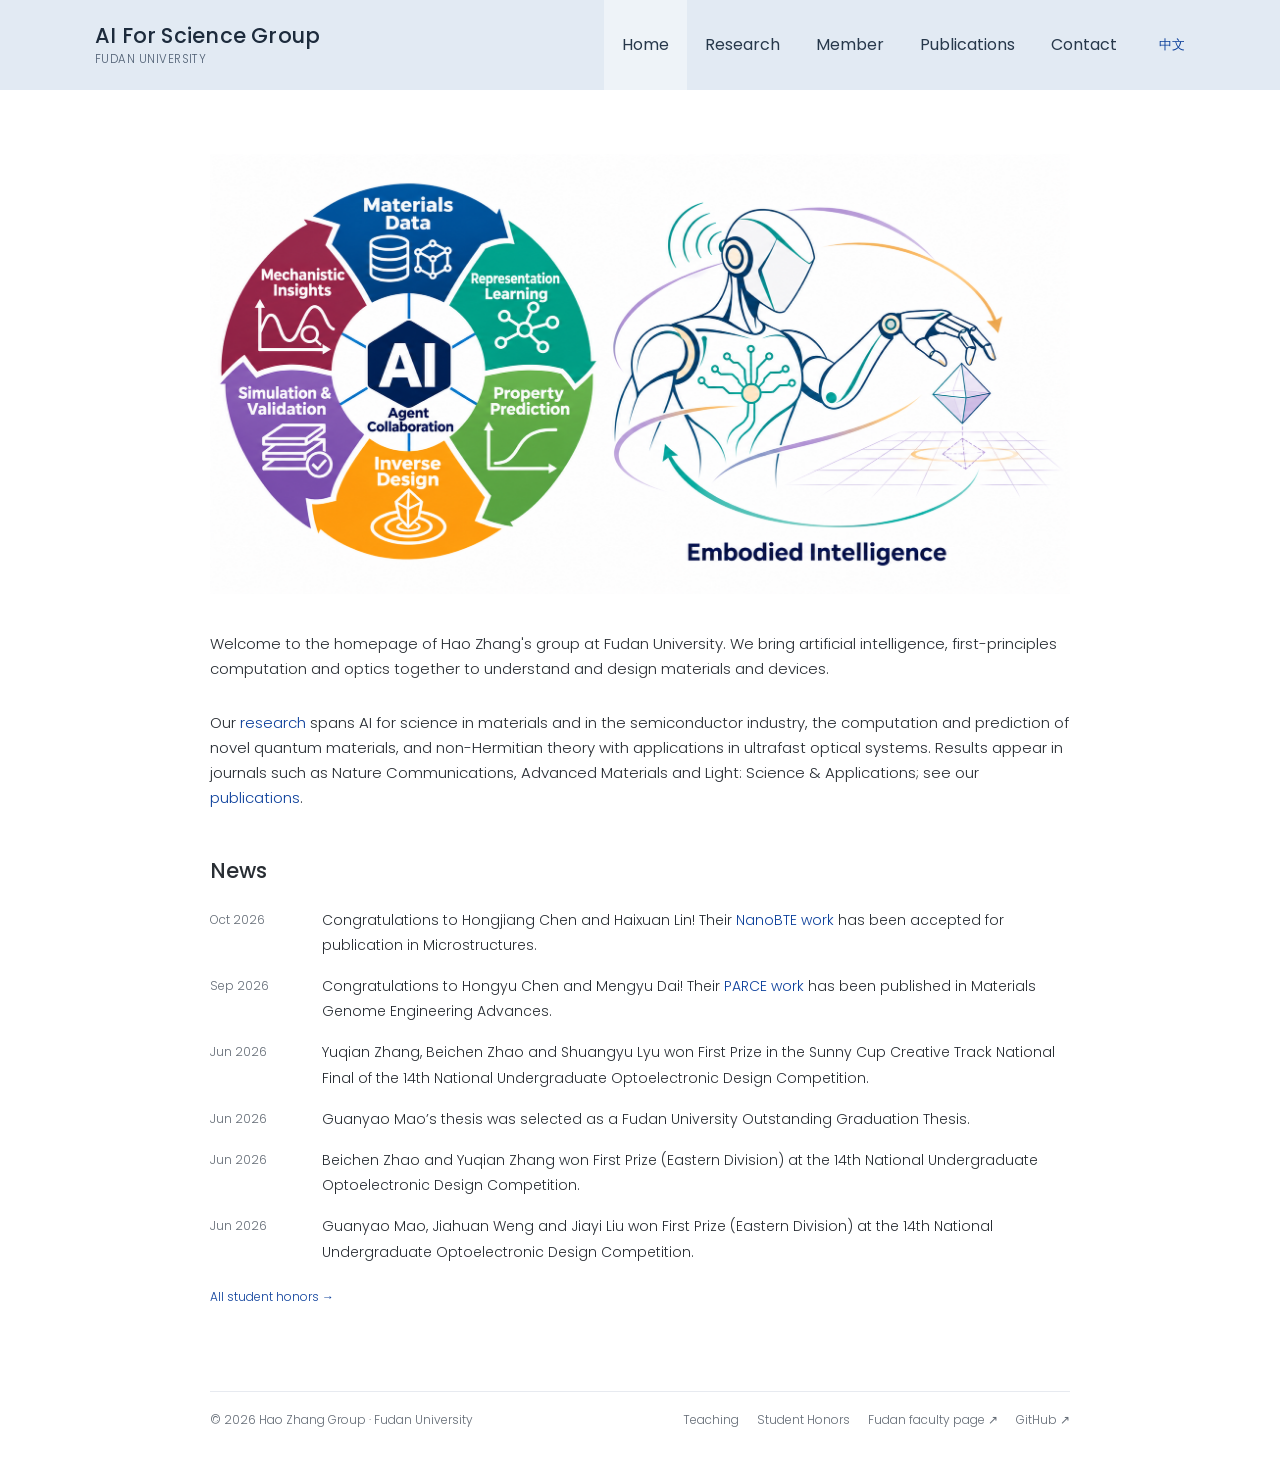
<file: index.html>
<!doctype html>
<html lang="en">
<head>
  <meta charset="utf-8">
  <meta name="viewport" content="width=device-width, initial-scale=1">
  <title>Hao Zhang · Fudan University</title>
  <meta name="description" content="Hao Zhang&#x27;s research group at Fudan University: AI for science in materials and semiconductors, quantum materials, and non-Hermitian photonics.">
  <meta name="theme-color" content="#e2eaf3">
  <meta property="og:type" content="website">
  <meta property="og:title" content="Hao Zhang · Fudan University">
  <meta property="og:description" content="Hao Zhang&#x27;s research group at Fudan University: AI for science in materials and semiconductors, quantum materials, and non-Hermitian photonics.">
  <link rel="alternate" hreflang="en" href="https://fduai4s.github.io/">
  <link rel="alternate" hreflang="zh-CN" href="https://fduai4s.github.io/zh/">
  <link rel="canonical" href="https://fduai4s.github.io/">
  <meta property="og:url" content="https://fduai4s.github.io/">
  <meta property="og:image" content="https://fduai4s.github.io/images/hero2.png">
  <link rel="icon" href="/favicon.svg" type="image/svg+xml">
  <link rel="stylesheet" href="/assets/css/site.css">
</head>
<body class="page-home">
  <a class="skip-link" href="#main-content">Skip to content</a>
  <header class="site-header">
    <div class="header-inner">
      <a class="site-identity" href="/">
        <span class="identity-name">AI For Science Group</span>
        <span class="identity-sub">Fudan University</span>
      </a>
      <nav class="primary-navigation" aria-label="Main navigation">
        <a href="/" aria-current="page">Home</a>
        <a href="/research/">Research</a>
        <a href="/member/">Member</a>
        <a href="/publications/">Publications</a>
        <a href="/contact/">Contact</a>
      </nav>
      <a class="language-switch" href="/zh/" lang="zh-CN" hreflang="zh-CN" aria-label="切换到中文">中文</a>
    </div>
  </header>

<main id="main-content" class="site-container site-main">
  <h1 class="visually-hidden">Hao Zhang · Fudan University</h1>
  <figure class="home-hero">
    <img src="/images/hero2.png" width="1800" height="1012" fetchpriority="high" alt="Illustration of forward analysis and reverse engineering of perovskite solar-cell materials with machine learning.">
  </figure>
  <div class="home-introduction">
<p>Welcome to the homepage of Hao Zhang's group at Fudan University. We bring artificial intelligence, first-principles computation and optics together to understand and design materials and devices.</p>
<p>Our <a href="/research/">research</a> spans AI for science in materials and in the semiconductor industry, the computation and prediction of novel quantum materials, and non-Hermitian theory with applications in ultrafast optical systems. Results appear in journals such as Nature Communications, Advanced Materials and Light: Science &amp; Applications; see our <a href="/publications/">publications</a>.</p>
  </div>

  <section class="home-news" aria-labelledby="news-heading">
    <h2 id="news-heading">News</h2>
    <ul class="news-list">
    <li class="news-item">
      <time class="news-date" datetime="2026-10">Oct 2026</time>
      <div class="news-text">Congratulations to Hongjiang Chen and Haixuan Lin! Their <a href="/publications/#J146">NanoBTE work</a> has been accepted for publication in Microstructures.</div>
    </li>
    <li class="news-item">
      <time class="news-date" datetime="2026-09">Sep 2026</time>
      <div class="news-text">Congratulations to Hongyu Chen and Mengyu Dai! Their <a href="/publications/#J147">PARCE work</a> has been published in Materials Genome Engineering Advances.</div>
    </li>
    <li class="news-item">
      <time class="news-date" datetime="2026-06">Jun 2026</time>
      <div class="news-text">Yuqian Zhang, Beichen Zhao and Shuangyu Lyu won First Prize in the Sunny Cup Creative Track National Final of the 14th National Undergraduate Optoelectronic Design Competition.</div>
    </li>
    <li class="news-item">
      <time class="news-date" datetime="2026-06">Jun 2026</time>
      <div class="news-text">Guanyao Mao’s thesis was selected as a Fudan University Outstanding Graduation Thesis.</div>
    </li>
    <li class="news-item">
      <time class="news-date" datetime="2026-06">Jun 2026</time>
      <div class="news-text">Beichen Zhao and Yuqian Zhang won First Prize (Eastern Division) at the 14th National Undergraduate Optoelectronic Design Competition.</div>
    </li>
    <li class="news-item">
      <time class="news-date" datetime="2026-06">Jun 2026</time>
      <div class="news-text">Guanyao Mao, Jiahuan Weng and Jiayi Liu won First Prize (Eastern Division) at the 14th National Undergraduate Optoelectronic Design Competition.</div>
    </li>
    </ul>
    <a class="more-link" href="/member/#honors">All student honors →</a>
  </section>
</main>

  <footer class="site-footer">
    <div class="footer-meta">
      <span>© 2026 Hao Zhang Group · Fudan University</span>
      <div class="visit-counter" aria-label="Page view statistics">
        <span id="vercount_container_site_pv" style="display: none">Total views <span id="vercount_value_site_pv"></span></span>
        <span id="vercount_container_page_pv" style="display: none">This page <span id="vercount_value_page_pv"></span></span>
      </div>
    </div>
    <nav aria-label="More information">
      <a href="/teaching/">Teaching</a>
      <a href="/member/#honors">Student Honors</a>
      <a href="https://optics.fudan.edu.cn/2a/11/c39771a469521/page.htm">Fudan faculty page ↗</a>
      <a href="https://github.com/fduai4s">GitHub ↗</a>
    </nav>
  </footer>
  <script defer src="https://events.vercount.one/js"></script>
</body>
</html>
</file>
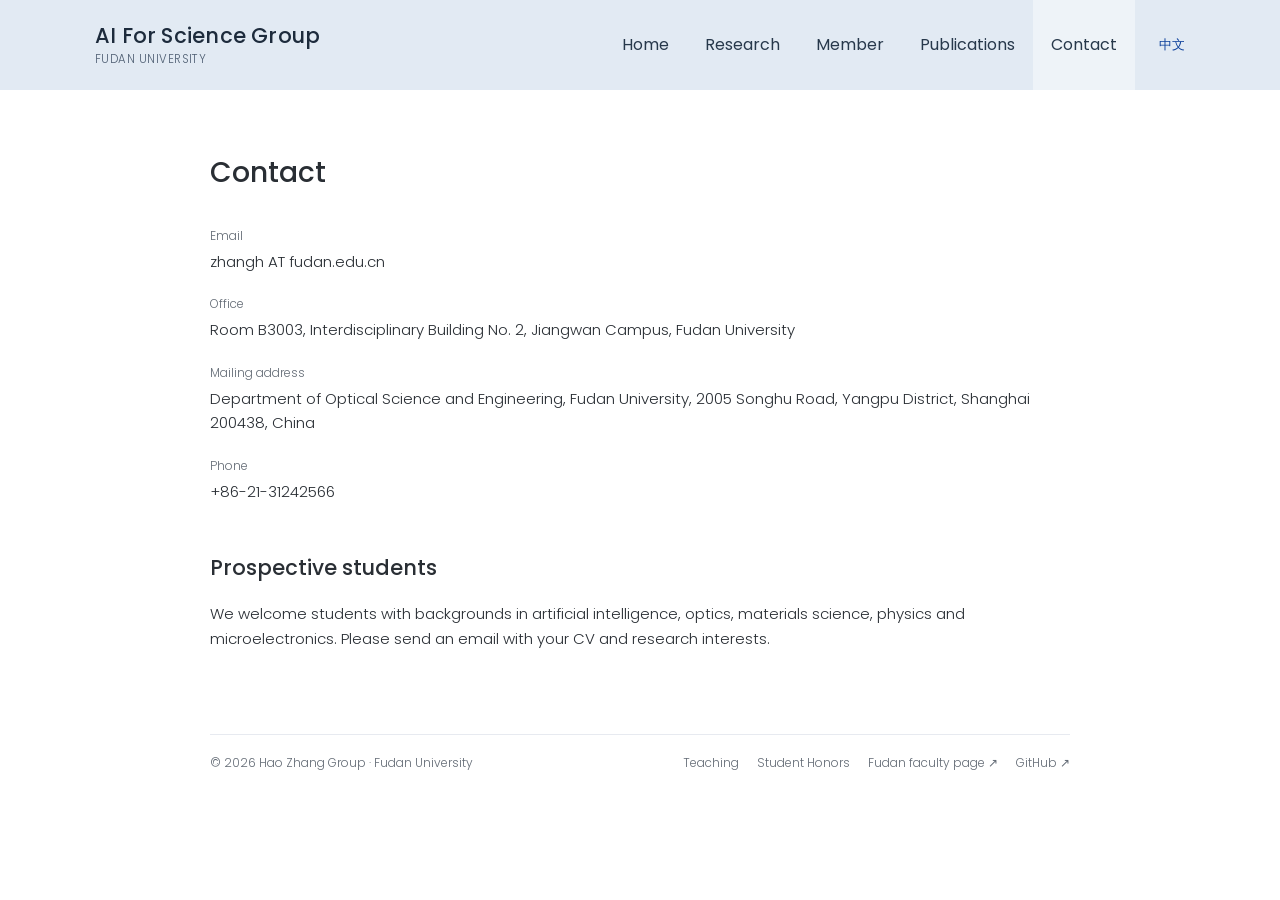
<file: contact/index.html>
<!doctype html>
<html lang="en">
<head>
  <meta charset="utf-8">
  <meta name="viewport" content="width=device-width, initial-scale=1">
  <title>Contact · Hao Zhang · Fudan University</title>
  <meta name="description" content="Hao Zhang&#x27;s research group at Fudan University: AI for science in materials and semiconductors, quantum materials, and non-Hermitian photonics.">
  <meta name="theme-color" content="#e2eaf3">
  <meta property="og:type" content="website">
  <meta property="og:title" content="Contact · Hao Zhang · Fudan University">
  <meta property="og:description" content="Hao Zhang&#x27;s research group at Fudan University: AI for science in materials and semiconductors, quantum materials, and non-Hermitian photonics.">
  <link rel="alternate" hreflang="en" href="https://fduai4s.github.io/contact/">
  <link rel="alternate" hreflang="zh-CN" href="https://fduai4s.github.io/zh/contact/">
  <link rel="canonical" href="https://fduai4s.github.io/contact/">
  <meta property="og:url" content="https://fduai4s.github.io/contact/">
  <meta property="og:image" content="https://fduai4s.github.io/images/hero2.png">
  <link rel="icon" href="/favicon.svg" type="image/svg+xml">
  <link rel="stylesheet" href="/assets/css/site.css">
</head>
<body class="page-contact">
  <a class="skip-link" href="#main-content">Skip to content</a>
  <header class="site-header">
    <div class="header-inner">
      <a class="site-identity" href="/">
        <span class="identity-name">AI For Science Group</span>
        <span class="identity-sub">Fudan University</span>
      </a>
      <nav class="primary-navigation" aria-label="Main navigation">
        <a href="/">Home</a>
        <a href="/research/">Research</a>
        <a href="/member/">Member</a>
        <a href="/publications/">Publications</a>
        <a href="/contact/" aria-current="page">Contact</a>
      </nav>
      <a class="language-switch" href="/zh/contact/" lang="zh-CN" hreflang="zh-CN" aria-label="切换到中文">中文</a>
    </div>
  </header>

<main id="main-content" class="site-container site-main">
  <h1>Contact</h1>
  <dl class="contact-list">
    <dt>Email</dt><dd>zhangh AT fudan.edu.cn</dd>
    <dt>Office</dt><dd>Room B3003, Interdisciplinary Building No. 2, Jiangwan Campus, Fudan University</dd>
    <dt>Mailing address</dt><dd>Department of Optical Science and Engineering, Fudan University, 2005 Songhu Road, Yangpu District, Shanghai 200438, China</dd>
    <dt>Phone</dt><dd>+86-21-31242566</dd>
  </dl>
  <h2>Prospective students</h2>
  <p>We welcome students with backgrounds in artificial intelligence, optics, materials science, physics and microelectronics. Please send an email with your CV and research interests.</p>
</main>

  <footer class="site-footer">
    <div class="footer-meta">
      <span>© 2026 Hao Zhang Group · Fudan University</span>
      <div class="visit-counter" aria-label="Page view statistics">
        <span id="vercount_container_site_pv" style="display: none">Total views <span id="vercount_value_site_pv"></span></span>
        <span id="vercount_container_page_pv" style="display: none">This page <span id="vercount_value_page_pv"></span></span>
      </div>
    </div>
    <nav aria-label="More information">
      <a href="/teaching/">Teaching</a>
      <a href="/member/#honors">Student Honors</a>
      <a href="https://optics.fudan.edu.cn/2a/11/c39771a469521/page.htm">Fudan faculty page ↗</a>
      <a href="https://github.com/fduai4s">GitHub ↗</a>
    </nav>
  </footer>
  <script defer src="https://events.vercount.one/js"></script>
</body>
</html>
</file>
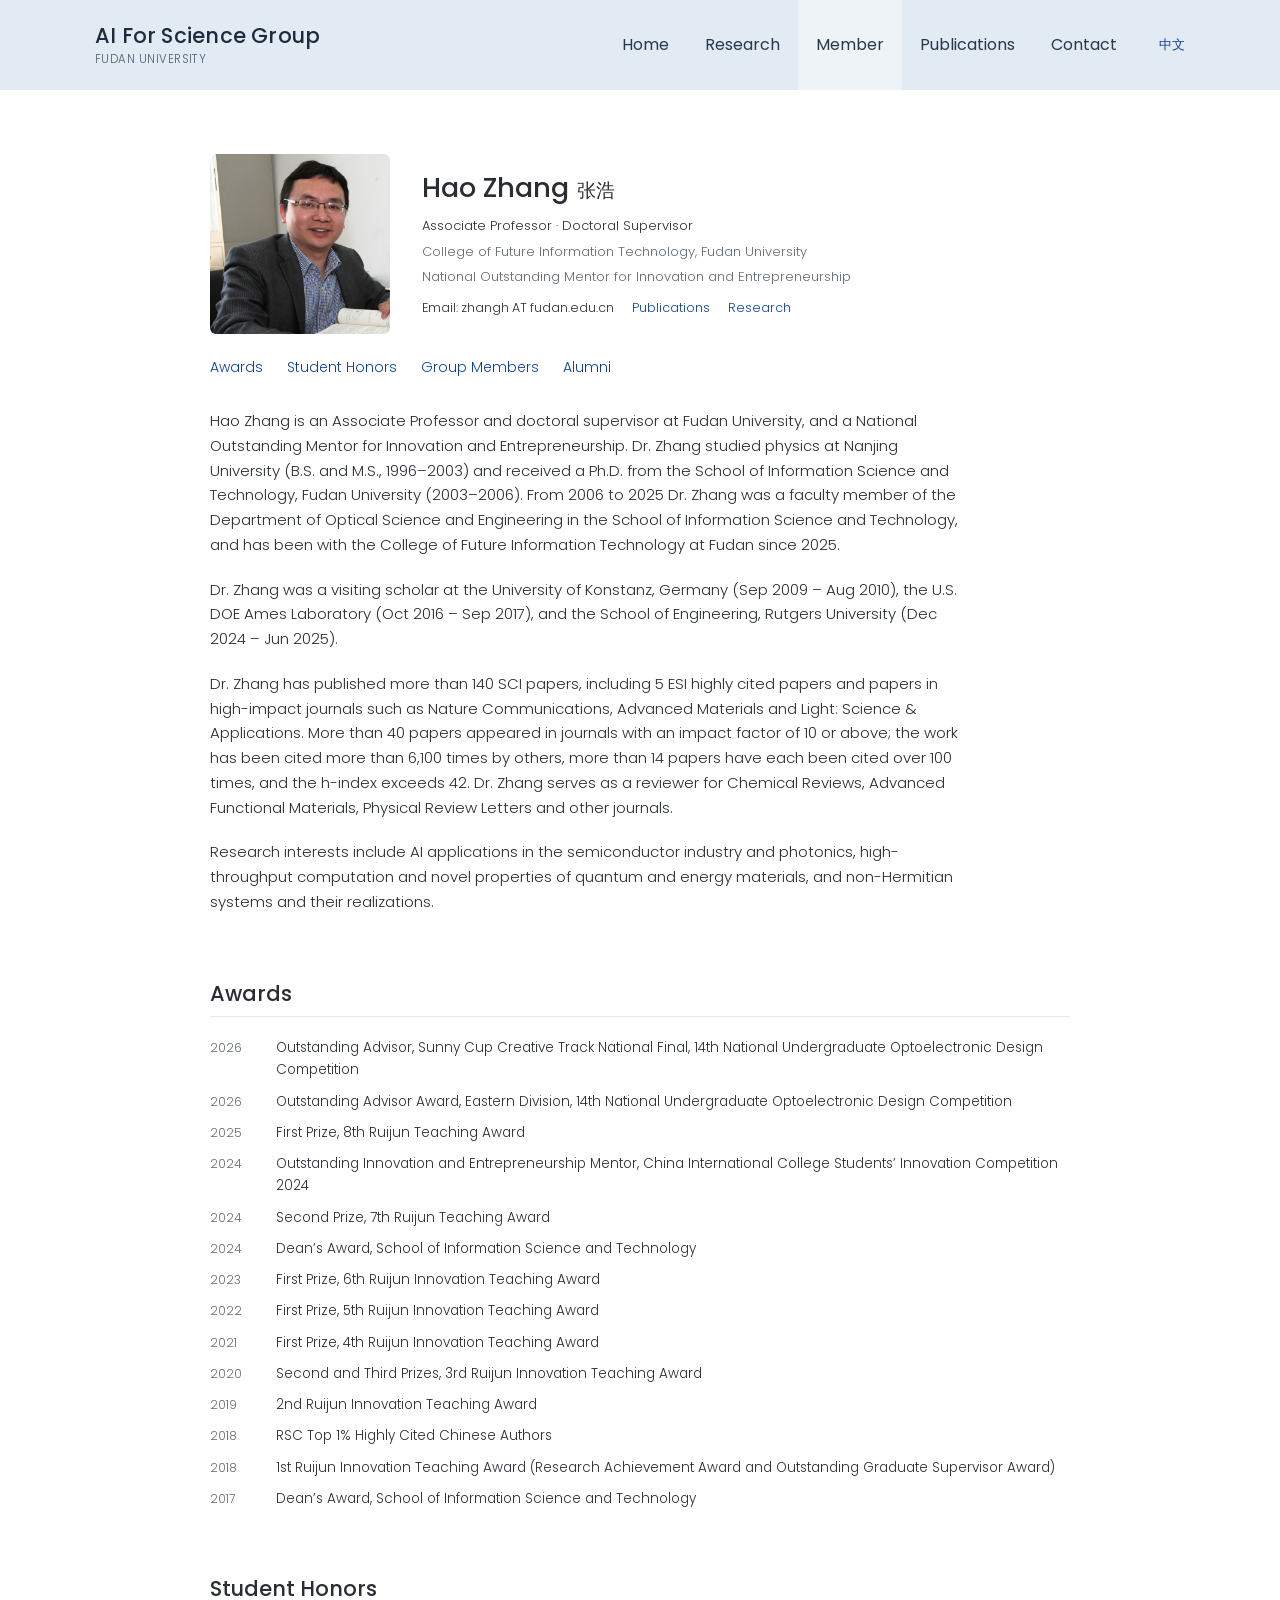
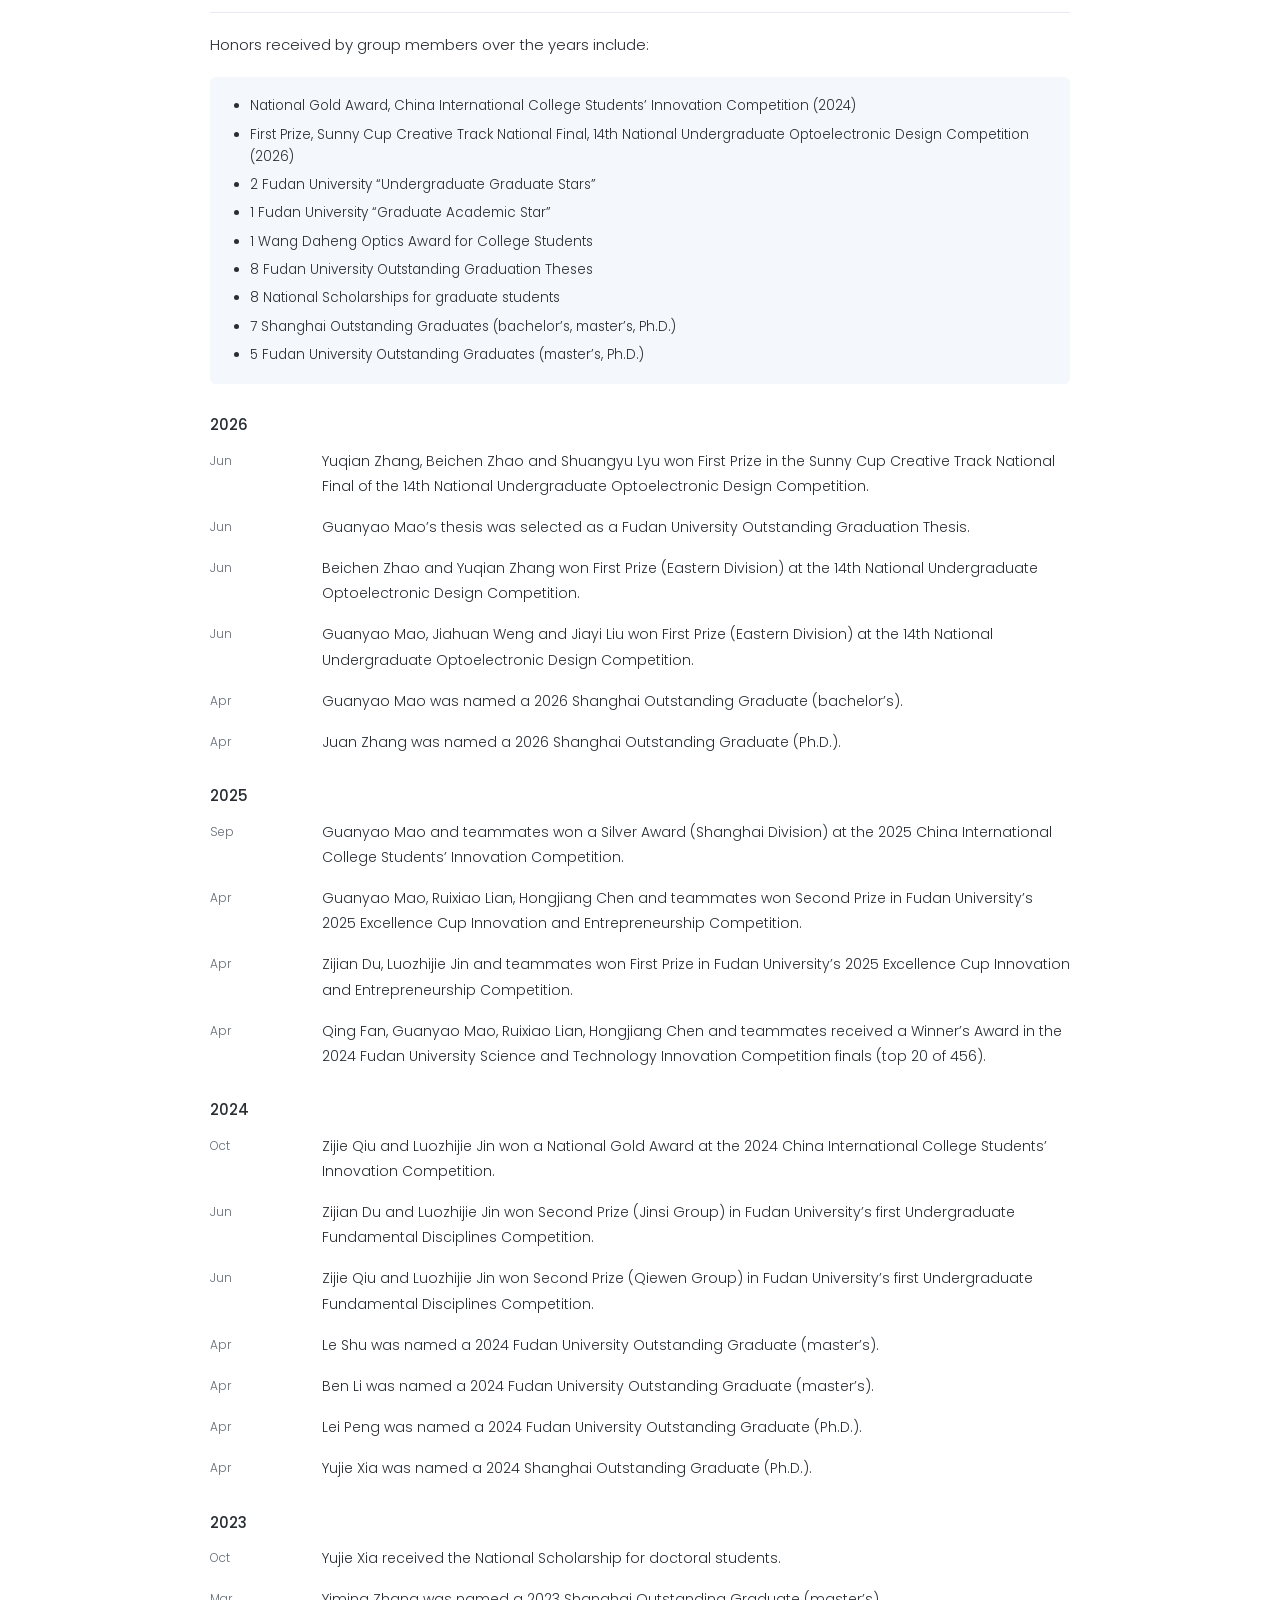
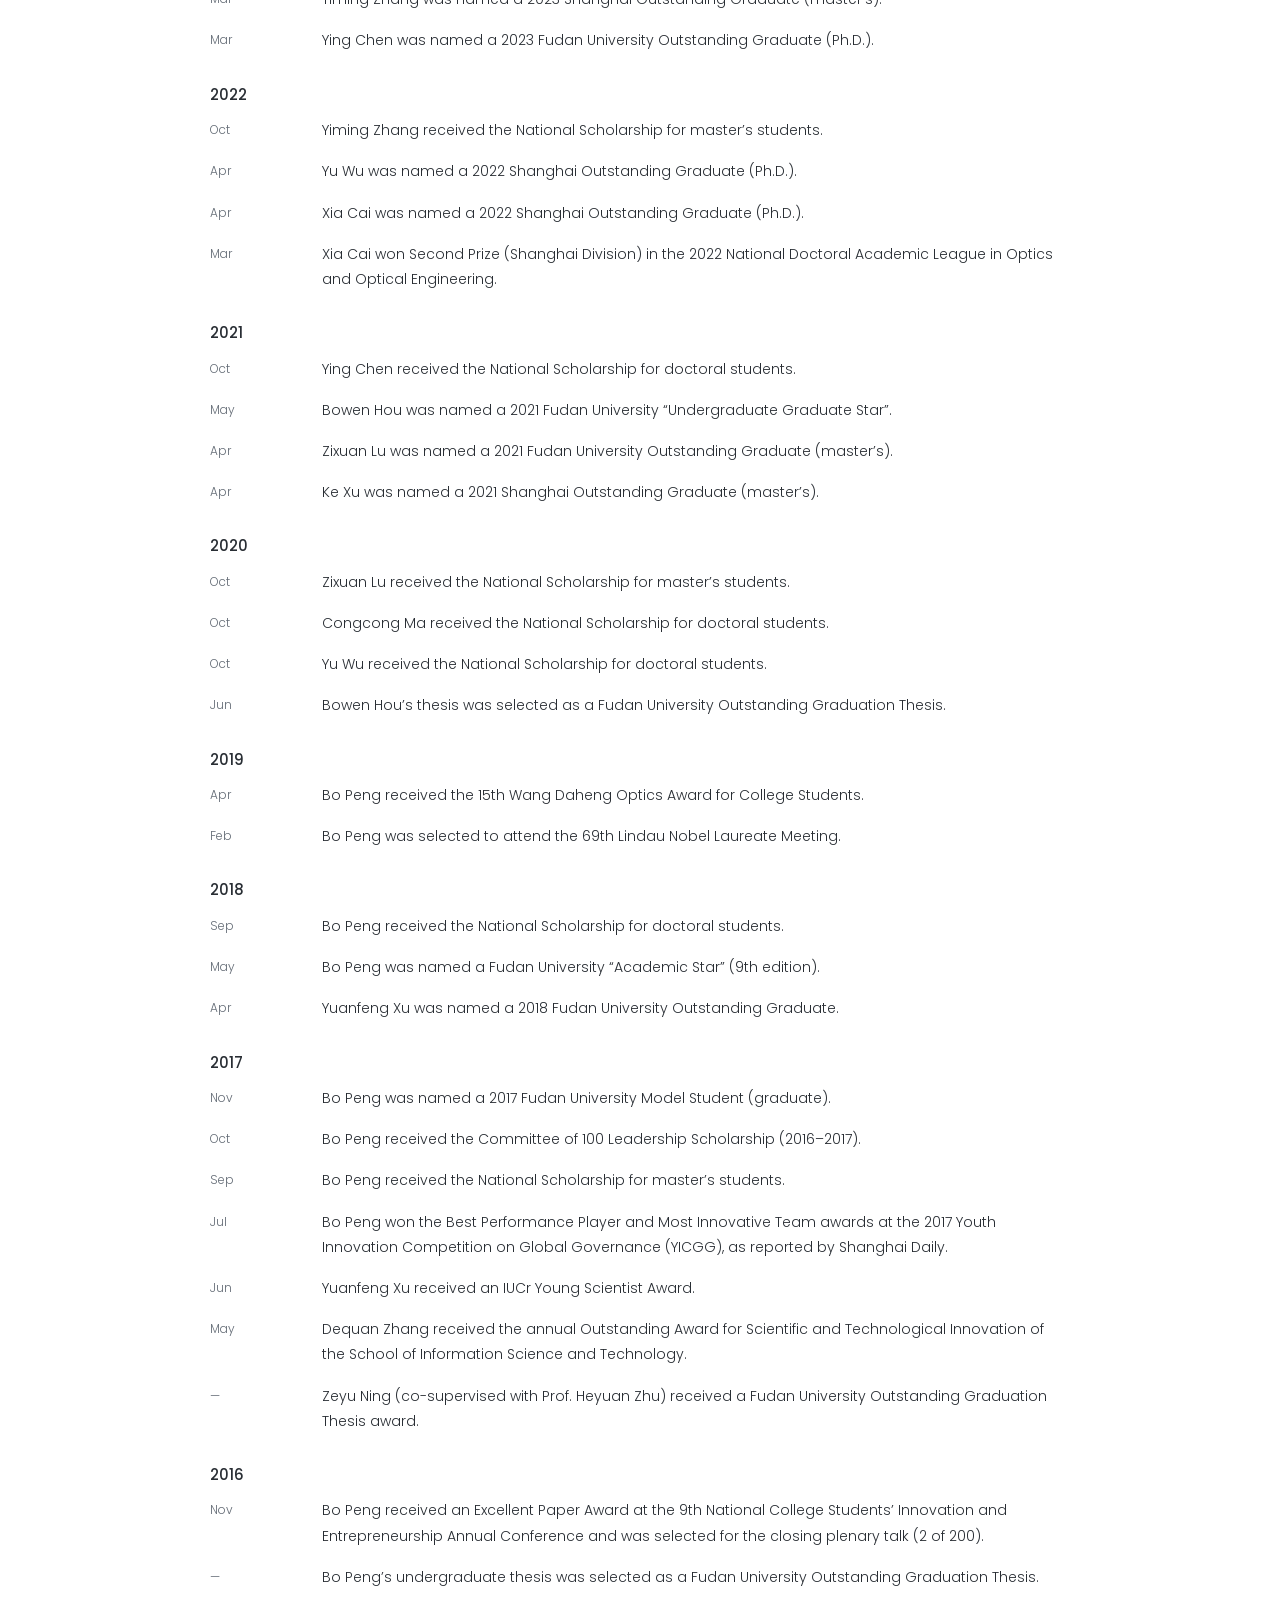
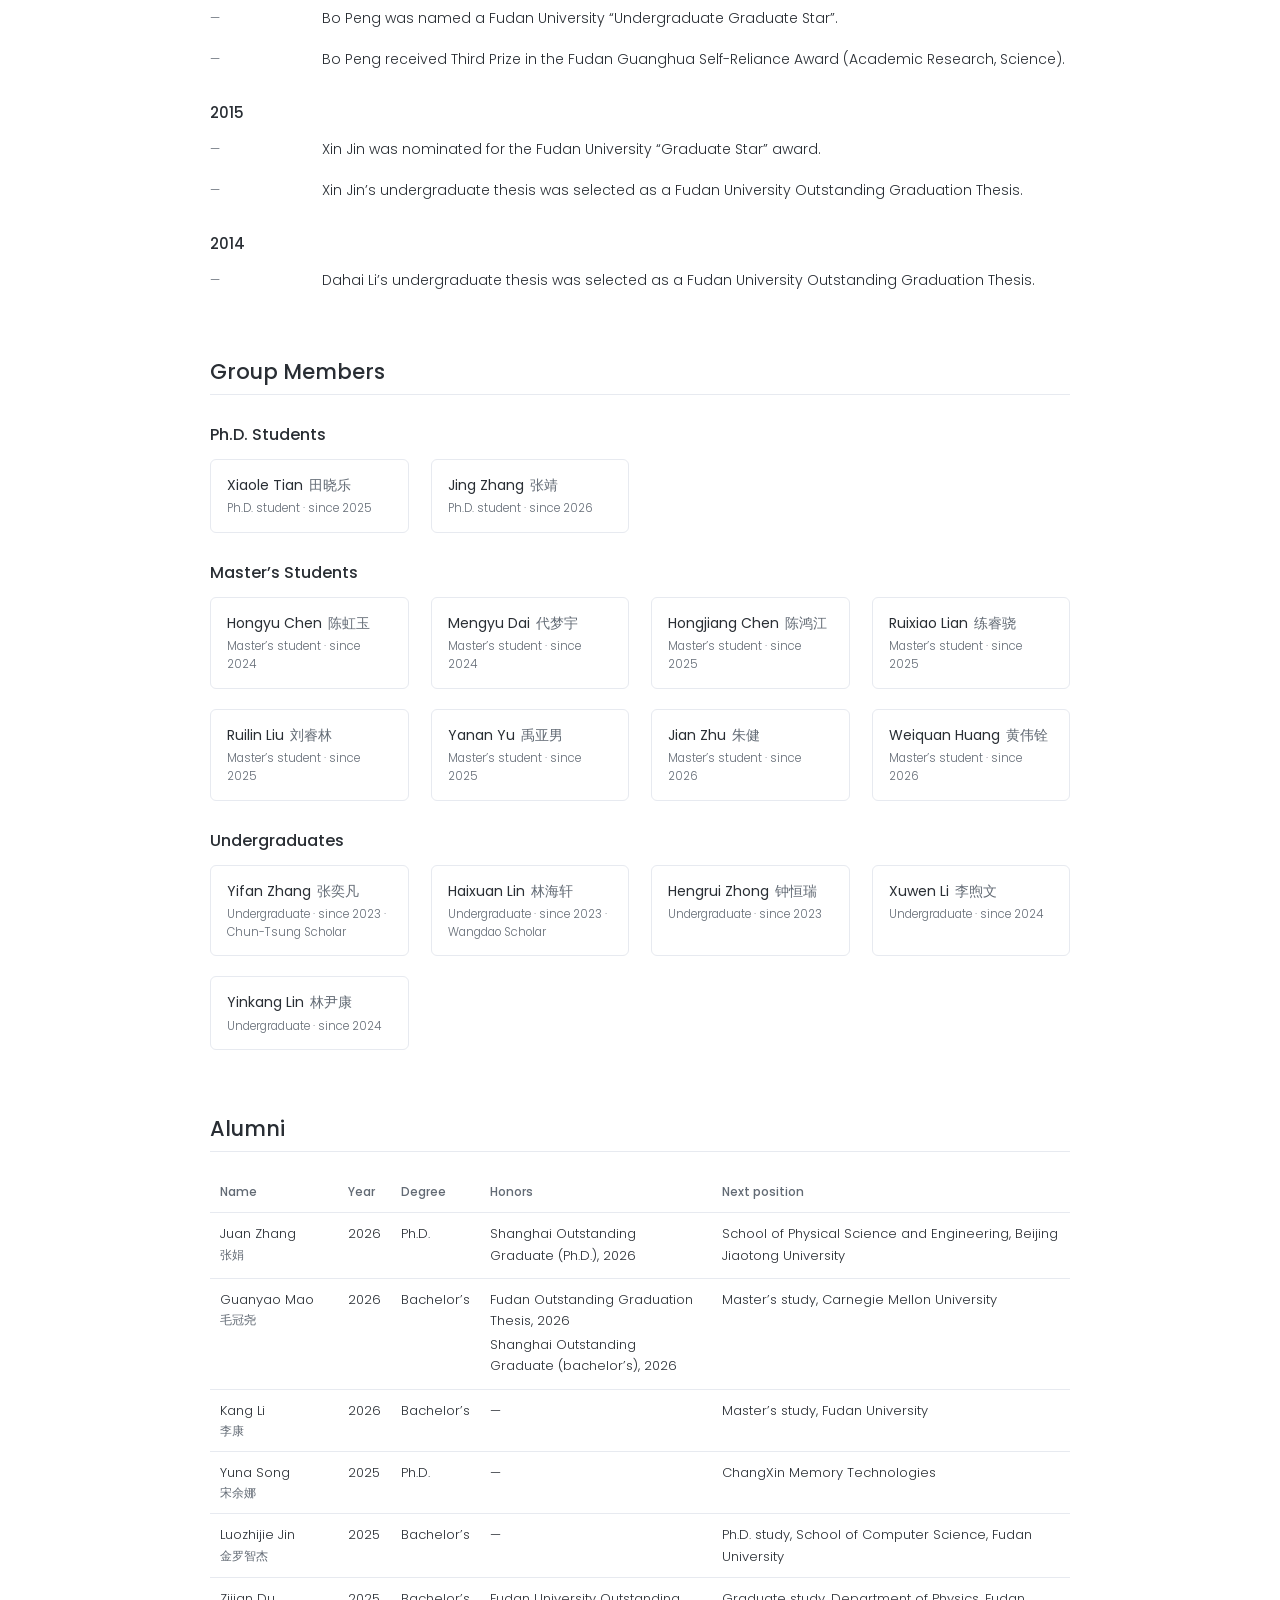
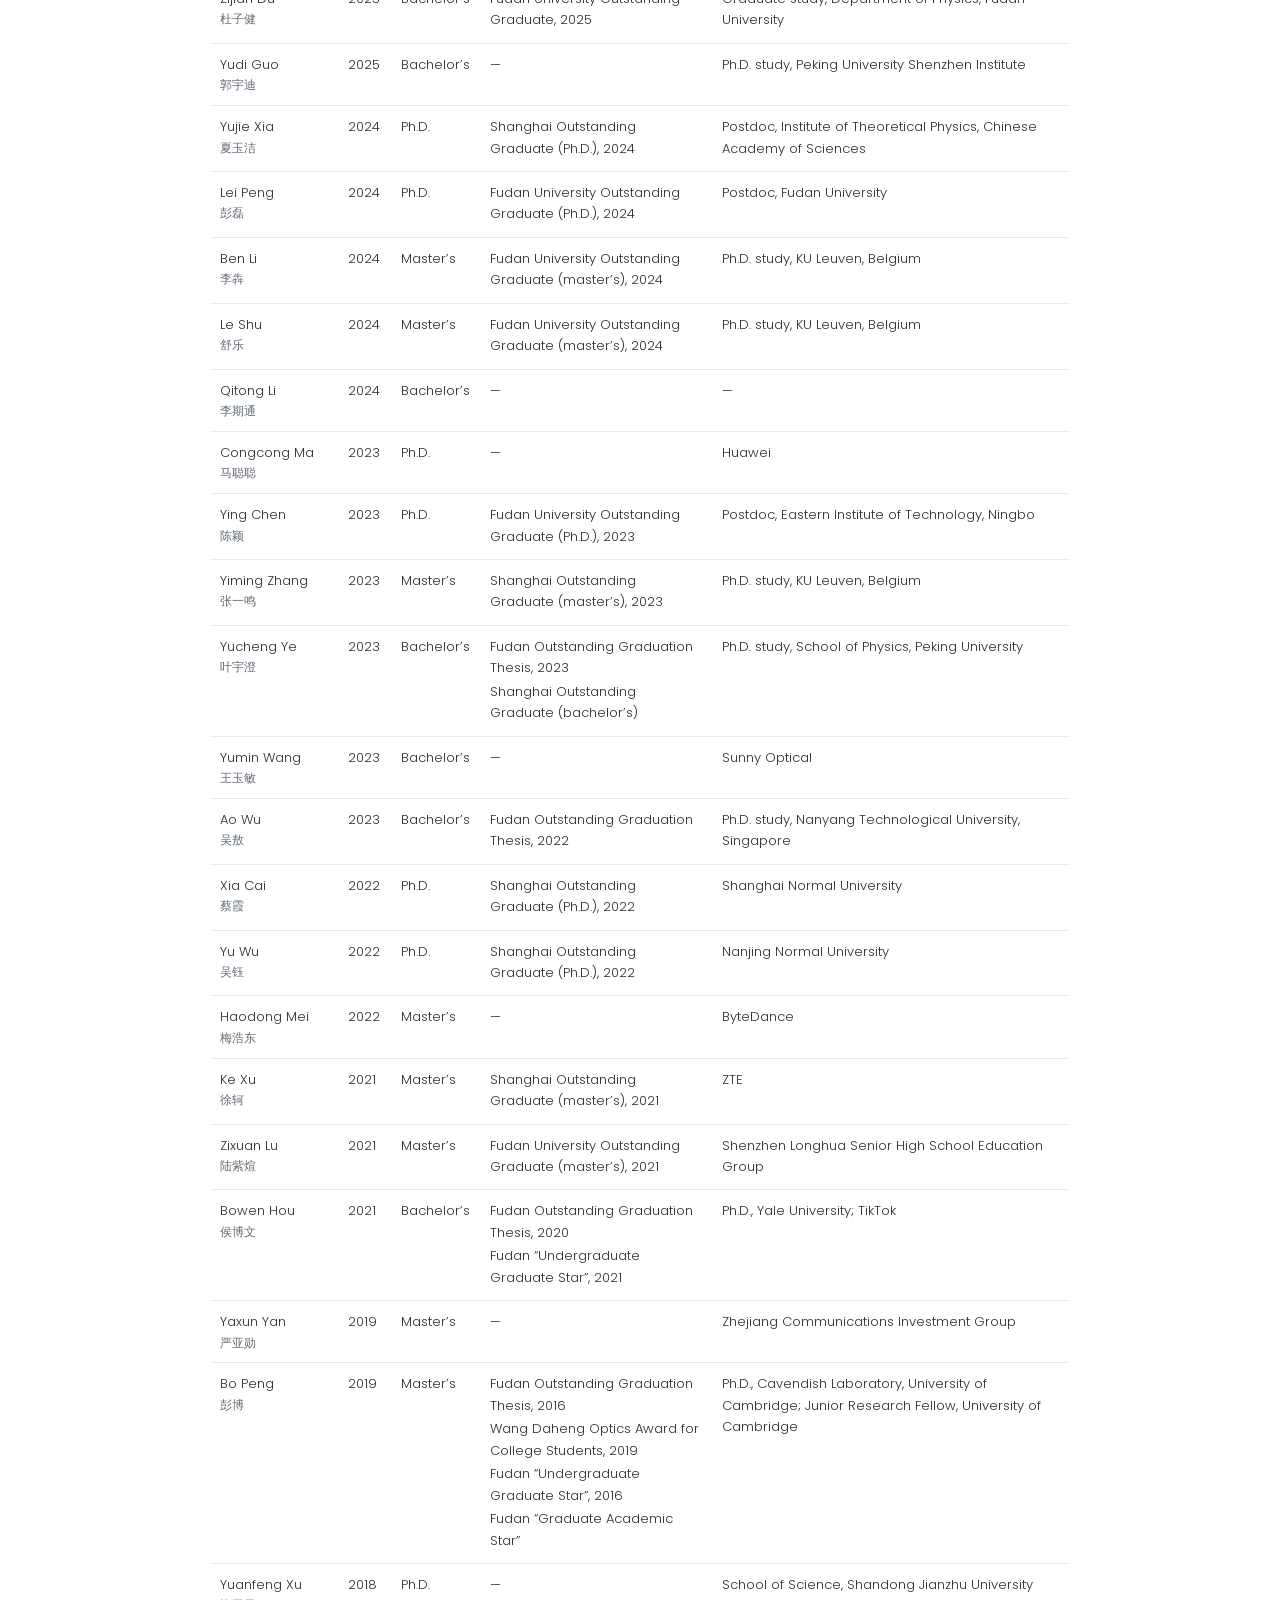
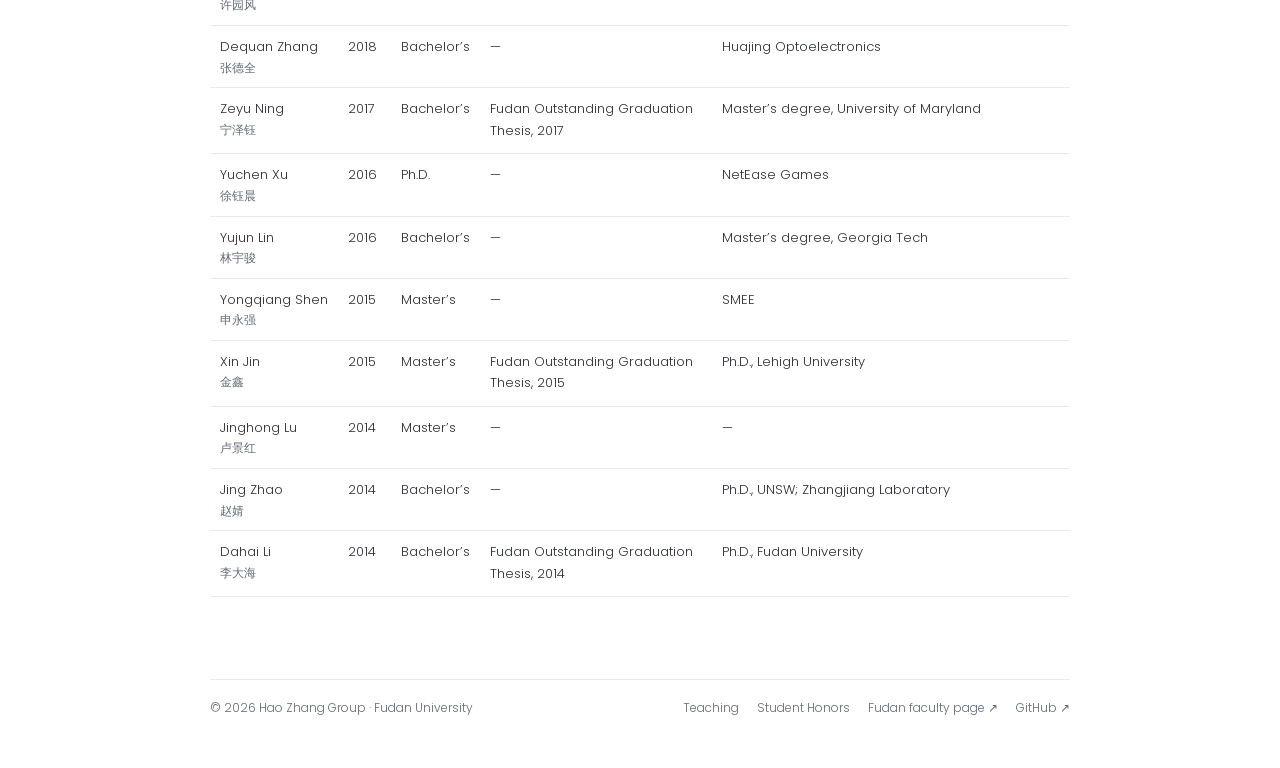
<file: member/index.html>
<!doctype html>
<html lang="en">
<head>
  <meta charset="utf-8">
  <meta name="viewport" content="width=device-width, initial-scale=1">
  <title>Member · Hao Zhang · Fudan University</title>
  <meta name="description" content="Hao Zhang&#x27;s research group at Fudan University: AI for science in materials and semiconductors, quantum materials, and non-Hermitian photonics.">
  <meta name="theme-color" content="#e2eaf3">
  <meta property="og:type" content="website">
  <meta property="og:title" content="Member · Hao Zhang · Fudan University">
  <meta property="og:description" content="Hao Zhang&#x27;s research group at Fudan University: AI for science in materials and semiconductors, quantum materials, and non-Hermitian photonics.">
  <link rel="alternate" hreflang="en" href="https://fduai4s.github.io/member/">
  <link rel="alternate" hreflang="zh-CN" href="https://fduai4s.github.io/zh/member/">
  <link rel="canonical" href="https://fduai4s.github.io/member/">
  <meta property="og:url" content="https://fduai4s.github.io/member/">
  <meta property="og:image" content="https://fduai4s.github.io/images/hero2.png">
  <link rel="icon" href="/favicon.svg" type="image/svg+xml">
  <link rel="stylesheet" href="/assets/css/site.css">
</head>
<body class="page-member">
  <a class="skip-link" href="#main-content">Skip to content</a>
  <header class="site-header">
    <div class="header-inner">
      <a class="site-identity" href="/">
        <span class="identity-name">AI For Science Group</span>
        <span class="identity-sub">Fudan University</span>
      </a>
      <nav class="primary-navigation" aria-label="Main navigation">
        <a href="/">Home</a>
        <a href="/research/">Research</a>
        <a href="/member/" aria-current="page">Member</a>
        <a href="/publications/">Publications</a>
        <a href="/contact/">Contact</a>
      </nav>
      <a class="language-switch" href="/zh/member/" lang="zh-CN" hreflang="zh-CN" aria-label="切换到中文">中文</a>
    </div>
  </header>

<main id="main-content" class="site-container site-main">
  <section class="person-header" aria-labelledby="pi-name">
    <img class="person-photo" src="/images/hao-zhang.jpg" width="600" height="600" alt="Hao Zhang">
    <div class="person-heading">
      <h1 id="pi-name">Hao Zhang<span class="person-name-zh">张浩</span></h1>
      <p>Associate Professor · Doctoral Supervisor</p>
      <p class="person-affiliation">College of Future Information Technology, Fudan University</p>
      <p class="person-affiliation">National Outstanding Mentor for Innovation and Entrepreneurship</p>
      <div class="person-links">
        <span>Email: zhangh AT fudan.edu.cn</span>
        <a href="/publications/">Publications</a>
        <a href="/research/">Research</a>
      </div>
    </div>
  </section>

  <nav class="section-nav" aria-label="Member">
    <a href="#awards">Awards</a> <a href="#honors">Student Honors</a>
    <a href="#members">Group Members</a> <a href="#alumni">Alumni</a>
  </nav>

  <div class="person-bio">
    <p>Hao Zhang is an Associate Professor and doctoral supervisor at Fudan University, and a National Outstanding Mentor for Innovation and Entrepreneurship. Dr. Zhang studied physics at Nanjing University (B.S. and M.S., 1996–2003) and received a Ph.D. from the School of Information Science and Technology, Fudan University (2003–2006). From 2006 to 2025 Dr. Zhang was a faculty member of the Department of Optical Science and Engineering in the School of Information Science and Technology, and has been with the College of Future Information Technology at Fudan since 2025.</p>
    <p>Dr. Zhang was a visiting scholar at the University of Konstanz, Germany (Sep 2009 – Aug 2010), the U.S. DOE Ames Laboratory (Oct 2016 – Sep 2017), and the School of Engineering, Rutgers University (Dec 2024 – Jun 2025).</p>
    <p>Dr. Zhang has published more than 140 SCI papers, including 5 ESI highly cited papers and papers in high-impact journals such as Nature Communications, Advanced Materials and Light: Science &amp; Applications. More than 40 papers appeared in journals with an impact factor of 10 or above; the work has been cited more than 6,100 times by others, more than 14 papers have each been cited over 100 times, and the h-index exceeds 42. Dr. Zhang serves as a reviewer for Chemical Reviews, Advanced Functional Materials, Physical Review Letters and other journals.</p>
    <p>Research interests include AI applications in the semiconductor industry and photonics, high-throughput computation and novel properties of quantum and energy materials, and non-Hermitian systems and their realizations.</p>
  </div>

  <section class="member-section" aria-labelledby="awards">
  <h2 id="awards">Awards</h2>
  <ul class="plain-list">
    <li><span class="year">2026</span><span>Outstanding Advisor, Sunny Cup Creative Track National Final, 14th National Undergraduate Optoelectronic Design Competition</span></li>
    <li><span class="year">2026</span><span>Outstanding Advisor Award, Eastern Division, 14th National Undergraduate Optoelectronic Design Competition</span></li>
    <li><span class="year">2025</span><span>First Prize, 8th Ruijun Teaching Award</span></li>
    <li><span class="year">2024</span><span>Outstanding Innovation and Entrepreneurship Mentor, China International College Students’ Innovation Competition 2024</span></li>
    <li><span class="year">2024</span><span>Second Prize, 7th Ruijun Teaching Award</span></li>
    <li><span class="year">2024</span><span>Dean’s Award, School of Information Science and Technology</span></li>
    <li><span class="year">2023</span><span>First Prize, 6th Ruijun Innovation Teaching Award</span></li>
    <li><span class="year">2022</span><span>First Prize, 5th Ruijun Innovation Teaching Award</span></li>
    <li><span class="year">2021</span><span>First Prize, 4th Ruijun Innovation Teaching Award</span></li>
    <li><span class="year">2020</span><span>Second and Third Prizes, 3rd Ruijun Innovation Teaching Award</span></li>
    <li><span class="year">2019</span><span>2nd Ruijun Innovation Teaching Award</span></li>
    <li><span class="year">2018</span><span>RSC Top 1% Highly Cited Chinese Authors</span></li>
    <li><span class="year">2018</span><span>1st Ruijun Innovation Teaching Award (Research Achievement Award and Outstanding Graduate Supervisor Award)</span></li>
    <li><span class="year">2017</span><span>Dean’s Award, School of Information Science and Technology</span></li>
  </ul>
  </section>

  <section class="member-section" aria-labelledby="honors">
  <h2 id="honors">Student Honors</h2>
  <p>Honors received by group members over the years include:</p>
  <ul class="summary-list">
    <li>National Gold Award, China International College Students’ Innovation Competition (2024)</li>
    <li>First Prize, Sunny Cup Creative Track National Final, 14th National Undergraduate Optoelectronic Design Competition (2026)</li>
    <li>2 Fudan University “Undergraduate Graduate Stars”</li>
    <li>1 Fudan University “Graduate Academic Star”</li>
    <li>1 Wang Daheng Optics Award for College Students</li>
    <li>8 Fudan University Outstanding Graduation Theses</li>
    <li>8 National Scholarships for graduate students</li>
    <li>7 Shanghai Outstanding Graduates (bachelor’s, master’s, Ph.D.)</li>
    <li>5 Fudan University Outstanding Graduates (master’s, Ph.D.)</li>
  </ul>
  <h3 class="timeline-year" id="honors-2026">2026</h3>
  <ul class="news-list">
    <li class="news-item">
      <time class="news-date" datetime="2026-06">Jun</time>
      <div class="news-text">Yuqian Zhang, Beichen Zhao and Shuangyu Lyu won First Prize in the Sunny Cup Creative Track National Final of the 14th National Undergraduate Optoelectronic Design Competition.</div>
    </li>
    <li class="news-item">
      <time class="news-date" datetime="2026-06">Jun</time>
      <div class="news-text">Guanyao Mao’s thesis was selected as a Fudan University Outstanding Graduation Thesis.</div>
    </li>
    <li class="news-item">
      <time class="news-date" datetime="2026-06">Jun</time>
      <div class="news-text">Beichen Zhao and Yuqian Zhang won First Prize (Eastern Division) at the 14th National Undergraduate Optoelectronic Design Competition.</div>
    </li>
    <li class="news-item">
      <time class="news-date" datetime="2026-06">Jun</time>
      <div class="news-text">Guanyao Mao, Jiahuan Weng and Jiayi Liu won First Prize (Eastern Division) at the 14th National Undergraduate Optoelectronic Design Competition.</div>
    </li>
    <li class="news-item">
      <time class="news-date" datetime="2026-04">Apr</time>
      <div class="news-text">Guanyao Mao was named a 2026 Shanghai Outstanding Graduate (bachelor’s).</div>
    </li>
    <li class="news-item">
      <time class="news-date" datetime="2026-04">Apr</time>
      <div class="news-text">Juan Zhang was named a 2026 Shanghai Outstanding Graduate (Ph.D.).</div>
    </li>
  </ul>
  <h3 class="timeline-year" id="honors-2025">2025</h3>
  <ul class="news-list">
    <li class="news-item">
      <time class="news-date" datetime="2025-09">Sep</time>
      <div class="news-text">Guanyao Mao and teammates won a Silver Award (Shanghai Division) at the 2025 China International College Students’ Innovation Competition.</div>
    </li>
    <li class="news-item">
      <time class="news-date" datetime="2025-04">Apr</time>
      <div class="news-text">Guanyao Mao, Ruixiao Lian, Hongjiang Chen and teammates won Second Prize in Fudan University’s 2025 Excellence Cup Innovation and Entrepreneurship Competition.</div>
    </li>
    <li class="news-item">
      <time class="news-date" datetime="2025-04">Apr</time>
      <div class="news-text">Zijian Du, Luozhijie Jin and teammates won First Prize in Fudan University’s 2025 Excellence Cup Innovation and Entrepreneurship Competition.</div>
    </li>
    <li class="news-item">
      <time class="news-date" datetime="2025-04">Apr</time>
      <div class="news-text">Qing Fan, Guanyao Mao, Ruixiao Lian, Hongjiang Chen and teammates received a Winner’s Award in the 2024 Fudan University Science and Technology Innovation Competition finals (top 20 of 456).</div>
    </li>
  </ul>
  <h3 class="timeline-year" id="honors-2024">2024</h3>
  <ul class="news-list">
    <li class="news-item">
      <time class="news-date" datetime="2024-10">Oct</time>
      <div class="news-text">Zijie Qiu and Luozhijie Jin won a National Gold Award at the 2024 China International College Students’ Innovation Competition.</div>
    </li>
    <li class="news-item">
      <time class="news-date" datetime="2024-06">Jun</time>
      <div class="news-text">Zijian Du and Luozhijie Jin won Second Prize (Jinsi Group) in Fudan University’s first Undergraduate Fundamental Disciplines Competition.</div>
    </li>
    <li class="news-item">
      <time class="news-date" datetime="2024-06">Jun</time>
      <div class="news-text">Zijie Qiu and Luozhijie Jin won Second Prize (Qiewen Group) in Fudan University’s first Undergraduate Fundamental Disciplines Competition.</div>
    </li>
    <li class="news-item">
      <time class="news-date" datetime="2024-04">Apr</time>
      <div class="news-text">Le Shu was named a 2024 Fudan University Outstanding Graduate (master’s).</div>
    </li>
    <li class="news-item">
      <time class="news-date" datetime="2024-04">Apr</time>
      <div class="news-text">Ben Li was named a 2024 Fudan University Outstanding Graduate (master’s).</div>
    </li>
    <li class="news-item">
      <time class="news-date" datetime="2024-04">Apr</time>
      <div class="news-text">Lei Peng was named a 2024 Fudan University Outstanding Graduate (Ph.D.).</div>
    </li>
    <li class="news-item">
      <time class="news-date" datetime="2024-04">Apr</time>
      <div class="news-text">Yujie Xia was named a 2024 Shanghai Outstanding Graduate (Ph.D.).</div>
    </li>
  </ul>
  <h3 class="timeline-year" id="honors-2023">2023</h3>
  <ul class="news-list">
    <li class="news-item">
      <time class="news-date" datetime="2023-10">Oct</time>
      <div class="news-text">Yujie Xia received the National Scholarship for doctoral students.</div>
    </li>
    <li class="news-item">
      <time class="news-date" datetime="2023-03">Mar</time>
      <div class="news-text">Yiming Zhang was named a 2023 Shanghai Outstanding Graduate (master’s).</div>
    </li>
    <li class="news-item">
      <time class="news-date" datetime="2023-03">Mar</time>
      <div class="news-text">Ying Chen was named a 2023 Fudan University Outstanding Graduate (Ph.D.).</div>
    </li>
  </ul>
  <h3 class="timeline-year" id="honors-2022">2022</h3>
  <ul class="news-list">
    <li class="news-item">
      <time class="news-date" datetime="2022-10">Oct</time>
      <div class="news-text">Yiming Zhang received the National Scholarship for master’s students.</div>
    </li>
    <li class="news-item">
      <time class="news-date" datetime="2022-04">Apr</time>
      <div class="news-text">Yu Wu was named a 2022 Shanghai Outstanding Graduate (Ph.D.).</div>
    </li>
    <li class="news-item">
      <time class="news-date" datetime="2022-04">Apr</time>
      <div class="news-text">Xia Cai was named a 2022 Shanghai Outstanding Graduate (Ph.D.).</div>
    </li>
    <li class="news-item">
      <time class="news-date" datetime="2022-03">Mar</time>
      <div class="news-text">Xia Cai won Second Prize (Shanghai Division) in the 2022 National Doctoral Academic League in Optics and Optical Engineering.</div>
    </li>
  </ul>
  <h3 class="timeline-year" id="honors-2021">2021</h3>
  <ul class="news-list">
    <li class="news-item">
      <time class="news-date" datetime="2021-10">Oct</time>
      <div class="news-text">Ying Chen received the National Scholarship for doctoral students.</div>
    </li>
    <li class="news-item">
      <time class="news-date" datetime="2021-05">May</time>
      <div class="news-text">Bowen Hou was named a 2021 Fudan University “Undergraduate Graduate Star”.</div>
    </li>
    <li class="news-item">
      <time class="news-date" datetime="2021-04">Apr</time>
      <div class="news-text">Zixuan Lu was named a 2021 Fudan University Outstanding Graduate (master’s).</div>
    </li>
    <li class="news-item">
      <time class="news-date" datetime="2021-04">Apr</time>
      <div class="news-text">Ke Xu was named a 2021 Shanghai Outstanding Graduate (master’s).</div>
    </li>
  </ul>
  <h3 class="timeline-year" id="honors-2020">2020</h3>
  <ul class="news-list">
    <li class="news-item">
      <time class="news-date" datetime="2020-10">Oct</time>
      <div class="news-text">Zixuan Lu received the National Scholarship for master’s students.</div>
    </li>
    <li class="news-item">
      <time class="news-date" datetime="2020-10">Oct</time>
      <div class="news-text">Congcong Ma received the National Scholarship for doctoral students.</div>
    </li>
    <li class="news-item">
      <time class="news-date" datetime="2020-10">Oct</time>
      <div class="news-text">Yu Wu received the National Scholarship for doctoral students.</div>
    </li>
    <li class="news-item">
      <time class="news-date" datetime="2020-06">Jun</time>
      <div class="news-text">Bowen Hou’s thesis was selected as a Fudan University Outstanding Graduation Thesis.</div>
    </li>
  </ul>
  <h3 class="timeline-year" id="honors-2019">2019</h3>
  <ul class="news-list">
    <li class="news-item">
      <time class="news-date" datetime="2019-04">Apr</time>
      <div class="news-text">Bo Peng received the 15th Wang Daheng Optics Award for College Students.</div>
    </li>
    <li class="news-item">
      <time class="news-date" datetime="2019-02">Feb</time>
      <div class="news-text">Bo Peng was selected to attend the 69th Lindau Nobel Laureate Meeting.</div>
    </li>
  </ul>
  <h3 class="timeline-year" id="honors-2018">2018</h3>
  <ul class="news-list">
    <li class="news-item">
      <time class="news-date" datetime="2018-09">Sep</time>
      <div class="news-text">Bo Peng received the National Scholarship for doctoral students.</div>
    </li>
    <li class="news-item">
      <time class="news-date" datetime="2018-05">May</time>
      <div class="news-text">Bo Peng was named a Fudan University “Academic Star” (9th edition).</div>
    </li>
    <li class="news-item">
      <time class="news-date" datetime="2018-04">Apr</time>
      <div class="news-text">Yuanfeng Xu was named a 2018 Fudan University Outstanding Graduate.</div>
    </li>
  </ul>
  <h3 class="timeline-year" id="honors-2017">2017</h3>
  <ul class="news-list">
    <li class="news-item">
      <time class="news-date" datetime="2017-11">Nov</time>
      <div class="news-text">Bo Peng was named a 2017 Fudan University Model Student (graduate).</div>
    </li>
    <li class="news-item">
      <time class="news-date" datetime="2017-10">Oct</time>
      <div class="news-text">Bo Peng received the Committee of 100 Leadership Scholarship (2016–2017).</div>
    </li>
    <li class="news-item">
      <time class="news-date" datetime="2017-09">Sep</time>
      <div class="news-text">Bo Peng received the National Scholarship for master’s students.</div>
    </li>
    <li class="news-item">
      <time class="news-date" datetime="2017-07">Jul</time>
      <div class="news-text">Bo Peng won the Best Performance Player and Most Innovative Team awards at the 2017 Youth Innovation Competition on Global Governance (YICGG), as reported by Shanghai Daily.</div>
    </li>
    <li class="news-item">
      <time class="news-date" datetime="2017-06">Jun</time>
      <div class="news-text">Yuanfeng Xu received an IUCr Young Scientist Award.</div>
    </li>
    <li class="news-item">
      <time class="news-date" datetime="2017-05">May</time>
      <div class="news-text">Dequan Zhang received the annual Outstanding Award for Scientific and Technological Innovation of the School of Information Science and Technology.</div>
    </li>
    <li class="news-item">
      <time class="news-date" datetime="2017">—</time>
      <div class="news-text">Zeyu Ning (co-supervised with Prof. Heyuan Zhu) received a Fudan University Outstanding Graduation Thesis award.</div>
    </li>
  </ul>
  <h3 class="timeline-year" id="honors-2016">2016</h3>
  <ul class="news-list">
    <li class="news-item">
      <time class="news-date" datetime="2016-11">Nov</time>
      <div class="news-text">Bo Peng received an Excellent Paper Award at the 9th National College Students’ Innovation and Entrepreneurship Annual Conference and was selected for the closing plenary talk (2 of 200).</div>
    </li>
    <li class="news-item">
      <time class="news-date" datetime="2016">—</time>
      <div class="news-text">Bo Peng’s undergraduate thesis was selected as a Fudan University Outstanding Graduation Thesis.</div>
    </li>
    <li class="news-item">
      <time class="news-date" datetime="2016">—</time>
      <div class="news-text">Bo Peng was named a Fudan University “Undergraduate Graduate Star”.</div>
    </li>
    <li class="news-item">
      <time class="news-date" datetime="2016">—</time>
      <div class="news-text">Bo Peng received Third Prize in the Fudan Guanghua Self-Reliance Award (Academic Research, Science).</div>
    </li>
  </ul>
  <h3 class="timeline-year" id="honors-2015">2015</h3>
  <ul class="news-list">
    <li class="news-item">
      <time class="news-date" datetime="2015">—</time>
      <div class="news-text">Xin Jin was nominated for the Fudan University “Graduate Star” award.</div>
    </li>
    <li class="news-item">
      <time class="news-date" datetime="2015">—</time>
      <div class="news-text">Xin Jin’s undergraduate thesis was selected as a Fudan University Outstanding Graduation Thesis.</div>
    </li>
  </ul>
  <h3 class="timeline-year" id="honors-2014">2014</h3>
  <ul class="news-list">
    <li class="news-item">
      <time class="news-date" datetime="2014">—</time>
      <div class="news-text">Dahai Li’s undergraduate thesis was selected as a Fudan University Outstanding Graduation Thesis.</div>
    </li>
  </ul>
  </section>

  <section class="member-section" aria-labelledby="members">
  <h2 id="members">Group Members</h2>
    <h3>Ph.D. Students</h3>
    <div class="people-grid">
      <div class="member-card"><h4>Xiaole Tian<span lang="zh-CN">田晓乐</span></h4><p>Ph.D. student · since 2025</p></div>
      <div class="member-card"><h4>Jing Zhang<span lang="zh-CN">张靖</span></h4><p>Ph.D. student · since 2026</p></div>
    </div>
    <h3>Master’s Students</h3>
    <div class="people-grid">
      <div class="member-card"><h4>Hongyu Chen<span lang="zh-CN">陈虹玉</span></h4><p>Master’s student · since 2024</p></div>
      <div class="member-card"><h4>Mengyu Dai<span lang="zh-CN">代梦宇</span></h4><p>Master’s student · since 2024</p></div>
      <div class="member-card"><h4>Hongjiang Chen<span lang="zh-CN">陈鸿江</span></h4><p>Master’s student · since 2025</p></div>
      <div class="member-card"><h4>Ruixiao Lian<span lang="zh-CN">练睿骁</span></h4><p>Master’s student · since 2025</p></div>
      <div class="member-card"><h4>Ruilin Liu<span lang="zh-CN">刘睿林</span></h4><p>Master’s student · since 2025</p></div>
      <div class="member-card"><h4>Yanan Yu<span lang="zh-CN">禹亚男</span></h4><p>Master’s student · since 2025</p></div>
      <div class="member-card"><h4>Jian Zhu<span lang="zh-CN">朱健</span></h4><p>Master’s student · since 2026</p></div>
      <div class="member-card"><h4>Weiquan Huang<span lang="zh-CN">黄伟铨</span></h4><p>Master’s student · since 2026</p></div>
    </div>
    <h3>Undergraduates</h3>
    <div class="people-grid">
      <div class="member-card"><h4>Yifan Zhang<span lang="zh-CN">张奕凡</span></h4><p>Undergraduate · since 2023 · Chun-Tsung Scholar</p></div>
      <div class="member-card"><h4>Haixuan Lin<span lang="zh-CN">林海轩</span></h4><p>Undergraduate · since 2023 · Wangdao Scholar</p></div>
      <div class="member-card"><h4>Hengrui Zhong<span lang="zh-CN">钟恒瑞</span></h4><p>Undergraduate · since 2023</p></div>
      <div class="member-card"><h4>Xuwen Li<span lang="zh-CN">李煦文</span></h4><p>Undergraduate · since 2024</p></div>
      <div class="member-card"><h4>Yinkang Lin<span lang="zh-CN">林尹康</span></h4><p>Undergraduate · since 2024</p></div>
    </div>
  </section>

  <section class="member-section" aria-labelledby="alumni">
  <h2 id="alumni">Alumni</h2>
  <div class="table-scroll">
  <table>
    <thead><tr><th>Name</th><th>Year</th><th>Degree</th><th>Honors</th><th>Next position</th></tr></thead>
    <tbody>
      <tr><td class="name">Juan Zhang<span>张娟</span></td><td>2026</td><td>Ph.D.</td><td><ul><li>Shanghai Outstanding Graduate (Ph.D.), 2026</li></ul></td><td>School of Physical Science and Engineering, Beijing Jiaotong University</td></tr>
      <tr><td class="name">Guanyao Mao<span>毛冠尧</span></td><td>2026</td><td>Bachelor’s</td><td><ul><li>Fudan Outstanding Graduation Thesis, 2026</li><li>Shanghai Outstanding Graduate (bachelor’s), 2026</li></ul></td><td>Master’s study, Carnegie Mellon University</td></tr>
      <tr><td class="name">Kang Li<span>李康</span></td><td>2026</td><td>Bachelor’s</td><td>—</td><td>Master’s study, Fudan University</td></tr>
      <tr><td class="name">Yuna Song<span>宋余娜</span></td><td>2025</td><td>Ph.D.</td><td>—</td><td>ChangXin Memory Technologies</td></tr>
      <tr><td class="name">Luozhijie Jin<span>金罗智杰</span></td><td>2025</td><td>Bachelor’s</td><td>—</td><td>Ph.D. study, School of Computer Science, Fudan University</td></tr>
      <tr><td class="name">Zijian Du<span>杜子健</span></td><td>2025</td><td>Bachelor’s</td><td><ul><li>Fudan University Outstanding Graduate, 2025</li></ul></td><td>Graduate study, Department of Physics, Fudan University</td></tr>
      <tr><td class="name">Yudi Guo<span>郭宇迪</span></td><td>2025</td><td>Bachelor’s</td><td>—</td><td>Ph.D. study, Peking University Shenzhen Institute</td></tr>
      <tr><td class="name">Yujie Xia<span>夏玉洁</span></td><td>2024</td><td>Ph.D.</td><td><ul><li>Shanghai Outstanding Graduate (Ph.D.), 2024</li></ul></td><td>Postdoc, Institute of Theoretical Physics, Chinese Academy of Sciences</td></tr>
      <tr><td class="name">Lei Peng<span>彭磊</span></td><td>2024</td><td>Ph.D.</td><td><ul><li>Fudan University Outstanding Graduate (Ph.D.), 2024</li></ul></td><td>Postdoc, Fudan University</td></tr>
      <tr><td class="name">Ben Li<span>李犇</span></td><td>2024</td><td>Master’s</td><td><ul><li>Fudan University Outstanding Graduate (master’s), 2024</li></ul></td><td>Ph.D. study, KU Leuven, Belgium</td></tr>
      <tr><td class="name">Le Shu<span>舒乐</span></td><td>2024</td><td>Master’s</td><td><ul><li>Fudan University Outstanding Graduate (master’s), 2024</li></ul></td><td>Ph.D. study, KU Leuven, Belgium</td></tr>
      <tr><td class="name">Qitong Li<span>李期通</span></td><td>2024</td><td>Bachelor’s</td><td>—</td><td>—</td></tr>
      <tr><td class="name">Congcong Ma<span>马聪聪</span></td><td>2023</td><td>Ph.D.</td><td>—</td><td>Huawei</td></tr>
      <tr><td class="name">Ying Chen<span>陈颖</span></td><td>2023</td><td>Ph.D.</td><td><ul><li>Fudan University Outstanding Graduate (Ph.D.), 2023</li></ul></td><td>Postdoc, Eastern Institute of Technology, Ningbo</td></tr>
      <tr><td class="name">Yiming Zhang<span>张一鸣</span></td><td>2023</td><td>Master’s</td><td><ul><li>Shanghai Outstanding Graduate (master’s), 2023</li></ul></td><td>Ph.D. study, KU Leuven, Belgium</td></tr>
      <tr><td class="name">Yucheng Ye<span>叶宇澄</span></td><td>2023</td><td>Bachelor’s</td><td><ul><li>Fudan Outstanding Graduation Thesis, 2023</li><li>Shanghai Outstanding Graduate (bachelor’s)</li></ul></td><td>Ph.D. study, School of Physics, Peking University</td></tr>
      <tr><td class="name">Yumin Wang<span>王玉敏</span></td><td>2023</td><td>Bachelor’s</td><td>—</td><td>Sunny Optical</td></tr>
      <tr><td class="name">Ao Wu<span>吴敖</span></td><td>2023</td><td>Bachelor’s</td><td><ul><li>Fudan Outstanding Graduation Thesis, 2022</li></ul></td><td>Ph.D. study, Nanyang Technological University, Singapore</td></tr>
      <tr><td class="name">Xia Cai<span>蔡霞</span></td><td>2022</td><td>Ph.D.</td><td><ul><li>Shanghai Outstanding Graduate (Ph.D.), 2022</li></ul></td><td>Shanghai Normal University</td></tr>
      <tr><td class="name">Yu Wu<span>吴钰</span></td><td>2022</td><td>Ph.D.</td><td><ul><li>Shanghai Outstanding Graduate (Ph.D.), 2022</li></ul></td><td>Nanjing Normal University</td></tr>
      <tr><td class="name">Haodong Mei<span>梅浩东</span></td><td>2022</td><td>Master’s</td><td>—</td><td>ByteDance</td></tr>
      <tr><td class="name">Ke Xu<span>徐轲</span></td><td>2021</td><td>Master’s</td><td><ul><li>Shanghai Outstanding Graduate (master’s), 2021</li></ul></td><td>ZTE</td></tr>
      <tr><td class="name">Zixuan Lu<span>陆紫煊</span></td><td>2021</td><td>Master’s</td><td><ul><li>Fudan University Outstanding Graduate (master’s), 2021</li></ul></td><td>Shenzhen Longhua Senior High School Education Group</td></tr>
      <tr><td class="name">Bowen Hou<span>侯博文</span></td><td>2021</td><td>Bachelor’s</td><td><ul><li>Fudan Outstanding Graduation Thesis, 2020</li><li>Fudan “Undergraduate Graduate Star”, 2021</li></ul></td><td>Ph.D., Yale University; TikTok</td></tr>
      <tr><td class="name">Yaxun Yan<span>严亚勋</span></td><td>2019</td><td>Master’s</td><td>—</td><td>Zhejiang Communications Investment Group</td></tr>
      <tr><td class="name">Bo Peng<span>彭博</span></td><td>2019</td><td>Master’s</td><td><ul><li>Fudan Outstanding Graduation Thesis, 2016</li><li>Wang Daheng Optics Award for College Students, 2019</li><li>Fudan “Undergraduate Graduate Star”, 2016</li><li>Fudan “Graduate Academic Star”</li></ul></td><td>Ph.D., Cavendish Laboratory, University of Cambridge; Junior Research Fellow, University of Cambridge</td></tr>
      <tr><td class="name">Yuanfeng Xu<span>许园风</span></td><td>2018</td><td>Ph.D.</td><td>—</td><td>School of Science, Shandong Jianzhu University</td></tr>
      <tr><td class="name">Dequan Zhang<span>张德全</span></td><td>2018</td><td>Bachelor’s</td><td>—</td><td>Huajing Optoelectronics</td></tr>
      <tr><td class="name">Zeyu Ning<span>宁泽钰</span></td><td>2017</td><td>Bachelor’s</td><td><ul><li>Fudan Outstanding Graduation Thesis, 2017</li></ul></td><td>Master’s degree, University of Maryland</td></tr>
      <tr><td class="name">Yuchen Xu<span>徐钰晨</span></td><td>2016</td><td>Ph.D.</td><td>—</td><td>NetEase Games</td></tr>
      <tr><td class="name">Yujun Lin<span>林宇骏</span></td><td>2016</td><td>Bachelor’s</td><td>—</td><td>Master’s degree, Georgia Tech</td></tr>
      <tr><td class="name">Yongqiang Shen<span>申永强</span></td><td>2015</td><td>Master’s</td><td>—</td><td>SMEE</td></tr>
      <tr><td class="name">Xin Jin<span>金鑫</span></td><td>2015</td><td>Master’s</td><td><ul><li>Fudan Outstanding Graduation Thesis, 2015</li></ul></td><td>Ph.D., Lehigh University</td></tr>
      <tr><td class="name">Jinghong Lu<span>卢景红</span></td><td>2014</td><td>Master’s</td><td>—</td><td>—</td></tr>
      <tr><td class="name">Jing Zhao<span>赵婧</span></td><td>2014</td><td>Bachelor’s</td><td>—</td><td>Ph.D., UNSW; Zhangjiang Laboratory</td></tr>
      <tr><td class="name">Dahai Li<span>李大海</span></td><td>2014</td><td>Bachelor’s</td><td><ul><li>Fudan Outstanding Graduation Thesis, 2014</li></ul></td><td>Ph.D., Fudan University</td></tr>
    </tbody>
  </table>
  </div>
  </section>
</main>

  <footer class="site-footer">
    <div class="footer-meta">
      <span>© 2026 Hao Zhang Group · Fudan University</span>
      <div class="visit-counter" aria-label="Page view statistics">
        <span id="vercount_container_site_pv" style="display: none">Total views <span id="vercount_value_site_pv"></span></span>
        <span id="vercount_container_page_pv" style="display: none">This page <span id="vercount_value_page_pv"></span></span>
      </div>
    </div>
    <nav aria-label="More information">
      <a href="/teaching/">Teaching</a>
      <a href="/member/#honors">Student Honors</a>
      <a href="https://optics.fudan.edu.cn/2a/11/c39771a469521/page.htm">Fudan faculty page ↗</a>
      <a href="https://github.com/fduai4s">GitHub ↗</a>
    </nav>
  </footer>
  <script defer src="https://events.vercount.one/js"></script>
</body>
</html>
</file>
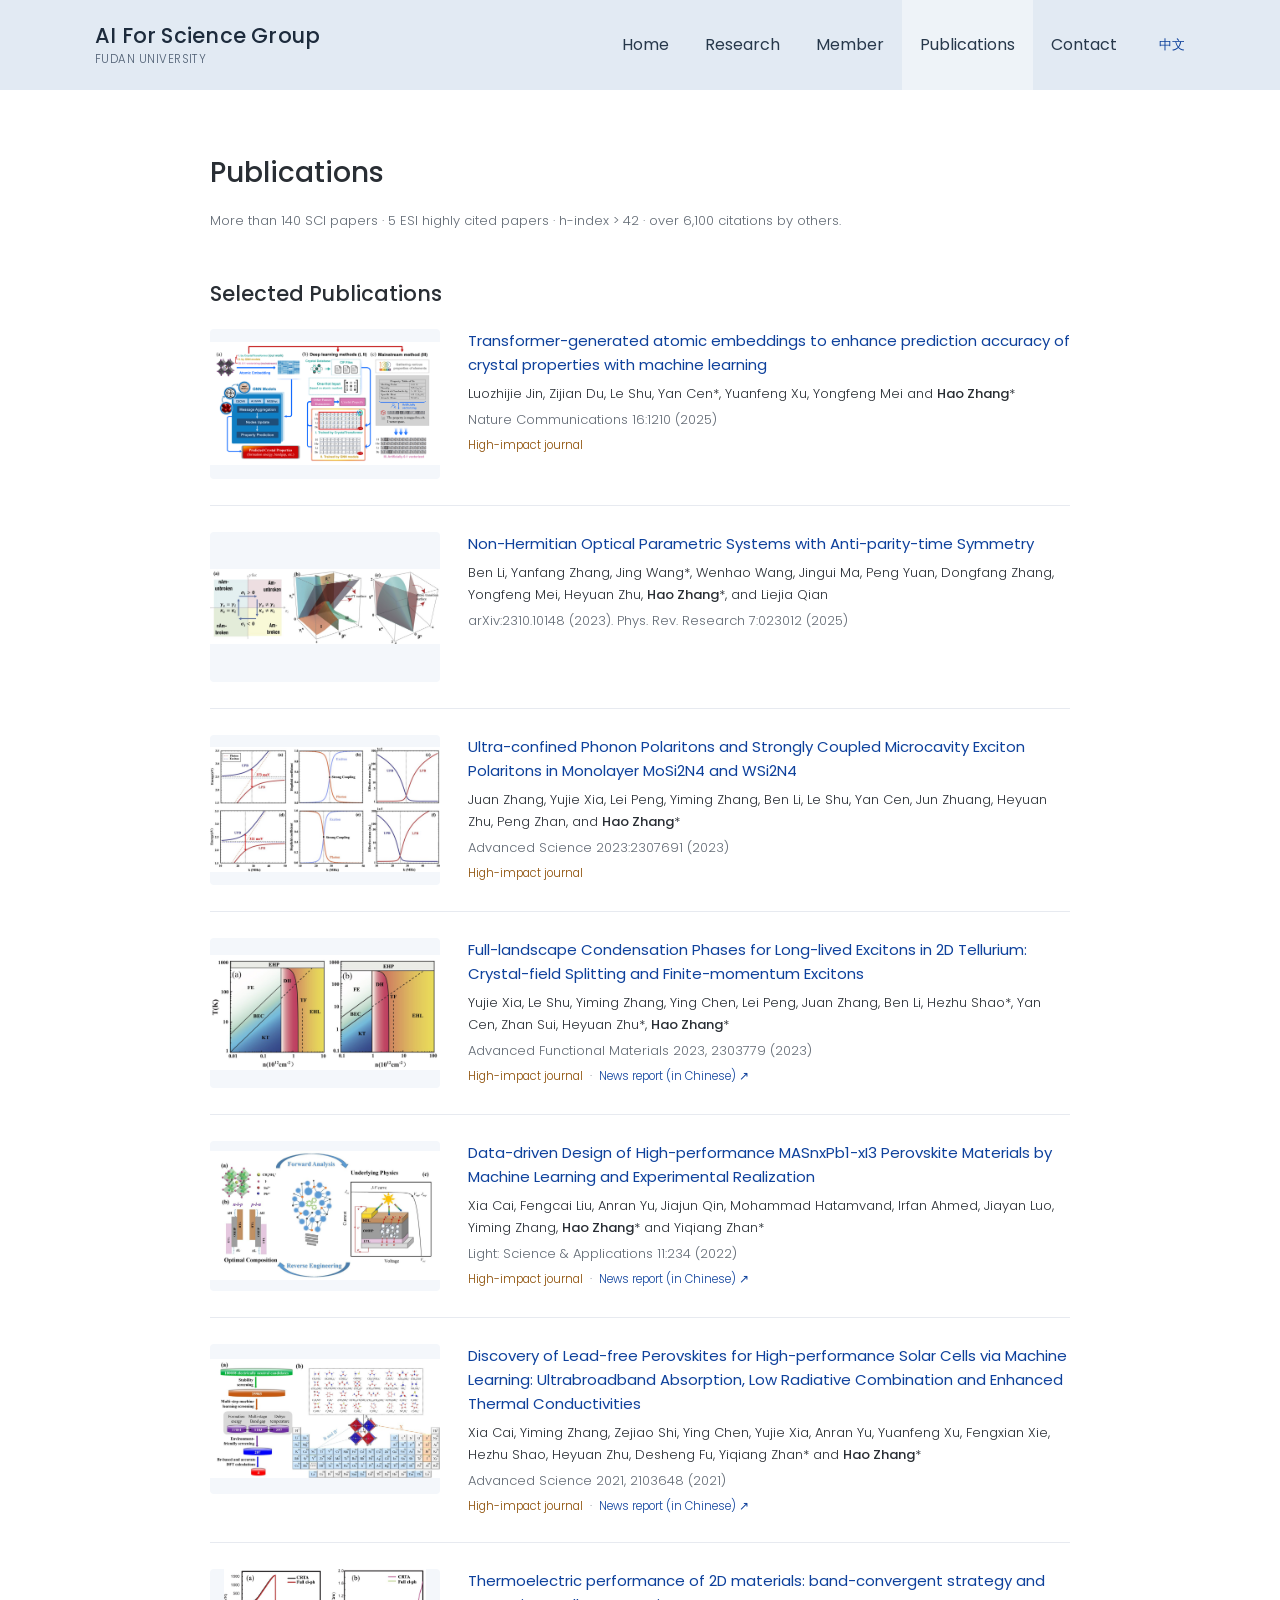
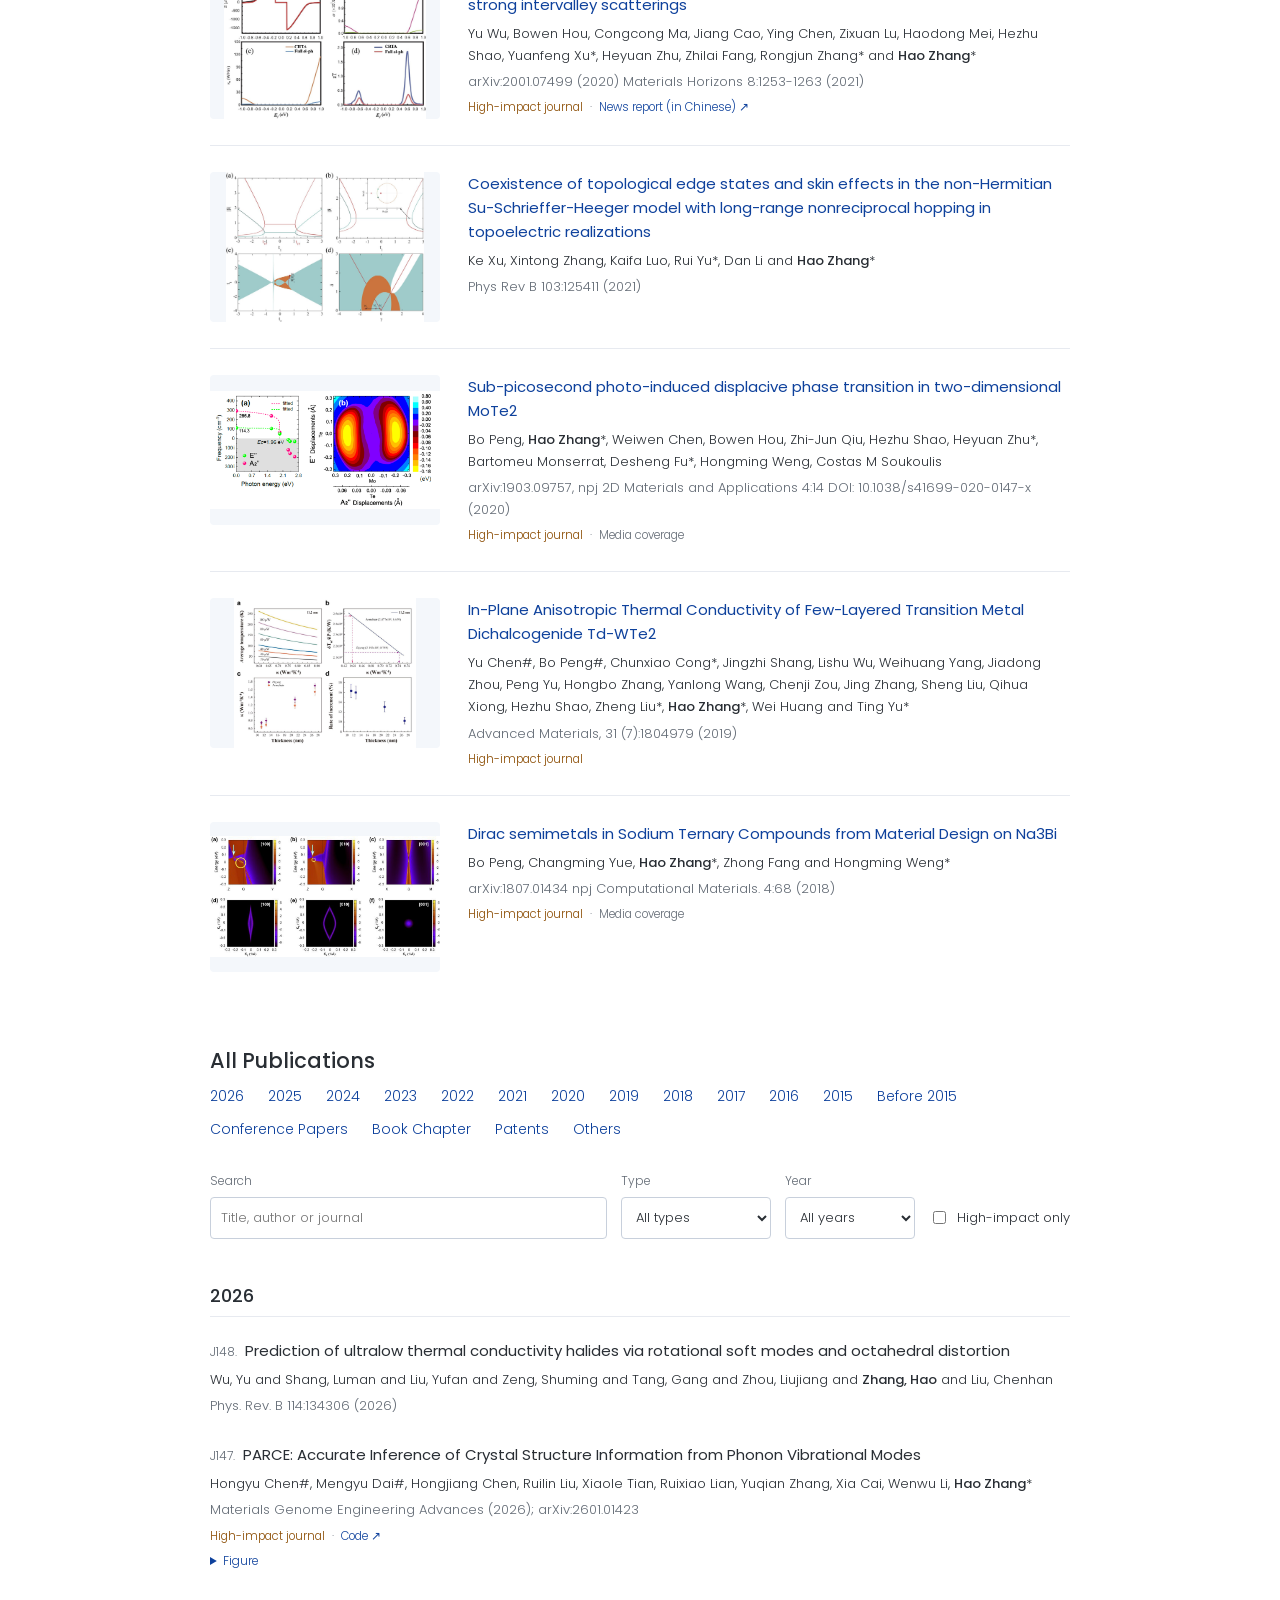
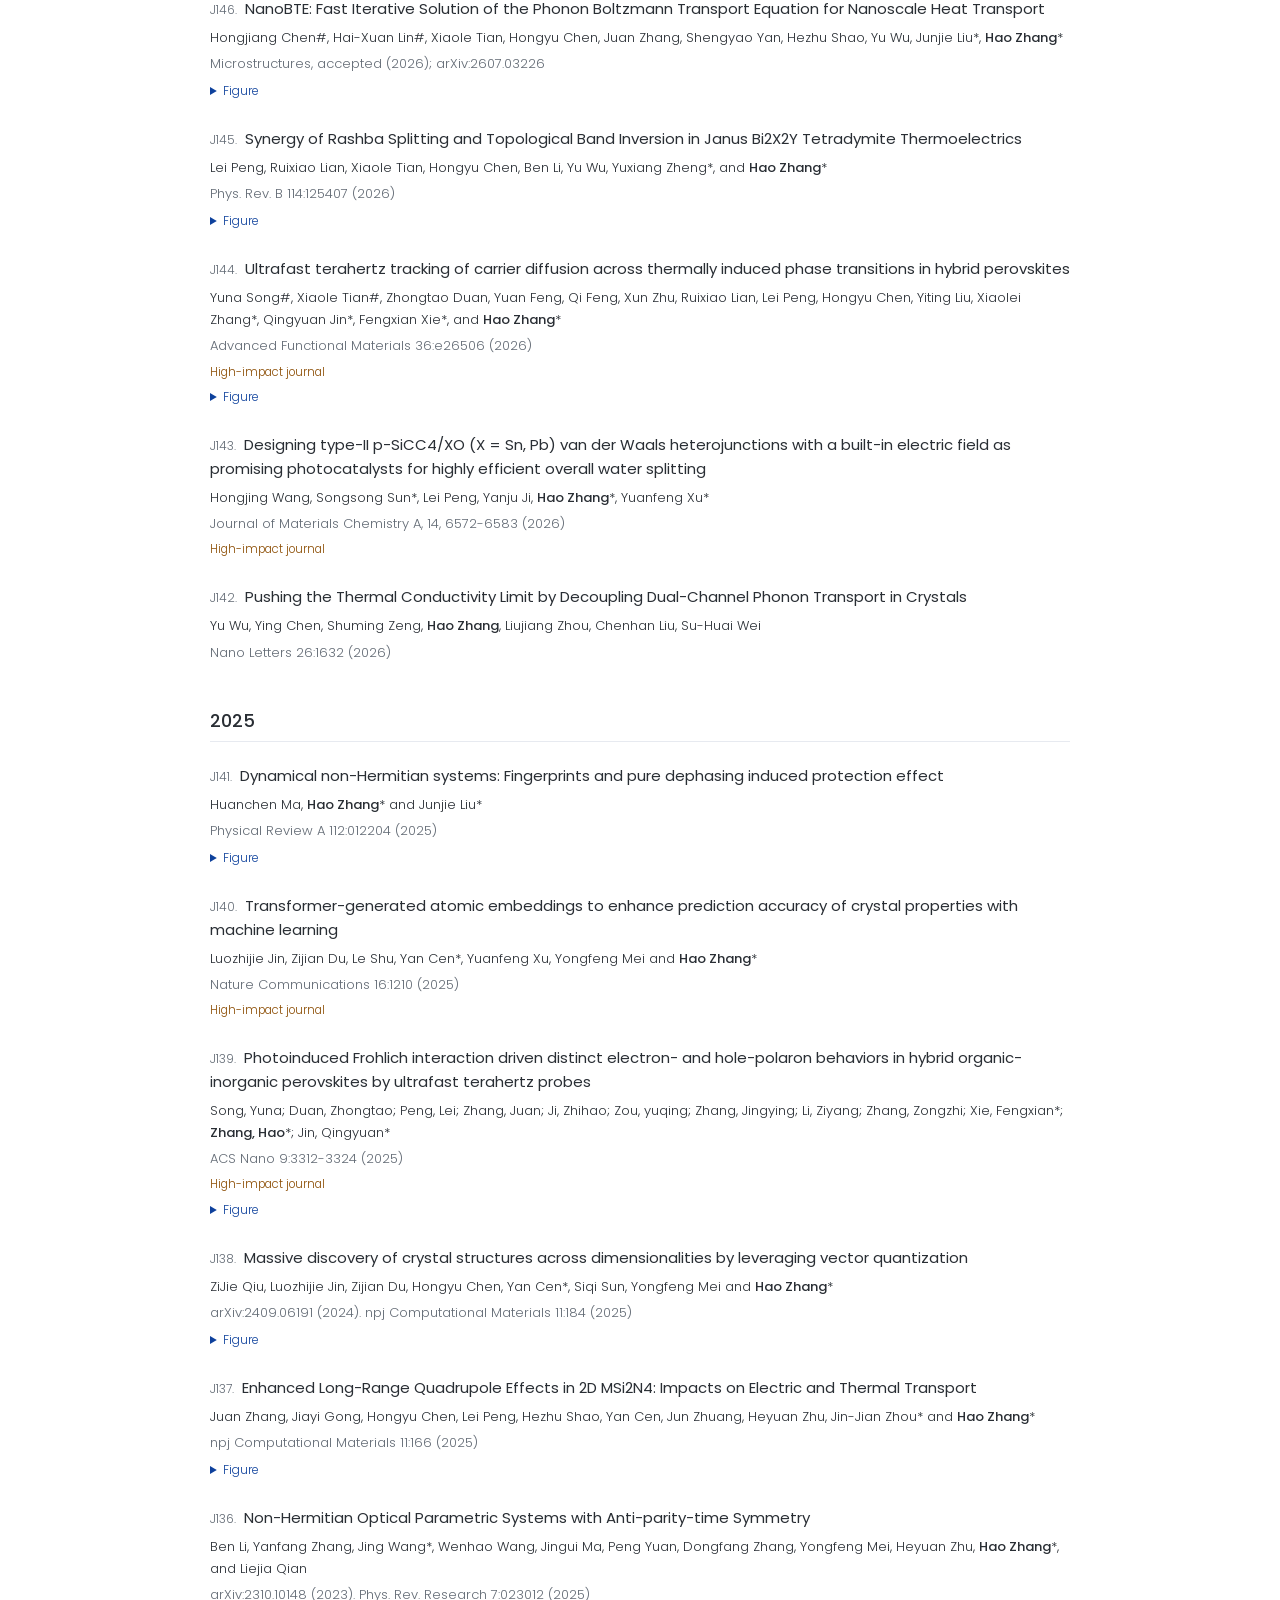
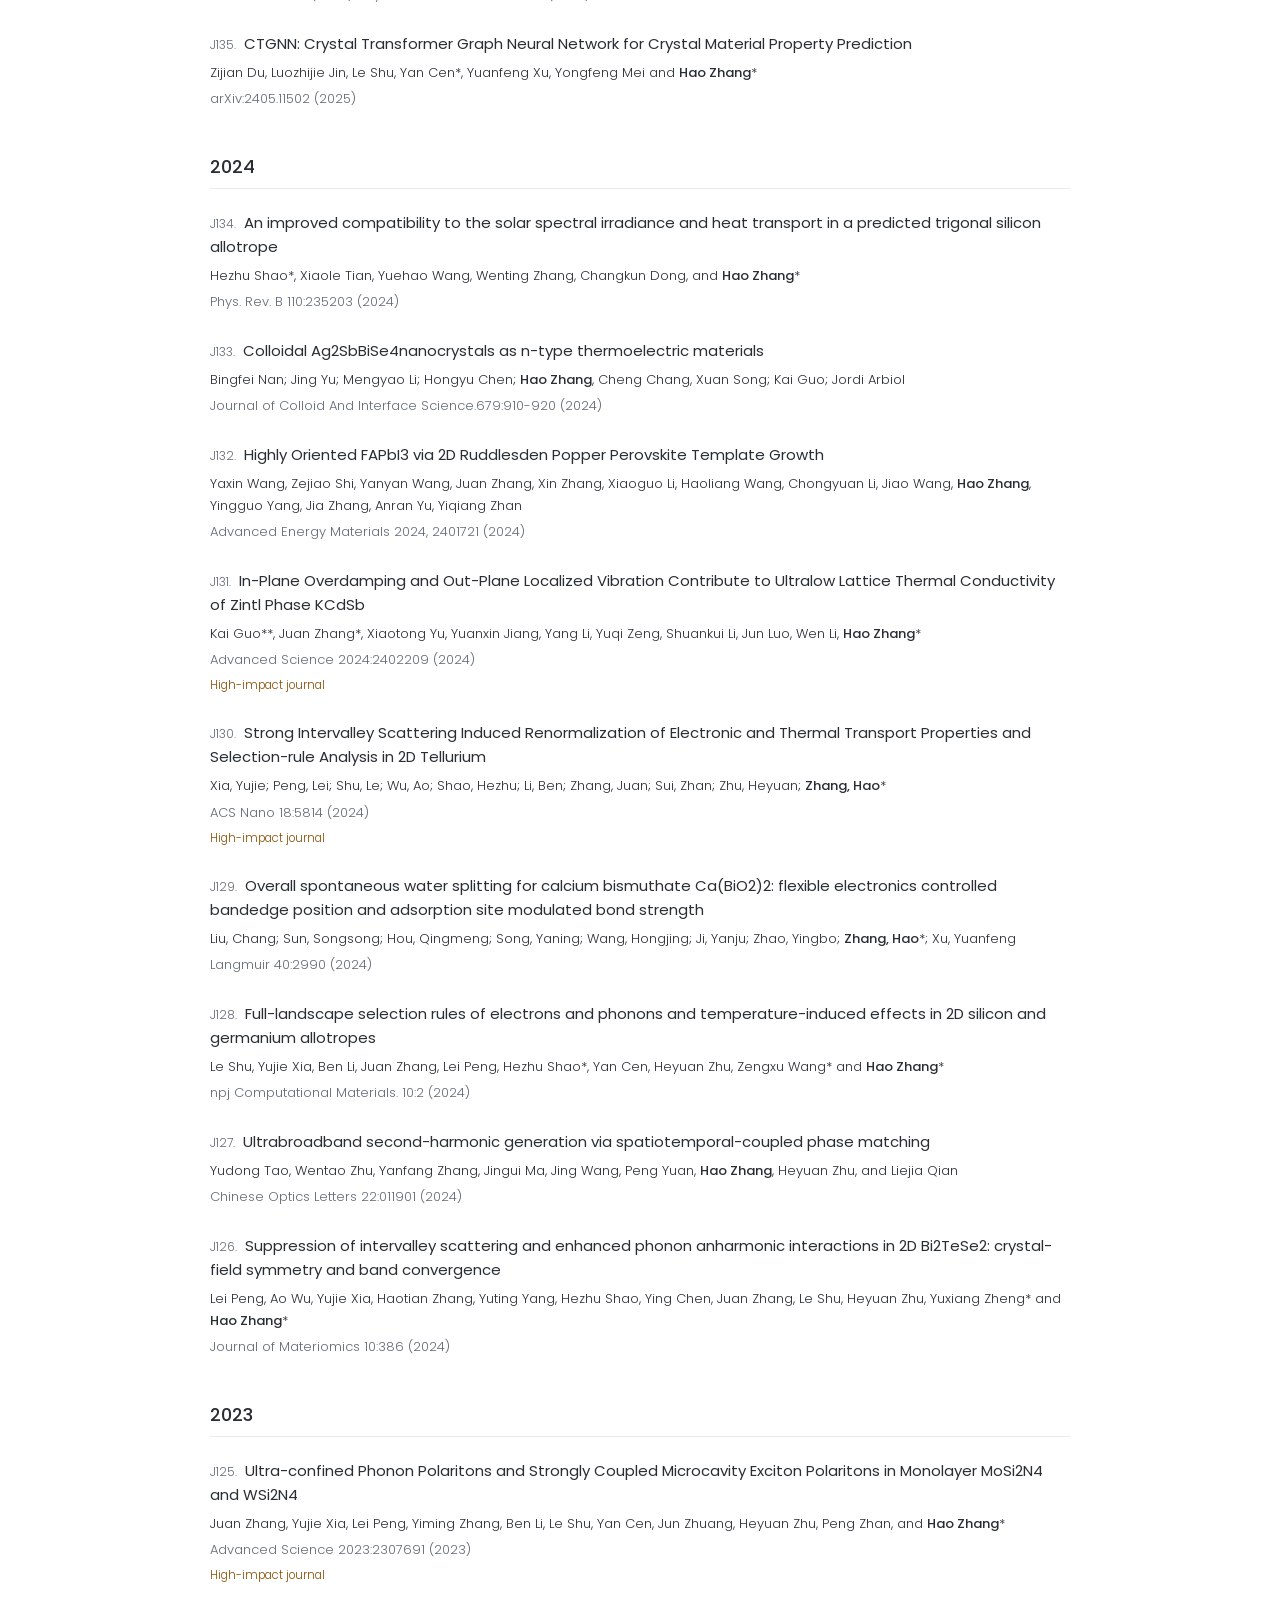
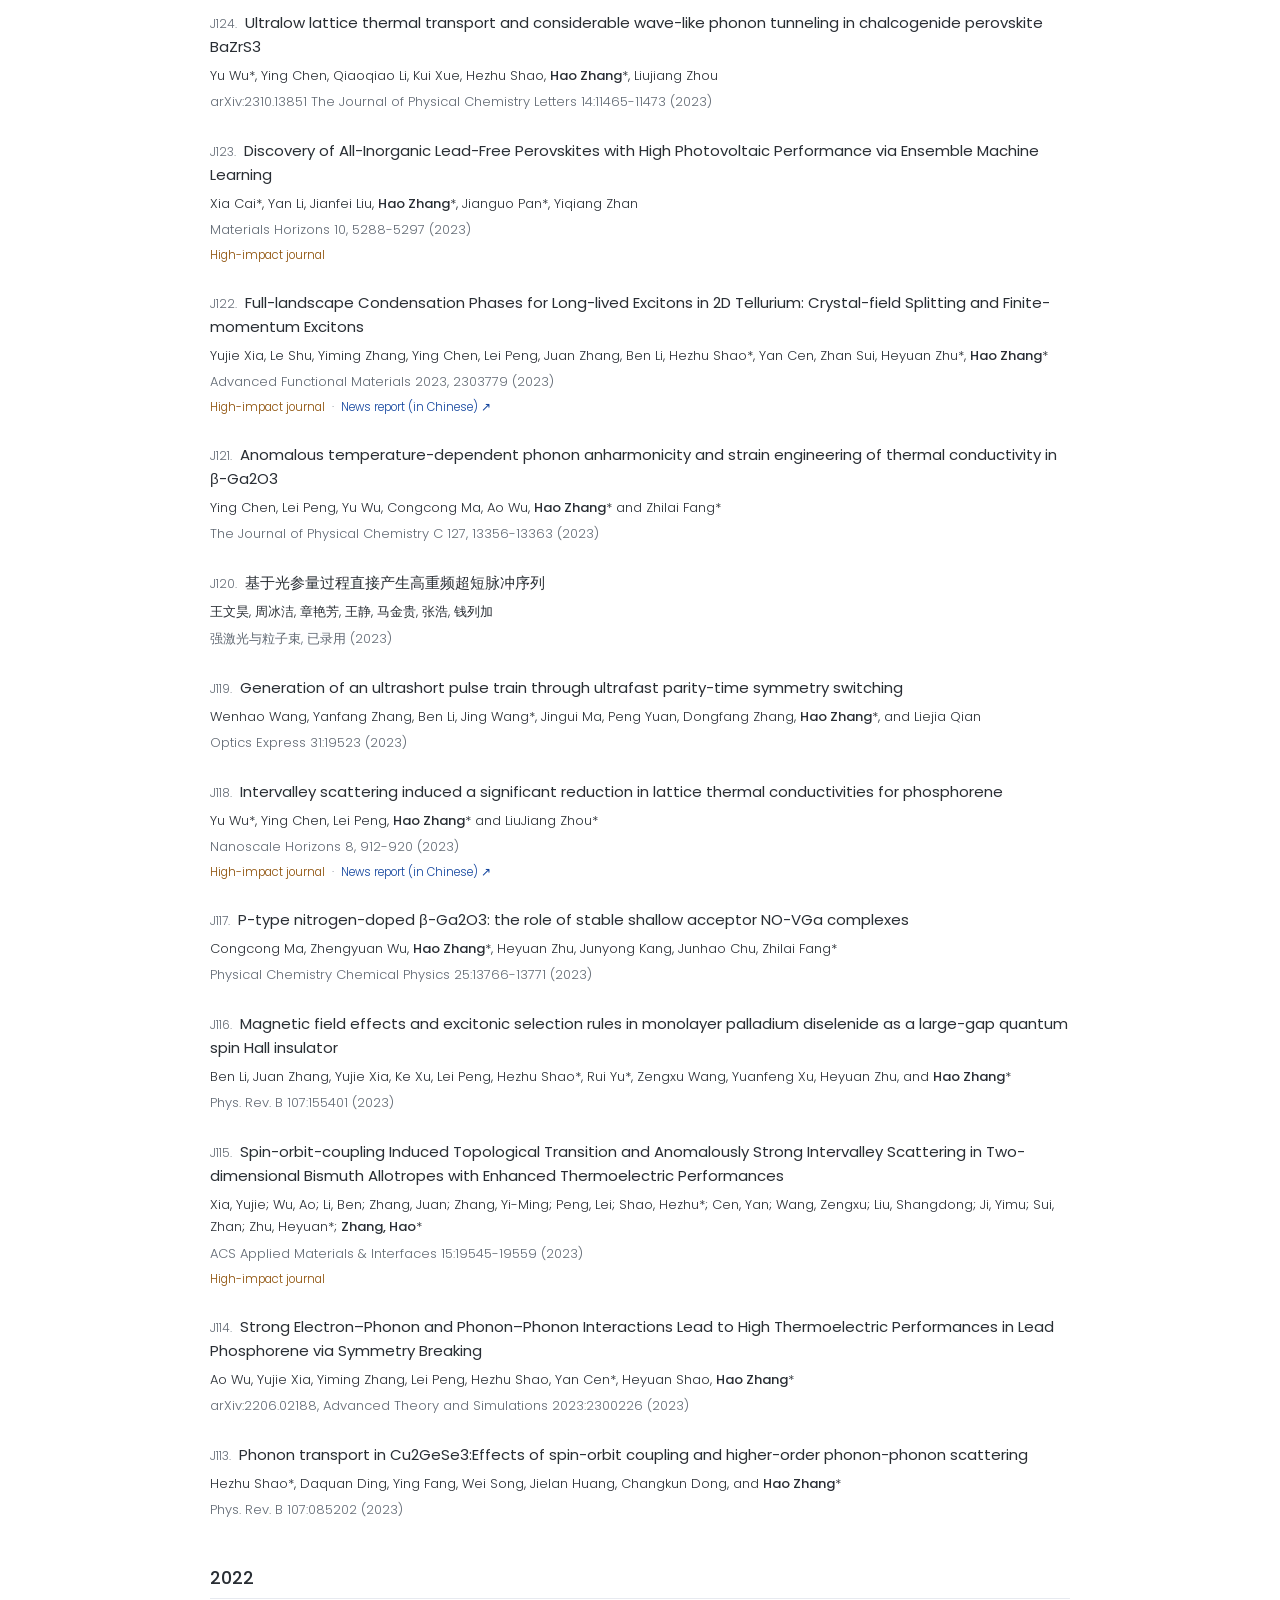
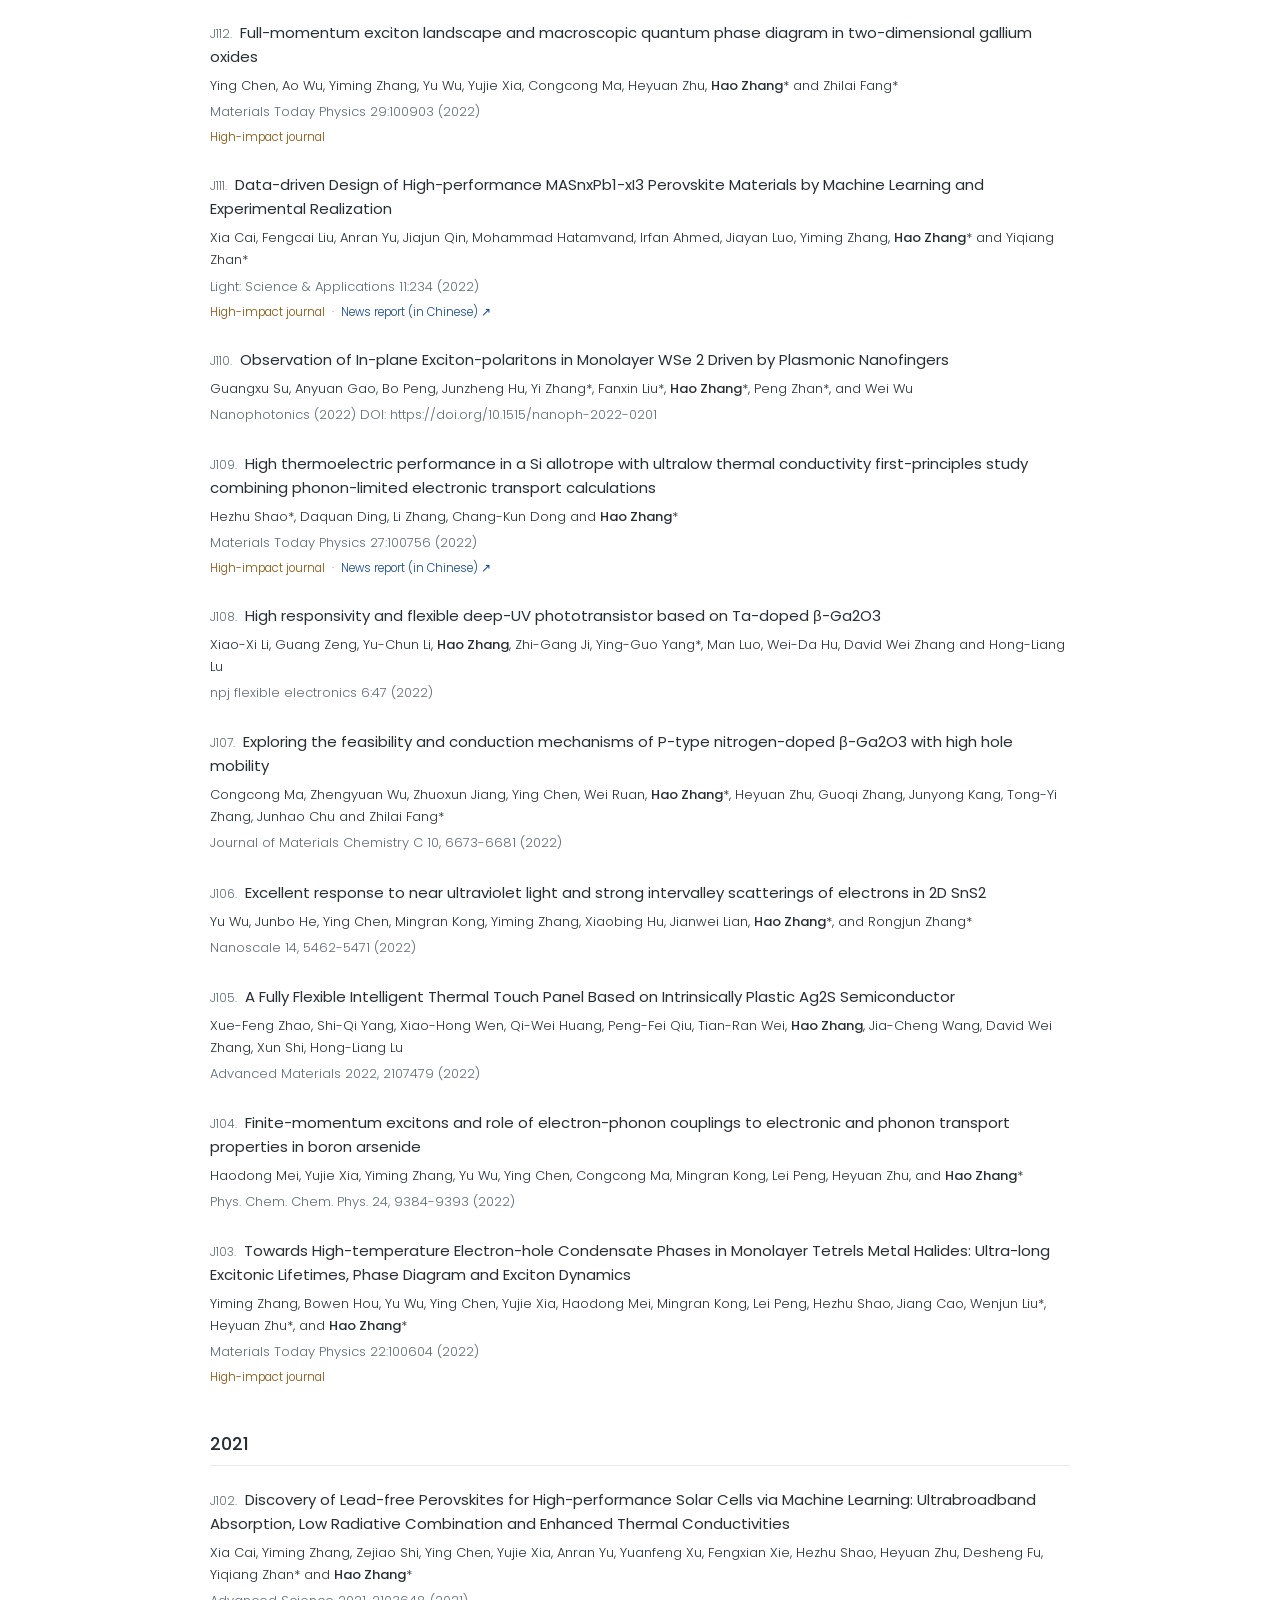
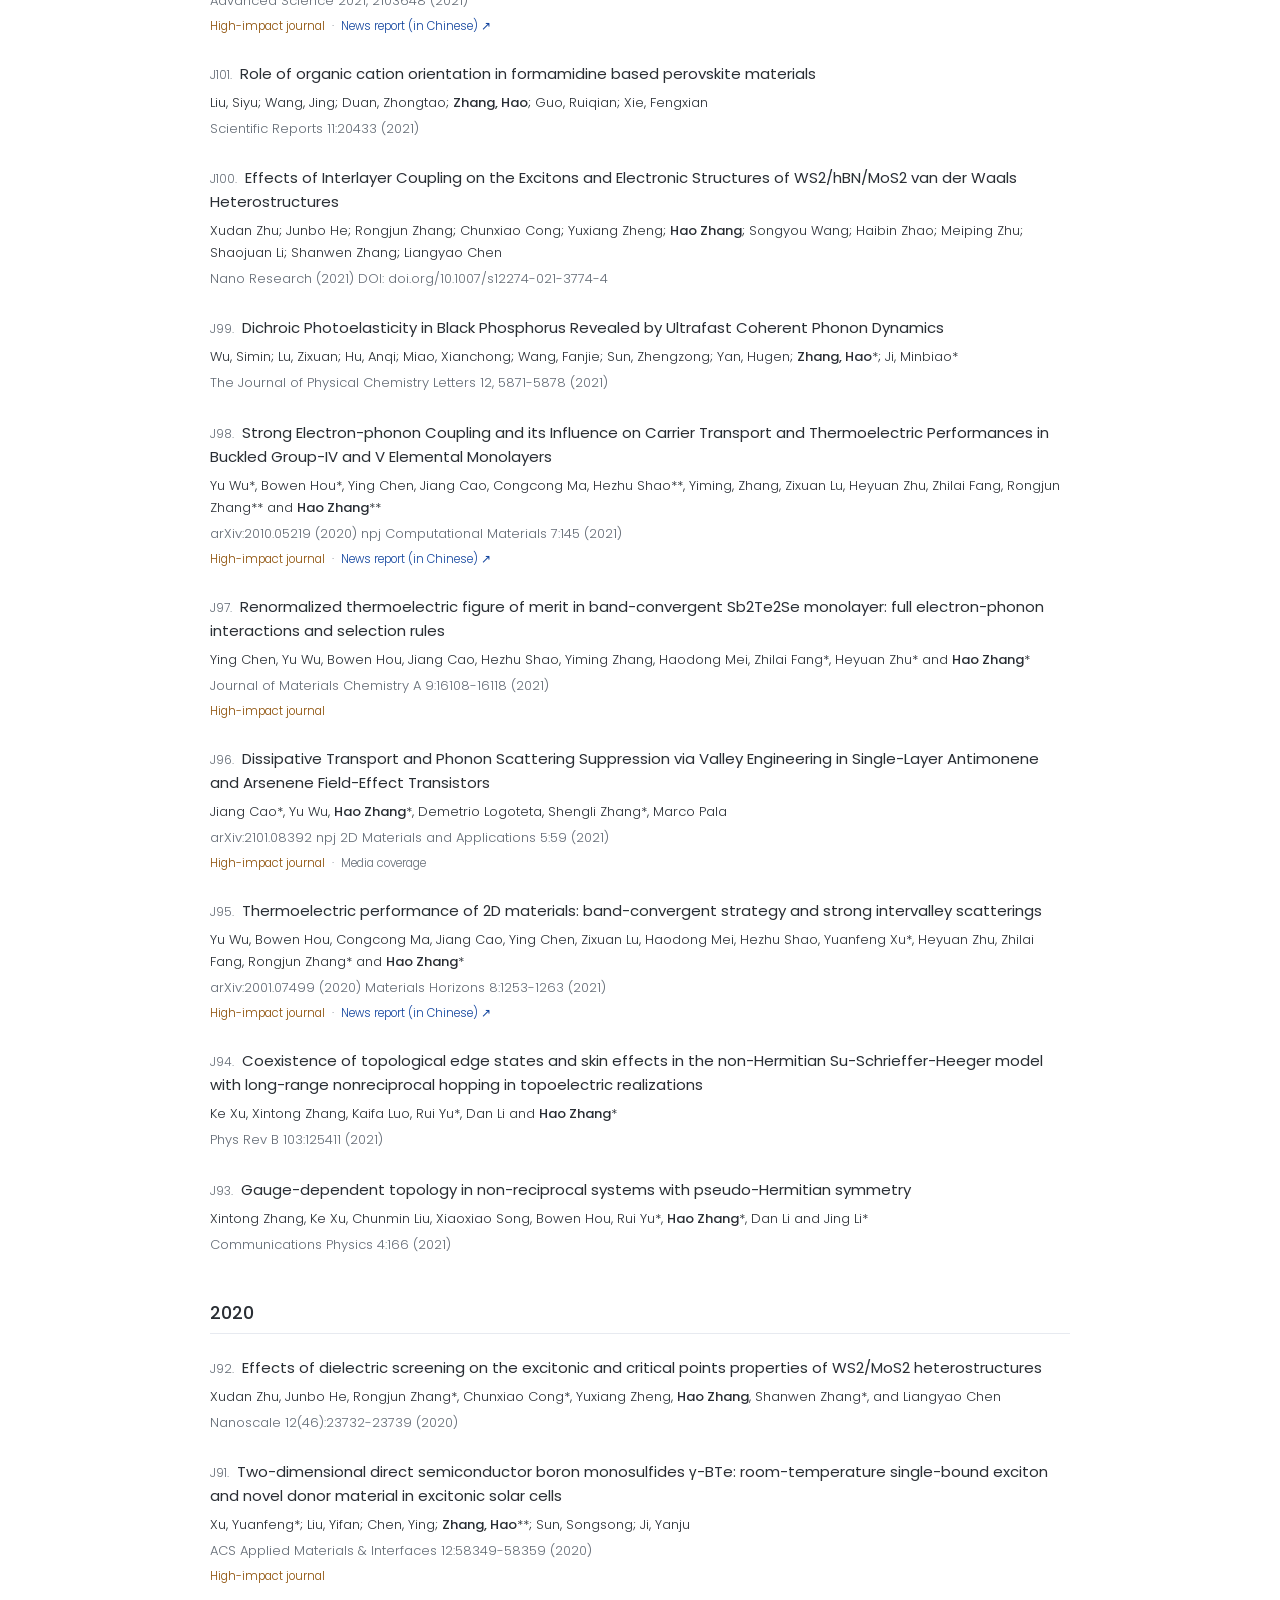
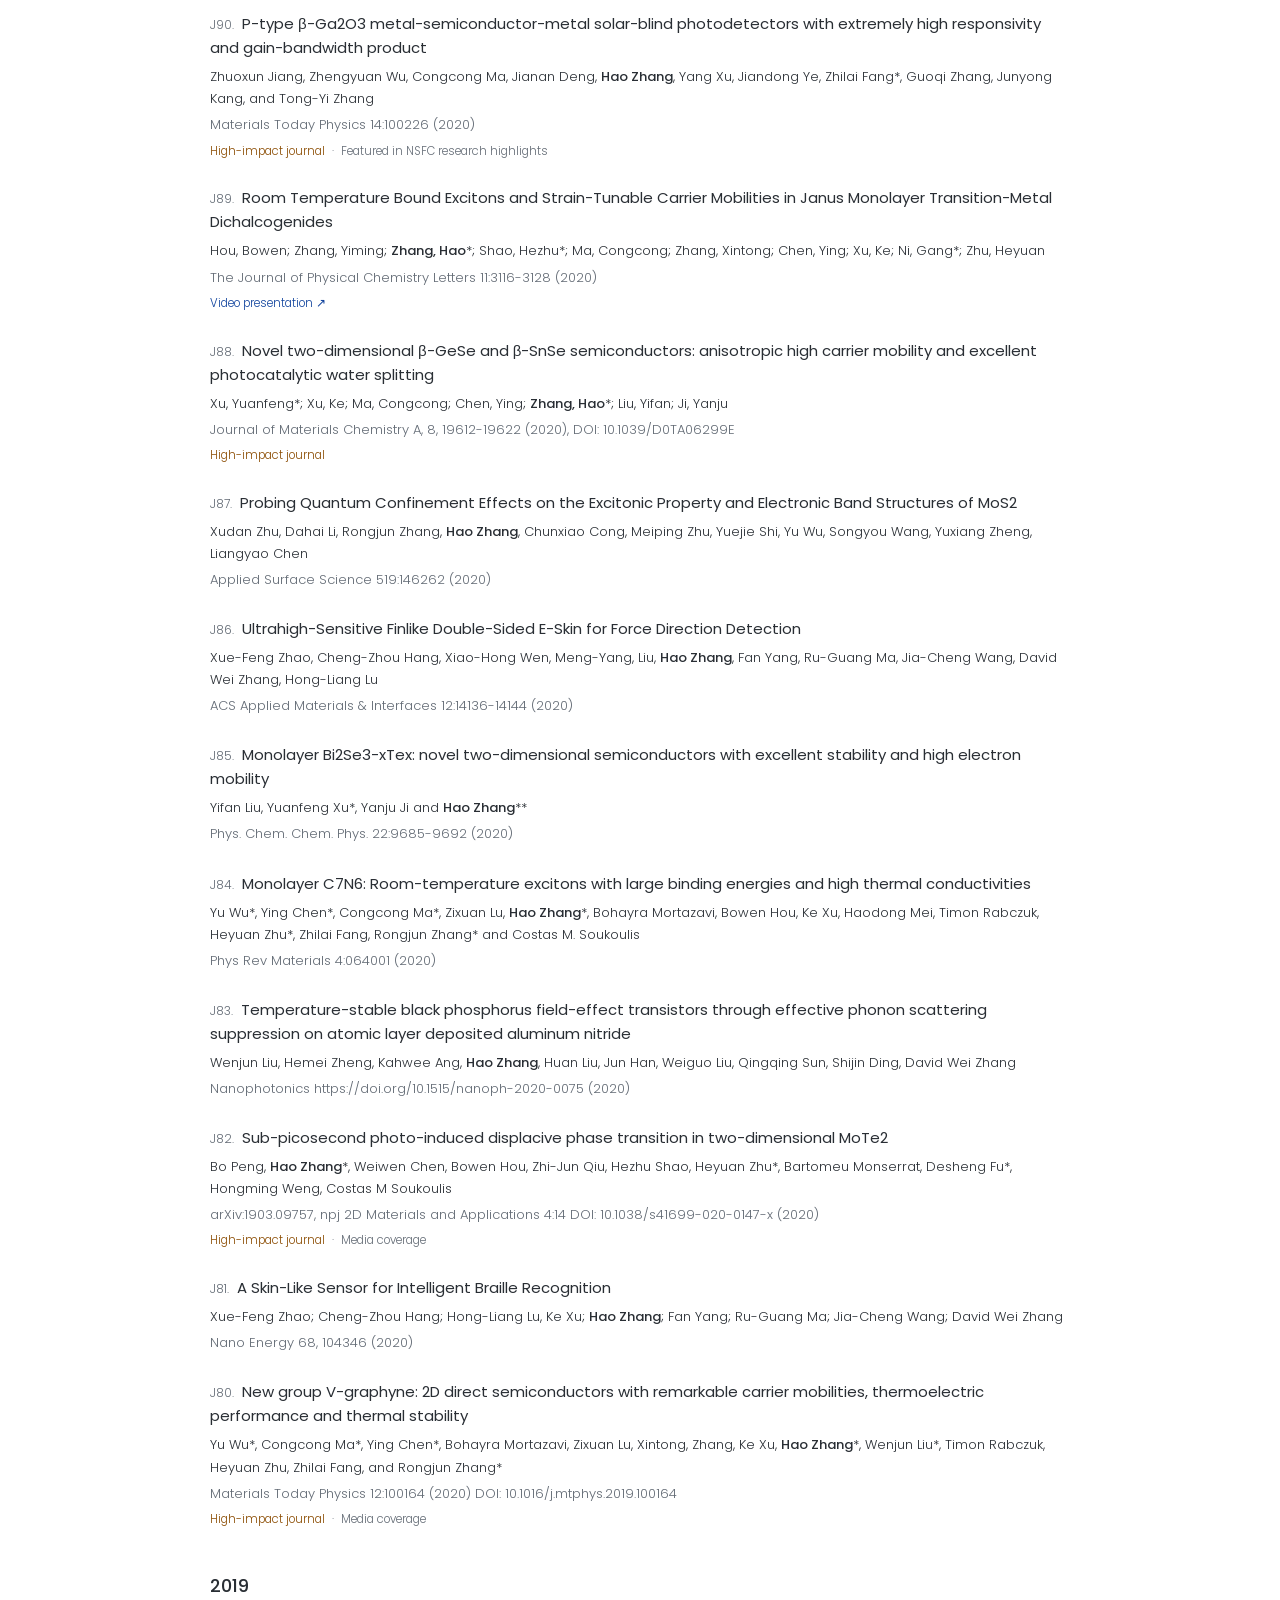
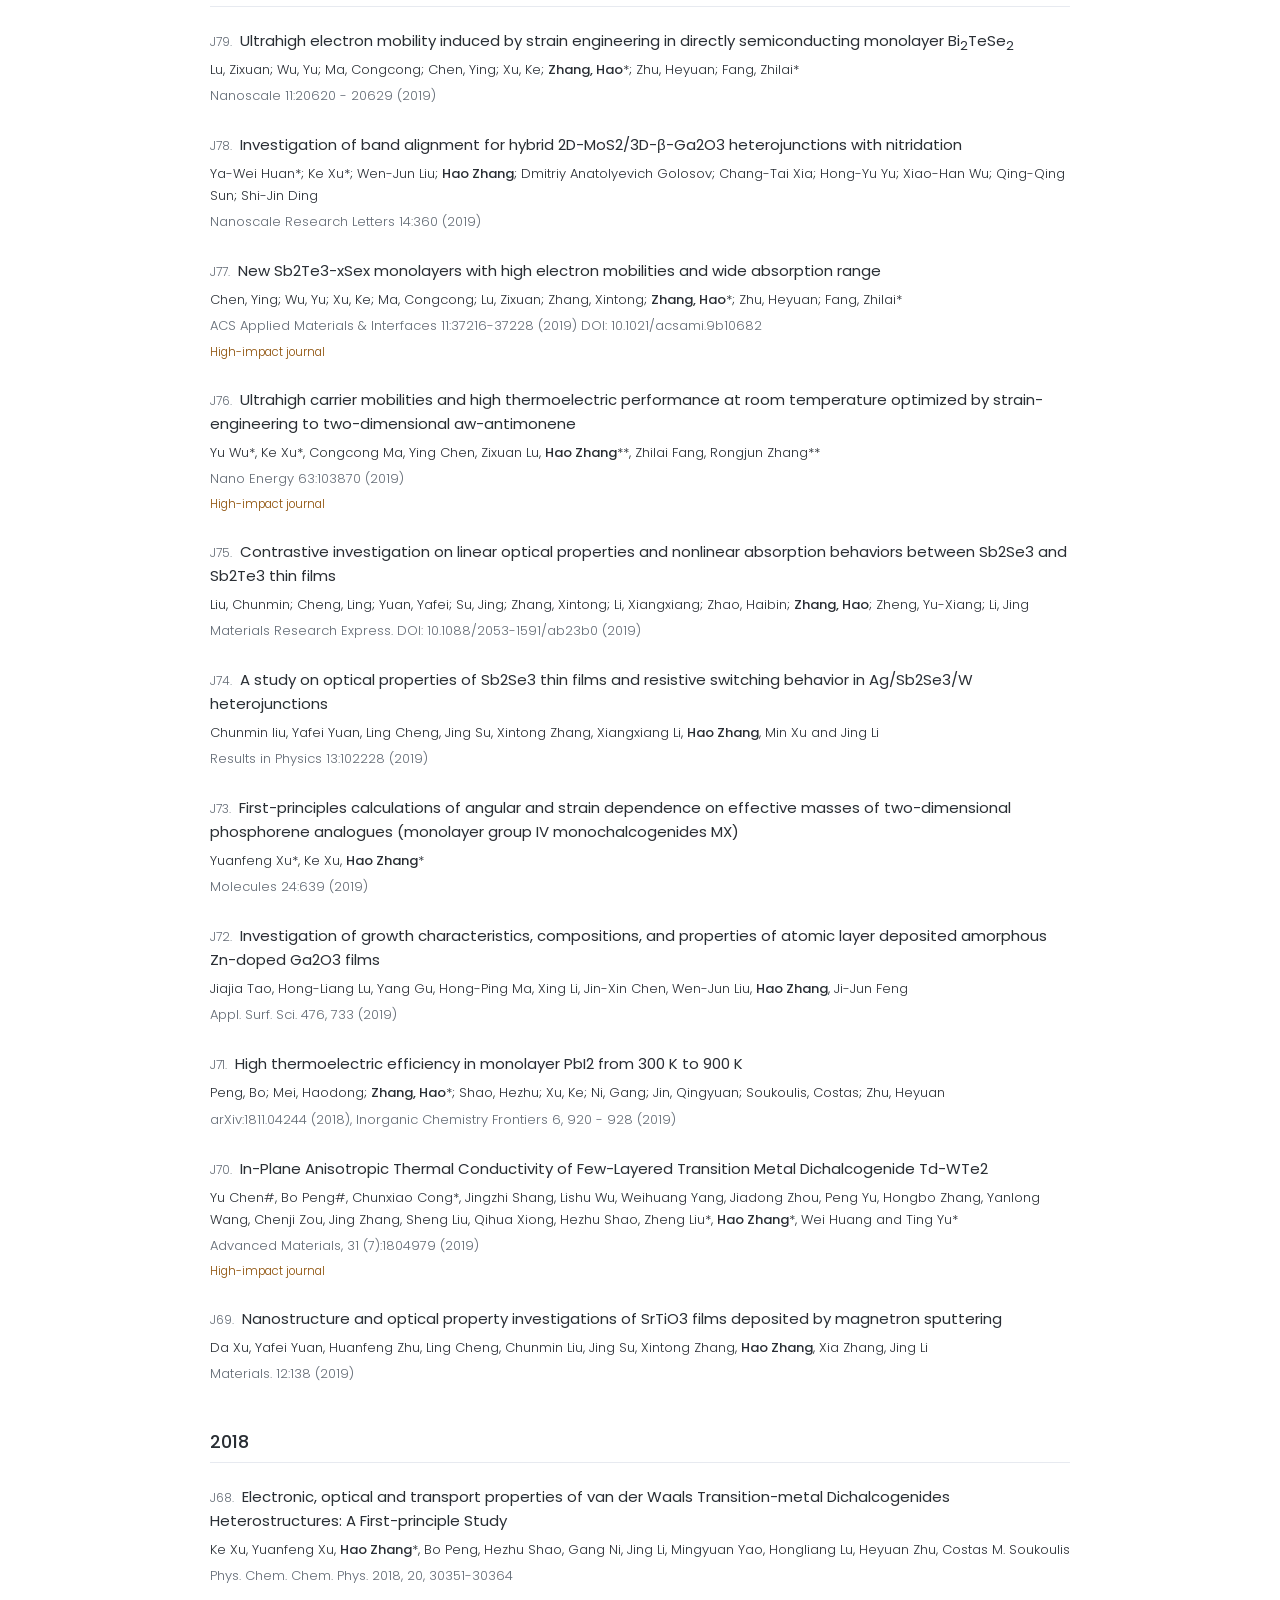
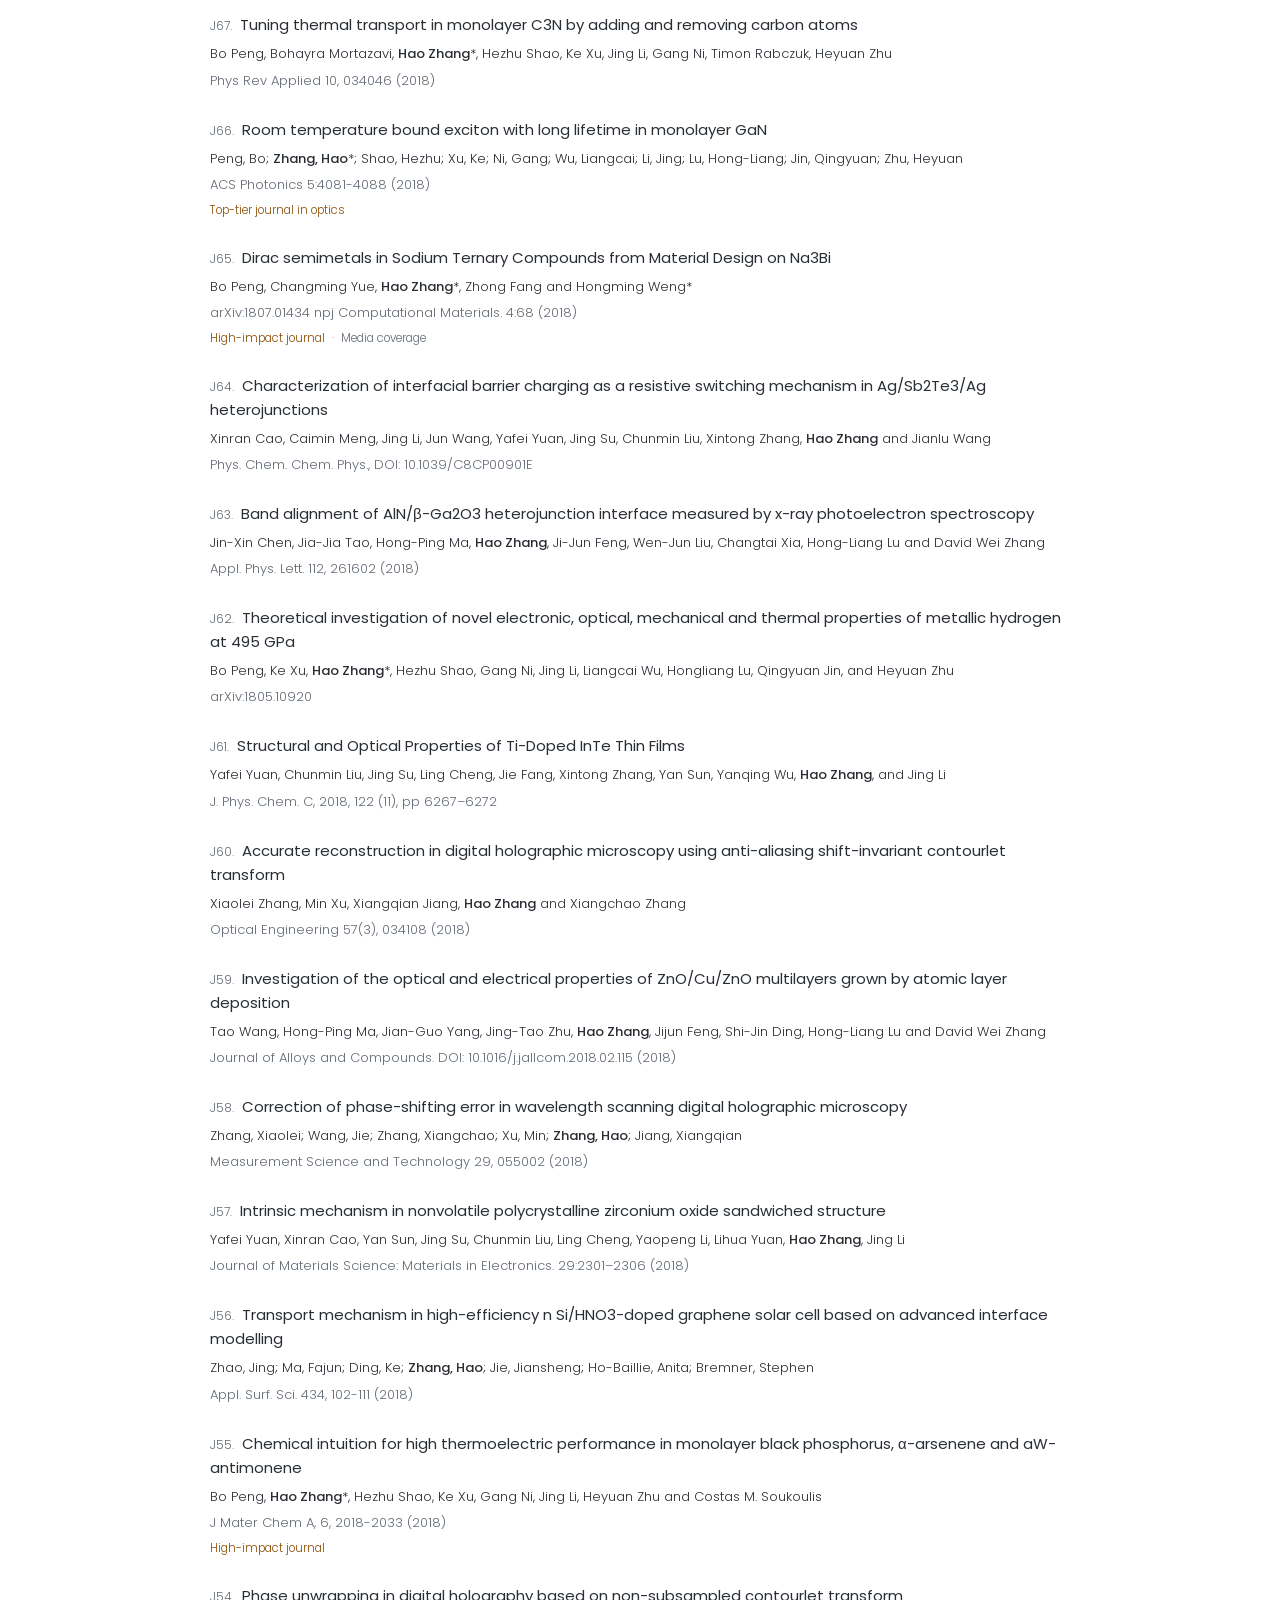
<file: publications/index.html>
<!doctype html>
<html lang="en">
<head>
  <meta charset="utf-8">
  <meta name="viewport" content="width=device-width, initial-scale=1">
  <title>Publications · Hao Zhang · Fudan University</title>
  <meta name="description" content="Hao Zhang&#x27;s research group at Fudan University: AI for science in materials and semiconductors, quantum materials, and non-Hermitian photonics.">
  <meta name="theme-color" content="#e2eaf3">
  <meta property="og:type" content="website">
  <meta property="og:title" content="Publications · Hao Zhang · Fudan University">
  <meta property="og:description" content="Hao Zhang&#x27;s research group at Fudan University: AI for science in materials and semiconductors, quantum materials, and non-Hermitian photonics.">
  <link rel="alternate" hreflang="en" href="https://fduai4s.github.io/publications/">
  <link rel="alternate" hreflang="zh-CN" href="https://fduai4s.github.io/zh/publications/">
  <link rel="canonical" href="https://fduai4s.github.io/publications/">
  <meta property="og:url" content="https://fduai4s.github.io/publications/">
  <meta property="og:image" content="https://fduai4s.github.io/images/hero2.png">
  <link rel="icon" href="/favicon.svg" type="image/svg+xml">
  <link rel="stylesheet" href="/assets/css/site.css">
  <script src="/assets/js/site.js" defer></script>
</head>
<body class="page-publications">
  <a class="skip-link" href="#main-content">Skip to content</a>
  <header class="site-header">
    <div class="header-inner">
      <a class="site-identity" href="/">
        <span class="identity-name">AI For Science Group</span>
        <span class="identity-sub">Fudan University</span>
      </a>
      <nav class="primary-navigation" aria-label="Main navigation">
        <a href="/">Home</a>
        <a href="/research/">Research</a>
        <a href="/member/">Member</a>
        <a href="/publications/" aria-current="page">Publications</a>
        <a href="/contact/">Contact</a>
      </nav>
      <a class="language-switch" href="/zh/publications/" lang="zh-CN" hreflang="zh-CN" aria-label="切换到中文">中文</a>
    </div>
  </header>

<main id="main-content" class="site-container site-main">
  <h1>Publications</h1>
  <p class="publication-intro">More than 140 SCI papers · 5 ESI highly cited papers · h-index > 42 · over 6,100 citations by others.</p>

  <section aria-labelledby="selected-heading">
  <h2 id="selected-heading">Selected Publications</h2>
<div class="selected-entry">
  <a class="selected-thumb" href="#J140"><img src="/images/papers/nc2025.png" alt="Transformer-generated atomic embeddings to enhance prediction accuracy of crystal properties with machine learning"></a>
  <div>
    <h3 class="publication-title"><a href="#J140">Transformer-generated atomic embeddings to enhance prediction accuracy of crystal properties with machine learning</a></h3>
    <p class="publication-authors">Luozhijie Jin, Zijian Du, Le Shu, Yan Cen*, Yuanfeng Xu, Yongfeng Mei and <strong>Hao Zhang</strong>*</p>
    <p class="publication-venue">Nature Communications 16:1210 (2025)</p>
  <ul class="publication-notes"><li class="badge">High-impact journal</li></ul>
  </div>
</div>
<div class="selected-entry">
  <a class="selected-thumb" href="#J136"><img src="/images/papers/prr2025.jpg" alt="Non-Hermitian Optical Parametric Systems with Anti-parity-time Symmetry"></a>
  <div>
    <h3 class="publication-title"><a href="#J136">Non-Hermitian Optical Parametric Systems with Anti-parity-time Symmetry</a></h3>
    <p class="publication-authors">Ben Li, Yanfang Zhang, Jing Wang*, Wenhao Wang, Jingui Ma, Peng Yuan, Dongfang Zhang, Yongfeng Mei, Heyuan Zhu, <strong>Hao Zhang</strong>*, and Liejia Qian</p>
    <p class="publication-venue">arXiv:2310.10148 (2023). Phys. Rev. Research 7:023012 (2025)</p>
  </div>
</div>
<div class="selected-entry">
  <a class="selected-thumb" href="#J125"><img src="/images/papers/as2023.jpg" alt="Ultra-confined Phonon Polaritons and Strongly Coupled Microcavity Exciton Polaritons in Monolayer MoSi2N4 and WSi2N4"></a>
  <div>
    <h3 class="publication-title"><a href="#J125">Ultra-confined Phonon Polaritons and Strongly Coupled Microcavity Exciton Polaritons in Monolayer MoSi2N4 and WSi2N4</a></h3>
    <p class="publication-authors">Juan Zhang, Yujie Xia, Lei Peng, Yiming Zhang, Ben Li, Le Shu, Yan Cen, Jun Zhuang, Heyuan Zhu, Peng Zhan, and <strong>Hao Zhang</strong>*</p>
    <p class="publication-venue">Advanced Science 2023:2307691 (2023)</p>
  <ul class="publication-notes"><li class="badge">High-impact journal</li></ul>
  </div>
</div>
<div class="selected-entry">
  <a class="selected-thumb" href="#J122"><img src="/images/papers/afm2023.jpg" alt="Full-landscape Condensation Phases for Long-lived Excitons in 2D Tellurium: Crystal-field Splitting and Finite-momentum Excitons"></a>
  <div>
    <h3 class="publication-title"><a href="#J122">Full-landscape Condensation Phases for Long-lived Excitons in 2D Tellurium: Crystal-field Splitting and Finite-momentum Excitons</a></h3>
    <p class="publication-authors">Yujie Xia, Le Shu, Yiming Zhang, Ying Chen, Lei Peng, Juan Zhang, Ben Li, Hezhu Shao*, Yan Cen, Zhan Sui, Heyuan Zhu*, <strong>Hao Zhang</strong>*</p>
    <p class="publication-venue">Advanced Functional Materials 2023, 2303779 (2023)</p>
  <ul class="publication-notes"><li class="badge">High-impact journal</li><li><a href="https://mp.weixin.qq.com/s/mNy-kqZZebwa0Ayd3v97WA">News report (in Chinese) ↗</a></li></ul>
  </div>
</div>
<div class="selected-entry">
  <a class="selected-thumb" href="#J111"><img src="/images/papers/light2022.jpg" alt="Data-driven Design of High-performance MASnxPb1-xI3 Perovskite Materials by Machine Learning and Experimental Realization"></a>
  <div>
    <h3 class="publication-title"><a href="#J111">Data-driven Design of High-performance MASnxPb1-xI3 Perovskite Materials by Machine Learning and Experimental Realization</a></h3>
    <p class="publication-authors">Xia Cai, Fengcai Liu, Anran Yu, Jiajun Qin, Mohammad Hatamvand, Irfan Ahmed, Jiayan Luo, Yiming Zhang, <strong>Hao Zhang</strong>* and Yiqiang Zhan*</p>
    <p class="publication-venue">Light: Science &amp; Applications 11:234 (2022)</p>
  <ul class="publication-notes"><li class="badge">High-impact journal</li><li><a href="https://mp.weixin.qq.com/s?__biz=MzA3ODY2MTkxMw==&amp;mid=2651330810&amp;idx=1&amp;sn=afda9083cb0dc0a9688ef4bf10660dc2&amp;chksm=8443e88cb334619ae4e65a49a77ff60645b6822ab940e224279f5fe11c9e63ce614a8cbc93ce&amp;scene=27">News report (in Chinese) ↗</a></li></ul>
  </div>
</div>
<div class="selected-entry">
  <a class="selected-thumb" href="#J102"><img src="/images/papers/advsci2021.jpg" alt="Discovery of Lead-free Perovskites for High-performance Solar Cells via Machine Learning: Ultrabroadband Absorption, Low Radiative Combination and Enhanced Thermal Conductivities"></a>
  <div>
    <h3 class="publication-title"><a href="#J102">Discovery of Lead-free Perovskites for High-performance Solar Cells via Machine Learning: Ultrabroadband Absorption, Low Radiative Combination and Enhanced Thermal Conductivities</a></h3>
    <p class="publication-authors">Xia Cai, Yiming Zhang, Zejiao Shi, Ying Chen, Yujie Xia, Anran Yu, Yuanfeng Xu, Fengxian Xie, Hezhu Shao, Heyuan Zhu, Desheng Fu, Yiqiang Zhan* and <strong>Hao Zhang</strong>*</p>
    <p class="publication-venue">Advanced Science 2021, 2103648 (2021)</p>
  <ul class="publication-notes"><li class="badge">High-impact journal</li><li><a href="https://mp.weixin.qq.com/s?__biz=MzU0NDgwMjI0MQ==&amp;mid=2247500862&amp;idx=1&amp;sn=6ca523471f144ff0d40f8426919aa8af&amp;chksm=fb741090cc039986731864570eaf406be43a860fedcd35a7cd4a9afcf5e4204f2ab179892716&amp;scene=178&amp;cur_album_id=1649843394766028812#rd">News report (in Chinese) ↗</a></li></ul>
  </div>
</div>
<div class="selected-entry">
  <a class="selected-thumb" href="#J95"><img src="/images/papers/mh2021.jpg" alt="Thermoelectric performance of 2D materials: band-convergent strategy and strong intervalley scatterings"></a>
  <div>
    <h3 class="publication-title"><a href="#J95">Thermoelectric performance of 2D materials: band-convergent strategy and strong intervalley scatterings</a></h3>
    <p class="publication-authors">Yu Wu, Bowen Hou, Congcong Ma, Jiang Cao, Ying Chen, Zixuan Lu, Haodong Mei, Hezhu Shao, Yuanfeng Xu*, Heyuan Zhu, Zhilai Fang, Rongjun Zhang* and <strong>Hao Zhang</strong>*</p>
    <p class="publication-venue">arXiv:2001.07499 (2020) Materials Horizons 8:1253-1263 (2021)</p>
  <ul class="publication-notes"><li class="badge">High-impact journal</li><li><a href="https://mp.weixin.qq.com/s?__biz=MzU0NDgwMjI0MQ==&amp;mid=2247495344&amp;idx=1&amp;sn=cb9a5e7387dcd109c1e10f7a27b70ca9&amp;chksm=fb743a1ecc03b308114a1f1829f23508e7adc04d4d8d417dd4ab721d8e891581c07ab6e499bd&amp;scene=178&amp;cur_album_id=1649843394766028812#rd">News report (in Chinese) ↗</a></li></ul>
  </div>
</div>
<div class="selected-entry">
  <a class="selected-thumb" href="#J94"><img src="/images/papers/prb2021.jpg" alt="Coexistence of topological edge states and skin effects in the non-Hermitian Su-Schrieffer-Heeger model with long-range nonreciprocal hopping in topoelectric realizations"></a>
  <div>
    <h3 class="publication-title"><a href="#J94">Coexistence of topological edge states and skin effects in the non-Hermitian Su-Schrieffer-Heeger model with long-range nonreciprocal hopping in topoelectric realizations</a></h3>
    <p class="publication-authors">Ke Xu, Xintong Zhang, Kaifa Luo, Rui Yu*, Dan Li and <strong>Hao Zhang</strong>*</p>
    <p class="publication-venue">Phys Rev B 103:125411 (2021)</p>
  </div>
</div>
<div class="selected-entry">
  <a class="selected-thumb" href="#J82"><img src="/images/papers/npj2dm2020.png" alt="Sub-picosecond photo-induced displacive phase transition in two-dimensional MoTe2"></a>
  <div>
    <h3 class="publication-title"><a href="#J82">Sub-picosecond photo-induced displacive phase transition in two-dimensional MoTe2</a></h3>
    <p class="publication-authors">Bo Peng, <strong>Hao Zhang</strong>*, Weiwen Chen, Bowen Hou, Zhi-Jun Qiu, Hezhu Shao, Heyuan Zhu*, Bartomeu Monserrat, Desheng Fu*, Hongming Weng, Costas M Soukoulis</p>
    <p class="publication-venue">arXiv:1903.09757, npj 2D Materials and Applications 4:14 DOI: 10.1038/s41699-020-0147-x (2020)</p>
  <ul class="publication-notes"><li class="badge">High-impact journal</li><li>Media coverage</li></ul>
  </div>
</div>
<div class="selected-entry">
  <a class="selected-thumb" href="#J70"><img src="/images/papers/am2019.jpg" alt="In-Plane Anisotropic Thermal Conductivity of Few-Layered Transition Metal Dichalcogenide Td-WTe2"></a>
  <div>
    <h3 class="publication-title"><a href="#J70">In-Plane Anisotropic Thermal Conductivity of Few-Layered Transition Metal Dichalcogenide Td-WTe2</a></h3>
    <p class="publication-authors">Yu Chen#, Bo Peng#, Chunxiao Cong*, Jingzhi Shang, Lishu Wu, Weihuang Yang, Jiadong Zhou, Peng Yu, Hongbo Zhang, Yanlong Wang, Chenji Zou, Jing Zhang, Sheng Liu, Qihua Xiong, Hezhu Shao, Zheng Liu*, <strong>Hao Zhang</strong>*, Wei Huang and Ting Yu*</p>
    <p class="publication-venue">Advanced Materials, 31 (7):1804979 (2019)</p>
  <ul class="publication-notes"><li class="badge">High-impact journal</li></ul>
  </div>
</div>
<div class="selected-entry">
  <a class="selected-thumb" href="#J65"><img src="/images/papers/npjcm2018.jpg" alt="Dirac semimetals in Sodium Ternary Compounds from Material Design on Na3Bi"></a>
  <div>
    <h3 class="publication-title"><a href="#J65">Dirac semimetals in Sodium Ternary Compounds from Material Design on Na3Bi</a></h3>
    <p class="publication-authors">Bo Peng, Changming Yue, <strong>Hao Zhang</strong>*, Zhong Fang and Hongming Weng*</p>
    <p class="publication-venue">arXiv:1807.01434 npj Computational Materials. 4:68 (2018)</p>
  <ul class="publication-notes"><li class="badge">High-impact journal</li><li>Media coverage</li></ul>
  </div>
</div>
  </section>

  <h2 id="all">All Publications</h2>
  <nav class="section-nav" aria-label="Year"><a href="#year-2026">2026</a> <a href="#year-2025">2025</a> <a href="#year-2024">2024</a> <a href="#year-2023">2023</a> <a href="#year-2022">2022</a> <a href="#year-2021">2021</a> <a href="#year-2020">2020</a> <a href="#year-2019">2019</a> <a href="#year-2018">2018</a> <a href="#year-2017">2017</a> <a href="#year-2016">2016</a> <a href="#year-2015">2015</a> <a href="#year-before-2015">Before 2015</a> <a href="#sec-conference">Conference Papers</a> <a href="#sec-book">Book Chapter</a> <a href="#sec-patent">Patents</a> <a href="#sec-other">Others</a></nav>
  <form class="publication-filters" id="publication-filters" role="search" hidden>
    <div class="publication-search">
      <label for="publication-query">Search</label>
      <input type="search" id="publication-query" name="q" placeholder="Title, author or journal" autocomplete="off">
    </div>
    <div>
      <label for="publication-type">Type</label>
      <select id="publication-type" name="type"><option value="">All types</option><option value="journal">Journal</option><option value="conference">Conference</option><option value="book">Book chapter</option><option value="patent">Patent</option><option value="other">Other</option></select>
    </div>
    <div>
      <label for="publication-year">Year</label>
      <select id="publication-year" name="group"><option value="">All years</option><option value="2026">2026</option><option value="2025">2025</option><option value="2024">2024</option><option value="2023">2023</option><option value="2022">2022</option><option value="2021">2021</option><option value="2020">2020</option><option value="2019">2019</option><option value="2018">2018</option><option value="2017">2017</option><option value="2016">2016</option><option value="2015">2015</option><option value="Before 2015">Before 2015</option></select>
    </div>
    <div class="filter-check">
      <input type="checkbox" id="publication-hi" name="hi">
      <label for="publication-hi">High-impact only</label>
    </div>
  </form>
  <p class="publication-count" id="publication-count" role="status" aria-live="polite" data-template="Showing {n} of {total} entries" hidden></p>
  <p class="publication-empty" id="publication-empty" hidden>No publications match these filters. <button type="button" class="link-button" id="publication-clear">Clear the filters</button></p>

  <div id="publication-list">
<section class="pub-section" aria-labelledby="sec-journal">
<h2 class="visually-hidden" id="sec-journal">Journal Papers</h2>
<section class="publication-year" data-publication-group aria-labelledby="year-2026">
<h2 id="year-2026">2026</h2>
<article class="publication" id="J148" data-publication data-type="journal" data-group="2026" data-search="J148 Prediction of ultralow thermal conductivity halides via rotational soft modes and octahedral distortion Wu, Yu and Shang, Luman and Liu, Yufan and Zeng, Shuming and Tang, Gang and Zhou, Liujiang and Zhang, Hao and Liu, Chenhan Phys. Rev. B 114:134306 (2026)">
  <h3 class="publication-title"><span class="publication-id">J148.</span> Prediction of ultralow thermal conductivity halides via rotational soft modes and octahedral distortion</h3>
  <p class="publication-authors">Wu, Yu and Shang, Luman and Liu, Yufan and Zeng, Shuming and Tang, Gang and Zhou, Liujiang and <strong>Zhang, Hao</strong> and Liu, Chenhan</p>
  <p class="publication-venue">Phys. Rev. B 114:134306 (2026)</p>
</article>
<article class="publication" id="J147" data-publication data-type="journal" data-group="2026" data-high-impact data-search="J147 PARCE: Accurate Inference of Crystal Structure Information from Phonon Vibrational Modes Hongyu Chen#, Mengyu Dai#, Hongjiang Chen, Ruilin Liu, Xiaole Tian, Ruixiao Lian, Yuqian Zhang, Xia Cai, Wenwu Li, Hao Zhang* Materials Genome Engineering Advances (2026); arXiv:2601.01423">
  <h3 class="publication-title"><span class="publication-id">J147.</span> PARCE: Accurate Inference of Crystal Structure Information from Phonon Vibrational Modes</h3>
  <p class="publication-authors">Hongyu Chen#, Mengyu Dai#, Hongjiang Chen, Ruilin Liu, Xiaole Tian, Ruixiao Lian, Yuqian Zhang, Xia Cai, Wenwu Li, <strong>Hao Zhang</strong>*</p>
  <p class="publication-venue">Materials Genome Engineering Advances (2026); arXiv:2601.01423</p>
  <ul class="publication-notes"><li class="badge">High-impact journal</li><li><a href="https://github.com/fduai4s/PARCE">Code ↗</a></li></ul>
  <details class="publication-figure"><summary>Figure</summary><img src="/images/papers/parce2026.jpg" alt="PARCE: Accurate Inference of Crystal Structure Information from Phonon Vibrational Modes" loading="lazy"></details>
</article>
<article class="publication" id="J146" data-publication data-type="journal" data-group="2026" data-search="J146 NanoBTE: Fast Iterative Solution of the Phonon Boltzmann Transport Equation for Nanoscale Heat Transport Hongjiang Chen#, Hai-Xuan Lin#, Xiaole Tian, Hongyu Chen, Juan Zhang, Shengyao Yan, Hezhu Shao, Yu Wu, Junjie Liu*, Hao Zhang* Microstructures, accepted (2026); arXiv:2607.03226">
  <h3 class="publication-title"><span class="publication-id">J146.</span> NanoBTE: Fast Iterative Solution of the Phonon Boltzmann Transport Equation for Nanoscale Heat Transport</h3>
  <p class="publication-authors">Hongjiang Chen#, Hai-Xuan Lin#, Xiaole Tian, Hongyu Chen, Juan Zhang, Shengyao Yan, Hezhu Shao, Yu Wu, Junjie Liu*, <strong>Hao Zhang</strong>*</p>
  <p class="publication-venue">Microstructures, accepted (2026); arXiv:2607.03226</p>
  <details class="publication-figure"><summary>Figure</summary><img src="/images/papers/nanobte2026.jpg" alt="NanoBTE: Fast Iterative Solution of the Phonon Boltzmann Transport Equation for Nanoscale Heat Transport" loading="lazy"></details>
</article>
<article class="publication" id="J145" data-publication data-type="journal" data-group="2026" data-search="J145 Synergy of Rashba Splitting and Topological Band Inversion in Janus Bi2X2Y Tetradymite Thermoelectrics Lei Peng, Ruixiao Lian, Xiaole Tian, Hongyu Chen, Ben Li, Yu Wu, Yuxiang Zheng*, and Hao Zhang* Phys. Rev. B 114:125407 (2026)">
  <h3 class="publication-title"><span class="publication-id">J145.</span> Synergy of Rashba Splitting and Topological Band Inversion in Janus Bi2X2Y Tetradymite Thermoelectrics</h3>
  <p class="publication-authors">Lei Peng, Ruixiao Lian, Xiaole Tian, Hongyu Chen, Ben Li, Yu Wu, Yuxiang Zheng*, and <strong>Hao Zhang</strong>*</p>
  <p class="publication-venue">Phys. Rev. B 114:125407 (2026)</p>
  <details class="publication-figure"><summary>Figure</summary><img src="/images/papers/prb2026.png" alt="Synergy of Rashba Splitting and Topological Band Inversion in Janus Bi2X2Y Tetradymite Thermoelectrics" loading="lazy"></details>
</article>
<article class="publication" id="J144" data-publication data-type="journal" data-group="2026" data-high-impact data-search="J144 Ultrafast terahertz tracking of carrier diffusion across thermally induced phase transitions in hybrid perovskites Yuna Song#, Xiaole Tian#, Zhongtao Duan, Yuan Feng, Qi Feng, Xun Zhu, Ruixiao Lian, Lei Peng, Hongyu Chen, Yiting Liu, Xiaolei Zhang*, Qingyuan Jin*, Fengxian Xie*, and Hao Zhang* Advanced Functional Materials 36:e26506 (2026)">
  <h3 class="publication-title"><span class="publication-id">J144.</span> Ultrafast terahertz tracking of carrier diffusion across thermally induced phase transitions in hybrid perovskites</h3>
  <p class="publication-authors">Yuna Song#, Xiaole Tian#, Zhongtao Duan, Yuan Feng, Qi Feng, Xun Zhu, Ruixiao Lian, Lei Peng, Hongyu Chen, Yiting Liu, Xiaolei Zhang*, Qingyuan Jin*, Fengxian Xie*, and <strong>Hao Zhang</strong>*</p>
  <p class="publication-venue">Advanced Functional Materials 36:e26506 (2026)</p>
  <ul class="publication-notes"><li class="badge">High-impact journal</li></ul>
  <details class="publication-figure"><summary>Figure</summary><img src="/images/papers/afm2026.jpg" alt="Ultrafast terahertz tracking of carrier diffusion across thermally induced phase transitions in hybrid perovskites" loading="lazy"></details>
</article>
<article class="publication" id="J143" data-publication data-type="journal" data-group="2026" data-high-impact data-search="J143 Designing type-II p-SiCC4/XO (X = Sn, Pb) van der Waals heterojunctions with a built-in electric field as promising photocatalysts for highly efficient overall water splitting Hongjing Wang, Songsong Sun*, Lei Peng, Yanju Ji, Hao Zhang*, Yuanfeng Xu* Journal of Materials Chemistry A, 14, 6572-6583 (2026)">
  <h3 class="publication-title"><span class="publication-id">J143.</span> Designing type-II p-SiCC4/XO (X = Sn, Pb) van der Waals heterojunctions with a built-in electric field as promising photocatalysts for highly efficient overall water splitting</h3>
  <p class="publication-authors">Hongjing Wang, Songsong Sun*, Lei Peng, Yanju Ji, <strong>Hao Zhang</strong>*, Yuanfeng Xu*</p>
  <p class="publication-venue">Journal of Materials Chemistry A, 14, 6572-6583 (2026)</p>
  <ul class="publication-notes"><li class="badge">High-impact journal</li></ul>
</article>
<article class="publication" id="J142" data-publication data-type="journal" data-group="2026" data-search="J142 Pushing the Thermal Conductivity Limit by Decoupling Dual-Channel Phonon Transport in Crystals Yu Wu, Ying Chen, Shuming Zeng, Hao Zhang, Liujiang Zhou, Chenhan Liu, Su-Huai Wei Nano Letters 26:1632 (2026)">
  <h3 class="publication-title"><span class="publication-id">J142.</span> Pushing the Thermal Conductivity Limit by Decoupling Dual-Channel Phonon Transport in Crystals</h3>
  <p class="publication-authors">Yu Wu, Ying Chen, Shuming Zeng, <strong>Hao Zhang</strong>, Liujiang Zhou, Chenhan Liu, Su-Huai Wei</p>
  <p class="publication-venue">Nano Letters 26:1632 (2026)</p>
</article>
</section>
<section class="publication-year" data-publication-group aria-labelledby="year-2025">
<h2 id="year-2025">2025</h2>
<article class="publication" id="J141" data-publication data-type="journal" data-group="2025" data-search="J141 Dynamical non-Hermitian systems: Fingerprints and pure dephasing induced protection effect Huanchen Ma, Hao Zhang* and Junjie Liu* Physical Review A 112:012204 (2025)">
  <h3 class="publication-title"><span class="publication-id">J141.</span> Dynamical non-Hermitian systems: Fingerprints and pure dephasing induced protection effect</h3>
  <p class="publication-authors">Huanchen Ma, <strong>Hao Zhang</strong>* and Junjie Liu*</p>
  <p class="publication-venue">Physical Review A 112:012204 (2025)</p>
  <details class="publication-figure"><summary>Figure</summary><img src="/images/papers/pra2025.png" alt="Dynamical non-Hermitian systems: Fingerprints and pure dephasing induced protection effect" loading="lazy"></details>
</article>
<article class="publication" id="J140" data-publication data-type="journal" data-group="2025" data-high-impact data-search="J140 Transformer-generated atomic embeddings to enhance prediction accuracy of crystal properties with machine learning Luozhijie Jin, Zijian Du, Le Shu, Yan Cen*, Yuanfeng Xu, Yongfeng Mei and Hao Zhang* Nature Communications 16:1210 (2025)">
  <h3 class="publication-title"><span class="publication-id">J140.</span> Transformer-generated atomic embeddings to enhance prediction accuracy of crystal properties with machine learning</h3>
  <p class="publication-authors">Luozhijie Jin, Zijian Du, Le Shu, Yan Cen*, Yuanfeng Xu, Yongfeng Mei and <strong>Hao Zhang</strong>*</p>
  <p class="publication-venue">Nature Communications 16:1210 (2025)</p>
  <ul class="publication-notes"><li class="badge">High-impact journal</li></ul>
</article>
<article class="publication" id="J139" data-publication data-type="journal" data-group="2025" data-high-impact data-search="J139 Photoinduced Frohlich interaction driven distinct electron- and hole-polaron behaviors in hybrid organic-inorganic perovskites by ultrafast terahertz probes Song, Yuna; Duan, Zhongtao; Peng, Lei; Zhang, Juan; Ji, Zhihao; Zou, yuqing; Zhang, Jingying; Li, Ziyang; Zhang, Zongzhi; Xie, Fengxian*; Zhang, Hao*; Jin, Qingyuan* ACS Nano 9:3312-3324 (2025)">
  <h3 class="publication-title"><span class="publication-id">J139.</span> Photoinduced Frohlich interaction driven distinct electron- and hole-polaron behaviors in hybrid organic-inorganic perovskites by ultrafast terahertz probes</h3>
  <p class="publication-authors">Song, Yuna; Duan, Zhongtao; Peng, Lei; Zhang, Juan; Ji, Zhihao; Zou, yuqing; Zhang, Jingying; Li, Ziyang; Zhang, Zongzhi; Xie, Fengxian*; <strong>Zhang, Hao</strong>*; Jin, Qingyuan*</p>
  <p class="publication-venue">ACS Nano 9:3312-3324 (2025)</p>
  <ul class="publication-notes"><li class="badge">High-impact journal</li></ul>
  <details class="publication-figure"><summary>Figure</summary><img src="/images/papers/acsnano2025.jpg" alt="Photoinduced Frohlich interaction driven distinct electron- and hole-polaron behaviors in hybrid organic-inorganic perovskites by ultrafast terahertz probes" loading="lazy"></details>
</article>
<article class="publication" id="J138" data-publication data-type="journal" data-group="2025" data-search="J138 Massive discovery of crystal structures across dimensionalities by leveraging vector quantization ZiJie Qiu, Luozhijie Jin, Zijian Du, Hongyu Chen, Yan Cen*, Siqi Sun, Yongfeng Mei and Hao Zhang* arXiv:2409.06191 (2024). npj Computational Materials 11:184 (2025)">
  <h3 class="publication-title"><span class="publication-id">J138.</span> Massive discovery of crystal structures across dimensionalities by leveraging vector quantization</h3>
  <p class="publication-authors">ZiJie Qiu, Luozhijie Jin, Zijian Du, Hongyu Chen, Yan Cen*, Siqi Sun, Yongfeng Mei and <strong>Hao Zhang</strong>*</p>
  <p class="publication-venue">arXiv:2409.06191 (2024). npj Computational Materials 11:184 (2025)</p>
  <details class="publication-figure"><summary>Figure</summary><img src="/images/papers/npjcm2025-vq.jpg" alt="Massive discovery of crystal structures across dimensionalities by leveraging vector quantization" loading="lazy"></details>
</article>
<article class="publication" id="J137" data-publication data-type="journal" data-group="2025" data-search="J137 Enhanced Long-Range Quadrupole Effects in 2D MSi2N4: Impacts on Electric and Thermal Transport Juan Zhang, Jiayi Gong, Hongyu Chen, Lei Peng, Hezhu Shao, Yan Cen, Jun Zhuang, Heyuan Zhu, Jin-Jian Zhou* and Hao Zhang* npj Computational Materials 11:166 (2025)">
  <h3 class="publication-title"><span class="publication-id">J137.</span> Enhanced Long-Range Quadrupole Effects in 2D MSi2N4: Impacts on Electric and Thermal Transport</h3>
  <p class="publication-authors">Juan Zhang, Jiayi Gong, Hongyu Chen, Lei Peng, Hezhu Shao, Yan Cen, Jun Zhuang, Heyuan Zhu, Jin-Jian Zhou* and <strong>Hao Zhang</strong>*</p>
  <p class="publication-venue">npj Computational Materials 11:166 (2025)</p>
  <details class="publication-figure"><summary>Figure</summary><img src="/images/papers/npjcm2025-quad.jpg" alt="Enhanced Long-Range Quadrupole Effects in 2D MSi2N4: Impacts on Electric and Thermal Transport" loading="lazy"></details>
</article>
<article class="publication" id="J136" data-publication data-type="journal" data-group="2025" data-search="J136 Non-Hermitian Optical Parametric Systems with Anti-parity-time Symmetry Ben Li, Yanfang Zhang, Jing Wang*, Wenhao Wang, Jingui Ma, Peng Yuan, Dongfang Zhang, Yongfeng Mei, Heyuan Zhu, Hao Zhang*, and Liejia Qian arXiv:2310.10148 (2023). Phys. Rev. Research 7:023012 (2025)">
  <h3 class="publication-title"><span class="publication-id">J136.</span> Non-Hermitian Optical Parametric Systems with Anti-parity-time Symmetry</h3>
  <p class="publication-authors">Ben Li, Yanfang Zhang, Jing Wang*, Wenhao Wang, Jingui Ma, Peng Yuan, Dongfang Zhang, Yongfeng Mei, Heyuan Zhu, <strong>Hao Zhang</strong>*, and Liejia Qian</p>
  <p class="publication-venue">arXiv:2310.10148 (2023). Phys. Rev. Research 7:023012 (2025)</p>
</article>
<article class="publication" id="J135" data-publication data-type="journal" data-group="2025" data-search="J135 CTGNN: Crystal Transformer Graph Neural Network for Crystal Material Property Prediction Zijian Du, Luozhijie Jin, Le Shu, Yan Cen*, Yuanfeng Xu, Yongfeng Mei and Hao Zhang* arXiv:2405.11502 (2025)">
  <h3 class="publication-title"><span class="publication-id">J135.</span> CTGNN: Crystal Transformer Graph Neural Network for Crystal Material Property Prediction</h3>
  <p class="publication-authors">Zijian Du, Luozhijie Jin, Le Shu, Yan Cen*, Yuanfeng Xu, Yongfeng Mei and <strong>Hao Zhang</strong>*</p>
  <p class="publication-venue">arXiv:2405.11502 (2025)</p>
</article>
</section>
<section class="publication-year" data-publication-group aria-labelledby="year-2024">
<h2 id="year-2024">2024</h2>
<article class="publication" id="J134" data-publication data-type="journal" data-group="2024" data-search="J134 An improved compatibility to the solar spectral irradiance and heat transport in a predicted trigonal silicon allotrope Hezhu Shao*, Xiaole Tian, Yuehao Wang, Wenting Zhang, Changkun Dong, and Hao Zhang* Phys. Rev. B 110:235203 (2024)">
  <h3 class="publication-title"><span class="publication-id">J134.</span> An improved compatibility to the solar spectral irradiance and heat transport in a predicted trigonal silicon allotrope</h3>
  <p class="publication-authors">Hezhu Shao*, Xiaole Tian, Yuehao Wang, Wenting Zhang, Changkun Dong, and <strong>Hao Zhang</strong>*</p>
  <p class="publication-venue">Phys. Rev. B 110:235203 (2024)</p>
</article>
<article class="publication" id="J133" data-publication data-type="journal" data-group="2024" data-search="J133 Colloidal Ag2SbBiSe4nanocrystals as n-type thermoelectric materials Bingfei Nan; Jing Yu; Mengyao Li; Hongyu Chen; Hao Zhang, Cheng Chang, Xuan Song; Kai Guo; Jordi Arbiol Journal of Colloid And Interface Science.679:910-920 (2024)">
  <h3 class="publication-title"><span class="publication-id">J133.</span> Colloidal Ag2SbBiSe4nanocrystals as n-type thermoelectric materials</h3>
  <p class="publication-authors">Bingfei Nan; Jing Yu; Mengyao Li; Hongyu Chen; <strong>Hao Zhang</strong>, Cheng Chang, Xuan Song; Kai Guo; Jordi Arbiol</p>
  <p class="publication-venue">Journal of Colloid And Interface Science.679:910-920 (2024)</p>
</article>
<article class="publication" id="J132" data-publication data-type="journal" data-group="2024" data-search="J132 Highly Oriented FAPbI3 via 2D Ruddlesden Popper Perovskite Template Growth Yaxin Wang, Zejiao Shi, Yanyan Wang, Juan Zhang, Xin Zhang, Xiaoguo Li, Haoliang Wang, Chongyuan Li, Jiao Wang, Hao Zhang, Yingguo Yang, Jia Zhang, Anran Yu, Yiqiang Zhan Advanced Energy Materials 2024, 2401721 (2024)">
  <h3 class="publication-title"><span class="publication-id">J132.</span> Highly Oriented FAPbI3 via 2D Ruddlesden Popper Perovskite Template Growth</h3>
  <p class="publication-authors">Yaxin Wang, Zejiao Shi, Yanyan Wang, Juan Zhang, Xin Zhang, Xiaoguo Li, Haoliang Wang, Chongyuan Li, Jiao Wang, <strong>Hao Zhang</strong>, Yingguo Yang, Jia Zhang, Anran Yu, Yiqiang Zhan</p>
  <p class="publication-venue">Advanced Energy Materials 2024, 2401721 (2024)</p>
</article>
<article class="publication" id="J131" data-publication data-type="journal" data-group="2024" data-high-impact data-search="J131 In-Plane Overdamping and Out-Plane Localized Vibration Contribute to Ultralow Lattice Thermal Conductivity of Zintl Phase KCdSb Kai Guo**, Juan Zhang*, Xiaotong Yu, Yuanxin Jiang, Yang Li, Yuqi Zeng, Shuankui Li, Jun Luo, Wen Li, Hao Zhang* Advanced Science 2024:2402209 (2024)">
  <h3 class="publication-title"><span class="publication-id">J131.</span> In-Plane Overdamping and Out-Plane Localized Vibration Contribute to Ultralow Lattice Thermal Conductivity of Zintl Phase KCdSb</h3>
  <p class="publication-authors">Kai Guo**, Juan Zhang*, Xiaotong Yu, Yuanxin Jiang, Yang Li, Yuqi Zeng, Shuankui Li, Jun Luo, Wen Li, <strong>Hao Zhang</strong>*</p>
  <p class="publication-venue">Advanced Science 2024:2402209 (2024)</p>
  <ul class="publication-notes"><li class="badge">High-impact journal</li></ul>
</article>
<article class="publication" id="J130" data-publication data-type="journal" data-group="2024" data-high-impact data-search="J130 Strong Intervalley Scattering Induced Renormalization of Electronic and Thermal Transport Properties and Selection-rule Analysis in 2D Tellurium Xia, Yujie; Peng, Lei; Shu, Le; Wu, Ao; Shao, Hezhu; Li, Ben; Zhang, Juan; Sui, Zhan; Zhu, Heyuan; Zhang, Hao* ACS Nano 18:5814 (2024)">
  <h3 class="publication-title"><span class="publication-id">J130.</span> Strong Intervalley Scattering Induced Renormalization of Electronic and Thermal Transport Properties and Selection-rule Analysis in 2D Tellurium</h3>
  <p class="publication-authors">Xia, Yujie; Peng, Lei; Shu, Le; Wu, Ao; Shao, Hezhu; Li, Ben; Zhang, Juan; Sui, Zhan; Zhu, Heyuan; <strong>Zhang, Hao</strong>*</p>
  <p class="publication-venue">ACS Nano 18:5814 (2024)</p>
  <ul class="publication-notes"><li class="badge">High-impact journal</li></ul>
</article>
<article class="publication" id="J129" data-publication data-type="journal" data-group="2024" data-search="J129 Overall spontaneous water splitting for calcium bismuthate Ca(BiO2)2: flexible electronics controlled bandedge position and adsorption site modulated bond strength Liu, Chang; Sun, Songsong; Hou, Qingmeng; Song, Yaning; Wang, Hongjing; Ji, Yanju; Zhao, Yingbo; Zhang, Hao*; Xu, Yuanfeng Langmuir 40:2990 (2024)">
  <h3 class="publication-title"><span class="publication-id">J129.</span> Overall spontaneous water splitting for calcium bismuthate Ca(BiO2)2: flexible electronics controlled bandedge position and adsorption site modulated bond strength</h3>
  <p class="publication-authors">Liu, Chang; Sun, Songsong; Hou, Qingmeng; Song, Yaning; Wang, Hongjing; Ji, Yanju; Zhao, Yingbo; <strong>Zhang, Hao</strong>*; Xu, Yuanfeng</p>
  <p class="publication-venue">Langmuir 40:2990 (2024)</p>
</article>
<article class="publication" id="J128" data-publication data-type="journal" data-group="2024" data-search="J128 Full-landscape selection rules of electrons and phonons and temperature-induced effects in 2D silicon and germanium allotropes Le Shu, Yujie Xia, Ben Li, Juan Zhang, Lei Peng, Hezhu Shao*, Yan Cen, Heyuan Zhu, Zengxu Wang* and Hao Zhang* npj Computational Materials. 10:2 (2024)">
  <h3 class="publication-title"><span class="publication-id">J128.</span> Full-landscape selection rules of electrons and phonons and temperature-induced effects in 2D silicon and germanium allotropes</h3>
  <p class="publication-authors">Le Shu, Yujie Xia, Ben Li, Juan Zhang, Lei Peng, Hezhu Shao*, Yan Cen, Heyuan Zhu, Zengxu Wang* and <strong>Hao Zhang</strong>*</p>
  <p class="publication-venue">npj Computational Materials. 10:2 (2024)</p>
</article>
<article class="publication" id="J127" data-publication data-type="journal" data-group="2024" data-search="J127 Ultrabroadband second-harmonic generation via spatiotemporal-coupled phase matching Yudong Tao, Wentao Zhu, Yanfang Zhang, Jingui Ma, Jing Wang, Peng Yuan, Hao Zhang, Heyuan Zhu, and Liejia Qian Chinese Optics Letters 22:011901 (2024)">
  <h3 class="publication-title"><span class="publication-id">J127.</span> Ultrabroadband second-harmonic generation via spatiotemporal-coupled phase matching</h3>
  <p class="publication-authors">Yudong Tao, Wentao Zhu, Yanfang Zhang, Jingui Ma, Jing Wang, Peng Yuan, <strong>Hao Zhang</strong>, Heyuan Zhu, and Liejia Qian</p>
  <p class="publication-venue">Chinese Optics Letters 22:011901 (2024)</p>
</article>
<article class="publication" id="J126" data-publication data-type="journal" data-group="2024" data-search="J126 Suppression of intervalley scattering and enhanced phonon anharmonic interactions in 2D Bi2TeSe2: crystal-field symmetry and band convergence Lei Peng, Ao Wu, Yujie Xia, Haotian Zhang, Yuting Yang, Hezhu Shao, Ying Chen, Juan Zhang, Le Shu, Heyuan Zhu, Yuxiang Zheng* and Hao Zhang* Journal of Materiomics 10:386 (2024)">
  <h3 class="publication-title"><span class="publication-id">J126.</span> Suppression of intervalley scattering and enhanced phonon anharmonic interactions in 2D Bi2TeSe2: crystal-field symmetry and band convergence</h3>
  <p class="publication-authors">Lei Peng, Ao Wu, Yujie Xia, Haotian Zhang, Yuting Yang, Hezhu Shao, Ying Chen, Juan Zhang, Le Shu, Heyuan Zhu, Yuxiang Zheng* and <strong>Hao Zhang</strong>*</p>
  <p class="publication-venue">Journal of Materiomics 10:386 (2024)</p>
</article>
</section>
<section class="publication-year" data-publication-group aria-labelledby="year-2023">
<h2 id="year-2023">2023</h2>
<article class="publication" id="J125" data-publication data-type="journal" data-group="2023" data-high-impact data-search="J125 Ultra-confined Phonon Polaritons and Strongly Coupled Microcavity Exciton Polaritons in Monolayer MoSi2N4 and WSi2N4 Juan Zhang, Yujie Xia, Lei Peng, Yiming Zhang, Ben Li, Le Shu, Yan Cen, Jun Zhuang, Heyuan Zhu, Peng Zhan, and Hao Zhang* Advanced Science 2023:2307691 (2023)">
  <h3 class="publication-title"><span class="publication-id">J125.</span> Ultra-confined Phonon Polaritons and Strongly Coupled Microcavity Exciton Polaritons in Monolayer MoSi2N4 and WSi2N4</h3>
  <p class="publication-authors">Juan Zhang, Yujie Xia, Lei Peng, Yiming Zhang, Ben Li, Le Shu, Yan Cen, Jun Zhuang, Heyuan Zhu, Peng Zhan, and <strong>Hao Zhang</strong>*</p>
  <p class="publication-venue">Advanced Science 2023:2307691 (2023)</p>
  <ul class="publication-notes"><li class="badge">High-impact journal</li></ul>
</article>
<article class="publication" id="J124" data-publication data-type="journal" data-group="2023" data-search="J124 Ultralow lattice thermal transport and considerable wave-like phonon tunneling in chalcogenide perovskite BaZrS3 Yu Wu*, Ying Chen, Qiaoqiao Li, Kui Xue, Hezhu Shao, Hao Zhang*, Liujiang Zhou arXiv:2310.13851 The Journal of Physical Chemistry Letters 14:11465-11473 (2023)">
  <h3 class="publication-title"><span class="publication-id">J124.</span> Ultralow lattice thermal transport and considerable wave-like phonon tunneling in chalcogenide perovskite BaZrS3</h3>
  <p class="publication-authors">Yu Wu*, Ying Chen, Qiaoqiao Li, Kui Xue, Hezhu Shao, <strong>Hao Zhang</strong>*, Liujiang Zhou</p>
  <p class="publication-venue">arXiv:2310.13851 The Journal of Physical Chemistry Letters 14:11465-11473 (2023)</p>
</article>
<article class="publication" id="J123" data-publication data-type="journal" data-group="2023" data-high-impact data-search="J123 Discovery of All-Inorganic Lead-Free Perovskites with High Photovoltaic Performance via Ensemble Machine Learning Xia Cai*, Yan Li, Jianfei Liu, Hao Zhang*, Jianguo Pan*, Yiqiang Zhan Materials Horizons 10, 5288-5297 (2023)">
  <h3 class="publication-title"><span class="publication-id">J123.</span> Discovery of All-Inorganic Lead-Free Perovskites with High Photovoltaic Performance via Ensemble Machine Learning</h3>
  <p class="publication-authors">Xia Cai*, Yan Li, Jianfei Liu, <strong>Hao Zhang</strong>*, Jianguo Pan*, Yiqiang Zhan</p>
  <p class="publication-venue">Materials Horizons 10, 5288-5297 (2023)</p>
  <ul class="publication-notes"><li class="badge">High-impact journal</li></ul>
</article>
<article class="publication" id="J122" data-publication data-type="journal" data-group="2023" data-high-impact data-search="J122 Full-landscape Condensation Phases for Long-lived Excitons in 2D Tellurium: Crystal-field Splitting and Finite-momentum Excitons Yujie Xia, Le Shu, Yiming Zhang, Ying Chen, Lei Peng, Juan Zhang, Ben Li, Hezhu Shao*, Yan Cen, Zhan Sui, Heyuan Zhu*, Hao Zhang* Advanced Functional Materials 2023, 2303779 (2023)">
  <h3 class="publication-title"><span class="publication-id">J122.</span> Full-landscape Condensation Phases for Long-lived Excitons in 2D Tellurium: Crystal-field Splitting and Finite-momentum Excitons</h3>
  <p class="publication-authors">Yujie Xia, Le Shu, Yiming Zhang, Ying Chen, Lei Peng, Juan Zhang, Ben Li, Hezhu Shao*, Yan Cen, Zhan Sui, Heyuan Zhu*, <strong>Hao Zhang</strong>*</p>
  <p class="publication-venue">Advanced Functional Materials 2023, 2303779 (2023)</p>
  <ul class="publication-notes"><li class="badge">High-impact journal</li><li><a href="https://mp.weixin.qq.com/s/mNy-kqZZebwa0Ayd3v97WA">News report (in Chinese) ↗</a></li></ul>
</article>
<article class="publication" id="J121" data-publication data-type="journal" data-group="2023" data-search="J121 Anomalous temperature-dependent phonon anharmonicity and strain engineering of thermal conductivity in β-Ga2O3 Ying Chen, Lei Peng, Yu Wu, Congcong Ma, Ao Wu, Hao Zhang* and Zhilai Fang* The Journal of Physical Chemistry C 127, 13356-13363 (2023)">
  <h3 class="publication-title"><span class="publication-id">J121.</span> Anomalous temperature-dependent phonon anharmonicity and strain engineering of thermal conductivity in β-Ga2O3</h3>
  <p class="publication-authors">Ying Chen, Lei Peng, Yu Wu, Congcong Ma, Ao Wu, <strong>Hao Zhang</strong>* and Zhilai Fang*</p>
  <p class="publication-venue">The Journal of Physical Chemistry C 127, 13356-13363 (2023)</p>
</article>
<article class="publication" id="J120" data-publication data-type="journal" data-group="2023" data-search="J120 基于光参量过程直接产生高重频超短脉冲序列 王文昊, 周冰洁, 章艳芳, 王静, 马金贵, 张浩, 钱列加 强激光与粒子束, 已录用 (2023)">
  <h3 class="publication-title"><span class="publication-id">J120.</span> 基于光参量过程直接产生高重频超短脉冲序列</h3>
  <p class="publication-authors">王文昊, 周冰洁, 章艳芳, 王静, 马金贵, <strong>张浩</strong>, 钱列加</p>
  <p class="publication-venue">强激光与粒子束, 已录用 (2023)</p>
</article>
<article class="publication" id="J119" data-publication data-type="journal" data-group="2023" data-search="J119 Generation of an ultrashort pulse train through ultrafast parity-time symmetry switching Wenhao Wang, Yanfang Zhang, Ben Li, Jing Wang*, Jingui Ma, Peng Yuan, Dongfang Zhang, Hao Zhang*, and Liejia Qian Optics Express 31:19523 (2023)">
  <h3 class="publication-title"><span class="publication-id">J119.</span> Generation of an ultrashort pulse train through ultrafast parity-time symmetry switching</h3>
  <p class="publication-authors">Wenhao Wang, Yanfang Zhang, Ben Li, Jing Wang*, Jingui Ma, Peng Yuan, Dongfang Zhang, <strong>Hao Zhang</strong>*, and Liejia Qian</p>
  <p class="publication-venue">Optics Express 31:19523 (2023)</p>
</article>
<article class="publication" id="J118" data-publication data-type="journal" data-group="2023" data-high-impact data-search="J118 Intervalley scattering induced a significant reduction in lattice thermal conductivities for phosphorene Yu Wu*, Ying Chen, Lei Peng, Hao Zhang* and LiuJiang Zhou* Nanoscale Horizons 8, 912-920 (2023)">
  <h3 class="publication-title"><span class="publication-id">J118.</span> Intervalley scattering induced a significant reduction in lattice thermal conductivities for phosphorene</h3>
  <p class="publication-authors">Yu Wu*, Ying Chen, Lei Peng, <strong>Hao Zhang</strong>* and LiuJiang Zhou*</p>
  <p class="publication-venue">Nanoscale Horizons 8, 912-920 (2023)</p>
  <ul class="publication-notes"><li class="badge">High-impact journal</li><li><a href="https://mp.weixin.qq.com/s/GvHXCiTitvV9VqpX0Cm10g">News report (in Chinese) ↗</a></li></ul>
</article>
<article class="publication" id="J117" data-publication data-type="journal" data-group="2023" data-search="J117 P-type nitrogen-doped β-Ga2O3: the role of stable shallow acceptor NO-VGa complexes Congcong Ma, Zhengyuan Wu, Hao Zhang*, Heyuan Zhu, Junyong Kang, Junhao Chu, Zhilai Fang* Physical Chemistry Chemical Physics 25:13766-13771 (2023)">
  <h3 class="publication-title"><span class="publication-id">J117.</span> P-type nitrogen-doped β-Ga2O3: the role of stable shallow acceptor NO-VGa complexes</h3>
  <p class="publication-authors">Congcong Ma, Zhengyuan Wu, <strong>Hao Zhang</strong>*, Heyuan Zhu, Junyong Kang, Junhao Chu, Zhilai Fang*</p>
  <p class="publication-venue">Physical Chemistry Chemical Physics 25:13766-13771 (2023)</p>
</article>
<article class="publication" id="J116" data-publication data-type="journal" data-group="2023" data-search="J116 Magnetic field effects and excitonic selection rules in monolayer palladium diselenide as a large-gap quantum spin Hall insulator Ben Li, Juan Zhang, Yujie Xia, Ke Xu, Lei Peng, Hezhu Shao*, Rui Yu*, Zengxu Wang, Yuanfeng Xu, Heyuan Zhu, and Hao Zhang* Phys. Rev. B 107:155401 (2023)">
  <h3 class="publication-title"><span class="publication-id">J116.</span> Magnetic field effects and excitonic selection rules in monolayer palladium diselenide as a large-gap quantum spin Hall insulator</h3>
  <p class="publication-authors">Ben Li, Juan Zhang, Yujie Xia, Ke Xu, Lei Peng, Hezhu Shao*, Rui Yu*, Zengxu Wang, Yuanfeng Xu, Heyuan Zhu, and <strong>Hao Zhang</strong>*</p>
  <p class="publication-venue">Phys. Rev. B 107:155401 (2023)</p>
</article>
<article class="publication" id="J115" data-publication data-type="journal" data-group="2023" data-high-impact data-search="J115 Spin-orbit-coupling Induced Topological Transition and Anomalously Strong Intervalley Scattering in Two-dimensional Bismuth Allotropes with Enhanced Thermoelectric Performances Xia, Yujie; Wu, Ao; Li, Ben; Zhang, Juan; Zhang, Yi-Ming; Peng, Lei; Shao, Hezhu*; Cen, Yan; Wang, Zengxu; Liu, Shangdong; Ji, Yimu; Sui, Zhan; Zhu, Heyuan*; Zhang, Hao* ACS Applied Materials &amp; Interfaces 15:19545-19559 (2023)">
  <h3 class="publication-title"><span class="publication-id">J115.</span> Spin-orbit-coupling Induced Topological Transition and Anomalously Strong Intervalley Scattering in Two-dimensional Bismuth Allotropes with Enhanced Thermoelectric Performances</h3>
  <p class="publication-authors">Xia, Yujie; Wu, Ao; Li, Ben; Zhang, Juan; Zhang, Yi-Ming; Peng, Lei; Shao, Hezhu*; Cen, Yan; Wang, Zengxu; Liu, Shangdong; Ji, Yimu; Sui, Zhan; Zhu, Heyuan*; <strong>Zhang, Hao</strong>*</p>
  <p class="publication-venue">ACS Applied Materials &amp; Interfaces 15:19545-19559 (2023)</p>
  <ul class="publication-notes"><li class="badge">High-impact journal</li></ul>
</article>
<article class="publication" id="J114" data-publication data-type="journal" data-group="2023" data-search="J114 Strong Electron–Phonon and Phonon–Phonon Interactions Lead to High Thermoelectric Performances in Lead Phosphorene via Symmetry Breaking Ao Wu, Yujie Xia, Yiming Zhang, Lei Peng, Hezhu Shao, Yan Cen*, Heyuan Shao, Hao Zhang* arXiv:2206.02188, Advanced Theory and Simulations 2023:2300226 (2023)">
  <h3 class="publication-title"><span class="publication-id">J114.</span> Strong Electron–Phonon and Phonon–Phonon Interactions Lead to High Thermoelectric Performances in Lead Phosphorene via Symmetry Breaking</h3>
  <p class="publication-authors">Ao Wu, Yujie Xia, Yiming Zhang, Lei Peng, Hezhu Shao, Yan Cen*, Heyuan Shao, <strong>Hao Zhang</strong>*</p>
  <p class="publication-venue">arXiv:2206.02188, Advanced Theory and Simulations 2023:2300226 (2023)</p>
</article>
<article class="publication" id="J113" data-publication data-type="journal" data-group="2023" data-search="J113 Phonon transport in Cu2GeSe3:Effects of spin-orbit coupling and higher-order phonon-phonon scattering Hezhu Shao*, Daquan Ding, Ying Fang, Wei Song, Jielan Huang, Changkun Dong, and Hao Zhang* Phys. Rev. B 107:085202 (2023)">
  <h3 class="publication-title"><span class="publication-id">J113.</span> Phonon transport in Cu2GeSe3:Effects of spin-orbit coupling and higher-order phonon-phonon scattering</h3>
  <p class="publication-authors">Hezhu Shao*, Daquan Ding, Ying Fang, Wei Song, Jielan Huang, Changkun Dong, and <strong>Hao Zhang</strong>*</p>
  <p class="publication-venue">Phys. Rev. B 107:085202 (2023)</p>
</article>
</section>
<section class="publication-year" data-publication-group aria-labelledby="year-2022">
<h2 id="year-2022">2022</h2>
<article class="publication" id="J112" data-publication data-type="journal" data-group="2022" data-high-impact data-search="J112 Full-momentum exciton landscape and macroscopic quantum phase diagram in two-dimensional gallium oxides Ying Chen, Ao Wu, Yiming Zhang, Yu Wu, Yujie Xia, Congcong Ma, Heyuan Zhu, Hao Zhang* and Zhilai Fang* Materials Today Physics 29:100903 (2022)">
  <h3 class="publication-title"><span class="publication-id">J112.</span> Full-momentum exciton landscape and macroscopic quantum phase diagram in two-dimensional gallium oxides</h3>
  <p class="publication-authors">Ying Chen, Ao Wu, Yiming Zhang, Yu Wu, Yujie Xia, Congcong Ma, Heyuan Zhu, <strong>Hao Zhang</strong>* and Zhilai Fang*</p>
  <p class="publication-venue">Materials Today Physics 29:100903 (2022)</p>
  <ul class="publication-notes"><li class="badge">High-impact journal</li></ul>
</article>
<article class="publication" id="J111" data-publication data-type="journal" data-group="2022" data-high-impact data-search="J111 Data-driven Design of High-performance MASnxPb1-xI3 Perovskite Materials by Machine Learning and Experimental Realization Xia Cai, Fengcai Liu, Anran Yu, Jiajun Qin, Mohammad Hatamvand, Irfan Ahmed, Jiayan Luo, Yiming Zhang, Hao Zhang* and Yiqiang Zhan* Light: Science &amp; Applications 11:234 (2022)">
  <h3 class="publication-title"><span class="publication-id">J111.</span> Data-driven Design of High-performance MASnxPb1-xI3 Perovskite Materials by Machine Learning and Experimental Realization</h3>
  <p class="publication-authors">Xia Cai, Fengcai Liu, Anran Yu, Jiajun Qin, Mohammad Hatamvand, Irfan Ahmed, Jiayan Luo, Yiming Zhang, <strong>Hao Zhang</strong>* and Yiqiang Zhan*</p>
  <p class="publication-venue">Light: Science &amp; Applications 11:234 (2022)</p>
  <ul class="publication-notes"><li class="badge">High-impact journal</li><li><a href="https://mp.weixin.qq.com/s?__biz=MzA3ODY2MTkxMw==&amp;mid=2651330810&amp;idx=1&amp;sn=afda9083cb0dc0a9688ef4bf10660dc2&amp;chksm=8443e88cb334619ae4e65a49a77ff60645b6822ab940e224279f5fe11c9e63ce614a8cbc93ce&amp;scene=27">News report (in Chinese) ↗</a></li></ul>
</article>
<article class="publication" id="J110" data-publication data-type="journal" data-group="2022" data-search="J110 Observation of In-plane Exciton-polaritons in Monolayer WSe 2 Driven by Plasmonic Nanofingers Guangxu Su, Anyuan Gao, Bo Peng, Junzheng Hu, Yi Zhang*, Fanxin Liu*, Hao Zhang*, Peng Zhan*, and Wei Wu Nanophotonics (2022) DOI: https://doi.org/10.1515/nanoph-2022-0201">
  <h3 class="publication-title"><span class="publication-id">J110.</span> Observation of In-plane Exciton-polaritons in Monolayer WSe 2 Driven by Plasmonic Nanofingers</h3>
  <p class="publication-authors">Guangxu Su, Anyuan Gao, Bo Peng, Junzheng Hu, Yi Zhang*, Fanxin Liu*, <strong>Hao Zhang</strong>*, Peng Zhan*, and Wei Wu</p>
  <p class="publication-venue">Nanophotonics (2022) DOI: https://doi.org/10.1515/nanoph-2022-0201</p>
</article>
<article class="publication" id="J109" data-publication data-type="journal" data-group="2022" data-high-impact data-search="J109 High thermoelectric performance in a Si allotrope with ultralow thermal conductivity first-principles study combining phonon-limited electronic transport calculations Hezhu Shao*, Daquan Ding, Li Zhang, Chang-Kun Dong and Hao Zhang* Materials Today Physics 27:100756 (2022)">
  <h3 class="publication-title"><span class="publication-id">J109.</span> High thermoelectric performance in a Si allotrope with ultralow thermal conductivity first-principles study combining phonon-limited electronic transport calculations</h3>
  <p class="publication-authors">Hezhu Shao*, Daquan Ding, Li Zhang, Chang-Kun Dong and <strong>Hao Zhang</strong>*</p>
  <p class="publication-venue">Materials Today Physics 27:100756 (2022)</p>
  <ul class="publication-notes"><li class="badge">High-impact journal</li><li><a href="https://mp.weixin.qq.com/s/fIawouzEHVl-X-MtTNCkwg">News report (in Chinese) ↗</a></li></ul>
</article>
<article class="publication" id="J108" data-publication data-type="journal" data-group="2022" data-search="J108 High responsivity and flexible deep-UV phototransistor based on Ta-doped β-Ga2O3 Xiao-Xi Li, Guang Zeng, Yu-Chun Li, Hao Zhang, Zhi-Gang Ji, Ying-Guo Yang*, Man Luo, Wei-Da Hu, David Wei Zhang and Hong-Liang Lu npj flexible electronics 6:47 (2022)">
  <h3 class="publication-title"><span class="publication-id">J108.</span> High responsivity and flexible deep-UV phototransistor based on Ta-doped β-Ga2O3</h3>
  <p class="publication-authors">Xiao-Xi Li, Guang Zeng, Yu-Chun Li, <strong>Hao Zhang</strong>, Zhi-Gang Ji, Ying-Guo Yang*, Man Luo, Wei-Da Hu, David Wei Zhang and Hong-Liang Lu</p>
  <p class="publication-venue">npj flexible electronics 6:47 (2022)</p>
</article>
<article class="publication" id="J107" data-publication data-type="journal" data-group="2022" data-search="J107 Exploring the feasibility and conduction mechanisms of P-type nitrogen-doped β-Ga2O3 with high hole mobility Congcong Ma, Zhengyuan Wu, Zhuoxun Jiang, Ying Chen, Wei Ruan, Hao Zhang*, Heyuan Zhu, Guoqi Zhang, Junyong Kang, Tong-Yi Zhang, Junhao Chu and Zhilai Fang* Journal of Materials Chemistry C 10, 6673-6681 (2022)">
  <h3 class="publication-title"><span class="publication-id">J107.</span> Exploring the feasibility and conduction mechanisms of P-type nitrogen-doped β-Ga2O3 with high hole mobility</h3>
  <p class="publication-authors">Congcong Ma, Zhengyuan Wu, Zhuoxun Jiang, Ying Chen, Wei Ruan, <strong>Hao Zhang</strong>*, Heyuan Zhu, Guoqi Zhang, Junyong Kang, Tong-Yi Zhang, Junhao Chu and Zhilai Fang*</p>
  <p class="publication-venue">Journal of Materials Chemistry C 10, 6673-6681 (2022)</p>
</article>
<article class="publication" id="J106" data-publication data-type="journal" data-group="2022" data-search="J106 Excellent response to near ultraviolet light and strong intervalley scatterings of electrons in 2D SnS2 Yu Wu, Junbo He, Ying Chen, Mingran Kong, Yiming Zhang, Xiaobing Hu, Jianwei Lian, Hao Zhang*, and Rongjun Zhang* Nanoscale 14, 5462-5471 (2022)">
  <h3 class="publication-title"><span class="publication-id">J106.</span> Excellent response to near ultraviolet light and strong intervalley scatterings of electrons in 2D SnS2</h3>
  <p class="publication-authors">Yu Wu, Junbo He, Ying Chen, Mingran Kong, Yiming Zhang, Xiaobing Hu, Jianwei Lian, <strong>Hao Zhang</strong>*, and Rongjun Zhang*</p>
  <p class="publication-venue">Nanoscale 14, 5462-5471 (2022)</p>
</article>
<article class="publication" id="J105" data-publication data-type="journal" data-group="2022" data-search="J105 A Fully Flexible Intelligent Thermal Touch Panel Based on Intrinsically Plastic Ag2S Semiconductor Xue-Feng Zhao, Shi-Qi Yang, Xiao-Hong Wen, Qi-Wei Huang, Peng-Fei Qiu, Tian-Ran Wei, Hao Zhang, Jia-Cheng Wang, David Wei Zhang, Xun Shi, Hong-Liang Lu Advanced Materials 2022, 2107479 (2022)">
  <h3 class="publication-title"><span class="publication-id">J105.</span> A Fully Flexible Intelligent Thermal Touch Panel Based on Intrinsically Plastic Ag2S Semiconductor</h3>
  <p class="publication-authors">Xue-Feng Zhao, Shi-Qi Yang, Xiao-Hong Wen, Qi-Wei Huang, Peng-Fei Qiu, Tian-Ran Wei, <strong>Hao Zhang</strong>, Jia-Cheng Wang, David Wei Zhang, Xun Shi, Hong-Liang Lu</p>
  <p class="publication-venue">Advanced Materials 2022, 2107479 (2022)</p>
</article>
<article class="publication" id="J104" data-publication data-type="journal" data-group="2022" data-search="J104 Finite-momentum excitons and role of electron-phonon couplings to electronic and phonon transport properties in boron arsenide Haodong Mei, Yujie Xia, Yiming Zhang, Yu Wu, Ying Chen, Congcong Ma, Mingran Kong, Lei Peng, Heyuan Zhu, and Hao Zhang* Phys. Chem. Chem. Phys. 24, 9384-9393 (2022)">
  <h3 class="publication-title"><span class="publication-id">J104.</span> Finite-momentum excitons and role of electron-phonon couplings to electronic and phonon transport properties in boron arsenide</h3>
  <p class="publication-authors">Haodong Mei, Yujie Xia, Yiming Zhang, Yu Wu, Ying Chen, Congcong Ma, Mingran Kong, Lei Peng, Heyuan Zhu, and <strong>Hao Zhang</strong>*</p>
  <p class="publication-venue">Phys. Chem. Chem. Phys. 24, 9384-9393 (2022)</p>
</article>
<article class="publication" id="J103" data-publication data-type="journal" data-group="2022" data-high-impact data-search="J103 Towards High-temperature Electron-hole Condensate Phases in Monolayer Tetrels Metal Halides: Ultra-long Excitonic Lifetimes, Phase Diagram and Exciton Dynamics Yiming Zhang, Bowen Hou, Yu Wu, Ying Chen, Yujie Xia, Haodong Mei, Mingran Kong, Lei Peng, Hezhu Shao, Jiang Cao, Wenjun Liu*, Heyuan Zhu*, and Hao Zhang* Materials Today Physics 22:100604 (2022)">
  <h3 class="publication-title"><span class="publication-id">J103.</span> Towards High-temperature Electron-hole Condensate Phases in Monolayer Tetrels Metal Halides: Ultra-long Excitonic Lifetimes, Phase Diagram and Exciton Dynamics</h3>
  <p class="publication-authors">Yiming Zhang, Bowen Hou, Yu Wu, Ying Chen, Yujie Xia, Haodong Mei, Mingran Kong, Lei Peng, Hezhu Shao, Jiang Cao, Wenjun Liu*, Heyuan Zhu*, and <strong>Hao Zhang</strong>*</p>
  <p class="publication-venue">Materials Today Physics 22:100604 (2022)</p>
  <ul class="publication-notes"><li class="badge">High-impact journal</li></ul>
</article>
</section>
<section class="publication-year" data-publication-group aria-labelledby="year-2021">
<h2 id="year-2021">2021</h2>
<article class="publication" id="J102" data-publication data-type="journal" data-group="2021" data-high-impact data-search="J102 Discovery of Lead-free Perovskites for High-performance Solar Cells via Machine Learning: Ultrabroadband Absorption, Low Radiative Combination and Enhanced Thermal Conductivities Xia Cai, Yiming Zhang, Zejiao Shi, Ying Chen, Yujie Xia, Anran Yu, Yuanfeng Xu, Fengxian Xie, Hezhu Shao, Heyuan Zhu, Desheng Fu, Yiqiang Zhan* and Hao Zhang* Advanced Science 2021, 2103648 (2021)">
  <h3 class="publication-title"><span class="publication-id">J102.</span> Discovery of Lead-free Perovskites for High-performance Solar Cells via Machine Learning: Ultrabroadband Absorption, Low Radiative Combination and Enhanced Thermal Conductivities</h3>
  <p class="publication-authors">Xia Cai, Yiming Zhang, Zejiao Shi, Ying Chen, Yujie Xia, Anran Yu, Yuanfeng Xu, Fengxian Xie, Hezhu Shao, Heyuan Zhu, Desheng Fu, Yiqiang Zhan* and <strong>Hao Zhang</strong>*</p>
  <p class="publication-venue">Advanced Science 2021, 2103648 (2021)</p>
  <ul class="publication-notes"><li class="badge">High-impact journal</li><li><a href="https://mp.weixin.qq.com/s?__biz=MzU0NDgwMjI0MQ==&amp;mid=2247500862&amp;idx=1&amp;sn=6ca523471f144ff0d40f8426919aa8af&amp;chksm=fb741090cc039986731864570eaf406be43a860fedcd35a7cd4a9afcf5e4204f2ab179892716&amp;scene=178&amp;cur_album_id=1649843394766028812#rd">News report (in Chinese) ↗</a></li></ul>
</article>
<article class="publication" id="J101" data-publication data-type="journal" data-group="2021" data-search="J101 Role of organic cation orientation in formamidine based perovskite materials Liu, Siyu; Wang, Jing; Duan, Zhongtao; Zhang, Hao; Guo, Ruiqian; Xie, Fengxian Scientific Reports 11:20433 (2021)">
  <h3 class="publication-title"><span class="publication-id">J101.</span> Role of organic cation orientation in formamidine based perovskite materials</h3>
  <p class="publication-authors">Liu, Siyu; Wang, Jing; Duan, Zhongtao; <strong>Zhang, Hao</strong>; Guo, Ruiqian; Xie, Fengxian</p>
  <p class="publication-venue">Scientific Reports 11:20433 (2021)</p>
</article>
<article class="publication" id="J100" data-publication data-type="journal" data-group="2021" data-search="J100 Effects of Interlayer Coupling on the Excitons and Electronic Structures of WS2/hBN/MoS2 van der Waals Heterostructures Xudan Zhu; Junbo He; Rongjun Zhang; Chunxiao Cong; Yuxiang Zheng; Hao Zhang; Songyou Wang; Haibin Zhao; Meiping Zhu; Shaojuan Li; Shanwen Zhang; Liangyao Chen Nano Research (2021) DOI: doi.org/10.1007/s12274-021-3774-4">
  <h3 class="publication-title"><span class="publication-id">J100.</span> Effects of Interlayer Coupling on the Excitons and Electronic Structures of WS2/hBN/MoS2 van der Waals Heterostructures</h3>
  <p class="publication-authors">Xudan Zhu; Junbo He; Rongjun Zhang; Chunxiao Cong; Yuxiang Zheng; <strong>Hao Zhang</strong>; Songyou Wang; Haibin Zhao; Meiping Zhu; Shaojuan Li; Shanwen Zhang; Liangyao Chen</p>
  <p class="publication-venue">Nano Research (2021) DOI: doi.org/10.1007/s12274-021-3774-4</p>
</article>
<article class="publication" id="J99" data-publication data-type="journal" data-group="2021" data-search="J99 Dichroic Photoelasticity in Black Phosphorus Revealed by Ultrafast Coherent Phonon Dynamics Wu, Simin; Lu, Zixuan; Hu, Anqi; Miao, Xianchong; Wang, Fanjie; Sun, Zhengzong; Yan, Hugen; Zhang, Hao*; Ji, Minbiao* The Journal of Physical Chemistry Letters 12, 5871-5878 (2021)">
  <h3 class="publication-title"><span class="publication-id">J99.</span> Dichroic Photoelasticity in Black Phosphorus Revealed by Ultrafast Coherent Phonon Dynamics</h3>
  <p class="publication-authors">Wu, Simin; Lu, Zixuan; Hu, Anqi; Miao, Xianchong; Wang, Fanjie; Sun, Zhengzong; Yan, Hugen; <strong>Zhang, Hao</strong>*; Ji, Minbiao*</p>
  <p class="publication-venue">The Journal of Physical Chemistry Letters 12, 5871-5878 (2021)</p>
</article>
<article class="publication" id="J98" data-publication data-type="journal" data-group="2021" data-high-impact data-search="J98 Strong Electron-phonon Coupling and its Influence on Carrier Transport and Thermoelectric Performances in Buckled Group-IV and V Elemental Monolayers Yu Wu*, Bowen Hou*, Ying Chen, Jiang Cao, Congcong Ma, Hezhu Shao**, Yiming, Zhang, Zixuan Lu, Heyuan Zhu, Zhilai Fang, Rongjun Zhang** and Hao Zhang** arXiv:2010.05219 (2020) npj Computational Materials 7:145 (2021)">
  <h3 class="publication-title"><span class="publication-id">J98.</span> Strong Electron-phonon Coupling and its Influence on Carrier Transport and Thermoelectric Performances in Buckled Group-IV and V Elemental Monolayers</h3>
  <p class="publication-authors">Yu Wu*, Bowen Hou*, Ying Chen, Jiang Cao, Congcong Ma, Hezhu Shao**, Yiming, Zhang, Zixuan Lu, Heyuan Zhu, Zhilai Fang, Rongjun Zhang** and <strong>Hao Zhang</strong>**</p>
  <p class="publication-venue">arXiv:2010.05219 (2020) npj Computational Materials 7:145 (2021)</p>
  <ul class="publication-notes"><li class="badge">High-impact journal</li><li><a href="https://mp.weixin.qq.com/s?__biz=MzU0NDgwMjI0MQ==&amp;mid=2247495344&amp;idx=1&amp;sn=cb9a5e7387dcd109c1e10f7a27b70ca9&amp;chksm=fb743a1ecc03b308114a1f1829f23508e7adc04d4d8d417dd4ab721d8e891581c07ab6e499bd&amp;scene=178&amp;cur_album_id=1649843394766028812#rd">News report (in Chinese) ↗</a></li></ul>
</article>
<article class="publication" id="J97" data-publication data-type="journal" data-group="2021" data-high-impact data-search="J97 Renormalized thermoelectric figure of merit in band-convergent Sb2Te2Se monolayer: full electron-phonon interactions and selection rules Ying Chen, Yu Wu, Bowen Hou, Jiang Cao, Hezhu Shao, Yiming Zhang, Haodong Mei, Zhilai Fang*, Heyuan Zhu* and Hao Zhang* Journal of Materials Chemistry A 9:16108-16118 (2021)">
  <h3 class="publication-title"><span class="publication-id">J97.</span> Renormalized thermoelectric figure of merit in band-convergent Sb2Te2Se monolayer: full electron-phonon interactions and selection rules</h3>
  <p class="publication-authors">Ying Chen, Yu Wu, Bowen Hou, Jiang Cao, Hezhu Shao, Yiming Zhang, Haodong Mei, Zhilai Fang*, Heyuan Zhu* and <strong>Hao Zhang</strong>*</p>
  <p class="publication-venue">Journal of Materials Chemistry A 9:16108-16118 (2021)</p>
  <ul class="publication-notes"><li class="badge">High-impact journal</li></ul>
</article>
<article class="publication" id="J96" data-publication data-type="journal" data-group="2021" data-high-impact data-search="J96 Dissipative Transport and Phonon Scattering Suppression via Valley Engineering in Single-Layer Antimonene and Arsenene Field-Effect Transistors Jiang Cao*, Yu Wu, Hao Zhang*, Demetrio Logoteta, Shengli Zhang*, Marco Pala arXiv:2101.08392 npj 2D Materials and Applications 5:59 (2021)">
  <h3 class="publication-title"><span class="publication-id">J96.</span> Dissipative Transport and Phonon Scattering Suppression via Valley Engineering in Single-Layer Antimonene and Arsenene Field-Effect Transistors</h3>
  <p class="publication-authors">Jiang Cao*, Yu Wu, <strong>Hao Zhang</strong>*, Demetrio Logoteta, Shengli Zhang*, Marco Pala</p>
  <p class="publication-venue">arXiv:2101.08392 npj 2D Materials and Applications 5:59 (2021)</p>
  <ul class="publication-notes"><li class="badge">High-impact journal</li><li>Media coverage</li></ul>
</article>
<article class="publication" id="J95" data-publication data-type="journal" data-group="2021" data-high-impact data-search="J95 Thermoelectric performance of 2D materials: band-convergent strategy and strong intervalley scatterings Yu Wu, Bowen Hou, Congcong Ma, Jiang Cao, Ying Chen, Zixuan Lu, Haodong Mei, Hezhu Shao, Yuanfeng Xu*, Heyuan Zhu, Zhilai Fang, Rongjun Zhang* and Hao Zhang* arXiv:2001.07499 (2020) Materials Horizons 8:1253-1263 (2021)">
  <h3 class="publication-title"><span class="publication-id">J95.</span> Thermoelectric performance of 2D materials: band-convergent strategy and strong intervalley scatterings</h3>
  <p class="publication-authors">Yu Wu, Bowen Hou, Congcong Ma, Jiang Cao, Ying Chen, Zixuan Lu, Haodong Mei, Hezhu Shao, Yuanfeng Xu*, Heyuan Zhu, Zhilai Fang, Rongjun Zhang* and <strong>Hao Zhang</strong>*</p>
  <p class="publication-venue">arXiv:2001.07499 (2020) Materials Horizons 8:1253-1263 (2021)</p>
  <ul class="publication-notes"><li class="badge">High-impact journal</li><li><a href="https://mp.weixin.qq.com/s?__biz=MzU0NDgwMjI0MQ==&amp;mid=2247495344&amp;idx=1&amp;sn=cb9a5e7387dcd109c1e10f7a27b70ca9&amp;chksm=fb743a1ecc03b308114a1f1829f23508e7adc04d4d8d417dd4ab721d8e891581c07ab6e499bd&amp;scene=178&amp;cur_album_id=1649843394766028812#rd">News report (in Chinese) ↗</a></li></ul>
</article>
<article class="publication" id="J94" data-publication data-type="journal" data-group="2021" data-search="J94 Coexistence of topological edge states and skin effects in the non-Hermitian Su-Schrieffer-Heeger model with long-range nonreciprocal hopping in topoelectric realizations Ke Xu, Xintong Zhang, Kaifa Luo, Rui Yu*, Dan Li and Hao Zhang* Phys Rev B 103:125411 (2021)">
  <h3 class="publication-title"><span class="publication-id">J94.</span> Coexistence of topological edge states and skin effects in the non-Hermitian Su-Schrieffer-Heeger model with long-range nonreciprocal hopping in topoelectric realizations</h3>
  <p class="publication-authors">Ke Xu, Xintong Zhang, Kaifa Luo, Rui Yu*, Dan Li and <strong>Hao Zhang</strong>*</p>
  <p class="publication-venue">Phys Rev B 103:125411 (2021)</p>
</article>
<article class="publication" id="J93" data-publication data-type="journal" data-group="2021" data-search="J93 Gauge-dependent topology in non-reciprocal systems with pseudo-Hermitian symmetry Xintong Zhang, Ke Xu, Chunmin Liu, Xiaoxiao Song, Bowen Hou, Rui Yu*, Hao Zhang*, Dan Li and Jing Li* Communications Physics 4:166 (2021)">
  <h3 class="publication-title"><span class="publication-id">J93.</span> Gauge-dependent topology in non-reciprocal systems with pseudo-Hermitian symmetry</h3>
  <p class="publication-authors">Xintong Zhang, Ke Xu, Chunmin Liu, Xiaoxiao Song, Bowen Hou, Rui Yu*, <strong>Hao Zhang</strong>*, Dan Li and Jing Li*</p>
  <p class="publication-venue">Communications Physics 4:166 (2021)</p>
</article>
</section>
<section class="publication-year" data-publication-group aria-labelledby="year-2020">
<h2 id="year-2020">2020</h2>
<article class="publication" id="J92" data-publication data-type="journal" data-group="2020" data-search="J92 Effects of dielectric screening on the excitonic and critical points properties of WS2/MoS2 heterostructures Xudan Zhu, Junbo He, Rongjun Zhang*, Chunxiao Cong*, Yuxiang Zheng, Hao Zhang, Shanwen Zhang*, and Liangyao Chen Nanoscale 12(46):23732-23739 (2020)">
  <h3 class="publication-title"><span class="publication-id">J92.</span> Effects of dielectric screening on the excitonic and critical points properties of WS2/MoS2 heterostructures</h3>
  <p class="publication-authors">Xudan Zhu, Junbo He, Rongjun Zhang*, Chunxiao Cong*, Yuxiang Zheng, <strong>Hao Zhang</strong>, Shanwen Zhang*, and Liangyao Chen</p>
  <p class="publication-venue">Nanoscale 12(46):23732-23739 (2020)</p>
</article>
<article class="publication" id="J91" data-publication data-type="journal" data-group="2020" data-high-impact data-search="J91 Two-dimensional direct semiconductor boron monosulfides γ-BTe: room-temperature single-bound exciton and novel donor material in excitonic solar cells Xu, Yuanfeng*; Liu, Yifan; Chen, Ying; Zhang, Hao**; Sun, Songsong; Ji, Yanju ACS Applied Materials &amp; Interfaces 12:58349-58359 (2020)">
  <h3 class="publication-title"><span class="publication-id">J91.</span> Two-dimensional direct semiconductor boron monosulfides γ-BTe: room-temperature single-bound exciton and novel donor material in excitonic solar cells</h3>
  <p class="publication-authors">Xu, Yuanfeng*; Liu, Yifan; Chen, Ying; <strong>Zhang, Hao</strong>**; Sun, Songsong; Ji, Yanju</p>
  <p class="publication-venue">ACS Applied Materials &amp; Interfaces 12:58349-58359 (2020)</p>
  <ul class="publication-notes"><li class="badge">High-impact journal</li></ul>
</article>
<article class="publication" id="J90" data-publication data-type="journal" data-group="2020" data-high-impact data-search="J90 P-type β-Ga2O3 metal-semiconductor-metal solar-blind photodetectors with extremely high responsivity and gain-bandwidth product Zhuoxun Jiang, Zhengyuan Wu, Congcong Ma, Jianan Deng, Hao Zhang, Yang Xu, Jiandong Ye, Zhilai Fang*, Guoqi Zhang, Junyong Kang, and Tong-Yi Zhang Materials Today Physics 14:100226 (2020)">
  <h3 class="publication-title"><span class="publication-id">J90.</span> P-type β-Ga2O3 metal-semiconductor-metal solar-blind photodetectors with extremely high responsivity and gain-bandwidth product</h3>
  <p class="publication-authors">Zhuoxun Jiang, Zhengyuan Wu, Congcong Ma, Jianan Deng, <strong>Hao Zhang</strong>, Yang Xu, Jiandong Ye, Zhilai Fang*, Guoqi Zhang, Junyong Kang, and Tong-Yi Zhang</p>
  <p class="publication-venue">Materials Today Physics 14:100226 (2020)</p>
  <ul class="publication-notes"><li class="badge">High-impact journal</li><li>Featured in NSFC research highlights</li></ul>
</article>
<article class="publication" id="J89" data-publication data-type="journal" data-group="2020" data-search="J89 Room Temperature Bound Excitons and Strain-Tunable Carrier Mobilities in Janus Monolayer Transition-Metal Dichalcogenides Hou, Bowen; Zhang, Yiming; Zhang, Hao*; Shao, Hezhu*; Ma, Congcong; Zhang, Xintong; Chen, Ying; Xu, Ke; Ni, Gang*; Zhu, Heyuan The Journal of Physical Chemistry Letters 11:3116-3128 (2020)">
  <h3 class="publication-title"><span class="publication-id">J89.</span> Room Temperature Bound Excitons and Strain-Tunable Carrier Mobilities in Janus Monolayer Transition-Metal Dichalcogenides</h3>
  <p class="publication-authors">Hou, Bowen; Zhang, Yiming; <strong>Zhang, Hao</strong>*; Shao, Hezhu*; Ma, Congcong; Zhang, Xintong; Chen, Ying; Xu, Ke; Ni, Gang*; Zhu, Heyuan</p>
  <p class="publication-venue">The Journal of Physical Chemistry Letters 11:3116-3128 (2020)</p>
  <ul class="publication-notes"><li><a href="https://pubs.acs.org/doi/suppl/10.1021/acs.jpclett.0c00520/suppl_file/jz0c00520_liveslides.mp4">Video presentation ↗</a></li></ul>
</article>
<article class="publication" id="J88" data-publication data-type="journal" data-group="2020" data-high-impact data-search="J88 Novel two-dimensional $\beta$-GeSe and $\beta$-SnSe semiconductors: anisotropic high carrier mobility and excellent photocatalytic water splitting Xu, Yuanfeng*; Xu, Ke; Ma, Congcong; Chen, Ying; Zhang, Hao*; Liu, Yifan; Ji, Yanju Journal of Materials Chemistry A, 8, 19612-19622 (2020), DOI: 10.1039/D0TA06299E">
  <h3 class="publication-title"><span class="publication-id">J88.</span> Novel two-dimensional β-GeSe and β-SnSe semiconductors: anisotropic high carrier mobility and excellent photocatalytic water splitting</h3>
  <p class="publication-authors">Xu, Yuanfeng*; Xu, Ke; Ma, Congcong; Chen, Ying; <strong>Zhang, Hao</strong>*; Liu, Yifan; Ji, Yanju</p>
  <p class="publication-venue">Journal of Materials Chemistry A, 8, 19612-19622 (2020), DOI: 10.1039/D0TA06299E</p>
  <ul class="publication-notes"><li class="badge">High-impact journal</li></ul>
</article>
<article class="publication" id="J87" data-publication data-type="journal" data-group="2020" data-search="J87 Probing Quantum Confinement Effects on the Excitonic Property and Electronic Band Structures of MoS2 Xudan Zhu, Dahai Li, Rongjun Zhang, Hao Zhang, Chunxiao Cong, Meiping Zhu, Yuejie Shi, Yu Wu, Songyou Wang, Yuxiang Zheng, Liangyao Chen Applied Surface Science 519:146262 (2020)">
  <h3 class="publication-title"><span class="publication-id">J87.</span> Probing Quantum Confinement Effects on the Excitonic Property and Electronic Band Structures of MoS2</h3>
  <p class="publication-authors">Xudan Zhu, Dahai Li, Rongjun Zhang, <strong>Hao Zhang</strong>, Chunxiao Cong, Meiping Zhu, Yuejie Shi, Yu Wu, Songyou Wang, Yuxiang Zheng, Liangyao Chen</p>
  <p class="publication-venue">Applied Surface Science 519:146262 (2020)</p>
</article>
<article class="publication" id="J86" data-publication data-type="journal" data-group="2020" data-search="J86 Ultrahigh-Sensitive Finlike Double-Sided E-Skin for Force Direction Detection Xue-Feng Zhao, Cheng-Zhou Hang, Xiao-Hong Wen, Meng-Yang, Liu, Hao Zhang, Fan Yang, Ru-Guang Ma, Jia-Cheng Wang, David Wei Zhang, Hong-Liang Lu ACS Applied Materials &amp; Interfaces 12:14136-14144 (2020)">
  <h3 class="publication-title"><span class="publication-id">J86.</span> Ultrahigh-Sensitive Finlike Double-Sided E-Skin for Force Direction Detection</h3>
  <p class="publication-authors">Xue-Feng Zhao, Cheng-Zhou Hang, Xiao-Hong Wen, Meng-Yang, Liu, <strong>Hao Zhang</strong>, Fan Yang, Ru-Guang Ma, Jia-Cheng Wang, David Wei Zhang, Hong-Liang Lu</p>
  <p class="publication-venue">ACS Applied Materials &amp; Interfaces 12:14136-14144 (2020)</p>
</article>
<article class="publication" id="J85" data-publication data-type="journal" data-group="2020" data-search="J85 Monolayer Bi2Se3-xTex: novel two-dimensional semiconductors with excellent stability and high electron mobility Yifan Liu, Yuanfeng Xu*, Yanju Ji and Hao Zhang** Phys. Chem. Chem. Phys. 22:9685-9692 (2020)">
  <h3 class="publication-title"><span class="publication-id">J85.</span> Monolayer Bi2Se3-xTex: novel two-dimensional semiconductors with excellent stability and high electron mobility</h3>
  <p class="publication-authors">Yifan Liu, Yuanfeng Xu*, Yanju Ji and <strong>Hao Zhang</strong>**</p>
  <p class="publication-venue">Phys. Chem. Chem. Phys. 22:9685-9692 (2020)</p>
</article>
<article class="publication" id="J84" data-publication data-type="journal" data-group="2020" data-search="J84 Monolayer C7N6: Room-temperature excitons with large binding energies and high thermal conductivities Yu Wu*, Ying Chen*, Congcong Ma*, Zixuan Lu, Hao Zhang*, Bohayra Mortazavi, Bowen Hou, Ke Xu, Haodong Mei, Timon Rabczuk, Heyuan Zhu*, Zhilai Fang, Rongjun Zhang* and Costas M. Soukoulis Phys Rev Materials 4:064001 (2020)">
  <h3 class="publication-title"><span class="publication-id">J84.</span> Monolayer C7N6: Room-temperature excitons with large binding energies and high thermal conductivities</h3>
  <p class="publication-authors">Yu Wu*, Ying Chen*, Congcong Ma*, Zixuan Lu, <strong>Hao Zhang</strong>*, Bohayra Mortazavi, Bowen Hou, Ke Xu, Haodong Mei, Timon Rabczuk, Heyuan Zhu*, Zhilai Fang, Rongjun Zhang* and Costas M. Soukoulis</p>
  <p class="publication-venue">Phys Rev Materials 4:064001 (2020)</p>
</article>
<article class="publication" id="J83" data-publication data-type="journal" data-group="2020" data-search="J83 Temperature-stable black phosphorus field-effect transistors through effective phonon scattering suppression on atomic layer deposited aluminum nitride Wenjun Liu, Hemei Zheng, Kahwee Ang, Hao Zhang, Huan Liu, Jun Han, Weiguo Liu, Qingqing Sun, Shijin Ding, David Wei Zhang Nanophotonics https://doi.org/10.1515/nanoph-2020-0075 (2020)">
  <h3 class="publication-title"><span class="publication-id">J83.</span> Temperature-stable black phosphorus field-effect transistors through effective phonon scattering suppression on atomic layer deposited aluminum nitride</h3>
  <p class="publication-authors">Wenjun Liu, Hemei Zheng, Kahwee Ang, <strong>Hao Zhang</strong>, Huan Liu, Jun Han, Weiguo Liu, Qingqing Sun, Shijin Ding, David Wei Zhang</p>
  <p class="publication-venue">Nanophotonics https://doi.org/10.1515/nanoph-2020-0075 (2020)</p>
</article>
<article class="publication" id="J82" data-publication data-type="journal" data-group="2020" data-high-impact data-search="J82 Sub-picosecond photo-induced displacive phase transition in two-dimensional MoTe2 Bo Peng, Hao Zhang*, Weiwen Chen, Bowen Hou, Zhi-Jun Qiu, Hezhu Shao, Heyuan Zhu*, Bartomeu Monserrat, Desheng Fu*, Hongming Weng, Costas M Soukoulis arXiv:1903.09757, npj 2D Materials and Applications 4:14 DOI: 10.1038/s41699-020-0147-x (2020)">
  <h3 class="publication-title"><span class="publication-id">J82.</span> Sub-picosecond photo-induced displacive phase transition in two-dimensional MoTe2</h3>
  <p class="publication-authors">Bo Peng, <strong>Hao Zhang</strong>*, Weiwen Chen, Bowen Hou, Zhi-Jun Qiu, Hezhu Shao, Heyuan Zhu*, Bartomeu Monserrat, Desheng Fu*, Hongming Weng, Costas M Soukoulis</p>
  <p class="publication-venue">arXiv:1903.09757, npj 2D Materials and Applications 4:14 DOI: 10.1038/s41699-020-0147-x (2020)</p>
  <ul class="publication-notes"><li class="badge">High-impact journal</li><li>Media coverage</li></ul>
</article>
<article class="publication" id="J81" data-publication data-type="journal" data-group="2020" data-search="J81 A Skin-Like Sensor for Intelligent Braille Recognition Xue-Feng Zhao; Cheng-Zhou Hang; Hong-Liang Lu, Ke Xu; Hao Zhang; Fan Yang; Ru-Guang Ma; Jia-Cheng Wang; David Wei Zhang Nano Energy 68, 104346 (2020)">
  <h3 class="publication-title"><span class="publication-id">J81.</span> A Skin-Like Sensor for Intelligent Braille Recognition</h3>
  <p class="publication-authors">Xue-Feng Zhao; Cheng-Zhou Hang; Hong-Liang Lu, Ke Xu; <strong>Hao Zhang</strong>; Fan Yang; Ru-Guang Ma; Jia-Cheng Wang; David Wei Zhang</p>
  <p class="publication-venue">Nano Energy 68, 104346 (2020)</p>
</article>
<article class="publication" id="J80" data-publication data-type="journal" data-group="2020" data-high-impact data-search="J80 New group V-graphyne: 2D direct semiconductors with remarkable carrier mobilities, thermoelectric performance and thermal stability Yu Wu*, Congcong Ma*, Ying Chen*, Bohayra Mortazavi, Zixuan Lu, Xintong, Zhang, Ke Xu, Hao Zhang*, Wenjun Liu*, Timon Rabczuk, Heyuan Zhu, Zhilai Fang, and Rongjun Zhang* Materials Today Physics 12:100164 (2020) DOI: 10.1016/j.mtphys.2019.100164">
  <h3 class="publication-title"><span class="publication-id">J80.</span> New group V-graphyne: 2D direct semiconductors with remarkable carrier mobilities, thermoelectric performance and thermal stability</h3>
  <p class="publication-authors">Yu Wu*, Congcong Ma*, Ying Chen*, Bohayra Mortazavi, Zixuan Lu, Xintong, Zhang, Ke Xu, <strong>Hao Zhang</strong>*, Wenjun Liu*, Timon Rabczuk, Heyuan Zhu, Zhilai Fang, and Rongjun Zhang*</p>
  <p class="publication-venue">Materials Today Physics 12:100164 (2020) DOI: 10.1016/j.mtphys.2019.100164</p>
  <ul class="publication-notes"><li class="badge">High-impact journal</li><li>Media coverage</li></ul>
</article>
</section>
<section class="publication-year" data-publication-group aria-labelledby="year-2019">
<h2 id="year-2019">2019</h2>
<article class="publication" id="J79" data-publication data-type="journal" data-group="2019" data-search="J79 Ultrahigh electron mobility induced by strain engineering in directly semiconducting monolayer Bi$_2$TeSe$_2$ Lu, Zixuan; Wu, Yu; Ma, Congcong; Chen, Ying; Xu, Ke; Zhang, Hao*; Zhu, Heyuan; Fang, Zhilai* Nanoscale 11:20620 - 20629 (2019)">
  <h3 class="publication-title"><span class="publication-id">J79.</span> Ultrahigh electron mobility induced by strain engineering in directly semiconducting monolayer Bi<sub>2</sub>TeSe<sub>2</sub></h3>
  <p class="publication-authors">Lu, Zixuan; Wu, Yu; Ma, Congcong; Chen, Ying; Xu, Ke; <strong>Zhang, Hao</strong>*; Zhu, Heyuan; Fang, Zhilai*</p>
  <p class="publication-venue">Nanoscale 11:20620 - 20629 (2019)</p>
</article>
<article class="publication" id="J78" data-publication data-type="journal" data-group="2019" data-search="J78 Investigation of band alignment for hybrid 2D-MoS2/3D-β-Ga2O3 heterojunctions with nitridation Ya-Wei Huan*; Ke Xu*; Wen-Jun Liu; Hao Zhang; Dmitriy Anatolyevich Golosov; Chang-Tai Xia; Hong-Yu Yu; Xiao-Han Wu; Qing-Qing Sun; Shi-Jin Ding Nanoscale Research Letters 14:360 (2019)">
  <h3 class="publication-title"><span class="publication-id">J78.</span> Investigation of band alignment for hybrid 2D-MoS2/3D-β-Ga2O3 heterojunctions with nitridation</h3>
  <p class="publication-authors">Ya-Wei Huan*; Ke Xu*; Wen-Jun Liu; <strong>Hao Zhang</strong>; Dmitriy Anatolyevich Golosov; Chang-Tai Xia; Hong-Yu Yu; Xiao-Han Wu; Qing-Qing Sun; Shi-Jin Ding</p>
  <p class="publication-venue">Nanoscale Research Letters 14:360 (2019)</p>
</article>
<article class="publication" id="J77" data-publication data-type="journal" data-group="2019" data-high-impact data-search="J77 New Sb2Te3-xSex monolayers with high electron mobilities and wide absorption range Chen, Ying; Wu, Yu; Xu, Ke; Ma, Congcong; Lu, Zixuan; Zhang, Xintong; Zhang, Hao*; Zhu, Heyuan; Fang, Zhilai* ACS Applied Materials &amp; Interfaces 11:37216-37228 (2019) DOI: 10.1021/acsami.9b10682">
  <h3 class="publication-title"><span class="publication-id">J77.</span> New Sb2Te3-xSex monolayers with high electron mobilities and wide absorption range</h3>
  <p class="publication-authors">Chen, Ying; Wu, Yu; Xu, Ke; Ma, Congcong; Lu, Zixuan; Zhang, Xintong; <strong>Zhang, Hao</strong>*; Zhu, Heyuan; Fang, Zhilai*</p>
  <p class="publication-venue">ACS Applied Materials &amp; Interfaces 11:37216-37228 (2019) DOI: 10.1021/acsami.9b10682</p>
  <ul class="publication-notes"><li class="badge">High-impact journal</li></ul>
</article>
<article class="publication" id="J76" data-publication data-type="journal" data-group="2019" data-high-impact data-search="J76 Ultrahigh carrier mobilities and high thermoelectric performance at room temperature optimized by strain-engineering to two-dimensional aw-antimonene Yu Wu*, Ke Xu*, Congcong Ma, Ying Chen, Zixuan Lu, Hao Zhang**, Zhilai Fang, Rongjun Zhang** Nano Energy 63:103870 (2019)">
  <h3 class="publication-title"><span class="publication-id">J76.</span> Ultrahigh carrier mobilities and high thermoelectric performance at room temperature optimized by strain-engineering to two-dimensional aw-antimonene</h3>
  <p class="publication-authors">Yu Wu*, Ke Xu*, Congcong Ma, Ying Chen, Zixuan Lu, <strong>Hao Zhang</strong>**, Zhilai Fang, Rongjun Zhang**</p>
  <p class="publication-venue">Nano Energy 63:103870 (2019)</p>
  <ul class="publication-notes"><li class="badge">High-impact journal</li></ul>
</article>
<article class="publication" id="J75" data-publication data-type="journal" data-group="2019" data-search="J75 Contrastive investigation on linear optical properties and nonlinear absorption behaviors between Sb2Se3 and Sb2Te3 thin films Liu, Chunmin; Cheng, Ling; Yuan, Yafei; Su, Jing; Zhang, Xintong; Li, Xiangxiang; Zhao, Haibin; Zhang, Hao; Zheng, Yu-Xiang; Li, Jing Materials Research Express. DOI: 10.1088/2053-1591/ab23b0 (2019)">
  <h3 class="publication-title"><span class="publication-id">J75.</span> Contrastive investigation on linear optical properties and nonlinear absorption behaviors between Sb2Se3 and Sb2Te3 thin films</h3>
  <p class="publication-authors">Liu, Chunmin; Cheng, Ling; Yuan, Yafei; Su, Jing; Zhang, Xintong; Li, Xiangxiang; Zhao, Haibin; <strong>Zhang, Hao</strong>; Zheng, Yu-Xiang; Li, Jing</p>
  <p class="publication-venue">Materials Research Express. DOI: 10.1088/2053-1591/ab23b0 (2019)</p>
</article>
<article class="publication" id="J74" data-publication data-type="journal" data-group="2019" data-search="J74 A study on optical properties of Sb2Se3 thin films and resistive switching behavior in Ag/Sb2Se3/W heterojunctions Chunmin liu, Yafei Yuan, Ling Cheng, Jing Su, Xintong Zhang, Xiangxiang Li, Hao Zhang, Min Xu and Jing Li Results in Physics 13:102228 (2019)">
  <h3 class="publication-title"><span class="publication-id">J74.</span> A study on optical properties of Sb2Se3 thin films and resistive switching behavior in Ag/Sb2Se3/W heterojunctions</h3>
  <p class="publication-authors">Chunmin liu, Yafei Yuan, Ling Cheng, Jing Su, Xintong Zhang, Xiangxiang Li, <strong>Hao Zhang</strong>, Min Xu and Jing Li</p>
  <p class="publication-venue">Results in Physics 13:102228 (2019)</p>
</article>
<article class="publication" id="J73" data-publication data-type="journal" data-group="2019" data-search="J73 First-principles calculations of angular and strain dependence on effective masses of two-dimensional phosphorene analogues (monolayer group IV monochalcogenides MX) Yuanfeng Xu*, Ke Xu, Hao Zhang* Molecules 24:639 (2019)">
  <h3 class="publication-title"><span class="publication-id">J73.</span> First-principles calculations of angular and strain dependence on effective masses of two-dimensional phosphorene analogues (monolayer group IV monochalcogenides MX)</h3>
  <p class="publication-authors">Yuanfeng Xu*, Ke Xu, <strong>Hao Zhang</strong>*</p>
  <p class="publication-venue">Molecules 24:639 (2019)</p>
</article>
<article class="publication" id="J72" data-publication data-type="journal" data-group="2019" data-search="J72 Investigation of growth characteristics, compositions, and properties of atomic layer deposited amorphous Zn-doped Ga2O3 films Jiajia Tao, Hong-Liang Lu, Yang Gu, Hong-Ping Ma, Xing Li, Jin-Xin Chen, Wen-Jun Liu, Hao Zhang, Ji-Jun Feng Appl. Surf. Sci. 476, 733 (2019)">
  <h3 class="publication-title"><span class="publication-id">J72.</span> Investigation of growth characteristics, compositions, and properties of atomic layer deposited amorphous Zn-doped Ga2O3 films</h3>
  <p class="publication-authors">Jiajia Tao, Hong-Liang Lu, Yang Gu, Hong-Ping Ma, Xing Li, Jin-Xin Chen, Wen-Jun Liu, <strong>Hao Zhang</strong>, Ji-Jun Feng</p>
  <p class="publication-venue">Appl. Surf. Sci. 476, 733 (2019)</p>
</article>
<article class="publication" id="J71" data-publication data-type="journal" data-group="2019" data-search="J71 High thermoelectric efficiency in monolayer PbI2 from 300 K to 900 K Peng, Bo; Mei, Haodong; Zhang, Hao*; Shao, Hezhu; Xu, Ke; Ni, Gang; Jin, Qingyuan; Soukoulis, Costas; Zhu, Heyuan arXiv:1811.04244 (2018), Inorganic Chemistry Frontiers 6, 920 - 928 (2019)">
  <h3 class="publication-title"><span class="publication-id">J71.</span> High thermoelectric efficiency in monolayer PbI2 from 300 K to 900 K</h3>
  <p class="publication-authors">Peng, Bo; Mei, Haodong; <strong>Zhang, Hao</strong>*; Shao, Hezhu; Xu, Ke; Ni, Gang; Jin, Qingyuan; Soukoulis, Costas; Zhu, Heyuan</p>
  <p class="publication-venue">arXiv:1811.04244 (2018), Inorganic Chemistry Frontiers 6, 920 - 928 (2019)</p>
</article>
<article class="publication" id="J70" data-publication data-type="journal" data-group="2019" data-high-impact data-search="J70 In-Plane Anisotropic Thermal Conductivity of Few-Layered Transition Metal Dichalcogenide Td-WTe2 Yu Chen#, Bo Peng#, Chunxiao Cong*, Jingzhi Shang, Lishu Wu, Weihuang Yang, Jiadong Zhou, Peng Yu, Hongbo Zhang, Yanlong Wang, Chenji Zou, Jing Zhang, Sheng Liu, Qihua Xiong, Hezhu Shao, Zheng Liu*, Hao Zhang*, Wei Huang and Ting Yu* Advanced Materials, 31 (7):1804979 (2019)">
  <h3 class="publication-title"><span class="publication-id">J70.</span> In-Plane Anisotropic Thermal Conductivity of Few-Layered Transition Metal Dichalcogenide Td-WTe2</h3>
  <p class="publication-authors">Yu Chen#, Bo Peng#, Chunxiao Cong*, Jingzhi Shang, Lishu Wu, Weihuang Yang, Jiadong Zhou, Peng Yu, Hongbo Zhang, Yanlong Wang, Chenji Zou, Jing Zhang, Sheng Liu, Qihua Xiong, Hezhu Shao, Zheng Liu*, <strong>Hao Zhang</strong>*, Wei Huang and Ting Yu*</p>
  <p class="publication-venue">Advanced Materials, 31 (7):1804979 (2019)</p>
  <ul class="publication-notes"><li class="badge">High-impact journal</li></ul>
</article>
<article class="publication" id="J69" data-publication data-type="journal" data-group="2019" data-search="J69 Nanostructure and optical property investigations of SrTiO3 films deposited by magnetron sputtering Da Xu, Yafei Yuan, Huanfeng Zhu, Ling Cheng, Chunmin Liu, Jing Su, Xintong Zhang, Hao Zhang, Xia Zhang, Jing Li Materials. 12:138 (2019)">
  <h3 class="publication-title"><span class="publication-id">J69.</span> Nanostructure and optical property investigations of SrTiO3 films deposited by magnetron sputtering</h3>
  <p class="publication-authors">Da Xu, Yafei Yuan, Huanfeng Zhu, Ling Cheng, Chunmin Liu, Jing Su, Xintong Zhang, <strong>Hao Zhang</strong>, Xia Zhang, Jing Li</p>
  <p class="publication-venue">Materials. 12:138 (2019)</p>
</article>
</section>
<section class="publication-year" data-publication-group aria-labelledby="year-2018">
<h2 id="year-2018">2018</h2>
<article class="publication" id="J68" data-publication data-type="journal" data-group="2018" data-search="J68 Electronic, optical and transport properties of van der Waals Transition-metal Dichalcogenides Heterostructures: A First-principle Study Ke Xu, Yuanfeng Xu, Hao Zhang*, Bo Peng, Hezhu Shao, Gang Ni, Jing Li, Mingyuan Yao, Hongliang Lu, Heyuan Zhu, Costas M. Soukoulis Phys. Chem. Chem. Phys. 2018, 20, 30351-30364">
  <h3 class="publication-title"><span class="publication-id">J68.</span> Electronic, optical and transport properties of van der Waals Transition-metal Dichalcogenides Heterostructures: A First-principle Study</h3>
  <p class="publication-authors">Ke Xu, Yuanfeng Xu, <strong>Hao Zhang</strong>*, Bo Peng, Hezhu Shao, Gang Ni, Jing Li, Mingyuan Yao, Hongliang Lu, Heyuan Zhu, Costas M. Soukoulis</p>
  <p class="publication-venue">Phys. Chem. Chem. Phys. 2018, 20, 30351-30364</p>
</article>
<article class="publication" id="J67" data-publication data-type="journal" data-group="2018" data-search="J67 Tuning thermal transport in monolayer C3N by adding and removing carbon atoms Bo Peng, Bohayra Mortazavi, Hao Zhang*, Hezhu Shao, Ke Xu, Jing Li, Gang Ni, Timon Rabczuk, Heyuan Zhu Phys Rev Applied 10, 034046 (2018)">
  <h3 class="publication-title"><span class="publication-id">J67.</span> Tuning thermal transport in monolayer C3N by adding and removing carbon atoms</h3>
  <p class="publication-authors">Bo Peng, Bohayra Mortazavi, <strong>Hao Zhang</strong>*, Hezhu Shao, Ke Xu, Jing Li, Gang Ni, Timon Rabczuk, Heyuan Zhu</p>
  <p class="publication-venue">Phys Rev Applied 10, 034046 (2018)</p>
</article>
<article class="publication" id="J66" data-publication data-type="journal" data-group="2018" data-search="J66 Room temperature bound exciton with long lifetime in monolayer GaN Peng, Bo; Zhang, Hao*; Shao, Hezhu; Xu, Ke; Ni, Gang; Wu, Liangcai; Li, Jing; Lu, Hong-Liang; Jin, Qingyuan; Zhu, Heyuan ACS Photonics 5:4081-4088 (2018)">
  <h3 class="publication-title"><span class="publication-id">J66.</span> Room temperature bound exciton with long lifetime in monolayer GaN</h3>
  <p class="publication-authors">Peng, Bo; <strong>Zhang, Hao</strong>*; Shao, Hezhu; Xu, Ke; Ni, Gang; Wu, Liangcai; Li, Jing; Lu, Hong-Liang; Jin, Qingyuan; Zhu, Heyuan</p>
  <p class="publication-venue">ACS Photonics 5:4081-4088 (2018)</p>
  <ul class="publication-notes"><li class="badge">Top-tier journal in optics</li></ul>
</article>
<article class="publication" id="J65" data-publication data-type="journal" data-group="2018" data-high-impact data-search="J65 Dirac semimetals in Sodium Ternary Compounds from Material Design on Na3Bi Bo Peng, Changming Yue, Hao Zhang*, Zhong Fang and Hongming Weng* arXiv:1807.01434 npj Computational Materials. 4:68 (2018)">
  <h3 class="publication-title"><span class="publication-id">J65.</span> Dirac semimetals in Sodium Ternary Compounds from Material Design on Na3Bi</h3>
  <p class="publication-authors">Bo Peng, Changming Yue, <strong>Hao Zhang</strong>*, Zhong Fang and Hongming Weng*</p>
  <p class="publication-venue">arXiv:1807.01434 npj Computational Materials. 4:68 (2018)</p>
  <ul class="publication-notes"><li class="badge">High-impact journal</li><li>Media coverage</li></ul>
</article>
<article class="publication" id="J64" data-publication data-type="journal" data-group="2018" data-search="J64 Characterization of interfacial barrier charging as a resistive switching mechanism in Ag/Sb2Te3/Ag heterojunctions Xinran Cao, Caimin Meng, Jing Li, Jun Wang, Yafei Yuan, Jing Su, Chunmin Liu, Xintong Zhang, Hao Zhang and Jianlu Wang Phys. Chem. Chem. Phys., DOI: 10.1039/C8CP00901E">
  <h3 class="publication-title"><span class="publication-id">J64.</span> Characterization of interfacial barrier charging as a resistive switching mechanism in Ag/Sb2Te3/Ag heterojunctions</h3>
  <p class="publication-authors">Xinran Cao, Caimin Meng, Jing Li, Jun Wang, Yafei Yuan, Jing Su, Chunmin Liu, Xintong Zhang, <strong>Hao Zhang</strong> and Jianlu Wang</p>
  <p class="publication-venue">Phys. Chem. Chem. Phys., DOI: 10.1039/C8CP00901E</p>
</article>
<article class="publication" id="J63" data-publication data-type="journal" data-group="2018" data-search="J63 Band alignment of AlN/β-Ga2O3 heterojunction interface measured by x-ray photoelectron spectroscopy Jin-Xin Chen, Jia-Jia Tao, Hong-Ping Ma, Hao Zhang, Ji-Jun Feng, Wen-Jun Liu, Changtai Xia, Hong-Liang Lu and David Wei Zhang Appl. Phys. Lett. 112, 261602 (2018)">
  <h3 class="publication-title"><span class="publication-id">J63.</span> Band alignment of AlN/β-Ga2O3 heterojunction interface measured by x-ray photoelectron spectroscopy</h3>
  <p class="publication-authors">Jin-Xin Chen, Jia-Jia Tao, Hong-Ping Ma, <strong>Hao Zhang</strong>, Ji-Jun Feng, Wen-Jun Liu, Changtai Xia, Hong-Liang Lu and David Wei Zhang</p>
  <p class="publication-venue">Appl. Phys. Lett. 112, 261602 (2018)</p>
</article>
<article class="publication" id="J62" data-publication data-type="journal" data-group="2018" data-search="J62 Theoretical investigation of novel electronic, optical, mechanical and thermal properties of metallic hydrogen at 495 GPa Bo Peng, Ke Xu, Hao Zhang*, Hezhu Shao, Gang Ni, Jing Li, Liangcai Wu, Hongliang Lu, Qingyuan Jin, and Heyuan Zhu arXiv:1805.10920">
  <h3 class="publication-title"><span class="publication-id">J62.</span> Theoretical investigation of novel electronic, optical, mechanical and thermal properties of metallic hydrogen at 495 GPa</h3>
  <p class="publication-authors">Bo Peng, Ke Xu, <strong>Hao Zhang</strong>*, Hezhu Shao, Gang Ni, Jing Li, Liangcai Wu, Hongliang Lu, Qingyuan Jin, and Heyuan Zhu</p>
  <p class="publication-venue">arXiv:1805.10920</p>
</article>
<article class="publication" id="J61" data-publication data-type="journal" data-group="2018" data-search="J61 Structural and Optical Properties of Ti-Doped InTe Thin Films Yafei Yuan, Chunmin Liu, Jing Su, Ling Cheng, Jie Fang, Xintong Zhang, Yan Sun, Yanqing Wu, Hao Zhang, and Jing Li J. Phys. Chem. C, 2018, 122 (11), pp 6267–6272">
  <h3 class="publication-title"><span class="publication-id">J61.</span> Structural and Optical Properties of Ti-Doped InTe Thin Films</h3>
  <p class="publication-authors">Yafei Yuan, Chunmin Liu, Jing Su, Ling Cheng, Jie Fang, Xintong Zhang, Yan Sun, Yanqing Wu, <strong>Hao Zhang</strong>, and Jing Li</p>
  <p class="publication-venue">J. Phys. Chem. C, 2018, 122 (11), pp 6267–6272</p>
</article>
<article class="publication" id="J60" data-publication data-type="journal" data-group="2018" data-search="J60 Accurate reconstruction in digital holographic microscopy using anti-aliasing shift-invariant contourlet transform Xiaolei Zhang, Min Xu, Xiangqian Jiang, Hao Zhang and Xiangchao Zhang Optical Engineering 57(3), 034108 (2018)">
  <h3 class="publication-title"><span class="publication-id">J60.</span> Accurate reconstruction in digital holographic microscopy using anti-aliasing shift-invariant contourlet transform</h3>
  <p class="publication-authors">Xiaolei Zhang, Min Xu, Xiangqian Jiang, <strong>Hao Zhang</strong> and Xiangchao Zhang</p>
  <p class="publication-venue">Optical Engineering 57(3), 034108 (2018)</p>
</article>
<article class="publication" id="J59" data-publication data-type="journal" data-group="2018" data-search="J59 Investigation of the optical and electrical properties of ZnO/Cu/ZnO multilayers grown by atomic layer deposition Tao Wang, Hong-Ping Ma, Jian-Guo Yang, Jing-Tao Zhu, Hao Zhang, Jijun Feng, Shi-Jin Ding, Hong-Liang Lu and David Wei Zhang Journal of Alloys and Compounds. DOI: 10.1016/j.jallcom.2018.02.115 (2018)">
  <h3 class="publication-title"><span class="publication-id">J59.</span> Investigation of the optical and electrical properties of ZnO/Cu/ZnO multilayers grown by atomic layer deposition</h3>
  <p class="publication-authors">Tao Wang, Hong-Ping Ma, Jian-Guo Yang, Jing-Tao Zhu, <strong>Hao Zhang</strong>, Jijun Feng, Shi-Jin Ding, Hong-Liang Lu and David Wei Zhang</p>
  <p class="publication-venue">Journal of Alloys and Compounds. DOI: 10.1016/j.jallcom.2018.02.115 (2018)</p>
</article>
<article class="publication" id="J58" data-publication data-type="journal" data-group="2018" data-search="J58 Correction of phase-shifting error in wavelength scanning digital holographic microscopy Zhang, Xiaolei; Wang, Jie; Zhang, Xiangchao; Xu, Min; Zhang, Hao; Jiang, Xiangqian Measurement Science and Technology 29, 055002 (2018)">
  <h3 class="publication-title"><span class="publication-id">J58.</span> Correction of phase-shifting error in wavelength scanning digital holographic microscopy</h3>
  <p class="publication-authors">Zhang, Xiaolei; Wang, Jie; Zhang, Xiangchao; Xu, Min; <strong>Zhang, Hao</strong>; Jiang, Xiangqian</p>
  <p class="publication-venue">Measurement Science and Technology 29, 055002 (2018)</p>
</article>
<article class="publication" id="J57" data-publication data-type="journal" data-group="2018" data-search="J57 Intrinsic mechanism in nonvolatile polycrystalline zirconium oxide sandwiched structure Yafei Yuan, Xinran Cao, Yan Sun, Jing Su, Chunmin Liu, Ling Cheng, Yaopeng Li, Lihua Yuan, Hao Zhang, Jing Li Journal of Materials Science: Materials in Electronics. 29:2301–2306 (2018)">
  <h3 class="publication-title"><span class="publication-id">J57.</span> Intrinsic mechanism in nonvolatile polycrystalline zirconium oxide sandwiched structure</h3>
  <p class="publication-authors">Yafei Yuan, Xinran Cao, Yan Sun, Jing Su, Chunmin Liu, Ling Cheng, Yaopeng Li, Lihua Yuan, <strong>Hao Zhang</strong>, Jing Li</p>
  <p class="publication-venue">Journal of Materials Science: Materials in Electronics. 29:2301–2306 (2018)</p>
</article>
<article class="publication" id="J56" data-publication data-type="journal" data-group="2018" data-search="J56 Transport mechanism in high-efficiency n Si/HNO3-doped graphene solar cell based on advanced interface modelling Zhao, Jing; Ma, Fajun; Ding, Ke; Zhang, Hao; Jie, Jiansheng; Ho-Baillie, Anita; Bremner, Stephen Appl. Surf. Sci. 434, 102-111 (2018)">
  <h3 class="publication-title"><span class="publication-id">J56.</span> Transport mechanism in high-efficiency n Si/HNO3-doped graphene solar cell based on advanced interface modelling</h3>
  <p class="publication-authors">Zhao, Jing; Ma, Fajun; Ding, Ke; <strong>Zhang, Hao</strong>; Jie, Jiansheng; Ho-Baillie, Anita; Bremner, Stephen</p>
  <p class="publication-venue">Appl. Surf. Sci. 434, 102-111 (2018)</p>
</article>
<article class="publication" id="J55" data-publication data-type="journal" data-group="2018" data-high-impact data-search="J55 Chemical intuition for high thermoelectric performance in monolayer black phosphorus, α-arsenene and aW-antimonene Bo Peng, Hao Zhang*, Hezhu Shao, Ke Xu, Gang Ni, Jing Li, Heyuan Zhu and Costas M. Soukoulis J Mater Chem A, 6, 2018-2033 (2018)">
  <h3 class="publication-title"><span class="publication-id">J55.</span> Chemical intuition for high thermoelectric performance in monolayer black phosphorus, α-arsenene and aW-antimonene</h3>
  <p class="publication-authors">Bo Peng, <strong>Hao Zhang</strong>*, Hezhu Shao, Ke Xu, Gang Ni, Jing Li, Heyuan Zhu and Costas M. Soukoulis</p>
  <p class="publication-venue">J Mater Chem A, 6, 2018-2033 (2018)</p>
  <ul class="publication-notes"><li class="badge">High-impact journal</li></ul>
</article>
<article class="publication" id="J54" data-publication data-type="journal" data-group="2018" data-search="J54 Phase unwrapping in digital holography based on non-subsampled contourlet transform Xiaolei Zhang; Xiangchao Zhang; Min Xu; Hao Zhang; Xiangqian Jiang Opt. Common. 407:367-374 (2018)">
  <h3 class="publication-title"><span class="publication-id">J54.</span> Phase unwrapping in digital holography based on non-subsampled contourlet transform</h3>
  <p class="publication-authors">Xiaolei Zhang; Xiangchao Zhang; Min Xu; <strong>Hao Zhang</strong>; Xiangqian Jiang</p>
  <p class="publication-venue">Opt. Common. 407:367-374 (2018)</p>
</article>
<article class="publication" id="J53" data-publication data-type="journal" data-group="2018" data-search="J53 First-Principles Study of Manipulating the Phonon Transport of Molybdenum Disulfide by Sodium Intercalating Shao, Hezhu; Jin, Min; Peng, Bo; Zhang, Hao*; Tan, Xiaojian; Liu, Guoqiang; Jiang, Haochuan; Jiang, Jun J Phys Chem C, 122, 2632-2640 (2018)">
  <h3 class="publication-title"><span class="publication-id">J53.</span> First-Principles Study of Manipulating the Phonon Transport of Molybdenum Disulfide by Sodium Intercalating</h3>
  <p class="publication-authors">Shao, Hezhu; Jin, Min; Peng, Bo; <strong>Zhang, Hao</strong>*; Tan, Xiaojian; Liu, Guoqiang; Jiang, Haochuan; Jiang, Jun</p>
  <p class="publication-venue">J Phys Chem C, 122, 2632-2640 (2018)</p>
</article>
</section>
<section class="publication-year" data-publication-group aria-labelledby="year-2017">
<h2 id="year-2017">2017</h2>
<article class="publication" id="J52" data-publication data-type="journal" data-group="2017" data-search="J52 Thickness dependence of a giant nonlinear saturable absorption response in GeSb4Te7 thin films Fang, Jie; Wang, Jun; Cao, Xinran; Man, Yixin; Liu, Chunmin; Cheng, Ling; Zhang, Xia; Zhao, Haibin; Zhang, Hao; Li, Jing Journal of Physics Communications. DOI: 10.1088/2399-6528/aaa2f3 (2017)">
  <h3 class="publication-title"><span class="publication-id">J52.</span> Thickness dependence of a giant nonlinear saturable absorption response in GeSb4Te7 thin films</h3>
  <p class="publication-authors">Fang, Jie; Wang, Jun; Cao, Xinran; Man, Yixin; Liu, Chunmin; Cheng, Ling; Zhang, Xia; Zhao, Haibin; <strong>Zhang, Hao</strong>; Li, Jing</p>
  <p class="publication-venue">Journal of Physics Communications. DOI: 10.1088/2399-6528/aaa2f3 (2017)</p>
</article>
<article class="publication" id="J51" data-publication data-type="journal" data-group="2017" data-search="J51 Modeling and analysis of sub-aperture tool influence functions for polishing curved surfaces Songlin Wan, Xiangchao Zhang, Hao Zhang, Min Xu, Xiangqian Jiang Precision Engineering, DOI: doi.org/10.1016/j.precisioneng.2017.09.013 (2017)">
  <h3 class="publication-title"><span class="publication-id">J51.</span> Modeling and analysis of sub-aperture tool influence functions for polishing curved surfaces</h3>
  <p class="publication-authors">Songlin Wan, Xiangchao Zhang, <strong>Hao Zhang</strong>, Min Xu, Xiangqian Jiang</p>
  <p class="publication-venue">Precision Engineering, DOI: doi.org/10.1016/j.precisioneng.2017.09.013 (2017)</p>
</article>
<article class="publication" id="J50" data-publication data-type="journal" data-group="2017" data-search="J50 Memresistive behaviors in In2Se3 asymmetrical hetero-structures Yafei Yuan, Xinran Cao, Yan Sun, Jing Su, Chunmin Liu, Ling Cheng, Lihua Yuan, Hao Zhang and Jing Li RSC Adv. 7, 46431-46435 (2017)">
  <h3 class="publication-title"><span class="publication-id">J50.</span> Memresistive behaviors in In2Se3 asymmetrical hetero-structures</h3>
  <p class="publication-authors">Yafei Yuan, Xinran Cao, Yan Sun, Jing Su, Chunmin Liu, Ling Cheng, Lihua Yuan, <strong>Hao Zhang</strong> and Jing Li</p>
  <p class="publication-venue">RSC Adv. 7, 46431-46435 (2017)</p>
</article>
<article class="publication" id="J49" data-publication data-type="journal" data-group="2017" data-search="J49 Coupling of evanescent waves into propagation channels within two-dimensional random waveguides Dequan Zhang, Yuchen Xu, Ke Xu, Hao Zhang*, Jing Li, Heyuan Zhu, Costas Soukoulis arXiv:1709.03017, submitted to Phys. Rev. B (2017)">
  <h3 class="publication-title"><span class="publication-id">J49.</span> Coupling of evanescent waves into propagation channels within two-dimensional random waveguides</h3>
  <p class="publication-authors">Dequan Zhang, Yuchen Xu, Ke Xu, <strong>Hao Zhang</strong>*, Jing Li, Heyuan Zhu, Costas Soukoulis</p>
  <p class="publication-venue">arXiv:1709.03017, submitted to Phys. Rev. B (2017)</p>
</article>
<article class="publication" id="J48" data-publication data-type="journal" data-group="2017" data-search="J48 Electronic, transport and optical properties of monolayer α and β−GeSe: A first-principles study Yuanfeng Xu, Hao Zhang*, Hezhu Shao, Gang Ni, Jing Li, Hongliang Lu, Rongjun Zhang, Bo Peng, Yongyuan Zhu, Heyuan Zhu and Costas M Soukoulis Phys. Rev. B 96, 245421 (2017)">
  <h3 class="publication-title"><span class="publication-id">J48.</span> Electronic, transport and optical properties of monolayer α and β−GeSe: A first-principles study</h3>
  <p class="publication-authors">Yuanfeng Xu, <strong>Hao Zhang</strong>*, Hezhu Shao, Gang Ni, Jing Li, Hongliang Lu, Rongjun Zhang, Bo Peng, Yongyuan Zhu, Heyuan Zhu and Costas M Soukoulis</p>
  <p class="publication-venue">Phys. Rev. B 96, 245421 (2017)</p>
</article>
<article class="publication" id="J47" data-publication data-type="journal" data-group="2017" data-search="J47 Dielectric functions and critical points of crystalline WS2 ultrathin films with tunable thickness Li, Dahai; Zheng, Hua; Wang, Ziyi; Zhang, Rong-Jun; Zhang, Hao; et al Physical Chemistry Chemical Physics 19:12022-12031 (2017)">
  <h3 class="publication-title"><span class="publication-id">J47.</span> Dielectric functions and critical points of crystalline WS2 ultrathin films with tunable thickness</h3>
  <p class="publication-authors">Li, Dahai; Zheng, Hua; Wang, Ziyi; Zhang, Rong-Jun; <strong>Zhang, Hao</strong>; et al</p>
  <p class="publication-venue">Physical Chemistry Chemical Physics 19:12022-12031 (2017)</p>
</article>
<article class="publication" id="J46" data-publication data-type="journal" data-group="2017" data-search="J46 1D SbSeI, SbSI and SbSBr with high stability and novel properties for microelectronic, optoelectronic, and thermoelectric applications Bo Peng, Ke Xu, Hao Zhang*, Zeyu Ning, Hezhu Shao, Gang Ni, Jing Li, Yongyuan Zhu, Heyuan Zhu and Costas M Soukoulis Advanced Theory and Simulations 1:1700005 (2018)">
  <h3 class="publication-title"><span class="publication-id">J46.</span> 1D SbSeI, SbSI and SbSBr with high stability and novel properties for microelectronic, optoelectronic, and thermoelectric applications</h3>
  <p class="publication-authors">Bo Peng, Ke Xu, <strong>Hao Zhang</strong>*, Zeyu Ning, Hezhu Shao, Gang Ni, Jing Li, Yongyuan Zhu, Heyuan Zhu and Costas M Soukoulis</p>
  <p class="publication-venue">Advanced Theory and Simulations 1:1700005 (2018)</p>
  <ul class="publication-notes"><li class="badge">Cover story</li><li class="badge">Top downloaded paper (2018-2019)</li></ul>
</article>
<article class="publication" id="J45" data-publication data-type="journal" data-group="2017" data-search="J45 The conflicting role of buckled structure in phonon transport Bo Peng, Dequan Zhang, Hao Zhang*, Hezhu Shao, Gang Ni, Yongyuan Zhu and Heyuan Zhu Nanoscale 9, 7397-7407 (2017)">
  <h3 class="publication-title"><span class="publication-id">J45.</span> The conflicting role of buckled structure in phonon transport</h3>
  <p class="publication-authors">Bo Peng, Dequan Zhang, <strong>Hao Zhang</strong>*, Hezhu Shao, Gang Ni, Yongyuan Zhu and Heyuan Zhu</p>
  <p class="publication-venue">Nanoscale 9, 7397-7407 (2017)</p>
  <ul class="publication-notes"><li class="badge">Back-cover story</li><li class="badge">ESI highly cited paper ((July 2018))</li></ul>
</article>
<article class="publication" id="J44" data-publication data-type="journal" data-group="2017" data-search="J44 Feature-preserving filtering for micro-structured surfaces using combined sparse regularizers Yang, Huailiang; Zhang, Xiangchao; Zhang, Hao; He, Xiaoying; Xiao, Hong; Xu, Min Measurement 10.1016/j.measurement.2017.03.034 (2017)">
  <h3 class="publication-title"><span class="publication-id">J44.</span> Feature-preserving filtering for micro-structured surfaces using combined sparse regularizers</h3>
  <p class="publication-authors">Yang, Huailiang; Zhang, Xiangchao; <strong>Zhang, Hao</strong>; He, Xiaoying; Xiao, Hong; Xu, Min</p>
  <p class="publication-venue">Measurement 10.1016/j.measurement.2017.03.034 (2017)</p>
</article>
<article class="publication" id="J43" data-publication data-type="journal" data-group="2017" data-search="J43 Stability and Strength of Atomically Thin Borophene from First Principles Calculations Bo Peng, Hao Zhang*, Hezhu Shao, Zeyu Ning, Yuanfeng Xu, Hongliang Lu, David Wei Zhang and Heyuan Zhu Material Research Letters 5(6):399-407 (2017)">
  <h3 class="publication-title"><span class="publication-id">J43.</span> Stability and Strength of Atomically Thin Borophene from First Principles Calculations</h3>
  <p class="publication-authors">Bo Peng, <strong>Hao Zhang</strong>*, Hezhu Shao, Zeyu Ning, Yuanfeng Xu, Hongliang Lu, David Wei Zhang and Heyuan Zhu</p>
  <p class="publication-venue">Material Research Letters 5(6):399-407 (2017)</p>
</article>
<article class="publication" id="J42" data-publication data-type="journal" data-group="2017" data-search="J42 Light transmission channels in random media with inhomogeneous disorder Yuchen Xu, Hao Zhang*, Yujun Lin, Heyuan Zhu Ann. Phys. (Berlin) 529:1600225 (2017)">
  <h3 class="publication-title"><span class="publication-id">J42.</span> Light transmission channels in random media with inhomogeneous disorder</h3>
  <p class="publication-authors">Yuchen Xu, <strong>Hao Zhang</strong>*, Yujun Lin, Heyuan Zhu</p>
  <p class="publication-venue">Ann. Phys. (Berlin) 529:1600225 (2017)</p>
</article>
<article class="publication" id="J41" data-publication data-type="journal" data-group="2017" data-search="J41 The anisotropic ultrahigh hole mobility in strain-engineering two-dimensional penta-SiC2 Yuanfeng Xu, Zeyu Ning, Hao Zhang*, Gang Ni, Hezhu Shao, Bo Peng, Xiangchao Zhang, Xiaoying He, Yongyuan Zhu and Heyuan Zhu arXiv:1701.03715 (2017) RSC Adv. 7:45705-45713 (2017)">
  <h3 class="publication-title"><span class="publication-id">J41.</span> The anisotropic ultrahigh hole mobility in strain-engineering two-dimensional penta-SiC2</h3>
  <p class="publication-authors">Yuanfeng Xu, Zeyu Ning, <strong>Hao Zhang</strong>*, Gang Ni, Hezhu Shao, Bo Peng, Xiangchao Zhang, Xiaoying He, Yongyuan Zhu and Heyuan Zhu</p>
  <p class="publication-venue">arXiv:1701.03715 (2017) RSC Adv. 7:45705-45713 (2017)</p>
</article>
<article class="publication" id="J40" data-publication data-type="journal" data-group="2017" data-search="J40 First-principle calculations of optical properties of monolayer arsenene and antimonene allotropes Yuanfeng Xu, Bo Peng, Hao Zhang*, Hezhu Shao, Rongjun Zhang and Heyuan Zhu Ann. Phys. (Berlin) 529:1600151 (2017)">
  <h3 class="publication-title"><span class="publication-id">J40.</span> First-principle calculations of optical properties of monolayer arsenene and antimonene allotropes</h3>
  <p class="publication-authors">Yuanfeng Xu, Bo Peng, <strong>Hao Zhang</strong>*, Hezhu Shao, Rongjun Zhang and Heyuan Zhu</p>
  <p class="publication-venue">Ann. Phys. (Berlin) 529:1600151 (2017)</p>
  <ul class="publication-notes"><li class="badge">Back-cover story</li></ul>
</article>
<article class="publication" id="J39" data-publication data-type="journal" data-group="2017" data-search="J39 Optical properties of thickness-controlled MoS2 thin films studied by spectroscopic ellipsometry Li, Dahai; Song, Xiongfei; Xu, Jiping; Wang, Ziyi; Zhang, Rong-Jun; Zhou, Peng; Zhang, Hao; Wang, Songyou; Zheng, Yuxiang; Zhang, David Wei; Chen, Liangyao Appl. Surf. Sci. 421:884-890 (2017)">
  <h3 class="publication-title"><span class="publication-id">J39.</span> Optical properties of thickness-controlled MoS2 thin films studied by spectroscopic ellipsometry</h3>
  <p class="publication-authors">Li, Dahai; Song, Xiongfei; Xu, Jiping; Wang, Ziyi; Zhang, Rong-Jun; Zhou, Peng; <strong>Zhang, Hao</strong>; Wang, Songyou; Zheng, Yuxiang; Zhang, David Wei; Chen, Liangyao</p>
  <p class="publication-venue">Appl. Surf. Sci. 421:884-890 (2017)</p>
</article>
</section>
<section class="publication-year" data-publication-group aria-labelledby="year-2016">
<h2 id="year-2016">2016</h2>
<article class="publication" id="J38" data-publication data-type="journal" data-group="2016" data-search="J38 Beyond Perturbation: Role of Vacancy-Induced Localized Phonon States in Thermal Transport of Monolayer MoS2 Bo Peng, Zeyu Ning, Hao Zhang*, Hezhu Shao, Yuanfeng Xu, Gang Ni and Heyuan Zhu J Phys Chem C 120 (51): 29324–29331 (2016)">
  <h3 class="publication-title"><span class="publication-id">J38.</span> Beyond Perturbation: Role of Vacancy-Induced Localized Phonon States in Thermal Transport of Monolayer MoS2</h3>
  <p class="publication-authors">Bo Peng, Zeyu Ning, <strong>Hao Zhang</strong>*, Hezhu Shao, Yuanfeng Xu, Gang Ni and Heyuan Zhu</p>
  <p class="publication-venue">J Phys Chem C 120 (51): 29324–29331 (2016)</p>
</article>
<article class="publication" id="J37" data-publication data-type="journal" data-group="2016" data-search="J37 Realizing a facile and environmental-friendly fabrication of high-performance multicrystalline silicon solar cells by employing ZnO nanostructures and an Al2O3 passivation layer Chen, Hong-Yan; Lu, Hong-Liang; Sun, Long; Ren, Qing-Hua; Zhang, Hao; Ji, Xin-Ming; Liu, Wen-Jun; Ding, Shi-Jin; Zhang, David Wei Sci. Rep. 6:38486 (2016)">
  <h3 class="publication-title"><span class="publication-id">J37.</span> Realizing a facile and environmental-friendly fabrication of high-performance multicrystalline silicon solar cells by employing ZnO nanostructures and an Al2O3 passivation layer</h3>
  <p class="publication-authors">Chen, Hong-Yan; Lu, Hong-Liang; Sun, Long; Ren, Qing-Hua; <strong>Zhang, Hao</strong>; Ji, Xin-Ming; Liu, Wen-Jun; Ding, Shi-Jin; Zhang, David Wei</p>
  <p class="publication-venue">Sci. Rep. 6:38486 (2016)</p>
</article>
<article class="publication" id="J36" data-publication data-type="journal" data-group="2016" data-high-impact data-search="J36 High thermoelectric performance of Weyl semimetal TaAs Bo Peng, Hao Zhang*, Hezhu Shao, Hongliang Lu, David Wei Zhang and Heyuan Zhu Nano Energy 30, 225-234 (2016)">
  <h3 class="publication-title"><span class="publication-id">J36.</span> High thermoelectric performance of Weyl semimetal TaAs</h3>
  <p class="publication-authors">Bo Peng, <strong>Hao Zhang</strong>*, Hezhu Shao, Hongliang Lu, David Wei Zhang and Heyuan Zhu</p>
  <p class="publication-venue">Nano Energy 30, 225-234 (2016)</p>
  <ul class="publication-notes"><li class="badge">High-impact journal</li></ul>
</article>
<article class="publication" id="J35" data-publication data-type="journal" data-group="2016" data-search="J35 First-principles study on the intrinsic phonon transport of Cu(2)GeSe(3) Hezhu Shao, Hao Zhang, Bo Peng, Xiaojian Tan, Guo-Qiang Liu, Jun Jiang and Haochuan Jiang EPL, 115 26002 (2016)">
  <h3 class="publication-title"><span class="publication-id">J35.</span> First-principles study on the intrinsic phonon transport of Cu(2)GeSe(3)</h3>
  <p class="publication-authors">Hezhu Shao, <strong>Hao Zhang</strong>, Bo Peng, Xiaojian Tan, Guo-Qiang Liu, Jun Jiang and Haochuan Jiang</p>
  <p class="publication-venue">EPL, 115 26002 (2016)</p>
</article>
<article class="publication" id="J34" data-publication data-type="journal" data-group="2016" data-search="J34 Photoluminescence enhancement of ZnO nanowire arrays with atomic layer deposited ZrO2 coatings and thermal annealing Yuan Zhang, Hong-Liang Lu, Tao Wang, Qing-Hua Ren, Hong-Yan Chen, Hao Zhang, Wen-Jun Liu, Shi-Jin Ding and David Wei Zhang Physical Chemistry Chemical Physics, 18, 16377 (2016)">
  <h3 class="publication-title"><span class="publication-id">J34.</span> Photoluminescence enhancement of ZnO nanowire arrays with atomic layer deposited ZrO2 coatings and thermal annealing</h3>
  <p class="publication-authors">Yuan Zhang, Hong-Liang Lu, Tao Wang, Qing-Hua Ren, Hong-Yan Chen, <strong>Hao Zhang</strong>, Wen-Jun Liu, Shi-Jin Ding and David Wei Zhang</p>
  <p class="publication-venue">Physical Chemistry Chemical Physics, 18, 16377 (2016)</p>
</article>
<article class="publication" id="J33" data-publication data-type="journal" data-group="2016" data-high-impact data-search="J33 First-principles prediction of ultralow lattice thermal conductivity of dumbbell silicene: A comparison with low-buckled silicene Bo Peng, Hao Zhang*, Hezhu Shao, Yuanfeng Xu, Rongjun Zhang, Hongliang Lu, David Wei Zhang and Heyuan Zhu ACS Applied Materials &amp; Interfaces, 8, 20977−20985 (2016)">
  <h3 class="publication-title"><span class="publication-id">J33.</span> First-principles prediction of ultralow lattice thermal conductivity of dumbbell silicene: A comparison with low-buckled silicene</h3>
  <p class="publication-authors">Bo Peng, <strong>Hao Zhang</strong>*, Hezhu Shao, Yuanfeng Xu, Rongjun Zhang, Hongliang Lu, David Wei Zhang and Heyuan Zhu</p>
  <p class="publication-venue">ACS Applied Materials &amp; Interfaces, 8, 20977−20985 (2016)</p>
  <ul class="publication-notes"><li class="badge">High-impact journal</li></ul>
</article>
<article class="publication" id="J32" data-publication data-type="journal" data-group="2016" data-search="J32 Ab initio study of phonon-transport properties of two-dimensional group-IV materials Bo Peng, Hao Zhang*, Hezhu Shao, Yuanfeng Xu, Gang Ni, Rongjun Zhang and Heyuan Zhu Phys. Rev. B 94, 245420 (2016)">
  <h3 class="publication-title"><span class="publication-id">J32.</span> Ab initio study of phonon-transport properties of two-dimensional group-IV materials</h3>
  <p class="publication-authors">Bo Peng, <strong>Hao Zhang</strong>*, Hezhu Shao, Yuanfeng Xu, Gang Ni, Rongjun Zhang and Heyuan Zhu</p>
  <p class="publication-venue">Phys. Rev. B 94, 245420 (2016)</p>
</article>
<article class="publication" id="J31" data-publication data-type="journal" data-group="2016" data-search="J31 First-principles calculations of electronic, optical, and thermodynamic properties of borophene Bo Peng, Hao Zhang*, Hezhu Shao, Yuanfeng Xu, Rongjun Zhang, Heyuan Zhu J Mater Chem C, 4, 3592 - 3598 (2016)">
  <h3 class="publication-title"><span class="publication-id">J31.</span> First-principles calculations of electronic, optical, and thermodynamic properties of borophene</h3>
  <p class="publication-authors">Bo Peng, <strong>Hao Zhang</strong>*, Hezhu Shao, Yuanfeng Xu, Rongjun Zhang, Heyuan Zhu</p>
  <p class="publication-venue">J Mater Chem C, 4, 3592 - 3598 (2016)</p>
  <ul class="publication-notes"><li class="badge">ESI highly cited paper ((Jul/Aug 2016) in Materials)</li></ul>
</article>
<article class="publication" id="J30" data-publication data-type="journal" data-group="2016" data-search="J30 Light transport behaviours in quasi-1D disordered waveguides composed of random photonic lattices Yuchen Xu, Hao Zhang*, Yujun Lin, Heyuan Zhu arXiv:1512.06489 J Mod Opt 64:1215 (2017)">
  <h3 class="publication-title"><span class="publication-id">J30.</span> Light transport behaviours in quasi-1D disordered waveguides composed of random photonic lattices</h3>
  <p class="publication-authors">Yuchen Xu, <strong>Hao Zhang</strong>*, Yujun Lin, Heyuan Zhu</p>
  <p class="publication-venue">arXiv:1512.06489 J Mod Opt 64:1215 (2017)</p>
</article>
<article class="publication" id="J29" data-publication data-type="journal" data-group="2016" data-search="J29 Thermal conductivity of monolayer MoS2, MoSe2, and WS2: Interplay of mass effect, interatomic bonding and anharmonicity Bo Peng, Hao Zhang*, Hezhu Shao, Yuchen Xu, Xiangchao Zhang, Heyuan Zhu RSC Adv. 6:5767-5773 (2016)">
  <h3 class="publication-title"><span class="publication-id">J29.</span> Thermal conductivity of monolayer MoS2, MoSe2, and WS2: Interplay of mass effect, interatomic bonding and anharmonicity</h3>
  <p class="publication-authors">Bo Peng, <strong>Hao Zhang</strong>*, Hezhu Shao, Yuchen Xu, Xiangchao Zhang, Heyuan Zhu</p>
  <p class="publication-venue">RSC Adv. 6:5767-5773 (2016)</p>
  <ul class="publication-notes"><li class="badge">ESI highly cited paper ((Mar 2017) in Materials)</li></ul>
</article>
<article class="publication" id="J28" data-publication data-type="journal" data-group="2016" data-search="J28 Towards intrinsic phonon transport in single-layer MoS2 Bo Peng, Hao Zhang*, Hezhu Shao, Yuanfeng Xu, Xiangchao Zhang, Heyuan Zhu Ann. Phys. (Berlin), 528(6):504-511 (2016)">
  <h3 class="publication-title"><span class="publication-id">J28.</span> Towards intrinsic phonon transport in single-layer MoS2</h3>
  <p class="publication-authors">Bo Peng, <strong>Hao Zhang</strong>*, Hezhu Shao, Yuanfeng Xu, Xiangchao Zhang, Heyuan Zhu</p>
  <p class="publication-venue">Ann. Phys. (Berlin), 528(6):504-511 (2016)</p>
  <ul class="publication-notes"><li class="badge">Back-cover story</li></ul>
</article>
<article class="publication" id="J27" data-publication data-type="journal" data-group="2016" data-search="J27 Low Lattice Thermal Conductivity in Stanene Bo Peng, Hao Zhang*, Hezhu Shao, Yuchen Xu, Xiangchao Zhang, Heyuan Zhu Sci. Rep. 6:20225 (2016)">
  <h3 class="publication-title"><span class="publication-id">J27.</span> Low Lattice Thermal Conductivity in Stanene</h3>
  <p class="publication-authors">Bo Peng, <strong>Hao Zhang</strong>*, Hezhu Shao, Yuchen Xu, Xiangchao Zhang, Heyuan Zhu</p>
  <p class="publication-venue">Sci. Rep. 6:20225 (2016)</p>
  <ul class="publication-notes"><li class="badge">ESI highly cited paper ((Jul/Aug 2016) in Physics)</li></ul>
</article>
<article class="publication" id="J26" data-publication data-type="journal" data-group="2016" data-search="J26 A tutorial intruduction to graphene-microfibre waveguide and its applications X He, M Xu, X Zhang and H Zhang Front. Optoelect. 9 (4), 535-543 (2016)">
  <h3 class="publication-title"><span class="publication-id">J26.</span> A tutorial intruduction to graphene-microfibre waveguide and its applications</h3>
  <p class="publication-authors">X He, M Xu, X Zhang and <strong>H Zhang</strong></p>
  <p class="publication-venue">Front. Optoelect. 9 (4), 535-543 (2016)</p>
</article>
</section>
<section class="publication-year" data-publication-group aria-labelledby="year-2015">
<h2 id="year-2015">2015</h2>
<article class="publication" id="J25" data-publication data-type="journal" data-group="2015" data-search="J25 Feature extraction of non-stochastic surfaces using curvelets L Li, X Zhang, H Zhang, X He and M Xu Prec. Eng., 2015; 39:212-219">
  <h3 class="publication-title"><span class="publication-id">J25.</span> Feature extraction of non-stochastic surfaces using curvelets</h3>
  <p class="publication-authors">L Li, X Zhang, <strong>H Zhang</strong>, X He and M Xu</p>
  <p class="publication-venue">Prec. Eng., 2015; 39:212-219</p>
</article>
<article class="publication" id="J24" data-publication data-type="journal" data-group="2015" data-search="J24 Fast evaluation of minimum zone form errors of NURBS surfaces X Zhang, H Zhang, X He and M Xu Proc. CIRP, 2015; 27:23-28">
  <h3 class="publication-title"><span class="publication-id">J24.</span> Fast evaluation of minimum zone form errors of NURBS surfaces</h3>
  <p class="publication-authors">X Zhang, <strong>H Zhang</strong>, X He and M Xu</p>
  <p class="publication-venue">Proc. CIRP, 2015; 27:23-28</p>
</article>
<article class="publication" id="J23" data-publication data-type="journal" data-group="2015" data-search="J23 Representation and focusing properties of higher-order radially polarized Laguerre-Gaussian beams Xin Jin, Hao Zhang*, Yuchen Xu, Xiangchao Zhang and Heyuan Zhu J. Mod. Opt. 62(8):626-632 (2015)">
  <h3 class="publication-title"><span class="publication-id">J23.</span> Representation and focusing properties of higher-order radially polarized Laguerre-Gaussian beams</h3>
  <p class="publication-authors">Xin Jin, <strong>Hao Zhang</strong>*, Yuchen Xu, Xiangchao Zhang and Heyuan Zhu</p>
  <p class="publication-venue">J. Mod. Opt. 62(8):626-632 (2015)</p>
</article>
</section>
<section class="publication-year" data-publication-group aria-labelledby="year-before-2015">
<h2 id="year-before-2015">Before 2015</h2>
<article class="publication" id="J22" data-publication data-type="journal" data-group="Before 2015" data-search="J22 Multiscale Analysis of Surface Morphologies by Curvelet and Contourlet Transforms Linfu Li, Xiangchao Zhang, Hao Zhang, Xiaoying He and Min Xu Surf. Topogr.: Metrol. Prop. 3:015003 (2015)">
  <h3 class="publication-title"><span class="publication-id">J22.</span> Multiscale Analysis of Surface Morphologies by Curvelet and Contourlet Transforms</h3>
  <p class="publication-authors">Linfu Li, Xiangchao Zhang, <strong>Hao Zhang</strong>, Xiaoying He and Min Xu</p>
  <p class="publication-venue">Surf. Topogr.: Metrol. Prop. 3:015003 (2015)</p>
</article>
<article class="publication" id="J21" data-publication data-type="journal" data-group="Before 2015" data-search="J21 Transport properties of random media composed of core-shell spheres Yuchen Xu, Hao Zhang*, Xiangchao Zhang, Yongqiang Shen, Heyuan Zhu, Ming Lei, Min Xu Appl. Phys. A. 114:1223–1231 (2014)">
  <h3 class="publication-title"><span class="publication-id">J21.</span> Transport properties of random media composed of core-shell spheres</h3>
  <p class="publication-authors">Yuchen Xu, <strong>Hao Zhang</strong>*, Xiangchao Zhang, Yongqiang Shen, Heyuan Zhu, Ming Lei, Min Xu</p>
  <p class="publication-venue">Appl. Phys. A. 114:1223–1231 (2014)</p>
</article>
<article class="publication" id="J20" data-publication data-type="journal" data-group="Before 2015" data-search="J20 Bias in parameter estimation of form errors Xiangchao Zhang, Hao Zhang, Xiaoying He and Min Xu Surf. Topogr. 2:035006 (2014)">
  <h3 class="publication-title"><span class="publication-id">J20.</span> Bias in parameter estimation of form errors</h3>
  <p class="publication-authors">Xiangchao Zhang, <strong>Hao Zhang</strong>, Xiaoying He and Min Xu</p>
  <p class="publication-venue">Surf. Topogr. 2:035006 (2014)</p>
</article>
<article class="publication" id="J19" data-publication data-type="journal" data-group="Before 2015" data-search="J19 透镜阵列模压加压过程型腔充型率的有限元仿真 卢景红, 徐敏, 张浩 激光与光电子学进展, 2014(2):186-191 (2014)">
  <h3 class="publication-title"><span class="publication-id">J19.</span> 透镜阵列模压加压过程型腔充型率的有限元仿真</h3>
  <p class="publication-authors">卢景红, 徐敏, <strong>张浩</strong></p>
  <p class="publication-venue">激光与光电子学进展, 2014(2):186-191 (2014)</p>
</article>
<article class="publication" id="J18" data-publication data-type="journal" data-group="Before 2015" data-search="J18 Abnormal Behaviors of Goos-Hänchen Shift in Hyperbolic Metamaterials Made of AZO Materials Jing Zhao, Hao Zhang*, Xiangchao Zhang, Dahai Li, Hongliang Lu and Min Xu Photon. Res. 1(4):160-163 (2013)">
  <h3 class="publication-title"><span class="publication-id">J18.</span> Abnormal Behaviors of Goos-Hänchen Shift in Hyperbolic Metamaterials Made of AZO Materials</h3>
  <p class="publication-authors">Jing Zhao, <strong>Hao Zhang</strong>*, Xiangchao Zhang, Dahai Li, Hongliang Lu and Min Xu</p>
  <p class="publication-venue">Photon. Res. 1(4):160-163 (2013)</p>
</article>
<article class="publication" id="J17" data-publication data-type="journal" data-group="Before 2015" data-search="J17 Effective medium theory for two-dimensional random media composed of core-shell cylinders Hao Zhang, Yongqiang Shen, Yuchen Xu, Heyuan Zhu, Ming Lei, Xiangchao Zhang, Min Xu Opt. Commun., 306:9-16 (2013)">
  <h3 class="publication-title"><span class="publication-id">J17.</span> Effective medium theory for two-dimensional random media composed of core-shell cylinders</h3>
  <p class="publication-authors"><strong>Hao Zhang</strong>, Yongqiang Shen, Yuchen Xu, Heyuan Zhu, Ming Lei, Xiangchao Zhang, Min Xu</p>
  <p class="publication-venue">Opt. Commun., 306:9-16 (2013)</p>
</article>
<article class="publication" id="J16" data-publication data-type="journal" data-group="Before 2015" data-search="J16 Chebyshev fitting of complex surfaces for precision metrology X Zhang, M Xu, H Zhang, X He and X Jiang Measurement 46(9):3720-3724 (2013)">
  <h3 class="publication-title"><span class="publication-id">J16.</span> Chebyshev fitting of complex surfaces for precision metrology</h3>
  <p class="publication-authors">X Zhang, M Xu, <strong>H Zhang</strong>, X He and X Jiang</p>
  <p class="publication-venue">Measurement 46(9):3720-3724 (2013)</p>
</article>
<article class="publication" id="J15" data-publication data-type="journal" data-group="Before 2015" data-search="J15 Investigation of Error Separation for Three Dimensional Rotary Profile Measuring System B Chen, X Zhang, H Zhang, X He and M Xu Measurement. 47:627–632 (2013)">
  <h3 class="publication-title"><span class="publication-id">J15.</span> Investigation of Error Separation for Three Dimensional Rotary Profile Measuring System</h3>
  <p class="publication-authors">B Chen, X Zhang, <strong>H Zhang</strong>, X He and M Xu</p>
  <p class="publication-venue">Measurement. 47:627–632 (2013)</p>
</article>
<article class="publication" id="J14" data-publication data-type="journal" data-group="Before 2015" data-search="J14 Graphene Covered on Microfiber Exhibiting Polarization and Polarization-dependent Saturable Absorption Xiaoying He, Xiangchao Zhang, Hao Zhang and Min Xu IEEE J. Sel. Top. Quant. Elect., 20(1):4500107 (2013)">
  <h3 class="publication-title"><span class="publication-id">J14.</span> Graphene Covered on Microfiber Exhibiting Polarization and Polarization-dependent Saturable Absorption</h3>
  <p class="publication-authors">Xiaoying He, Xiangchao Zhang, <strong>Hao Zhang</strong> and Min Xu</p>
  <p class="publication-venue">IEEE J. Sel. Top. Quant. Elect., 20(1):4500107 (2013)</p>
</article>
<article class="publication" id="J13" data-publication data-type="journal" data-group="Before 2015" data-search="J13 Effective medium theory for random media composed of two-layered spheres Hao Zhang, Pengfei Zhu, Yuchen Xu, Heyuan Zhu and Min Xu J. Opt. Soc. Am. A 28(11):2292-2297 (2011)">
  <h3 class="publication-title"><span class="publication-id">J13.</span> Effective medium theory for random media composed of two-layered spheres</h3>
  <p class="publication-authors"><strong>Hao Zhang</strong>, Pengfei Zhu, Yuchen Xu, Heyuan Zhu and Min Xu</p>
  <p class="publication-venue">J. Opt. Soc. Am. A 28(11):2292-2297 (2011)</p>
  <ul class="publication-notes"><li>Selected by Virtual Journal for Biomedical Optics</li></ul>
</article>
<article class="publication" id="J12" data-publication data-type="journal" data-group="Before 2015" data-search="J12 Modelling the optical properties of lossless multilayered spheres Hao Zhang, Pengfei Zhu, Yuchen Xu, Heyuan Zhu and Min Xu J. Opt. 13:095704 (5pp) (2011)">
  <h3 class="publication-title"><span class="publication-id">J12.</span> Modelling the optical properties of lossless multilayered spheres</h3>
  <p class="publication-authors"><strong>Hao Zhang</strong>, Pengfei Zhu, Yuchen Xu, Heyuan Zhu and Min Xu</p>
  <p class="publication-venue">J. Opt. 13:095704 (5pp) (2011)</p>
</article>
<article class="publication" id="J11" data-publication data-type="journal" data-group="Before 2015" data-search="J11 Transport Properties of Light in Disordered Medium Composed of Two-layered Dispersive Spheres H. Zhang, H.Y. Zhu and M. Xu Opt. Expr. 19(4):2928–2940 (2011)">
  <h3 class="publication-title"><span class="publication-id">J11.</span> Transport Properties of Light in Disordered Medium Composed of Two-layered Dispersive Spheres</h3>
  <p class="publication-authors"><strong>H. Zhang</strong>, H.Y. Zhu and M. Xu</p>
  <p class="publication-venue">Opt. Expr. 19(4):2928–2940 (2011)</p>
  <ul class="publication-notes"><li>Selected by Virtual Journal for Biomedical Optics</li></ul>
</article>
<article class="publication" id="J10" data-publication data-type="journal" data-group="Before 2015" data-search="J10 Full-Angle Collimations of Two-Dimensional Photonic Crystals with Ultrahigh-Index Materials Hao Zhang, Yan Cen, Lifan Chen, Heyuan Zhu, Liejia Qian and Dianyuan Fan J. Opt. 12:045103-045107 (2010)">
  <h3 class="publication-title"><span class="publication-id">J10.</span> Full-Angle Collimations of Two-Dimensional Photonic Crystals with Ultrahigh-Index Materials</h3>
  <p class="publication-authors"><strong>Hao Zhang</strong>, Yan Cen, Lifan Chen, Heyuan Zhu, Liejia Qian and Dianyuan Fan</p>
  <p class="publication-venue">J. Opt. 12:045103-045107 (2010)</p>
</article>
<article class="publication" id="J9" data-publication data-type="journal" data-group="Before 2015" data-search="J9 Optical properties of a square-lattice photonic crystal within the partial bandgap Zhixiang Tang, Runwu Peng, Yunxia Ye, Chujun Zhao and Dianyuan Fan, Hao Zhang and Shuangchun Wen J. Opt. Soc. Am. A, 24 (2): 379~384 (2007)">
  <h3 class="publication-title"><span class="publication-id">J9.</span> Optical properties of a square-lattice photonic crystal within the partial bandgap</h3>
  <p class="publication-authors">Zhixiang Tang, Runwu Peng, Yunxia Ye, Chujun Zhao and Dianyuan Fan, <strong>Hao Zhang</strong> and Shuangchun Wen</p>
  <p class="publication-venue">J. Opt. Soc. Am. A, 24 (2): 379~384 (2007)</p>
</article>
<article class="publication" id="J8" data-publication data-type="journal" data-group="Before 2015" data-search="J8 Collimations and negative refractions by slabs of 2D photonic crystals with periodically-aligned tube-type air holes Zhang, H., Zhu, H., Qian, L., and Fan, D Opt. Expr. 15(6):3519–3530 (2007)">
  <h3 class="publication-title"><span class="publication-id">J8.</span> Collimations and negative refractions by slabs of 2D photonic crystals with periodically-aligned tube-type air holes</h3>
  <p class="publication-authors"><strong>Zhang, H.</strong>, Zhu, H., Qian, L., and Fan, D</p>
  <p class="publication-venue">Opt. Expr. 15(6):3519–3530 (2007)</p>
</article>
<article class="publication" id="J7" data-publication data-type="journal" data-group="Before 2015" data-search="J7 Negative refraction in a honeycomb-lattice photonic crystal Tang, Z., Zhang, H., Ye, Y., Zhao, C., Peng, R., Wen, S., and Fan, D Sol. Stat. Commun. 141(4):183–187 (2007)">
  <h3 class="publication-title"><span class="publication-id">J7.</span> Negative refraction in a honeycomb-lattice photonic crystal</h3>
  <p class="publication-authors">Tang, Z., <strong>Zhang, H.</strong>, Ye, Y., Zhao, C., Peng, R., Wen, S., and Fan, D</p>
  <p class="publication-venue">Sol. Stat. Commun. 141(4):183–187 (2007)</p>
</article>
<article class="publication" id="J6" data-publication data-type="journal" data-group="Before 2015" data-search="J6 Subwavelength imaging with two symmetrical interfaces by dielectric-tube photonic crystals Tang, Z., Zhang, H., Peng, R., Ye, Y., Zhao, C., Wen, S., and Fan, D Appl. Phys. A. 87(2):223–225 (2007)">
  <h3 class="publication-title"><span class="publication-id">J6.</span> Subwavelength imaging with two symmetrical interfaces by dielectric-tube photonic crystals</h3>
  <p class="publication-authors">Tang, Z., <strong>Zhang, H.</strong>, Peng, R., Ye, Y., Zhao, C., Wen, S., and Fan, D</p>
  <p class="publication-venue">Appl. Phys. A. 87(2):223–225 (2007)</p>
</article>
<article class="publication" id="J5" data-publication data-type="journal" data-group="Before 2015" data-search="J5 Subwavelength imaging by a dielectric-tube photonic crystal Tang, Z., Zhang, H., Peng, R., Ye, Y., Zhao, C., Wen, S., and Fan, D J. Opt. A-Pur. and Appl. Opt. 8(10):831–834 (2006)">
  <h3 class="publication-title"><span class="publication-id">J5.</span> Subwavelength imaging by a dielectric-tube photonic crystal</h3>
  <p class="publication-authors">Tang, Z., <strong>Zhang, H.</strong>, Peng, R., Ye, Y., Zhao, C., Wen, S., and Fan, D</p>
  <p class="publication-venue">J. Opt. A-Pur. and Appl. Opt. 8(10):831–834 (2006)</p>
</article>
<article class="publication" id="J4" data-publication data-type="journal" data-group="Before 2015" data-search="J4 Scattering by two degenerate anisotropic modes in square-lattice dielectric photonic crystals Tang, Z., Zhang, H., Peng, R., Ye, Y., Shen, L., Wen, S., and Fan, D Phys. Rev. B, 73(23):235103-235106 (2006)">
  <h3 class="publication-title"><span class="publication-id">J4.</span> Scattering by two degenerate anisotropic modes in square-lattice dielectric photonic crystals</h3>
  <p class="publication-authors">Tang, Z., <strong>Zhang, H.</strong>, Peng, R., Ye, Y., Shen, L., Wen, S., and Fan, D</p>
  <p class="publication-venue">Phys. Rev. B, 73(23):235103-235106 (2006)</p>
</article>
<article class="publication" id="J3" data-publication data-type="journal" data-group="Before 2015" data-search="J3 Analysis of leaky modes of photonic crystal slabs with deeply patterned lattice Zhang, H., Zhu, H., Qian, L., and Fan, D J. Opt. A-Pur. and Appl. Opt. 8(5):483–488 (2006)">
  <h3 class="publication-title"><span class="publication-id">J3.</span> Analysis of leaky modes of photonic crystal slabs with deeply patterned lattice</h3>
  <p class="publication-authors"><strong>Zhang, H.</strong>, Zhu, H., Qian, L., and Fan, D</p>
  <p class="publication-venue">J. Opt. A-Pur. and Appl. Opt. 8(5):483–488 (2006)</p>
</article>
<article class="publication" id="J2" data-publication data-type="journal" data-group="Before 2015" data-search="J2 Absolute left-handed behaviors in a triangular elliptical-rod photonic crystal Tang, Z., Peng, R., Fan, D., Wen, S., Zhang, H., and Qian, L Opt. Expr. 13(24): 9796–9803 (2005)">
  <h3 class="publication-title"><span class="publication-id">J2.</span> Absolute left-handed behaviors in a triangular elliptical-rod photonic crystal</h3>
  <p class="publication-authors">Tang, Z., Peng, R., Fan, D., Wen, S., <strong>Zhang, H.</strong>, and Qian, L</p>
  <p class="publication-venue">Opt. Expr. 13(24): 9796–9803 (2005)</p>
</article>
<article class="publication" id="J1" data-publication data-type="journal" data-group="Before 2015" data-search="J1 The classification of the general Fibonacci optical superlattices Hao Zhang and Yongyuan Zhu J. NanJing Univ. (nat. Sci.). [jnv2004] (2004)">
  <h3 class="publication-title"><span class="publication-id">J1.</span> The classification of the general Fibonacci optical superlattices</h3>
  <p class="publication-authors"><strong>Hao Zhang</strong> and Yongyuan Zhu</p>
  <p class="publication-venue">J. NanJing Univ. (nat. Sci.). [jnv2004] (2004)</p>
</article>
</section>
</section>
<section class="pub-section" data-publication-group aria-labelledby="sec-conference">
<h2 id="sec-conference">Conference Papers</h2>
<article class="publication" id="C9" data-publication data-type="conference" data-group="2016" data-search="C9 Uncertainty estmation in form error evaluation of freeform surfaces for precision engineering X Zhang, H Xiao, H Zhang, X He and M Xu Proc. SPIE 9903:99031G (2016)">
  <h3 class="publication-title"><span class="publication-id">C9.</span> Uncertainty estmation in form error evaluation of freeform surfaces for precision engineering</h3>
  <p class="publication-authors">X Zhang, H Xiao, <strong>H Zhang</strong>, X He and M Xu</p>
  <p class="publication-venue">Proc. SPIE 9903:99031G (2016)</p>
</article>
<article class="publication" id="C8" data-publication data-type="conference" data-group="Before 2015" data-search="C8 A long cavity graphene-based mode-locked fiber laser for high pulse energy output X He, T Chen, DN Wang, X Zhang, H Zhang, M Xu Asia Communications and Photonics Conference, ATh3A. 77 (2014)">
  <h3 class="publication-title"><span class="publication-id">C8.</span> A long cavity graphene-based mode-locked fiber laser for high pulse energy output</h3>
  <p class="publication-authors">X He, T Chen, DN Wang, X Zhang, <strong>H Zhang</strong>, M Xu</p>
  <p class="publication-venue">Asia Communications and Photonics Conference, ATh3A. 77 (2014)</p>
</article>
<article class="publication" id="C7" data-publication data-type="conference" data-group="Before 2015" data-search="C7 High pulse energy, Q-switched fiber laser based on graphene X He, D Wang, X Zhang, H Zhang, M Xu Optoelectronic Devices and Integration, JF2A. 13 (2014)">
  <h3 class="publication-title"><span class="publication-id">C7.</span> High pulse energy, Q-switched fiber laser based on graphene</h3>
  <p class="publication-authors">X He, D Wang, X Zhang, <strong>H Zhang</strong>, M Xu</p>
  <p class="publication-venue">Optoelectronic Devices and Integration, JF2A. 13 (2014)</p>
</article>
<article class="publication" id="C6" data-publication data-type="conference" data-group="Before 2015" data-search="C6 Fast filtering of surface topography of micro-optics using non-local means X Zhang, H Zhang, X He and M Xu Proc SPIE, 8916:891620 (2013)">
  <h3 class="publication-title"><span class="publication-id">C6.</span> Fast filtering of surface topography of micro-optics using non-local means</h3>
  <p class="publication-authors">X Zhang, <strong>H Zhang</strong>, X He and M Xu</p>
  <p class="publication-venue">Proc SPIE, 8916:891620 (2013)</p>
</article>
<article class="publication" id="C5" data-publication data-type="conference" data-group="Before 2015" data-search="C5 Uncertainty evaluation for a three dimensional rotary measuring system by a Markov chain Monte Carlo method B Chen, X Zhang, H Zhang, X He and M Xu Proc SPIE, 8916:891621 (2013)">
  <h3 class="publication-title"><span class="publication-id">C5.</span> Uncertainty evaluation for a three dimensional rotary measuring system by a Markov chain Monte Carlo method</h3>
  <p class="publication-authors">B Chen, X Zhang, <strong>H Zhang</strong>, X He and M Xu</p>
  <p class="publication-venue">Proc SPIE, 8916:891621 (2013)</p>
</article>
<article class="publication" id="C4" data-publication data-type="conference" data-group="Before 2015" data-search="C4 Influence of under-bump metallurgy and solder alloys on the crack in the wafer level chip scale packaging JH Lu, JH Wang, M Xu, H Zhang*, et. al ISTP (2012)">
  <h3 class="publication-title"><span class="publication-id">C4.</span> Influence of under-bump metallurgy and solder alloys on the crack in the wafer level chip scale packaging</h3>
  <p class="publication-authors">JH Lu, JH Wang, M Xu, <strong>H Zhang</strong>*, et. al</p>
  <p class="publication-venue">ISTP (2012)</p>
</article>
<article class="publication" id="C3" data-publication data-type="conference" data-group="Before 2015" data-search="C3 Optimum parameters for precision compression molding of spherical glass-lens arrays Jinghong Lu, Junhua Wang, Min Xu and Hao Zhang* Proc. SPIE 8416:84160Q (2012)">
  <h3 class="publication-title"><span class="publication-id">C3.</span> Optimum parameters for precision compression molding of spherical glass-lens arrays</h3>
  <p class="publication-authors">Jinghong Lu, Junhua Wang, Min Xu and <strong>Hao Zhang</strong>*</p>
  <p class="publication-venue">Proc. SPIE 8416:84160Q (2012)</p>
</article>
<article class="publication" id="C2" data-publication data-type="conference" data-group="Before 2015" data-search="C2 Optical properties of leaky modes of photonic crystal waveguides Zhang, H., Zhu, H., Qian, L., Fan, D., and Fu, X J. Kor. Phys. Soc. 49(5, Part 1 Sp. Iss. SI):2118–2123 (2006)">
  <h3 class="publication-title"><span class="publication-id">C2.</span> Optical properties of leaky modes of photonic crystal waveguides</h3>
  <p class="publication-authors"><strong>Zhang, H.</strong>, Zhu, H., Qian, L., Fan, D., and Fu, X</p>
  <p class="publication-venue">J. Kor. Phys. Soc. 49(5, Part 1 Sp. Iss. SI):2118–2123 (2006)</p>
</article>
<article class="publication" id="C1" data-publication data-type="conference" data-group="Before 2015" data-search="C1 Low-pass spatial filtering using optically thinner left-handed photonic crystals Tang Z, Zhang H., Ye Y., Zhao C., Wen S., and Fan D International Symposium on Biophotonics, Nanophotonics and Metamaterials. 488-491 (IEEE) (2006)">
  <h3 class="publication-title"><span class="publication-id">C1.</span> Low-pass spatial filtering using optically thinner left-handed photonic crystals</h3>
  <p class="publication-authors">Tang Z, <strong>Zhang H.</strong>, Ye Y., Zhao C., Wen S., and Fan D</p>
  <p class="publication-venue">International Symposium on Biophotonics, Nanophotonics and Metamaterials. 488-491 (IEEE) (2006)</p>
</article>
</section>
<section class="pub-section" data-publication-group aria-labelledby="sec-book">
<h2 id="sec-book">Book Chapter</h2>
<article class="publication" id="B1" data-publication data-type="book" data-group="2022" data-search="B1 Photo-induced displacive phase transition in two-dimensional MoTe2 from first-principle calculations Yiming Zhang, Yuanfeng Xu*, Yujie Xia, Juan Zhang, Hao Zhang* and Desheng Fu* Phase Change Materials - Technology and Applications, ISBN 978-1-80356-474-6 (2022)">
  <h3 class="publication-title"><span class="publication-id">B1.</span> Photo-induced displacive phase transition in two-dimensional MoTe2 from first-principle calculations</h3>
  <p class="publication-authors">Yiming Zhang, Yuanfeng Xu*, Yujie Xia, Juan Zhang, <strong>Hao Zhang</strong>* and Desheng Fu*</p>
  <p class="publication-venue">Phase Change Materials - Technology and Applications, ISBN 978-1-80356-474-6 (2022)</p>
</article>
</section>
<section class="pub-section" data-publication-group aria-labelledby="sec-patent">
<h2 id="sec-patent">Patents</h2>
<article class="publication" id="P2" data-publication data-type="patent" data-group="2024" data-search="P2 基于向量量化算法的晶体材料预测模型、方法、电子设备、存储介质及计算机程序产品 邱子杰, 金罗智杰, 张浩, 岑剡, 陈虹玉, 陈鸿江 申请号 / Application No. 202411417703.4">
  <h3 class="publication-title"><span class="publication-id">P2.</span> 基于向量量化算法的晶体材料预测模型、方法、电子设备、存储介质及计算机程序产品</h3>
  <p class="publication-authors">邱子杰, 金罗智杰, <strong>张浩</strong>, 岑剡, 陈虹玉, 陈鸿江</p>
  <p class="publication-venue">申请号 / Application No. 202411417703.4</p>
</article>
<article class="publication" id="P1" data-publication data-type="patent" data-group="" data-search="P1 一种检测UV胶水固化过程动态光学特性的方法 李大海, 张浩, 徐敏 授权号 / Patent No. CN103969220B">
  <h3 class="publication-title"><span class="publication-id">P1.</span> 一种检测UV胶水固化过程动态光学特性的方法</h3>
  <p class="publication-authors">李大海, <strong>张浩</strong>, 徐敏</p>
  <p class="publication-venue">授权号 / Patent No. CN103969220B</p>
</article>
</section>
<section class="pub-section" data-publication-group aria-labelledby="sec-other">
<h2 id="sec-other">Others</h2>
<article class="publication" id="O1" data-publication data-type="other" data-group="Before 2015" data-search="O1 信鸽归巢之谜无终解 张浩 中国社会科学报, Vol. 251 (2011)">
  <h3 class="publication-title"><span class="publication-id">O1.</span> 信鸽归巢之谜无终解</h3>
  <p class="publication-authors"><strong>张浩</strong></p>
  <p class="publication-venue">中国社会科学报, Vol. 251 (2011)</p>
</article>
</section>
  </div>
</main>

  <footer class="site-footer">
    <div class="footer-meta">
      <span>© 2026 Hao Zhang Group · Fudan University</span>
      <div class="visit-counter" aria-label="Page view statistics">
        <span id="vercount_container_site_pv" style="display: none">Total views <span id="vercount_value_site_pv"></span></span>
        <span id="vercount_container_page_pv" style="display: none">This page <span id="vercount_value_page_pv"></span></span>
      </div>
    </div>
    <nav aria-label="More information">
      <a href="/teaching/">Teaching</a>
      <a href="/member/#honors">Student Honors</a>
      <a href="https://optics.fudan.edu.cn/2a/11/c39771a469521/page.htm">Fudan faculty page ↗</a>
      <a href="https://github.com/fduai4s">GitHub ↗</a>
    </nav>
  </footer>
  <script defer src="https://events.vercount.one/js"></script>
</body>
</html>
</file>
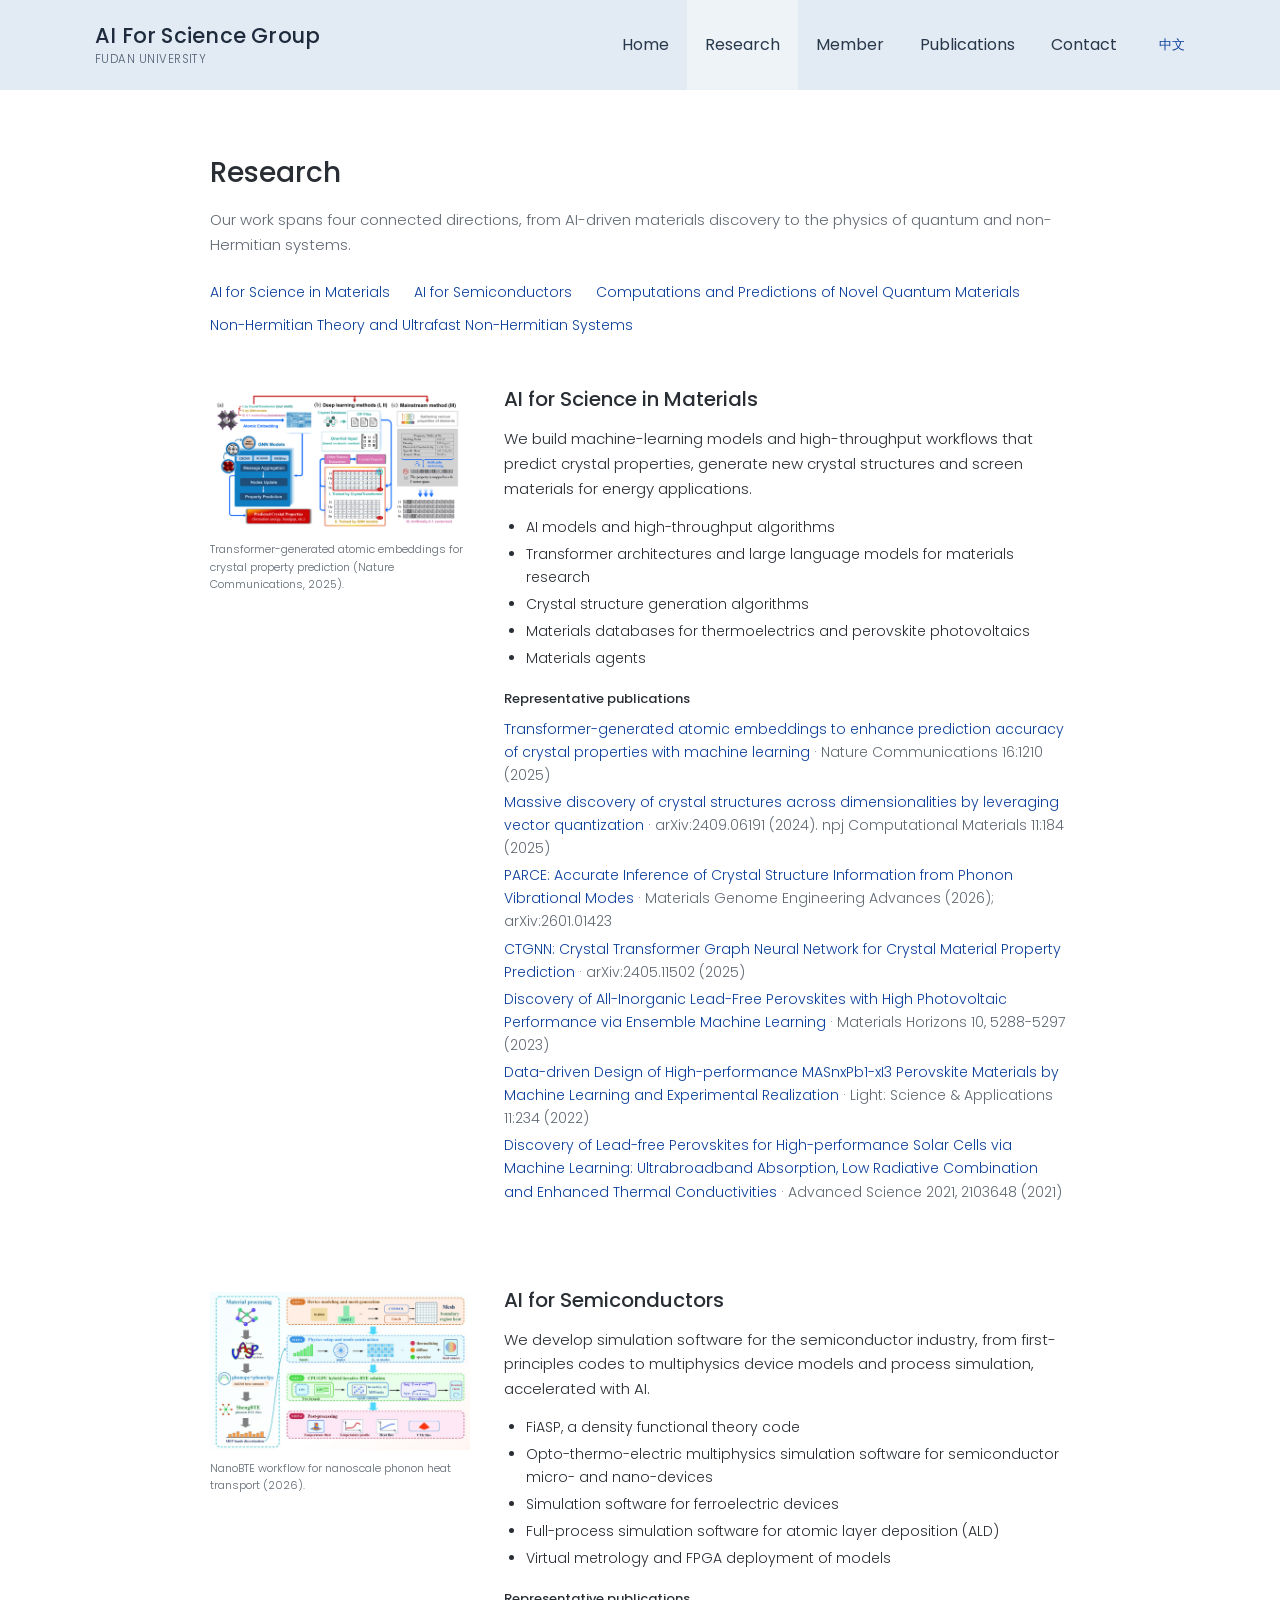
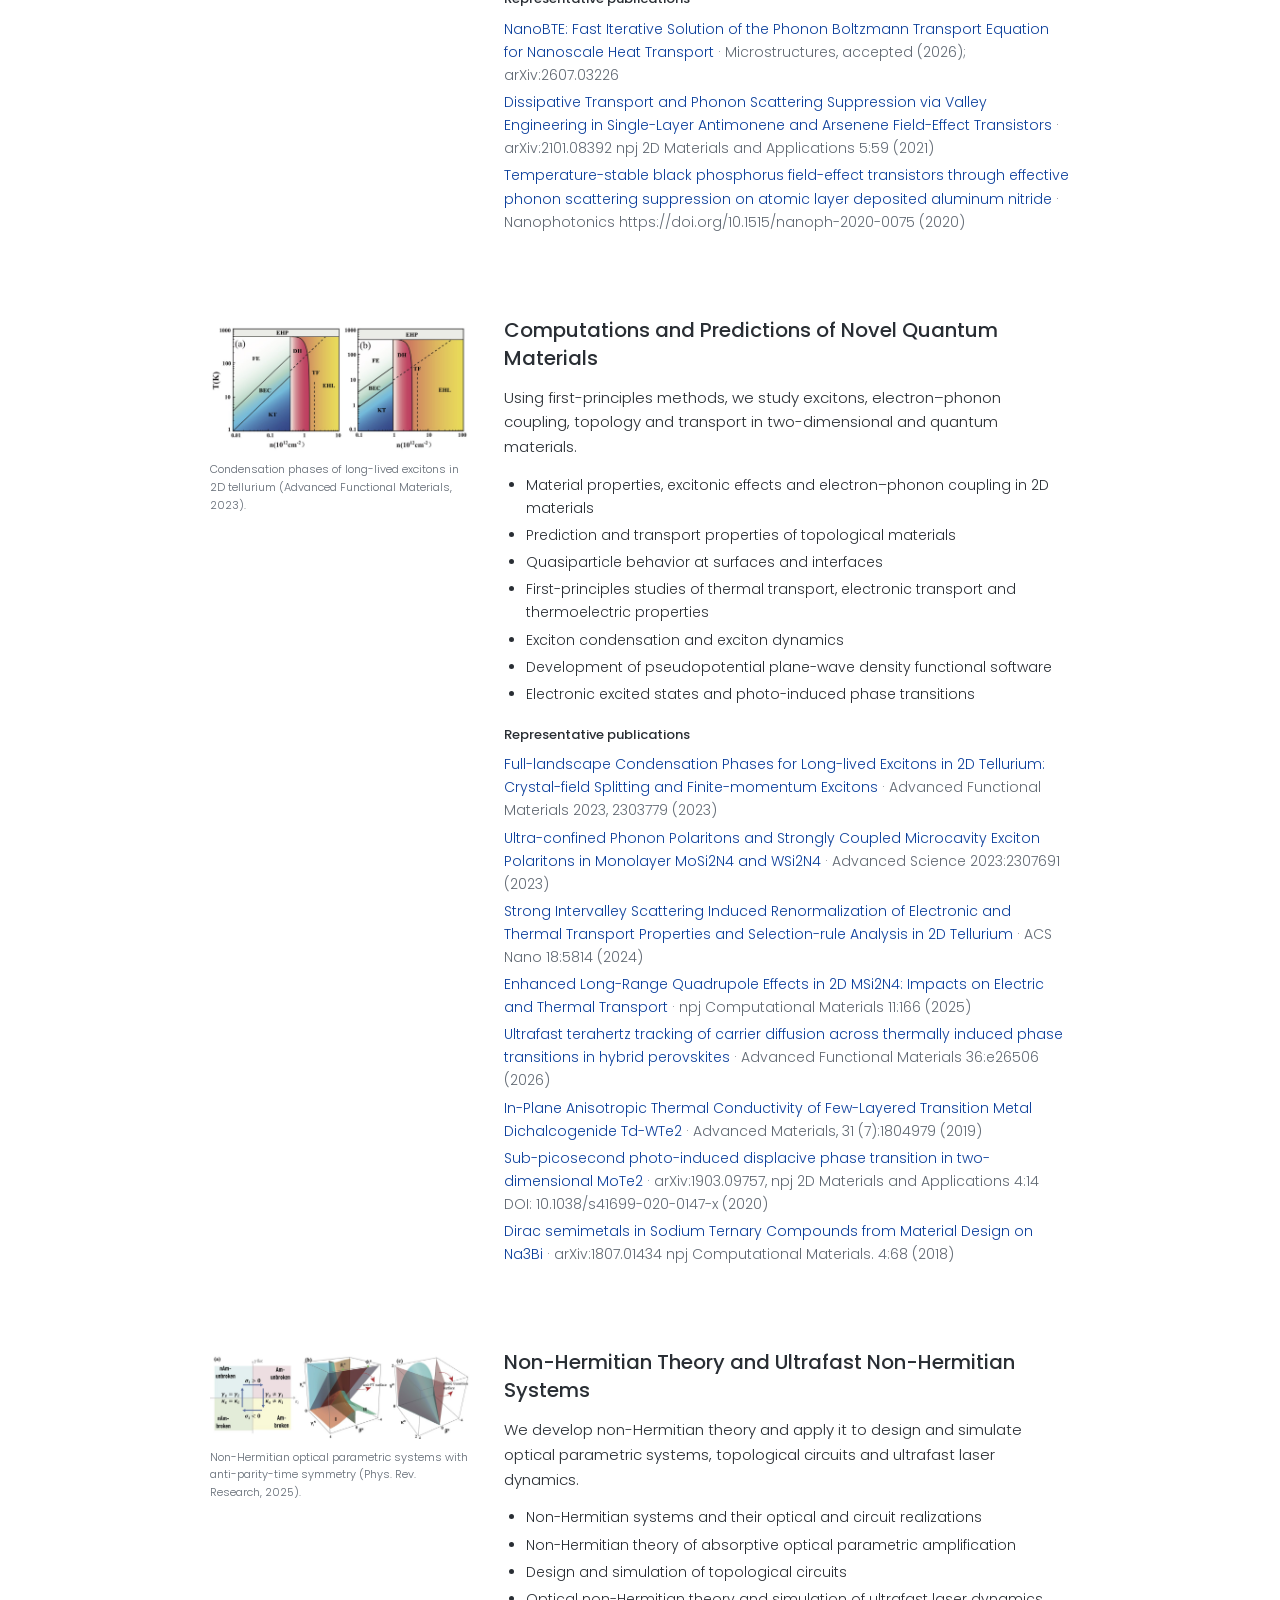
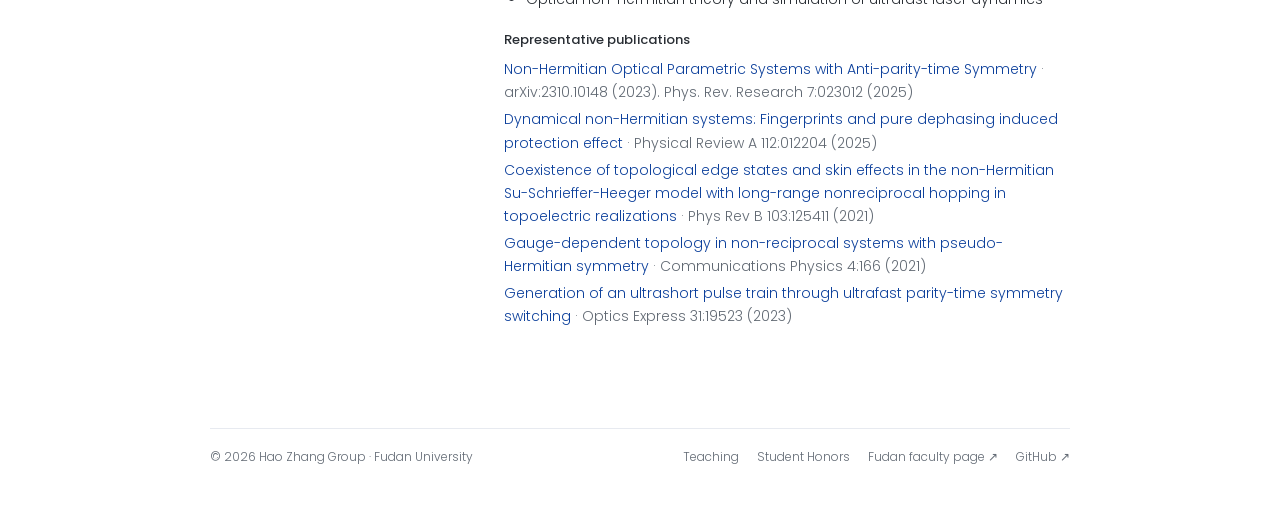
<file: research/index.html>
<!doctype html>
<html lang="en">
<head>
  <meta charset="utf-8">
  <meta name="viewport" content="width=device-width, initial-scale=1">
  <title>Research · Hao Zhang · Fudan University</title>
  <meta name="description" content="Hao Zhang&#x27;s research group at Fudan University: AI for science in materials and semiconductors, quantum materials, and non-Hermitian photonics.">
  <meta name="theme-color" content="#e2eaf3">
  <meta property="og:type" content="website">
  <meta property="og:title" content="Research · Hao Zhang · Fudan University">
  <meta property="og:description" content="Hao Zhang&#x27;s research group at Fudan University: AI for science in materials and semiconductors, quantum materials, and non-Hermitian photonics.">
  <link rel="alternate" hreflang="en" href="https://fduai4s.github.io/research/">
  <link rel="alternate" hreflang="zh-CN" href="https://fduai4s.github.io/zh/research/">
  <link rel="canonical" href="https://fduai4s.github.io/research/">
  <meta property="og:url" content="https://fduai4s.github.io/research/">
  <meta property="og:image" content="https://fduai4s.github.io/images/hero2.png">
  <link rel="icon" href="/favicon.svg" type="image/svg+xml">
  <link rel="stylesheet" href="/assets/css/site.css">
</head>
<body class="page-research">
  <a class="skip-link" href="#main-content">Skip to content</a>
  <header class="site-header">
    <div class="header-inner">
      <a class="site-identity" href="/">
        <span class="identity-name">AI For Science Group</span>
        <span class="identity-sub">Fudan University</span>
      </a>
      <nav class="primary-navigation" aria-label="Main navigation">
        <a href="/">Home</a>
        <a href="/research/" aria-current="page">Research</a>
        <a href="/member/">Member</a>
        <a href="/publications/">Publications</a>
        <a href="/contact/">Contact</a>
      </nav>
      <a class="language-switch" href="/zh/research/" lang="zh-CN" hreflang="zh-CN" aria-label="切换到中文">中文</a>
    </div>
  </header>

<main id="main-content" class="site-container site-main">
  <h1>Research</h1>
  <p class="page-description">Our work spans four connected directions, from AI-driven materials discovery to the physics of quantum and non-Hermitian systems.</p>
  <nav class="section-nav" aria-label="Research"><a href="#ai-materials">AI for Science in Materials</a> <a href="#ai-semiconductors">AI for Semiconductors</a> <a href="#quantum-materials">Computations and Predictions of Novel Quantum Materials</a> <a href="#non-hermitian">Non-Hermitian Theory and Ultrafast Non-Hermitian Systems</a></nav>
  <section class="research-area" id="ai-materials">
    <figure>
      <img src="/images/papers/nc2025.png" alt="Transformer-generated atomic embeddings for crystal property prediction (Nature Communications, 2025).">
      <figcaption>Transformer-generated atomic embeddings for crystal property prediction (Nature Communications, 2025).</figcaption>
    </figure>
    <div>
      <h2>AI for Science in Materials</h2>
      <p class="lead">We build machine-learning models and high-throughput workflows that predict crystal properties, generate new crystal structures and screen materials for energy applications.</p>
      <ul>
      <li>AI models and high-throughput algorithms</li>
      <li>Transformer architectures and large language models for materials research</li>
      <li>Crystal structure generation algorithms</li>
      <li>Materials databases for thermoelectrics and perovskite photovoltaics</li>
      <li>Materials agents</li>
      </ul>
      <p class="work-heading">Representative publications</p>
      <ul class="work-list">
        <li><a href="/publications/#J140">Transformer-generated atomic embeddings to enhance prediction accuracy of crystal properties with machine learning</a> <span>· Nature Communications 16:1210 (2025)</span></li>
        <li><a href="/publications/#J138">Massive discovery of crystal structures across dimensionalities by leveraging vector quantization</a> <span>· arXiv:2409.06191 (2024). npj Computational Materials 11:184 (2025)</span></li>
        <li><a href="/publications/#J147">PARCE: Accurate Inference of Crystal Structure Information from Phonon Vibrational Modes</a> <span>· Materials Genome Engineering Advances (2026); arXiv:2601.01423</span></li>
        <li><a href="/publications/#J135">CTGNN: Crystal Transformer Graph Neural Network for Crystal Material Property Prediction</a> <span>· arXiv:2405.11502 (2025)</span></li>
        <li><a href="/publications/#J123">Discovery of All-Inorganic Lead-Free Perovskites with High Photovoltaic Performance via Ensemble Machine Learning</a> <span>· Materials Horizons 10, 5288-5297 (2023)</span></li>
        <li><a href="/publications/#J111">Data-driven Design of High-performance MASnxPb1-xI3 Perovskite Materials by Machine Learning and Experimental Realization</a> <span>· Light: Science &amp; Applications 11:234 (2022)</span></li>
        <li><a href="/publications/#J102">Discovery of Lead-free Perovskites for High-performance Solar Cells via Machine Learning: Ultrabroadband Absorption, Low Radiative Combination and Enhanced Thermal Conductivities</a> <span>· Advanced Science 2021, 2103648 (2021)</span></li>
      </ul>
    </div>
  </section>
  <section class="research-area" id="ai-semiconductors">
    <figure>
      <img src="/images/papers/nanobte2026.jpg" alt="NanoBTE workflow for nanoscale phonon heat transport (2026).">
      <figcaption>NanoBTE workflow for nanoscale phonon heat transport (2026).</figcaption>
    </figure>
    <div>
      <h2>AI for Semiconductors</h2>
      <p class="lead">We develop simulation software for the semiconductor industry, from first-principles codes to multiphysics device models and process simulation, accelerated with AI.</p>
      <ul>
      <li>FiASP, a density functional theory code</li>
      <li>Opto-thermo-electric multiphysics simulation software for semiconductor micro- and nano-devices</li>
      <li>Simulation software for ferroelectric devices</li>
      <li>Full-process simulation software for atomic layer deposition (ALD)</li>
      <li>Virtual metrology and FPGA deployment of models</li>
      </ul>
      <p class="work-heading">Representative publications</p>
      <ul class="work-list">
        <li><a href="/publications/#J146">NanoBTE: Fast Iterative Solution of the Phonon Boltzmann Transport Equation for Nanoscale Heat Transport</a> <span>· Microstructures, accepted (2026); arXiv:2607.03226</span></li>
        <li><a href="/publications/#J96">Dissipative Transport and Phonon Scattering Suppression via Valley Engineering in Single-Layer Antimonene and Arsenene Field-Effect Transistors</a> <span>· arXiv:2101.08392 npj 2D Materials and Applications 5:59 (2021)</span></li>
        <li><a href="/publications/#J83">Temperature-stable black phosphorus field-effect transistors through effective phonon scattering suppression on atomic layer deposited aluminum nitride</a> <span>· Nanophotonics https://doi.org/10.1515/nanoph-2020-0075 (2020)</span></li>
      </ul>
    </div>
  </section>
  <section class="research-area" id="quantum-materials">
    <figure>
      <img src="/images/papers/afm2023.jpg" alt="Condensation phases of long-lived excitons in 2D tellurium (Advanced Functional Materials, 2023).">
      <figcaption>Condensation phases of long-lived excitons in 2D tellurium (Advanced Functional Materials, 2023).</figcaption>
    </figure>
    <div>
      <h2>Computations and Predictions of Novel Quantum Materials</h2>
      <p class="lead">Using first-principles methods, we study excitons, electron–phonon coupling, topology and transport in two-dimensional and quantum materials.</p>
      <ul>
      <li>Material properties, excitonic effects and electron–phonon coupling in 2D materials</li>
      <li>Prediction and transport properties of topological materials</li>
      <li>Quasiparticle behavior at surfaces and interfaces</li>
      <li>First-principles studies of thermal transport, electronic transport and thermoelectric properties</li>
      <li>Exciton condensation and exciton dynamics</li>
      <li>Development of pseudopotential plane-wave density functional software</li>
      <li>Electronic excited states and photo-induced phase transitions</li>
      </ul>
      <p class="work-heading">Representative publications</p>
      <ul class="work-list">
        <li><a href="/publications/#J122">Full-landscape Condensation Phases for Long-lived Excitons in 2D Tellurium: Crystal-field Splitting and Finite-momentum Excitons</a> <span>· Advanced Functional Materials 2023, 2303779 (2023)</span></li>
        <li><a href="/publications/#J125">Ultra-confined Phonon Polaritons and Strongly Coupled Microcavity Exciton Polaritons in Monolayer MoSi2N4 and WSi2N4</a> <span>· Advanced Science 2023:2307691 (2023)</span></li>
        <li><a href="/publications/#J130">Strong Intervalley Scattering Induced Renormalization of Electronic and Thermal Transport Properties and Selection-rule Analysis in 2D Tellurium</a> <span>· ACS Nano 18:5814 (2024)</span></li>
        <li><a href="/publications/#J137">Enhanced Long-Range Quadrupole Effects in 2D MSi2N4: Impacts on Electric and Thermal Transport</a> <span>· npj Computational Materials 11:166 (2025)</span></li>
        <li><a href="/publications/#J144">Ultrafast terahertz tracking of carrier diffusion across thermally induced phase transitions in hybrid perovskites</a> <span>· Advanced Functional Materials 36:e26506 (2026)</span></li>
        <li><a href="/publications/#J70">In-Plane Anisotropic Thermal Conductivity of Few-Layered Transition Metal Dichalcogenide Td-WTe2</a> <span>· Advanced Materials, 31 (7):1804979 (2019)</span></li>
        <li><a href="/publications/#J82">Sub-picosecond photo-induced displacive phase transition in two-dimensional MoTe2</a> <span>· arXiv:1903.09757, npj 2D Materials and Applications 4:14 DOI: 10.1038/s41699-020-0147-x (2020)</span></li>
        <li><a href="/publications/#J65">Dirac semimetals in Sodium Ternary Compounds from Material Design on Na3Bi</a> <span>· arXiv:1807.01434 npj Computational Materials. 4:68 (2018)</span></li>
      </ul>
    </div>
  </section>
  <section class="research-area" id="non-hermitian">
    <figure>
      <img src="/images/papers/prr2025.jpg" alt="Non-Hermitian optical parametric systems with anti-parity-time symmetry (Phys. Rev. Research, 2025).">
      <figcaption>Non-Hermitian optical parametric systems with anti-parity-time symmetry (Phys. Rev. Research, 2025).</figcaption>
    </figure>
    <div>
      <h2>Non-Hermitian Theory and Ultrafast Non-Hermitian Systems</h2>
      <p class="lead">We develop non-Hermitian theory and apply it to design and simulate optical parametric systems, topological circuits and ultrafast laser dynamics.</p>
      <ul>
      <li>Non-Hermitian systems and their optical and circuit realizations</li>
      <li>Non-Hermitian theory of absorptive optical parametric amplification</li>
      <li>Design and simulation of topological circuits</li>
      <li>Optical non-Hermitian theory and simulation of ultrafast laser dynamics</li>
      </ul>
      <p class="work-heading">Representative publications</p>
      <ul class="work-list">
        <li><a href="/publications/#J136">Non-Hermitian Optical Parametric Systems with Anti-parity-time Symmetry</a> <span>· arXiv:2310.10148 (2023). Phys. Rev. Research 7:023012 (2025)</span></li>
        <li><a href="/publications/#J141">Dynamical non-Hermitian systems: Fingerprints and pure dephasing induced protection effect</a> <span>· Physical Review A 112:012204 (2025)</span></li>
        <li><a href="/publications/#J94">Coexistence of topological edge states and skin effects in the non-Hermitian Su-Schrieffer-Heeger model with long-range nonreciprocal hopping in topoelectric realizations</a> <span>· Phys Rev B 103:125411 (2021)</span></li>
        <li><a href="/publications/#J93">Gauge-dependent topology in non-reciprocal systems with pseudo-Hermitian symmetry</a> <span>· Communications Physics 4:166 (2021)</span></li>
        <li><a href="/publications/#J119">Generation of an ultrashort pulse train through ultrafast parity-time symmetry switching</a> <span>· Optics Express 31:19523 (2023)</span></li>
      </ul>
    </div>
  </section>
</main>

  <footer class="site-footer">
    <div class="footer-meta">
      <span>© 2026 Hao Zhang Group · Fudan University</span>
      <div class="visit-counter" aria-label="Page view statistics">
        <span id="vercount_container_site_pv" style="display: none">Total views <span id="vercount_value_site_pv"></span></span>
        <span id="vercount_container_page_pv" style="display: none">This page <span id="vercount_value_page_pv"></span></span>
      </div>
    </div>
    <nav aria-label="More information">
      <a href="/teaching/">Teaching</a>
      <a href="/member/#honors">Student Honors</a>
      <a href="https://optics.fudan.edu.cn/2a/11/c39771a469521/page.htm">Fudan faculty page ↗</a>
      <a href="https://github.com/fduai4s">GitHub ↗</a>
    </nav>
  </footer>
  <script defer src="https://events.vercount.one/js"></script>
</body>
</html>
</file>
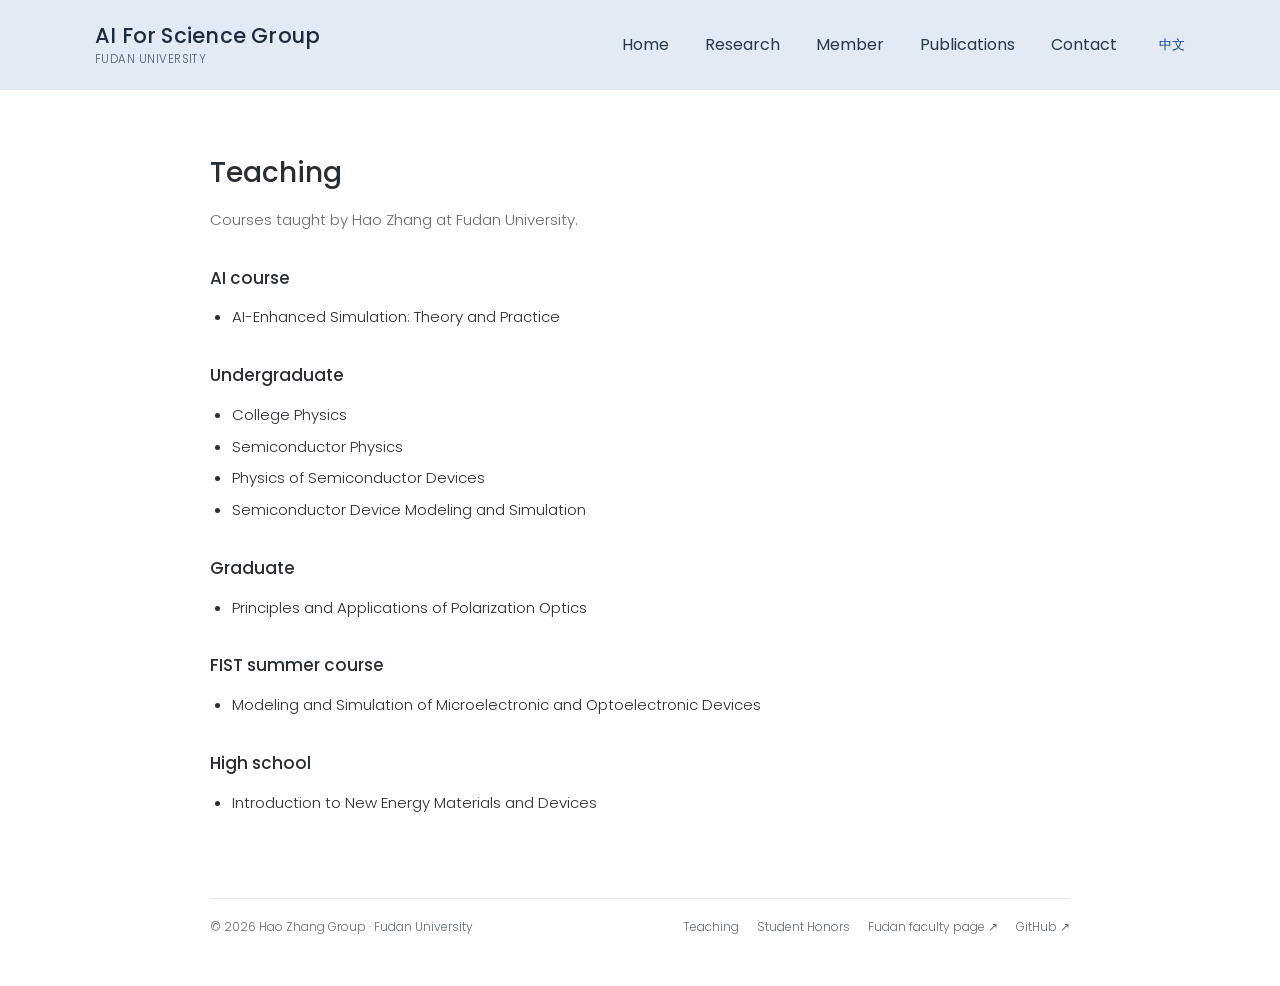
<file: teaching/index.html>
<!doctype html>
<html lang="en">
<head>
  <meta charset="utf-8">
  <meta name="viewport" content="width=device-width, initial-scale=1">
  <title>Teaching · Hao Zhang · Fudan University</title>
  <meta name="description" content="Hao Zhang&#x27;s research group at Fudan University: AI for science in materials and semiconductors, quantum materials, and non-Hermitian photonics.">
  <meta name="theme-color" content="#e2eaf3">
  <meta property="og:type" content="website">
  <meta property="og:title" content="Teaching · Hao Zhang · Fudan University">
  <meta property="og:description" content="Hao Zhang&#x27;s research group at Fudan University: AI for science in materials and semiconductors, quantum materials, and non-Hermitian photonics.">
  <link rel="alternate" hreflang="en" href="https://fduai4s.github.io/teaching/">
  <link rel="alternate" hreflang="zh-CN" href="https://fduai4s.github.io/zh/teaching/">
  <link rel="canonical" href="https://fduai4s.github.io/teaching/">
  <meta property="og:url" content="https://fduai4s.github.io/teaching/">
  <meta property="og:image" content="https://fduai4s.github.io/images/hero2.png">
  <link rel="icon" href="/favicon.svg" type="image/svg+xml">
  <link rel="stylesheet" href="/assets/css/site.css">
</head>
<body class="page-teaching">
  <a class="skip-link" href="#main-content">Skip to content</a>
  <header class="site-header">
    <div class="header-inner">
      <a class="site-identity" href="/">
        <span class="identity-name">AI For Science Group</span>
        <span class="identity-sub">Fudan University</span>
      </a>
      <nav class="primary-navigation" aria-label="Main navigation">
        <a href="/">Home</a>
        <a href="/research/">Research</a>
        <a href="/member/">Member</a>
        <a href="/publications/">Publications</a>
        <a href="/contact/">Contact</a>
      </nav>
      <a class="language-switch" href="/zh/teaching/" lang="zh-CN" hreflang="zh-CN" aria-label="切换到中文">中文</a>
    </div>
  </header>

<main id="main-content" class="site-container site-main">
  <h1>Teaching</h1>
  <p class="page-description">Courses taught by Hao Zhang at Fudan University.</p>
  <section class="course-group">
  <h2>AI course</h2>
  <ul>
    <li>AI-Enhanced Simulation: Theory and Practice</li>
  </ul>
  </section>
  <section class="course-group">
  <h2>Undergraduate</h2>
  <ul>
    <li>College Physics</li>
    <li>Semiconductor Physics</li>
    <li>Physics of Semiconductor Devices</li>
    <li>Semiconductor Device Modeling and Simulation</li>
  </ul>
  </section>
  <section class="course-group">
  <h2>Graduate</h2>
  <ul>
    <li>Principles and Applications of Polarization Optics</li>
  </ul>
  </section>
  <section class="course-group">
  <h2>FIST summer course</h2>
  <ul>
    <li>Modeling and Simulation of Microelectronic and Optoelectronic Devices</li>
  </ul>
  </section>
  <section class="course-group">
  <h2>High school</h2>
  <ul>
    <li>Introduction to New Energy Materials and Devices</li>
  </ul>
  </section>
</main>

  <footer class="site-footer">
    <div class="footer-meta">
      <span>© 2026 Hao Zhang Group · Fudan University</span>
      <div class="visit-counter" aria-label="Page view statistics">
        <span id="vercount_container_site_pv" style="display: none">Total views <span id="vercount_value_site_pv"></span></span>
        <span id="vercount_container_page_pv" style="display: none">This page <span id="vercount_value_page_pv"></span></span>
      </div>
    </div>
    <nav aria-label="More information">
      <a href="/teaching/">Teaching</a>
      <a href="/member/#honors">Student Honors</a>
      <a href="https://optics.fudan.edu.cn/2a/11/c39771a469521/page.htm">Fudan faculty page ↗</a>
      <a href="https://github.com/fduai4s">GitHub ↗</a>
    </nav>
  </footer>
  <script defer src="https://events.vercount.one/js"></script>
</body>
</html>
</file>
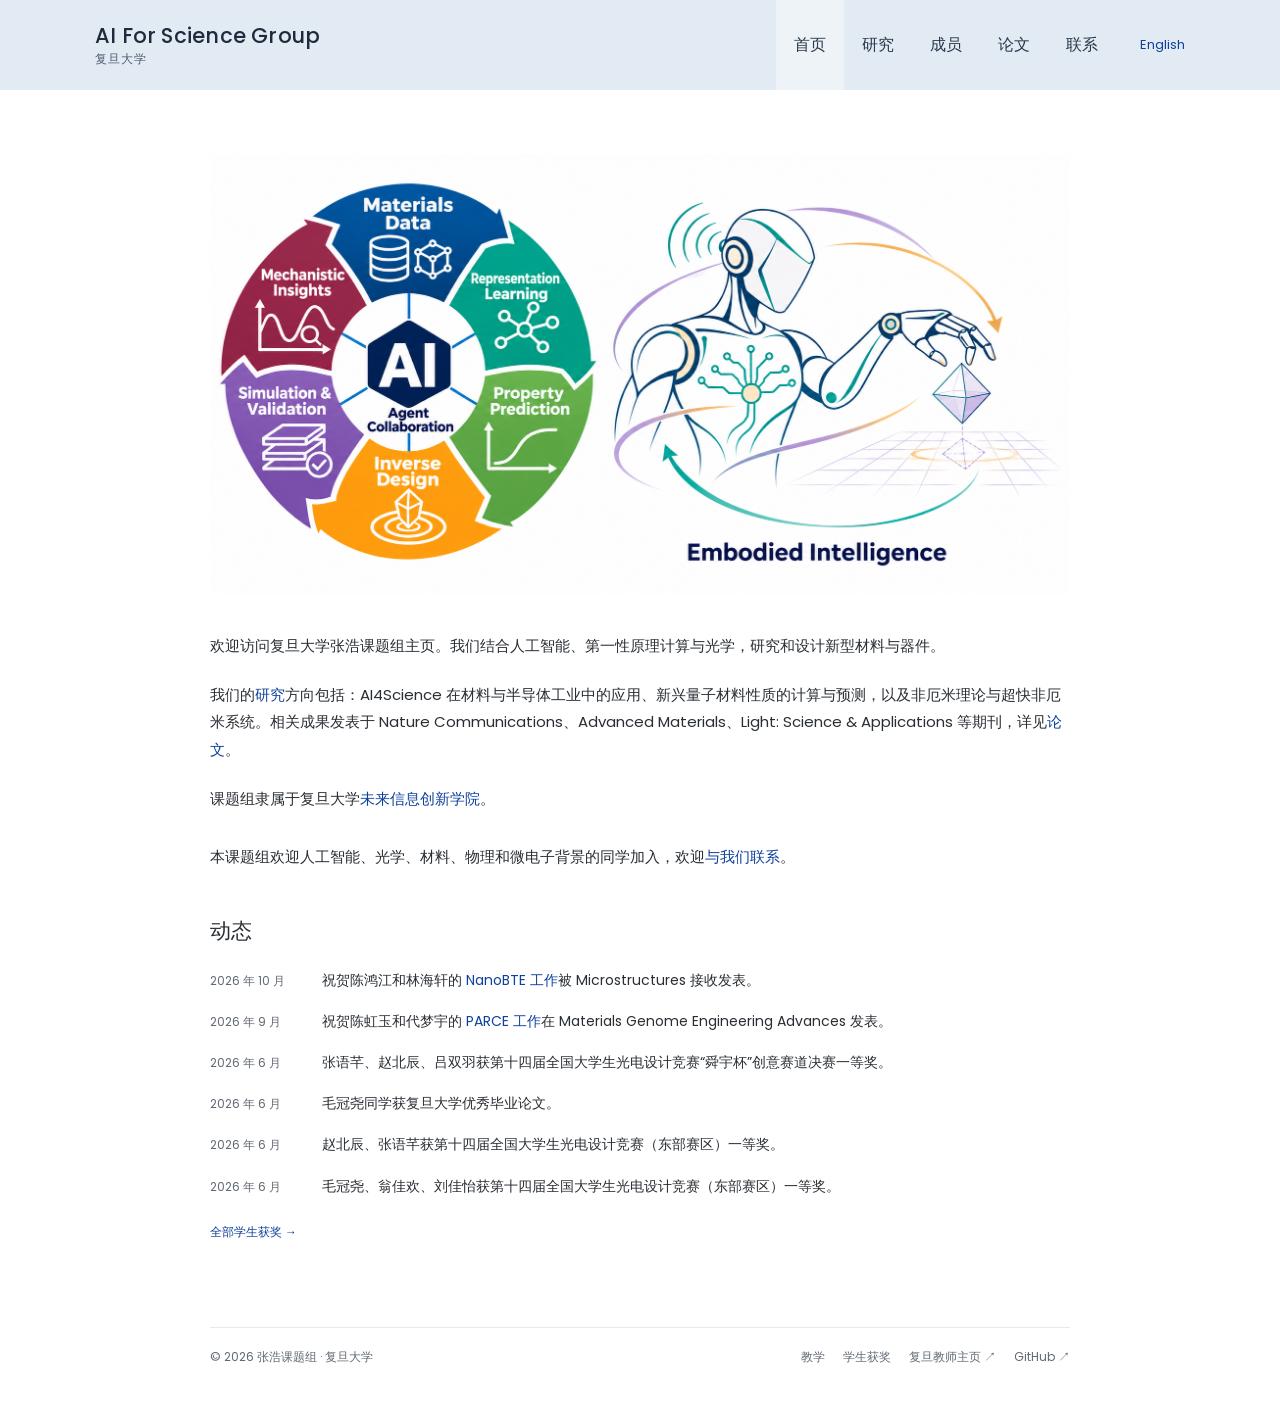
<file: zh/index.html>
<!doctype html>
<html lang="zh-CN">
<head>
  <meta charset="utf-8">
  <meta name="viewport" content="width=device-width, initial-scale=1">
  <title>张浩 · 复旦大学</title>
  <meta name="description" content="复旦大学张浩课题组：人工智能赋能材料与半导体、新兴量子材料计算、非厄米光学系统。">
  <meta name="theme-color" content="#e2eaf3">
  <meta property="og:type" content="website">
  <meta property="og:title" content="张浩 · 复旦大学">
  <meta property="og:description" content="复旦大学张浩课题组：人工智能赋能材料与半导体、新兴量子材料计算、非厄米光学系统。">
  <link rel="alternate" hreflang="en" href="https://fduai4s.github.io/">
  <link rel="alternate" hreflang="zh-CN" href="https://fduai4s.github.io/zh/">
  <link rel="canonical" href="https://fduai4s.github.io/zh/">
  <meta property="og:url" content="https://fduai4s.github.io/zh/">
  <meta property="og:image" content="https://fduai4s.github.io/images/hero2.png">
  <link rel="icon" href="/favicon.svg" type="image/svg+xml">
  <link rel="stylesheet" href="/assets/css/site.css">
</head>
<body class="page-home">
  <a class="skip-link" href="#main-content">跳到正文</a>
  <header class="site-header">
    <div class="header-inner">
      <a class="site-identity" href="/zh/">
        <span class="identity-name">AI For Science Group</span>
        <span class="identity-sub">复旦大学</span>
      </a>
      <nav class="primary-navigation" aria-label="主导航">
        <a href="/zh/" aria-current="page">首页</a>
        <a href="/zh/research/">研究</a>
        <a href="/zh/member/">成员</a>
        <a href="/zh/publications/">论文</a>
        <a href="/zh/contact/">联系</a>
      </nav>
      <a class="language-switch" href="/" lang="en" hreflang="en" aria-label="Switch to English">English</a>
    </div>
  </header>

<main id="main-content" class="site-container site-main">
  <h1 class="visually-hidden">张浩 · 复旦大学</h1>
  <figure class="home-hero">
    <img src="/images/hero2.png" width="1800" height="1012" fetchpriority="high" alt="机器学习驱动的钙钛矿光伏材料正向分析与逆向设计示意图。">
  </figure>
  <div class="home-introduction">
<p>欢迎访问复旦大学张浩课题组主页。我们结合人工智能、第一性原理计算与光学，研究和设计新型材料与器件。</p>
<p>我们的<a href="/zh/research/">研究</a>方向包括：AI4Science 在材料与半导体工业中的应用、新兴量子材料性质的计算与预测，以及非厄米理论与超快非厄米系统。相关成果发表于 Nature Communications、Advanced Materials、Light: Science &amp; Applications 等期刊，详见<a href="/zh/publications/">论文</a>。</p>
<p>课题组隶属于复旦大学<a href="https://fit.fudan.edu.cn/">未来信息创新学院</a>。</p>
<p>本课题组欢迎人工智能、光学、材料、物理和微电子背景的同学加入，欢迎<a href="/zh/contact/">与我们联系</a>。</p>
  </div>

  <section class="home-news" aria-labelledby="news-heading">
    <h2 id="news-heading">动态</h2>
    <ul class="news-list">
    <li class="news-item">
      <time class="news-date" datetime="2026-10">2026 年 10 月</time>
      <div class="news-text">祝贺陈鸿江和林海轩的 <a href="/zh/publications/#J146">NanoBTE 工作</a>被 Microstructures 接收发表。</div>
    </li>
    <li class="news-item">
      <time class="news-date" datetime="2026-09">2026 年 9 月</time>
      <div class="news-text">祝贺陈虹玉和代梦宇的 <a href="/zh/publications/#J147">PARCE 工作</a>在 Materials Genome Engineering Advances 发表。</div>
    </li>
    <li class="news-item">
      <time class="news-date" datetime="2026-06">2026 年 6 月</time>
      <div class="news-text">张语芊、赵北辰、吕双羽获第十四届全国大学生光电设计竞赛“舜宇杯”创意赛道决赛一等奖。</div>
    </li>
    <li class="news-item">
      <time class="news-date" datetime="2026-06">2026 年 6 月</time>
      <div class="news-text">毛冠尧同学获复旦大学优秀毕业论文。</div>
    </li>
    <li class="news-item">
      <time class="news-date" datetime="2026-06">2026 年 6 月</time>
      <div class="news-text">赵北辰、张语芊获第十四届全国大学生光电设计竞赛（东部赛区）一等奖。</div>
    </li>
    <li class="news-item">
      <time class="news-date" datetime="2026-06">2026 年 6 月</time>
      <div class="news-text">毛冠尧、翁佳欢、刘佳怡获第十四届全国大学生光电设计竞赛（东部赛区）一等奖。</div>
    </li>
    </ul>
    <a class="more-link" href="/zh/member/#honors">全部学生获奖 →</a>
  </section>
</main>

  <footer class="site-footer">
    <div class="footer-meta">
      <span>© 2026 张浩课题组 · 复旦大学</span>
      <div class="visit-counter" aria-label="访问次数统计">
        <span id="vercount_container_site_pv" style="display: none">总访问 <span id="vercount_value_site_pv"></span></span>
        <span id="vercount_container_page_pv" style="display: none">本页访问 <span id="vercount_value_page_pv"></span></span>
      </div>
    </div>
    <nav aria-label="更多信息">
      <a href="/zh/teaching/">教学</a>
      <a href="/zh/member/#honors">学生获奖</a>
      <a href="https://optics.fudan.edu.cn/2a/11/c39771a469521/page.htm">复旦教师主页 ↗</a>
      <a href="https://github.com/fduai4s">GitHub ↗</a>
    </nav>
  </footer>
  <script defer src="https://events.vercount.one/js"></script>
</body>
</html>
</file>
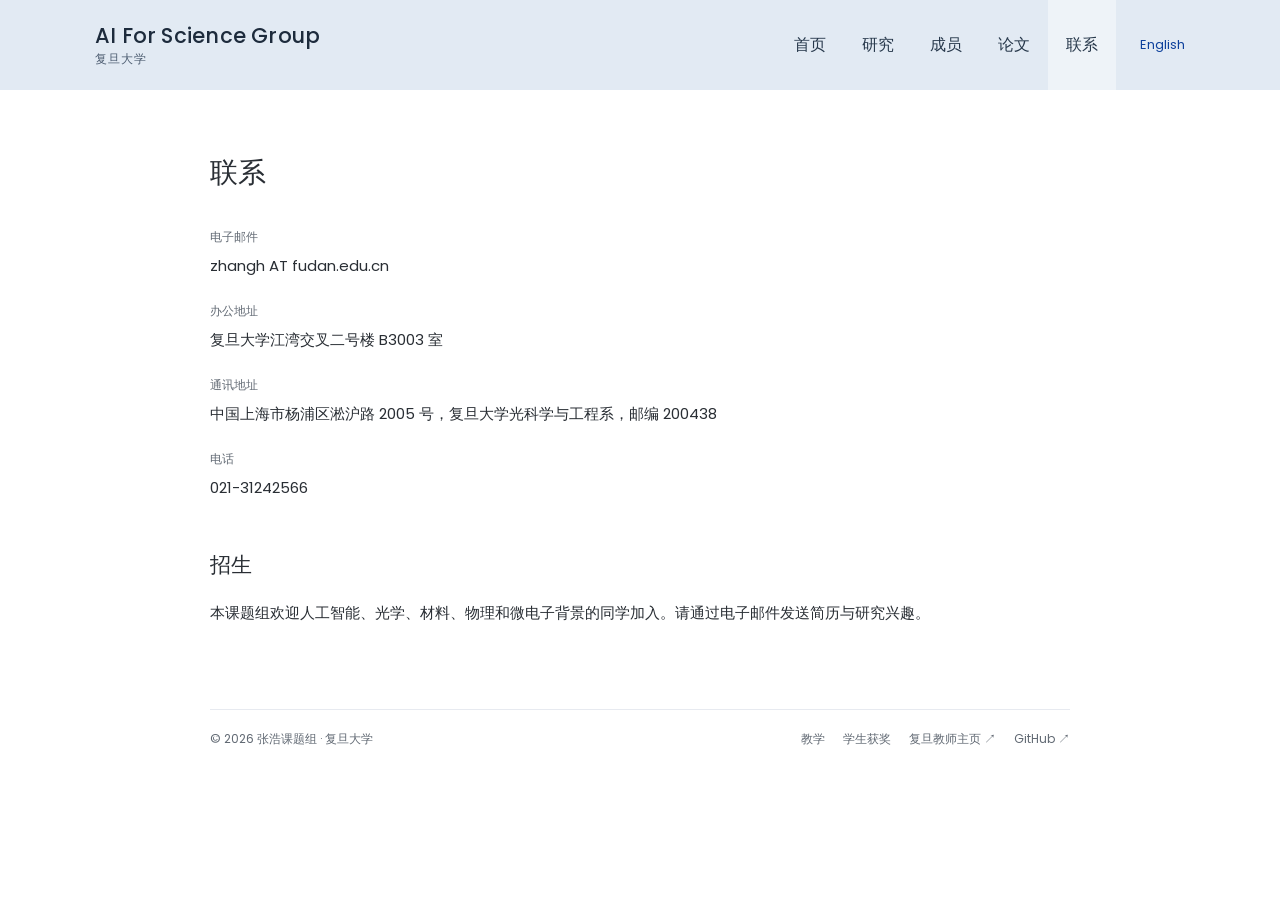
<file: zh/contact/index.html>
<!doctype html>
<html lang="zh-CN">
<head>
  <meta charset="utf-8">
  <meta name="viewport" content="width=device-width, initial-scale=1">
  <title>联系 · 张浩 · 复旦大学</title>
  <meta name="description" content="复旦大学张浩课题组：人工智能赋能材料与半导体、新兴量子材料计算、非厄米光学系统。">
  <meta name="theme-color" content="#e2eaf3">
  <meta property="og:type" content="website">
  <meta property="og:title" content="联系 · 张浩 · 复旦大学">
  <meta property="og:description" content="复旦大学张浩课题组：人工智能赋能材料与半导体、新兴量子材料计算、非厄米光学系统。">
  <link rel="alternate" hreflang="en" href="https://fduai4s.github.io/contact/">
  <link rel="alternate" hreflang="zh-CN" href="https://fduai4s.github.io/zh/contact/">
  <link rel="canonical" href="https://fduai4s.github.io/zh/contact/">
  <meta property="og:url" content="https://fduai4s.github.io/zh/contact/">
  <meta property="og:image" content="https://fduai4s.github.io/images/hero2.png">
  <link rel="icon" href="/favicon.svg" type="image/svg+xml">
  <link rel="stylesheet" href="/assets/css/site.css">
</head>
<body class="page-contact">
  <a class="skip-link" href="#main-content">跳到正文</a>
  <header class="site-header">
    <div class="header-inner">
      <a class="site-identity" href="/zh/">
        <span class="identity-name">AI For Science Group</span>
        <span class="identity-sub">复旦大学</span>
      </a>
      <nav class="primary-navigation" aria-label="主导航">
        <a href="/zh/">首页</a>
        <a href="/zh/research/">研究</a>
        <a href="/zh/member/">成员</a>
        <a href="/zh/publications/">论文</a>
        <a href="/zh/contact/" aria-current="page">联系</a>
      </nav>
      <a class="language-switch" href="/contact/" lang="en" hreflang="en" aria-label="Switch to English">English</a>
    </div>
  </header>

<main id="main-content" class="site-container site-main">
  <h1>联系</h1>
  <dl class="contact-list">
    <dt>电子邮件</dt><dd>zhangh AT fudan.edu.cn</dd>
    <dt>办公地址</dt><dd>复旦大学江湾交叉二号楼 B3003 室</dd>
    <dt>通讯地址</dt><dd>中国上海市杨浦区淞沪路 2005 号，复旦大学光科学与工程系，邮编 200438</dd>
    <dt>电话</dt><dd>021-31242566</dd>
  </dl>
  <h2>招生</h2>
  <p>本课题组欢迎人工智能、光学、材料、物理和微电子背景的同学加入。请通过电子邮件发送简历与研究兴趣。</p>
</main>

  <footer class="site-footer">
    <div class="footer-meta">
      <span>© 2026 张浩课题组 · 复旦大学</span>
      <div class="visit-counter" aria-label="访问次数统计">
        <span id="vercount_container_site_pv" style="display: none">总访问 <span id="vercount_value_site_pv"></span></span>
        <span id="vercount_container_page_pv" style="display: none">本页访问 <span id="vercount_value_page_pv"></span></span>
      </div>
    </div>
    <nav aria-label="更多信息">
      <a href="/zh/teaching/">教学</a>
      <a href="/zh/member/#honors">学生获奖</a>
      <a href="https://optics.fudan.edu.cn/2a/11/c39771a469521/page.htm">复旦教师主页 ↗</a>
      <a href="https://github.com/fduai4s">GitHub ↗</a>
    </nav>
  </footer>
  <script defer src="https://events.vercount.one/js"></script>
</body>
</html>
</file>
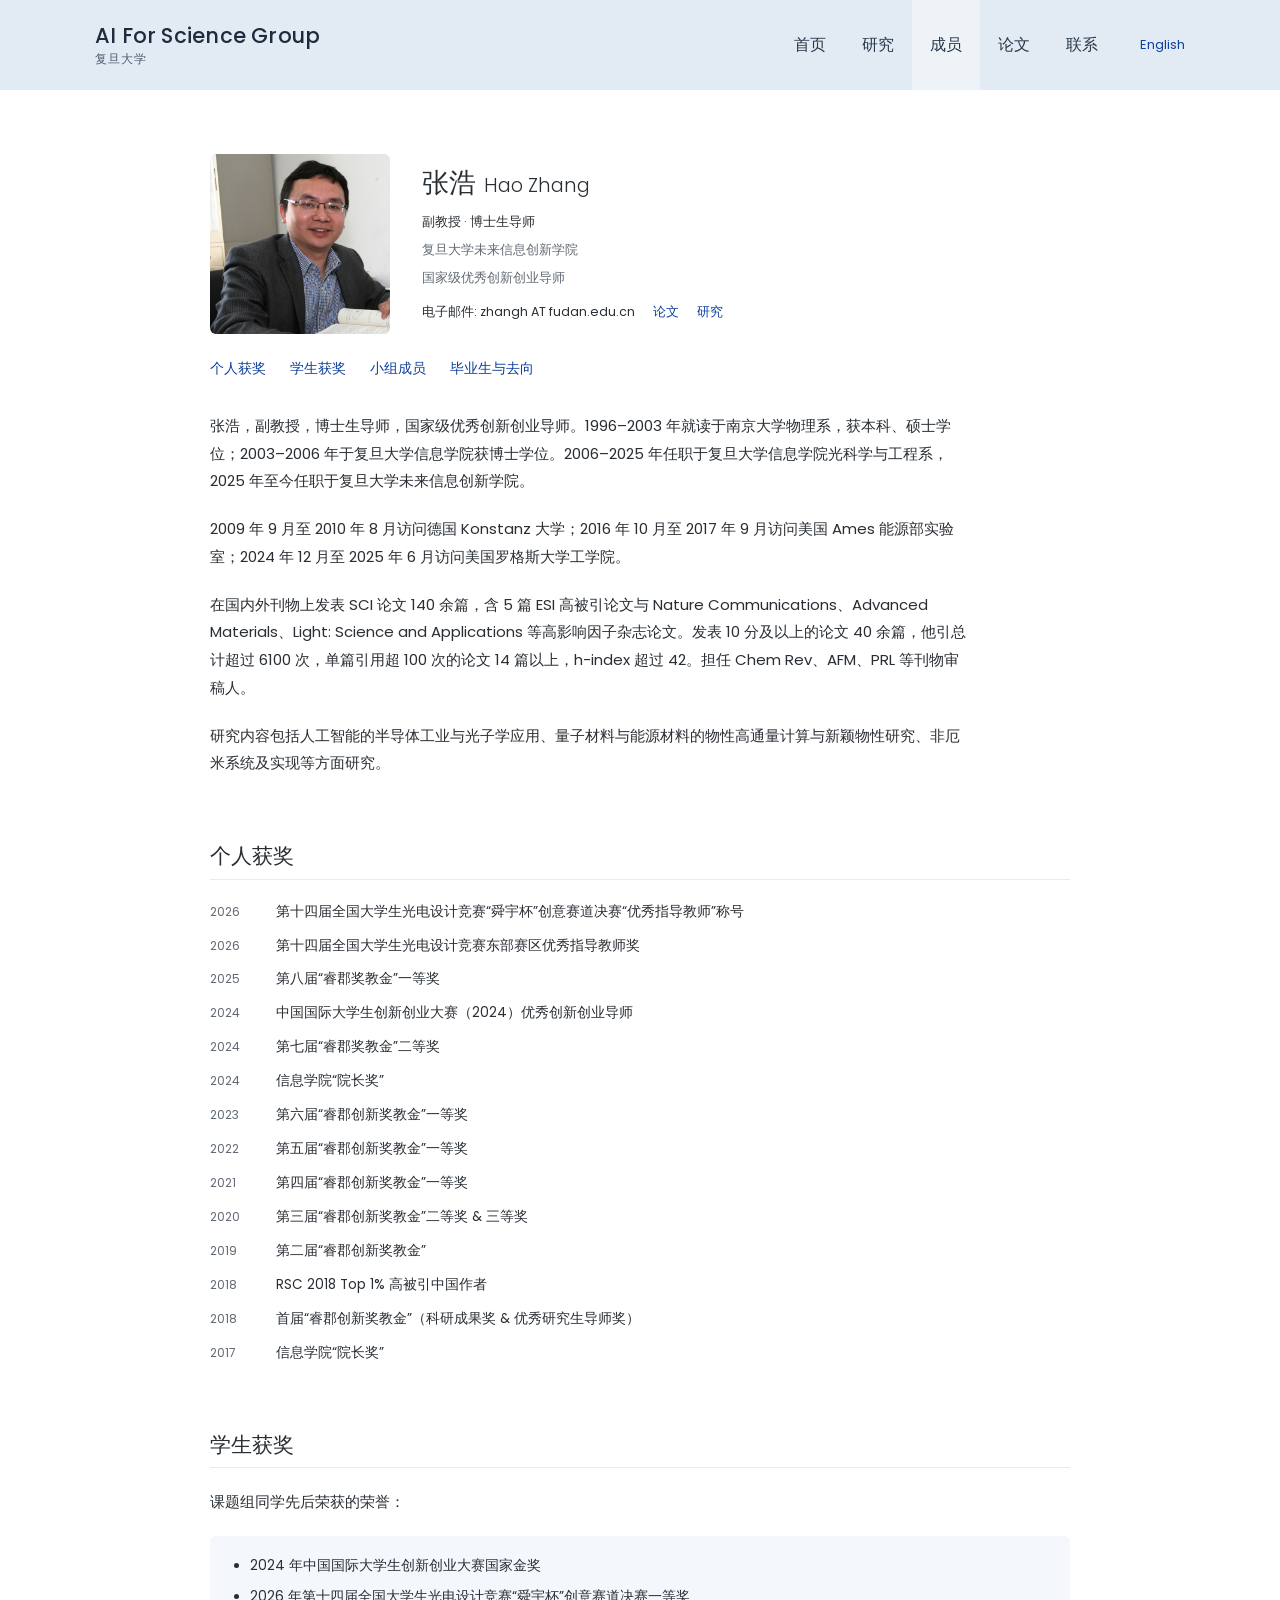
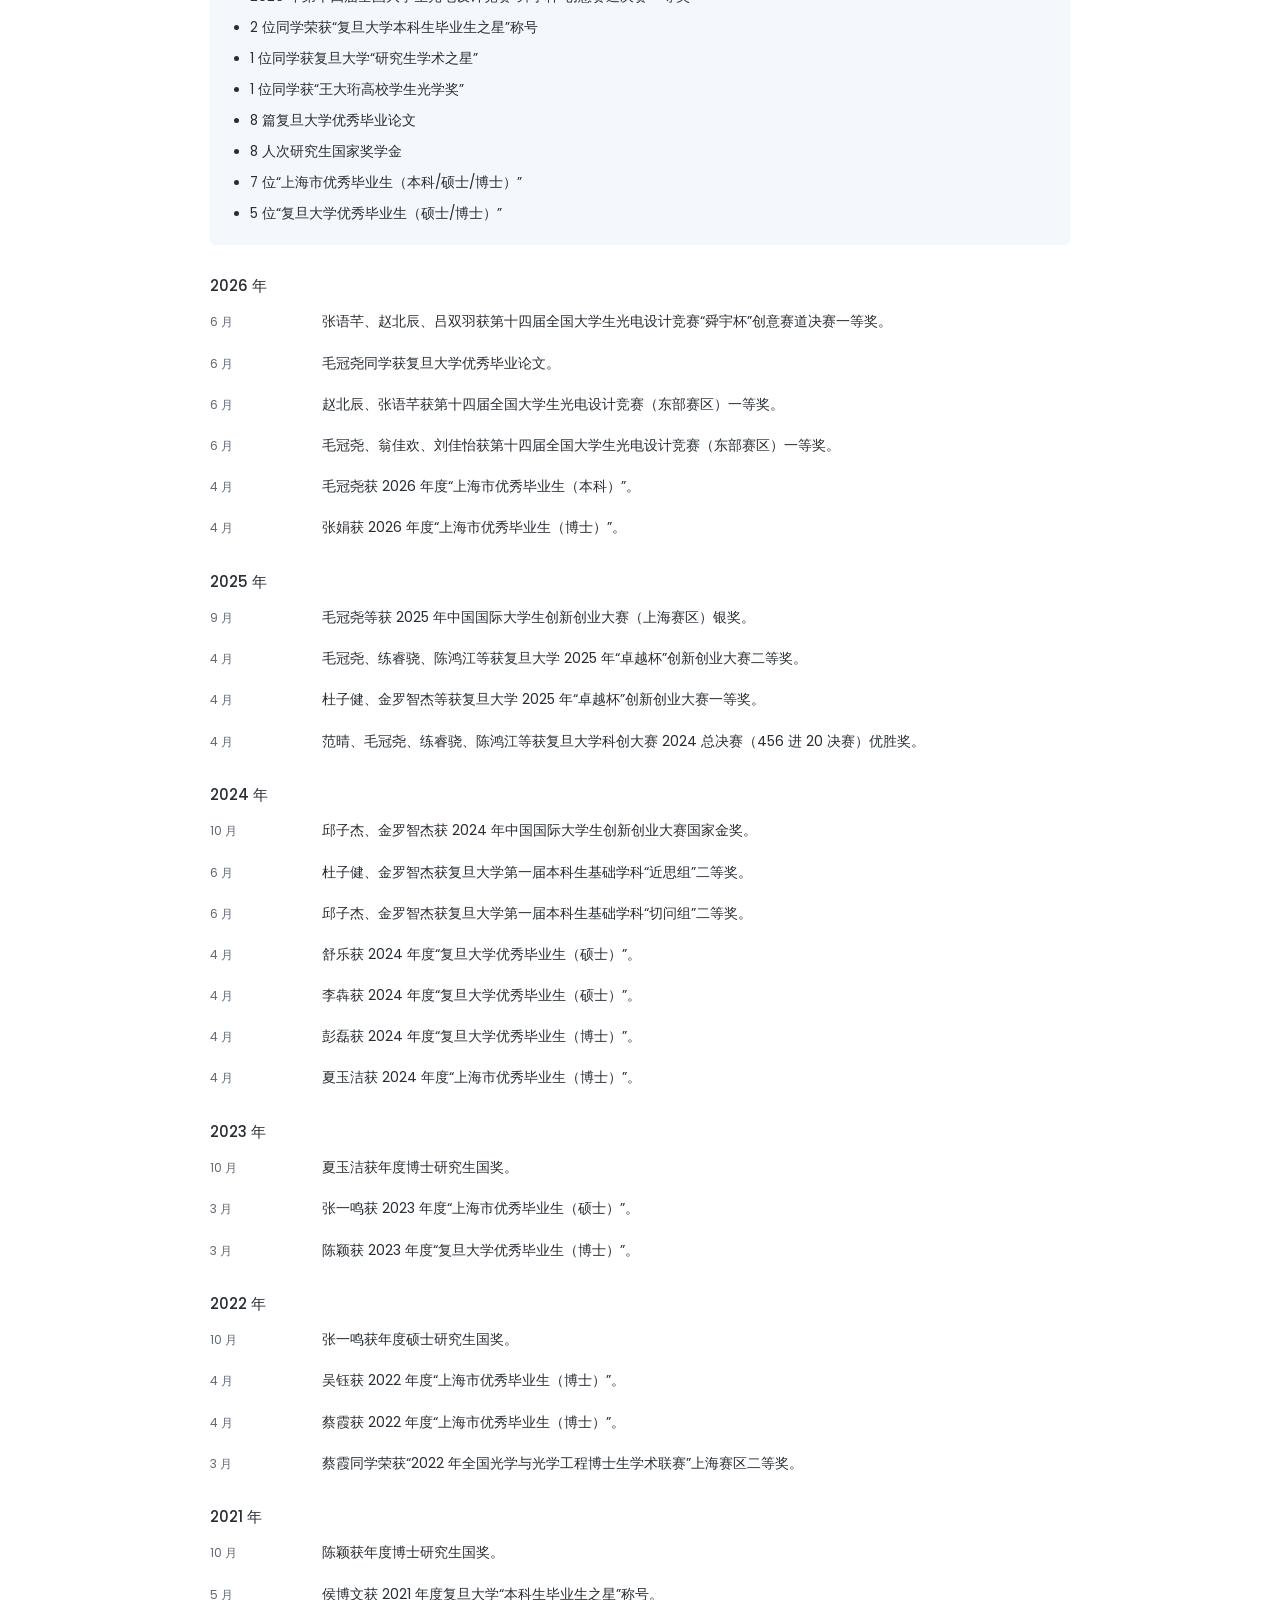
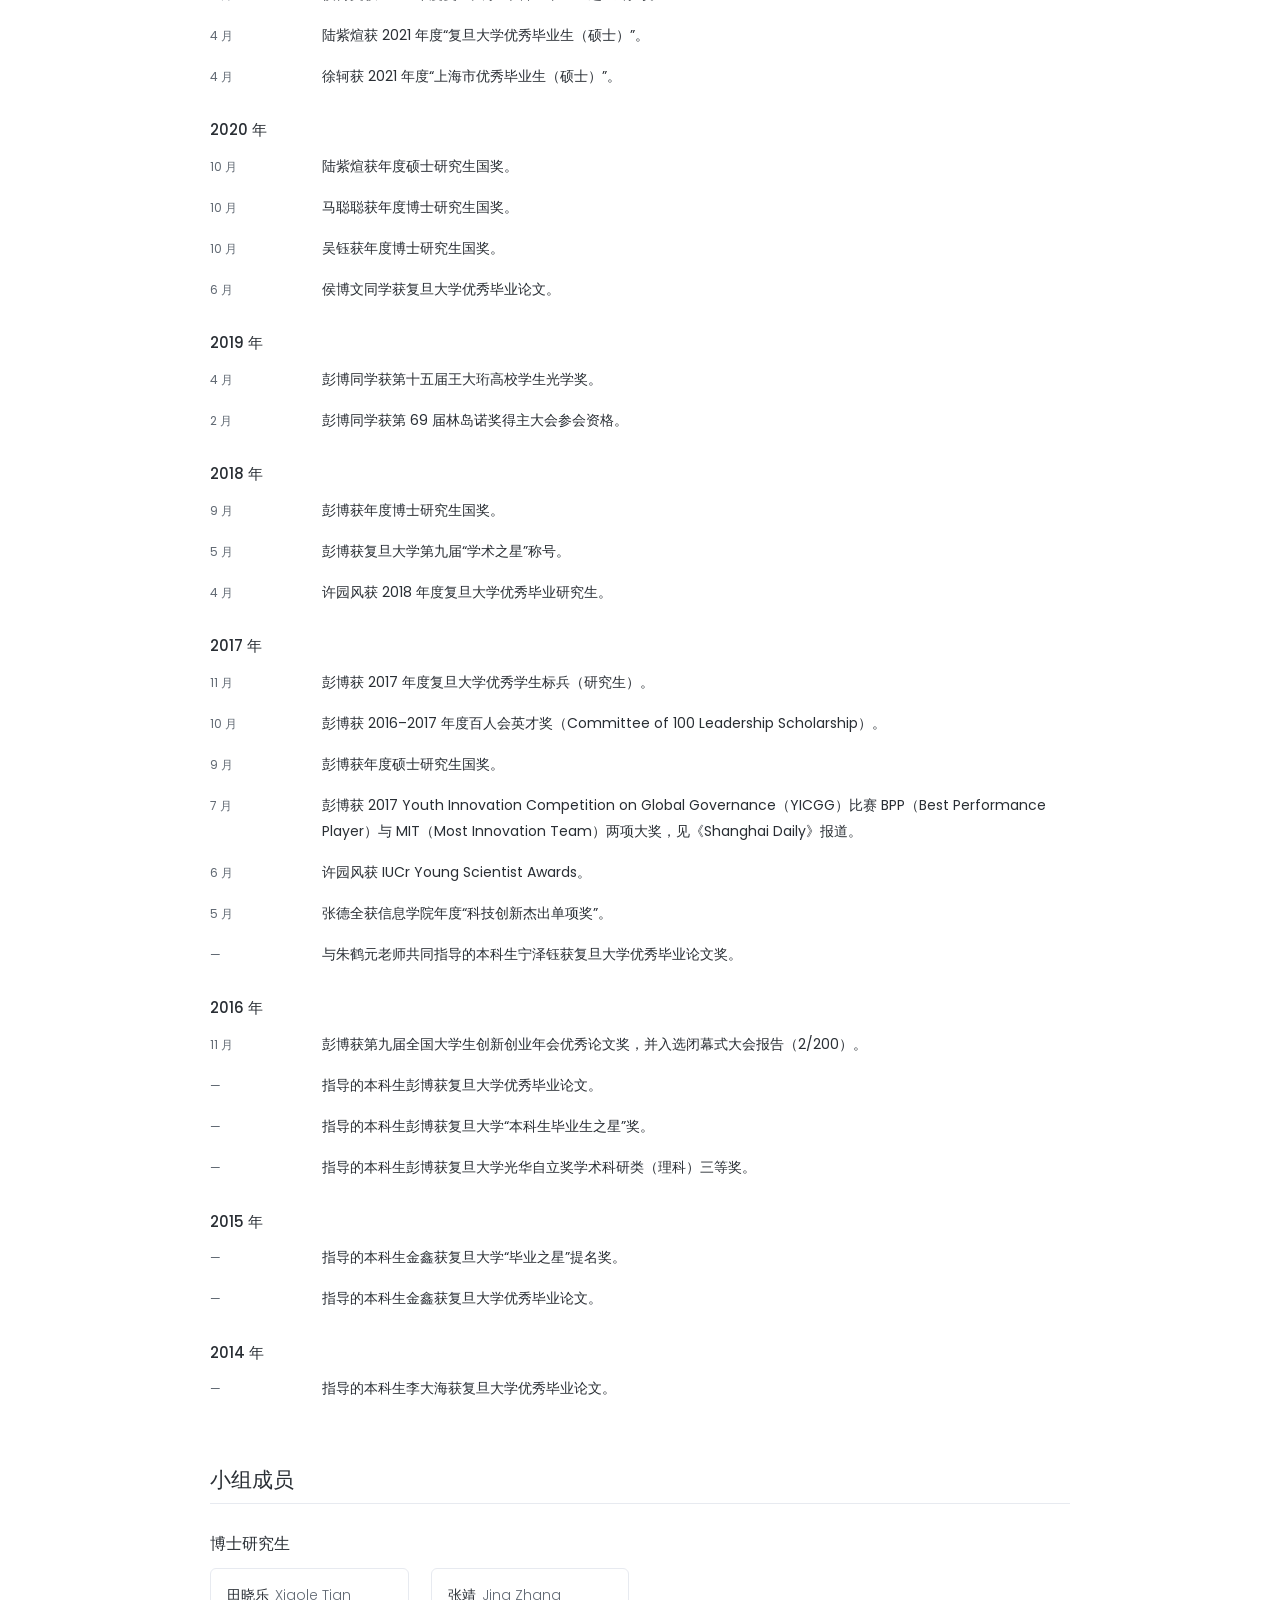
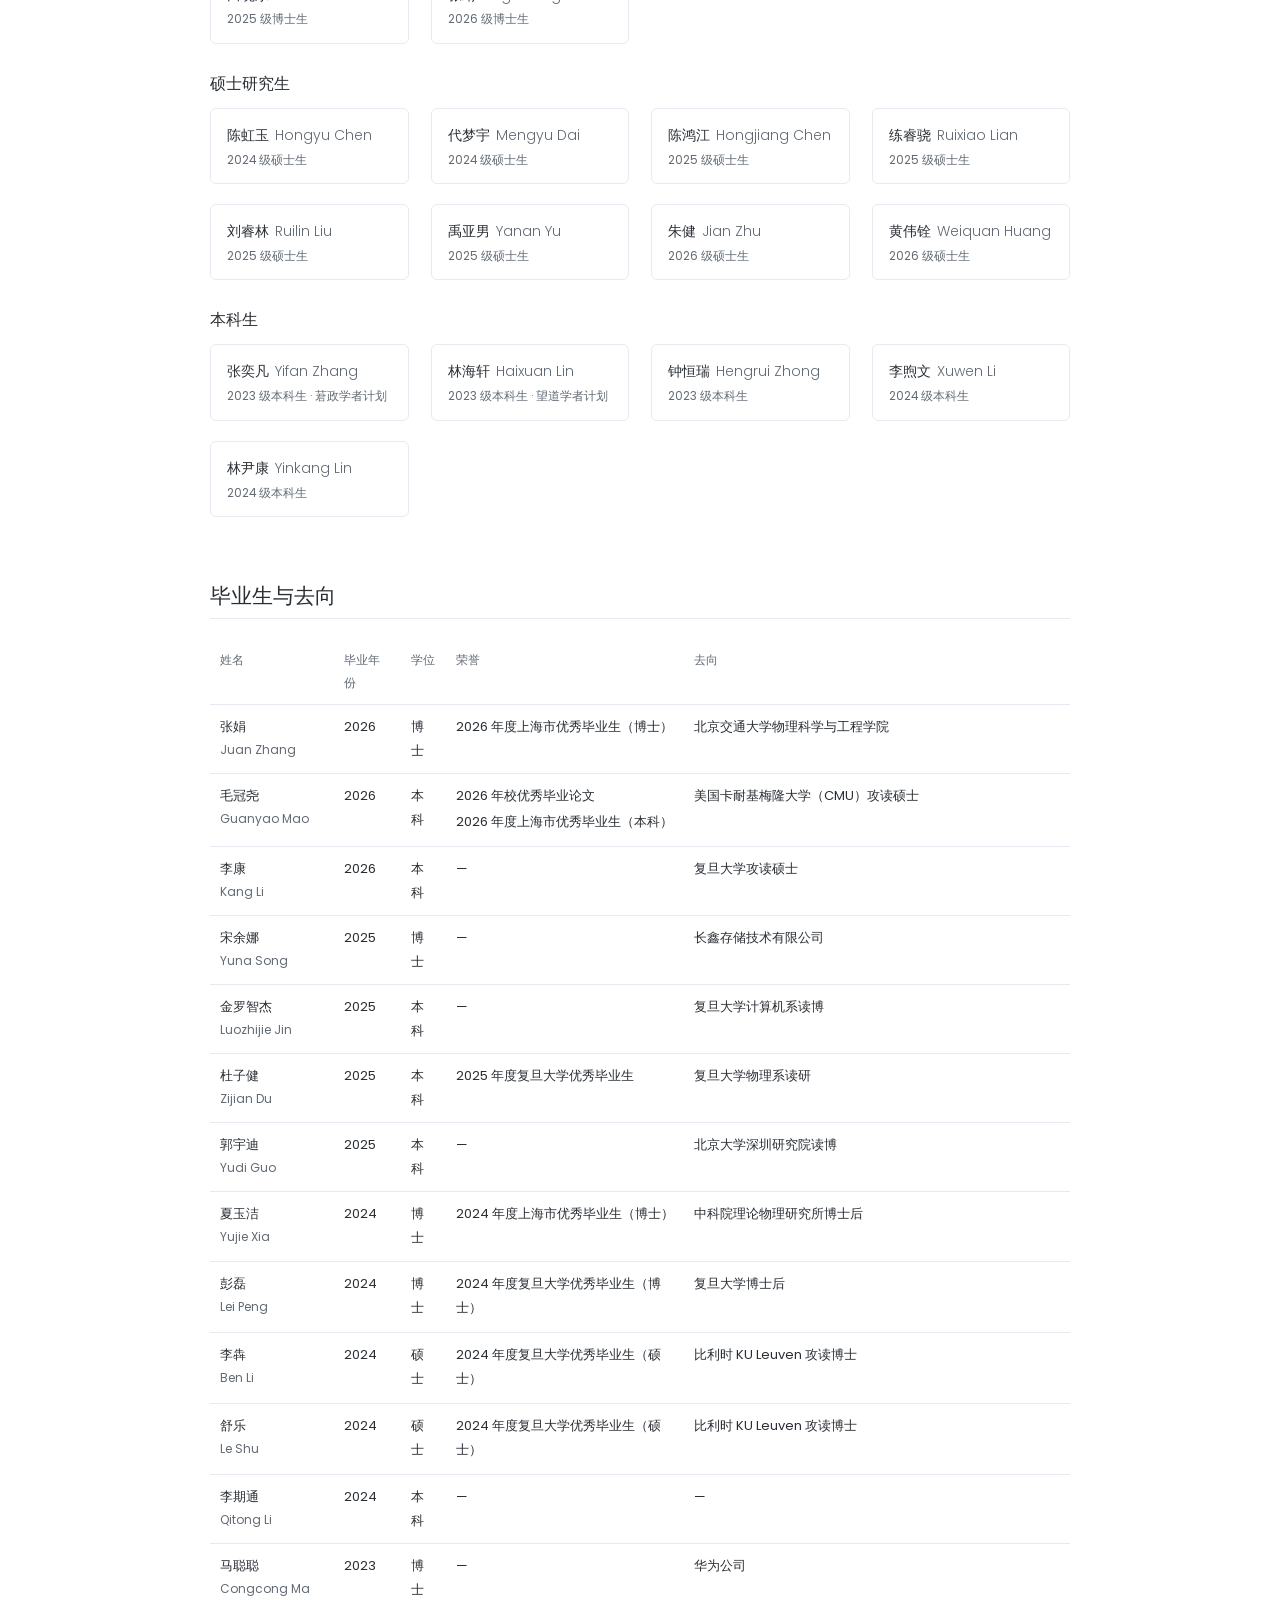
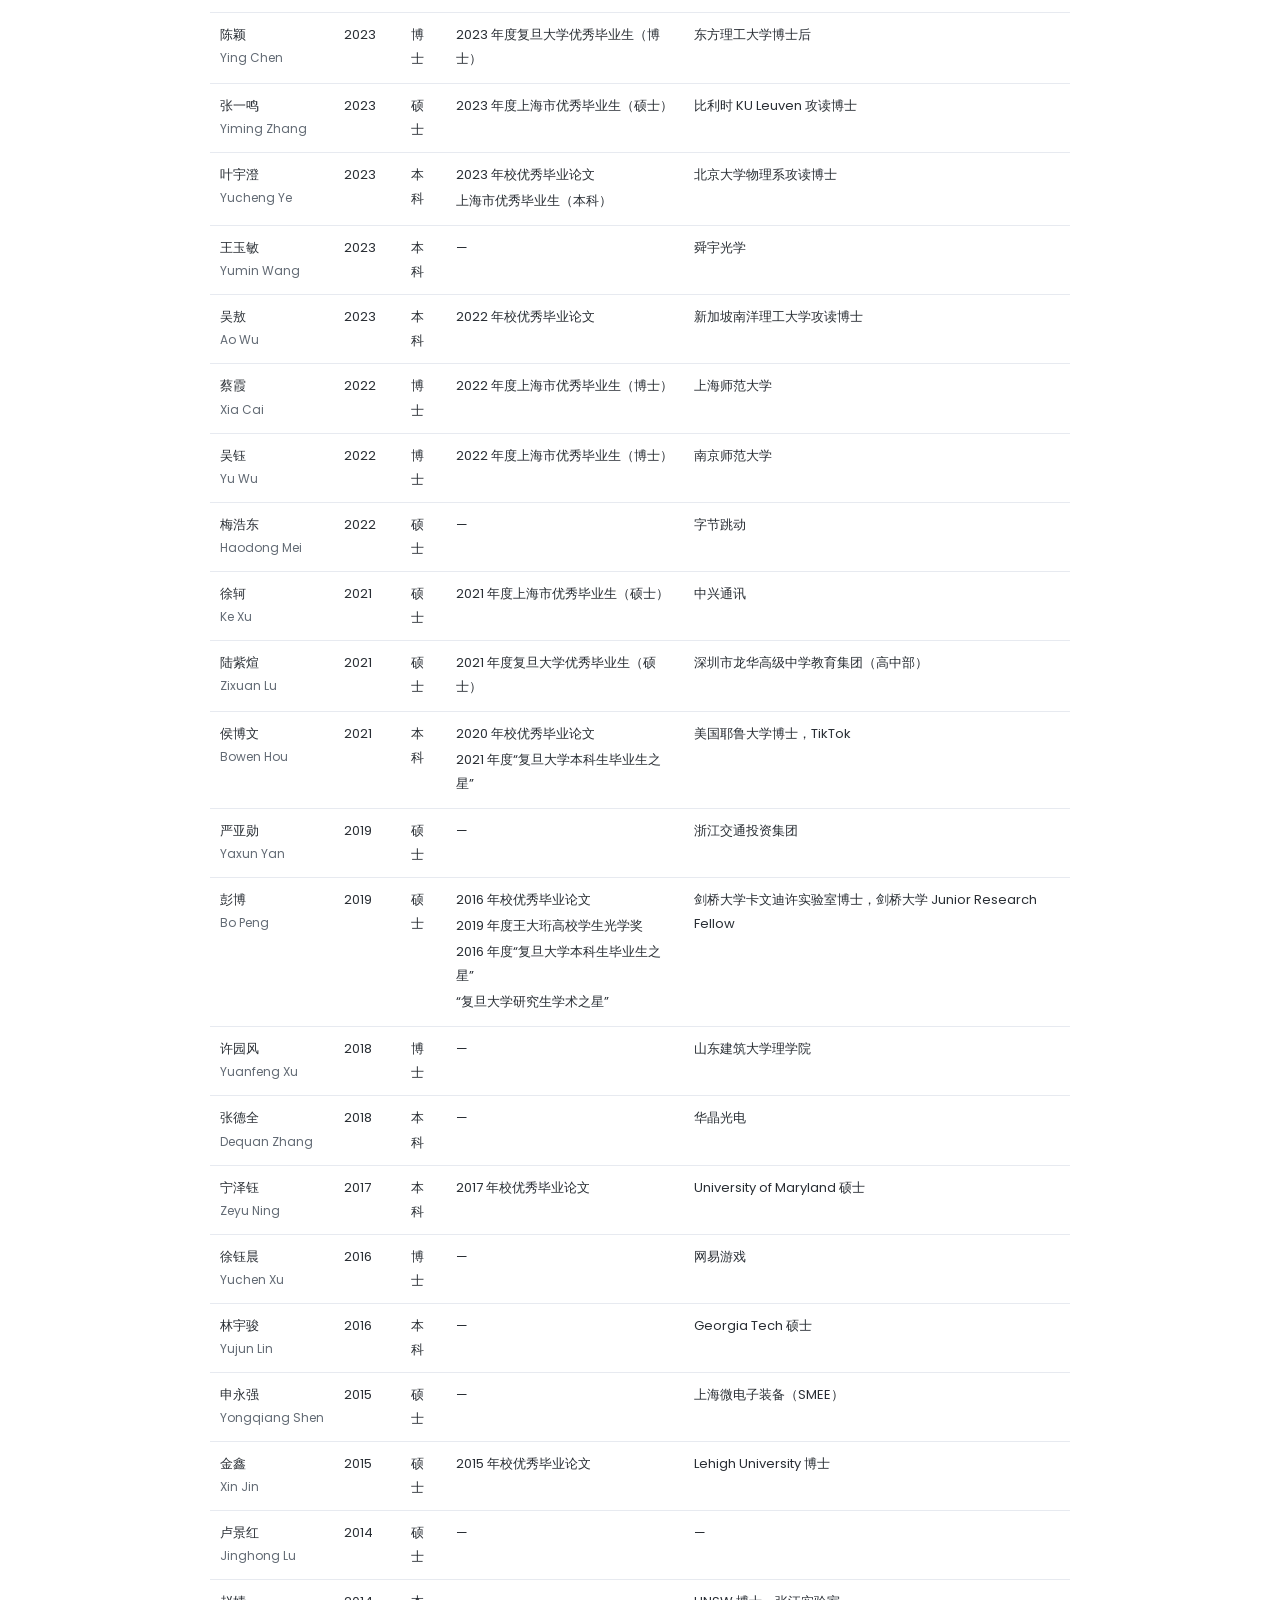
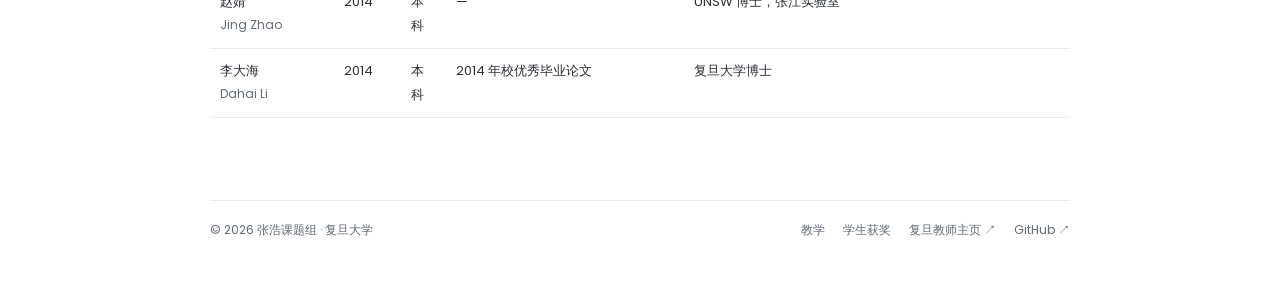
<file: zh/member/index.html>
<!doctype html>
<html lang="zh-CN">
<head>
  <meta charset="utf-8">
  <meta name="viewport" content="width=device-width, initial-scale=1">
  <title>成员 · 张浩 · 复旦大学</title>
  <meta name="description" content="复旦大学张浩课题组：人工智能赋能材料与半导体、新兴量子材料计算、非厄米光学系统。">
  <meta name="theme-color" content="#e2eaf3">
  <meta property="og:type" content="website">
  <meta property="og:title" content="成员 · 张浩 · 复旦大学">
  <meta property="og:description" content="复旦大学张浩课题组：人工智能赋能材料与半导体、新兴量子材料计算、非厄米光学系统。">
  <link rel="alternate" hreflang="en" href="https://fduai4s.github.io/member/">
  <link rel="alternate" hreflang="zh-CN" href="https://fduai4s.github.io/zh/member/">
  <link rel="canonical" href="https://fduai4s.github.io/zh/member/">
  <meta property="og:url" content="https://fduai4s.github.io/zh/member/">
  <meta property="og:image" content="https://fduai4s.github.io/images/hero2.png">
  <link rel="icon" href="/favicon.svg" type="image/svg+xml">
  <link rel="stylesheet" href="/assets/css/site.css">
</head>
<body class="page-member">
  <a class="skip-link" href="#main-content">跳到正文</a>
  <header class="site-header">
    <div class="header-inner">
      <a class="site-identity" href="/zh/">
        <span class="identity-name">AI For Science Group</span>
        <span class="identity-sub">复旦大学</span>
      </a>
      <nav class="primary-navigation" aria-label="主导航">
        <a href="/zh/">首页</a>
        <a href="/zh/research/">研究</a>
        <a href="/zh/member/" aria-current="page">成员</a>
        <a href="/zh/publications/">论文</a>
        <a href="/zh/contact/">联系</a>
      </nav>
      <a class="language-switch" href="/member/" lang="en" hreflang="en" aria-label="Switch to English">English</a>
    </div>
  </header>

<main id="main-content" class="site-container site-main">
  <section class="person-header" aria-labelledby="pi-name">
    <img class="person-photo" src="/images/hao-zhang.jpg" width="600" height="600" alt="张浩">
    <div class="person-heading">
      <h1 id="pi-name">张浩<span class="person-name-zh">Hao Zhang</span></h1>
      <p>副教授 · 博士生导师</p>
      <p class="person-affiliation">复旦大学未来信息创新学院</p>
      <p class="person-affiliation">国家级优秀创新创业导师</p>
      <div class="person-links">
        <span>电子邮件: zhangh AT fudan.edu.cn</span>
        <a href="/zh/publications/">论文</a>
        <a href="/zh/research/">研究</a>
      </div>
    </div>
  </section>

  <nav class="section-nav" aria-label="成员">
    <a href="#awards">个人获奖</a> <a href="#honors">学生获奖</a>
    <a href="#members">小组成员</a> <a href="#alumni">毕业生与去向</a>
  </nav>

  <div class="person-bio">
    <p>张浩，副教授，博士生导师，国家级优秀创新创业导师。1996–2003 年就读于南京大学物理系，获本科、硕士学位；2003–2006 年于复旦大学信息学院获博士学位。2006–2025 年任职于复旦大学信息学院光科学与工程系，2025 年至今任职于复旦大学未来信息创新学院。</p>
    <p>2009 年 9 月至 2010 年 8 月访问德国 Konstanz 大学；2016 年 10 月至 2017 年 9 月访问美国 Ames 能源部实验室；2024 年 12 月至 2025 年 6 月访问美国罗格斯大学工学院。</p>
    <p>在国内外刊物上发表 SCI 论文 140 余篇，含 5 篇 ESI 高被引论文与 Nature Communications、Advanced Materials、Light: Science and Applications 等高影响因子杂志论文。发表 10 分及以上的论文 40 余篇，他引总计超过 6100 次，单篇引用超 100 次的论文 14 篇以上，h-index 超过 42。担任 Chem Rev、AFM、PRL 等刊物审稿人。</p>
    <p>研究内容包括人工智能的半导体工业与光子学应用、量子材料与能源材料的物性高通量计算与新颖物性研究、非厄米系统及实现等方面研究。</p>
  </div>

  <section class="member-section" aria-labelledby="awards">
  <h2 id="awards">个人获奖</h2>
  <ul class="plain-list">
    <li><span class="year">2026</span><span>第十四届全国大学生光电设计竞赛“舜宇杯”创意赛道决赛“优秀指导教师”称号</span></li>
    <li><span class="year">2026</span><span>第十四届全国大学生光电设计竞赛东部赛区优秀指导教师奖</span></li>
    <li><span class="year">2025</span><span>第八届“睿郡奖教金”一等奖</span></li>
    <li><span class="year">2024</span><span>中国国际大学生创新创业大赛（2024）优秀创新创业导师</span></li>
    <li><span class="year">2024</span><span>第七届“睿郡奖教金”二等奖</span></li>
    <li><span class="year">2024</span><span>信息学院“院长奖”</span></li>
    <li><span class="year">2023</span><span>第六届“睿郡创新奖教金”一等奖</span></li>
    <li><span class="year">2022</span><span>第五届“睿郡创新奖教金”一等奖</span></li>
    <li><span class="year">2021</span><span>第四届“睿郡创新奖教金”一等奖</span></li>
    <li><span class="year">2020</span><span>第三届“睿郡创新奖教金”二等奖 &amp; 三等奖</span></li>
    <li><span class="year">2019</span><span>第二届“睿郡创新奖教金”</span></li>
    <li><span class="year">2018</span><span>RSC 2018 Top 1% 高被引中国作者</span></li>
    <li><span class="year">2018</span><span>首届“睿郡创新奖教金”（科研成果奖 &amp; 优秀研究生导师奖）</span></li>
    <li><span class="year">2017</span><span>信息学院“院长奖”</span></li>
  </ul>
  </section>

  <section class="member-section" aria-labelledby="honors">
  <h2 id="honors">学生获奖</h2>
  <p>课题组同学先后荣获的荣誉：</p>
  <ul class="summary-list">
    <li>2024 年中国国际大学生创新创业大赛国家金奖</li>
    <li>2026 年第十四届全国大学生光电设计竞赛“舜宇杯”创意赛道决赛一等奖</li>
    <li>2 位同学荣获“复旦大学本科生毕业生之星”称号</li>
    <li>1 位同学获复旦大学“研究生学术之星”</li>
    <li>1 位同学获“王大珩高校学生光学奖”</li>
    <li>8 篇复旦大学优秀毕业论文</li>
    <li>8 人次研究生国家奖学金</li>
    <li>7 位“上海市优秀毕业生（本科/硕士/博士）”</li>
    <li>5 位“复旦大学优秀毕业生（硕士/博士）”</li>
  </ul>
  <h3 class="timeline-year" id="honors-2026">2026 年</h3>
  <ul class="news-list">
    <li class="news-item">
      <time class="news-date" datetime="2026-06">6 月</time>
      <div class="news-text">张语芊、赵北辰、吕双羽获第十四届全国大学生光电设计竞赛“舜宇杯”创意赛道决赛一等奖。</div>
    </li>
    <li class="news-item">
      <time class="news-date" datetime="2026-06">6 月</time>
      <div class="news-text">毛冠尧同学获复旦大学优秀毕业论文。</div>
    </li>
    <li class="news-item">
      <time class="news-date" datetime="2026-06">6 月</time>
      <div class="news-text">赵北辰、张语芊获第十四届全国大学生光电设计竞赛（东部赛区）一等奖。</div>
    </li>
    <li class="news-item">
      <time class="news-date" datetime="2026-06">6 月</time>
      <div class="news-text">毛冠尧、翁佳欢、刘佳怡获第十四届全国大学生光电设计竞赛（东部赛区）一等奖。</div>
    </li>
    <li class="news-item">
      <time class="news-date" datetime="2026-04">4 月</time>
      <div class="news-text">毛冠尧获 2026 年度“上海市优秀毕业生（本科）”。</div>
    </li>
    <li class="news-item">
      <time class="news-date" datetime="2026-04">4 月</time>
      <div class="news-text">张娟获 2026 年度“上海市优秀毕业生（博士）”。</div>
    </li>
  </ul>
  <h3 class="timeline-year" id="honors-2025">2025 年</h3>
  <ul class="news-list">
    <li class="news-item">
      <time class="news-date" datetime="2025-09">9 月</time>
      <div class="news-text">毛冠尧等获 2025 年中国国际大学生创新创业大赛（上海赛区）银奖。</div>
    </li>
    <li class="news-item">
      <time class="news-date" datetime="2025-04">4 月</time>
      <div class="news-text">毛冠尧、练睿骁、陈鸿江等获复旦大学 2025 年“卓越杯”创新创业大赛二等奖。</div>
    </li>
    <li class="news-item">
      <time class="news-date" datetime="2025-04">4 月</time>
      <div class="news-text">杜子健、金罗智杰等获复旦大学 2025 年“卓越杯”创新创业大赛一等奖。</div>
    </li>
    <li class="news-item">
      <time class="news-date" datetime="2025-04">4 月</time>
      <div class="news-text">范晴、毛冠尧、练睿骁、陈鸿江等获复旦大学科创大赛 2024 总决赛（456 进 20 决赛）优胜奖。</div>
    </li>
  </ul>
  <h3 class="timeline-year" id="honors-2024">2024 年</h3>
  <ul class="news-list">
    <li class="news-item">
      <time class="news-date" datetime="2024-10">10 月</time>
      <div class="news-text">邱子杰、金罗智杰获 2024 年中国国际大学生创新创业大赛国家金奖。</div>
    </li>
    <li class="news-item">
      <time class="news-date" datetime="2024-06">6 月</time>
      <div class="news-text">杜子健、金罗智杰获复旦大学第一届本科生基础学科“近思组”二等奖。</div>
    </li>
    <li class="news-item">
      <time class="news-date" datetime="2024-06">6 月</time>
      <div class="news-text">邱子杰、金罗智杰获复旦大学第一届本科生基础学科“切问组”二等奖。</div>
    </li>
    <li class="news-item">
      <time class="news-date" datetime="2024-04">4 月</time>
      <div class="news-text">舒乐获 2024 年度“复旦大学优秀毕业生（硕士）”。</div>
    </li>
    <li class="news-item">
      <time class="news-date" datetime="2024-04">4 月</time>
      <div class="news-text">李犇获 2024 年度“复旦大学优秀毕业生（硕士）”。</div>
    </li>
    <li class="news-item">
      <time class="news-date" datetime="2024-04">4 月</time>
      <div class="news-text">彭磊获 2024 年度“复旦大学优秀毕业生（博士）”。</div>
    </li>
    <li class="news-item">
      <time class="news-date" datetime="2024-04">4 月</time>
      <div class="news-text">夏玉洁获 2024 年度“上海市优秀毕业生（博士）”。</div>
    </li>
  </ul>
  <h3 class="timeline-year" id="honors-2023">2023 年</h3>
  <ul class="news-list">
    <li class="news-item">
      <time class="news-date" datetime="2023-10">10 月</time>
      <div class="news-text">夏玉洁获年度博士研究生国奖。</div>
    </li>
    <li class="news-item">
      <time class="news-date" datetime="2023-03">3 月</time>
      <div class="news-text">张一鸣获 2023 年度“上海市优秀毕业生（硕士）”。</div>
    </li>
    <li class="news-item">
      <time class="news-date" datetime="2023-03">3 月</time>
      <div class="news-text">陈颖获 2023 年度“复旦大学优秀毕业生（博士）”。</div>
    </li>
  </ul>
  <h3 class="timeline-year" id="honors-2022">2022 年</h3>
  <ul class="news-list">
    <li class="news-item">
      <time class="news-date" datetime="2022-10">10 月</time>
      <div class="news-text">张一鸣获年度硕士研究生国奖。</div>
    </li>
    <li class="news-item">
      <time class="news-date" datetime="2022-04">4 月</time>
      <div class="news-text">吴钰获 2022 年度“上海市优秀毕业生（博士）”。</div>
    </li>
    <li class="news-item">
      <time class="news-date" datetime="2022-04">4 月</time>
      <div class="news-text">蔡霞获 2022 年度“上海市优秀毕业生（博士）”。</div>
    </li>
    <li class="news-item">
      <time class="news-date" datetime="2022-03">3 月</time>
      <div class="news-text">蔡霞同学荣获“2022 年全国光学与光学工程博士生学术联赛”上海赛区二等奖。</div>
    </li>
  </ul>
  <h3 class="timeline-year" id="honors-2021">2021 年</h3>
  <ul class="news-list">
    <li class="news-item">
      <time class="news-date" datetime="2021-10">10 月</time>
      <div class="news-text">陈颖获年度博士研究生国奖。</div>
    </li>
    <li class="news-item">
      <time class="news-date" datetime="2021-05">5 月</time>
      <div class="news-text">侯博文获 2021 年度复旦大学“本科生毕业生之星”称号。</div>
    </li>
    <li class="news-item">
      <time class="news-date" datetime="2021-04">4 月</time>
      <div class="news-text">陆紫煊获 2021 年度“复旦大学优秀毕业生（硕士）”。</div>
    </li>
    <li class="news-item">
      <time class="news-date" datetime="2021-04">4 月</time>
      <div class="news-text">徐轲获 2021 年度“上海市优秀毕业生（硕士）”。</div>
    </li>
  </ul>
  <h3 class="timeline-year" id="honors-2020">2020 年</h3>
  <ul class="news-list">
    <li class="news-item">
      <time class="news-date" datetime="2020-10">10 月</time>
      <div class="news-text">陆紫煊获年度硕士研究生国奖。</div>
    </li>
    <li class="news-item">
      <time class="news-date" datetime="2020-10">10 月</time>
      <div class="news-text">马聪聪获年度博士研究生国奖。</div>
    </li>
    <li class="news-item">
      <time class="news-date" datetime="2020-10">10 月</time>
      <div class="news-text">吴钰获年度博士研究生国奖。</div>
    </li>
    <li class="news-item">
      <time class="news-date" datetime="2020-06">6 月</time>
      <div class="news-text">侯博文同学获复旦大学优秀毕业论文。</div>
    </li>
  </ul>
  <h3 class="timeline-year" id="honors-2019">2019 年</h3>
  <ul class="news-list">
    <li class="news-item">
      <time class="news-date" datetime="2019-04">4 月</time>
      <div class="news-text">彭博同学获第十五届王大珩高校学生光学奖。</div>
    </li>
    <li class="news-item">
      <time class="news-date" datetime="2019-02">2 月</time>
      <div class="news-text">彭博同学获第 69 届林岛诺奖得主大会参会资格。</div>
    </li>
  </ul>
  <h3 class="timeline-year" id="honors-2018">2018 年</h3>
  <ul class="news-list">
    <li class="news-item">
      <time class="news-date" datetime="2018-09">9 月</time>
      <div class="news-text">彭博获年度博士研究生国奖。</div>
    </li>
    <li class="news-item">
      <time class="news-date" datetime="2018-05">5 月</time>
      <div class="news-text">彭博获复旦大学第九届“学术之星”称号。</div>
    </li>
    <li class="news-item">
      <time class="news-date" datetime="2018-04">4 月</time>
      <div class="news-text">许园风获 2018 年度复旦大学优秀毕业研究生。</div>
    </li>
  </ul>
  <h3 class="timeline-year" id="honors-2017">2017 年</h3>
  <ul class="news-list">
    <li class="news-item">
      <time class="news-date" datetime="2017-11">11 月</time>
      <div class="news-text">彭博获 2017 年度复旦大学优秀学生标兵（研究生）。</div>
    </li>
    <li class="news-item">
      <time class="news-date" datetime="2017-10">10 月</time>
      <div class="news-text">彭博获 2016–2017 年度百人会英才奖（Committee of 100 Leadership Scholarship）。</div>
    </li>
    <li class="news-item">
      <time class="news-date" datetime="2017-09">9 月</time>
      <div class="news-text">彭博获年度硕士研究生国奖。</div>
    </li>
    <li class="news-item">
      <time class="news-date" datetime="2017-07">7 月</time>
      <div class="news-text">彭博获 2017 Youth Innovation Competition on Global Governance（YICGG）比赛 BPP（Best Performance Player）与 MIT（Most Innovation Team）两项大奖，见《Shanghai Daily》报道。</div>
    </li>
    <li class="news-item">
      <time class="news-date" datetime="2017-06">6 月</time>
      <div class="news-text">许园风获 IUCr Young Scientist Awards。</div>
    </li>
    <li class="news-item">
      <time class="news-date" datetime="2017-05">5 月</time>
      <div class="news-text">张德全获信息学院年度“科技创新杰出单项奖”。</div>
    </li>
    <li class="news-item">
      <time class="news-date" datetime="2017">—</time>
      <div class="news-text">与朱鹤元老师共同指导的本科生宁泽钰获复旦大学优秀毕业论文奖。</div>
    </li>
  </ul>
  <h3 class="timeline-year" id="honors-2016">2016 年</h3>
  <ul class="news-list">
    <li class="news-item">
      <time class="news-date" datetime="2016-11">11 月</time>
      <div class="news-text">彭博获第九届全国大学生创新创业年会优秀论文奖，并入选闭幕式大会报告（2/200）。</div>
    </li>
    <li class="news-item">
      <time class="news-date" datetime="2016">—</time>
      <div class="news-text">指导的本科生彭博获复旦大学优秀毕业论文。</div>
    </li>
    <li class="news-item">
      <time class="news-date" datetime="2016">—</time>
      <div class="news-text">指导的本科生彭博获复旦大学“本科生毕业生之星”奖。</div>
    </li>
    <li class="news-item">
      <time class="news-date" datetime="2016">—</time>
      <div class="news-text">指导的本科生彭博获复旦大学光华自立奖学术科研类（理科）三等奖。</div>
    </li>
  </ul>
  <h3 class="timeline-year" id="honors-2015">2015 年</h3>
  <ul class="news-list">
    <li class="news-item">
      <time class="news-date" datetime="2015">—</time>
      <div class="news-text">指导的本科生金鑫获复旦大学“毕业之星”提名奖。</div>
    </li>
    <li class="news-item">
      <time class="news-date" datetime="2015">—</time>
      <div class="news-text">指导的本科生金鑫获复旦大学优秀毕业论文。</div>
    </li>
  </ul>
  <h3 class="timeline-year" id="honors-2014">2014 年</h3>
  <ul class="news-list">
    <li class="news-item">
      <time class="news-date" datetime="2014">—</time>
      <div class="news-text">指导的本科生李大海获复旦大学优秀毕业论文。</div>
    </li>
  </ul>
  </section>

  <section class="member-section" aria-labelledby="members">
  <h2 id="members">小组成员</h2>
    <h3>博士研究生</h3>
    <div class="people-grid">
      <div class="member-card"><h4>田晓乐<span lang="en">Xiaole Tian</span></h4><p>2025 级博士生</p></div>
      <div class="member-card"><h4>张靖<span lang="en">Jing Zhang</span></h4><p>2026 级博士生</p></div>
    </div>
    <h3>硕士研究生</h3>
    <div class="people-grid">
      <div class="member-card"><h4>陈虹玉<span lang="en">Hongyu Chen</span></h4><p>2024 级硕士生</p></div>
      <div class="member-card"><h4>代梦宇<span lang="en">Mengyu Dai</span></h4><p>2024 级硕士生</p></div>
      <div class="member-card"><h4>陈鸿江<span lang="en">Hongjiang Chen</span></h4><p>2025 级硕士生</p></div>
      <div class="member-card"><h4>练睿骁<span lang="en">Ruixiao Lian</span></h4><p>2025 级硕士生</p></div>
      <div class="member-card"><h4>刘睿林<span lang="en">Ruilin Liu</span></h4><p>2025 级硕士生</p></div>
      <div class="member-card"><h4>禹亚男<span lang="en">Yanan Yu</span></h4><p>2025 级硕士生</p></div>
      <div class="member-card"><h4>朱健<span lang="en">Jian Zhu</span></h4><p>2026 级硕士生</p></div>
      <div class="member-card"><h4>黄伟铨<span lang="en">Weiquan Huang</span></h4><p>2026 级硕士生</p></div>
    </div>
    <h3>本科生</h3>
    <div class="people-grid">
      <div class="member-card"><h4>张奕凡<span lang="en">Yifan Zhang</span></h4><p>2023 级本科生 · 莙政学者计划</p></div>
      <div class="member-card"><h4>林海轩<span lang="en">Haixuan Lin</span></h4><p>2023 级本科生 · 望道学者计划</p></div>
      <div class="member-card"><h4>钟恒瑞<span lang="en">Hengrui Zhong</span></h4><p>2023 级本科生</p></div>
      <div class="member-card"><h4>李煦文<span lang="en">Xuwen Li</span></h4><p>2024 级本科生</p></div>
      <div class="member-card"><h4>林尹康<span lang="en">Yinkang Lin</span></h4><p>2024 级本科生</p></div>
    </div>
  </section>

  <section class="member-section" aria-labelledby="alumni">
  <h2 id="alumni">毕业生与去向</h2>
  <div class="table-scroll">
  <table>
    <thead><tr><th>姓名</th><th>毕业年份</th><th>学位</th><th>荣誉</th><th>去向</th></tr></thead>
    <tbody>
      <tr><td class="name">张娟<span>Juan Zhang</span></td><td>2026</td><td>博士</td><td><ul><li>2026 年度上海市优秀毕业生（博士）</li></ul></td><td>北京交通大学物理科学与工程学院</td></tr>
      <tr><td class="name">毛冠尧<span>Guanyao Mao</span></td><td>2026</td><td>本科</td><td><ul><li>2026 年校优秀毕业论文</li><li>2026 年度上海市优秀毕业生（本科）</li></ul></td><td>美国卡耐基梅隆大学（CMU）攻读硕士</td></tr>
      <tr><td class="name">李康<span>Kang Li</span></td><td>2026</td><td>本科</td><td>—</td><td>复旦大学攻读硕士</td></tr>
      <tr><td class="name">宋余娜<span>Yuna Song</span></td><td>2025</td><td>博士</td><td>—</td><td>长鑫存储技术有限公司</td></tr>
      <tr><td class="name">金罗智杰<span>Luozhijie Jin</span></td><td>2025</td><td>本科</td><td>—</td><td>复旦大学计算机系读博</td></tr>
      <tr><td class="name">杜子健<span>Zijian Du</span></td><td>2025</td><td>本科</td><td><ul><li>2025 年度复旦大学优秀毕业生</li></ul></td><td>复旦大学物理系读研</td></tr>
      <tr><td class="name">郭宇迪<span>Yudi Guo</span></td><td>2025</td><td>本科</td><td>—</td><td>北京大学深圳研究院读博</td></tr>
      <tr><td class="name">夏玉洁<span>Yujie Xia</span></td><td>2024</td><td>博士</td><td><ul><li>2024 年度上海市优秀毕业生（博士）</li></ul></td><td>中科院理论物理研究所博士后</td></tr>
      <tr><td class="name">彭磊<span>Lei Peng</span></td><td>2024</td><td>博士</td><td><ul><li>2024 年度复旦大学优秀毕业生（博士）</li></ul></td><td>复旦大学博士后</td></tr>
      <tr><td class="name">李犇<span>Ben Li</span></td><td>2024</td><td>硕士</td><td><ul><li>2024 年度复旦大学优秀毕业生（硕士）</li></ul></td><td>比利时 KU Leuven 攻读博士</td></tr>
      <tr><td class="name">舒乐<span>Le Shu</span></td><td>2024</td><td>硕士</td><td><ul><li>2024 年度复旦大学优秀毕业生（硕士）</li></ul></td><td>比利时 KU Leuven 攻读博士</td></tr>
      <tr><td class="name">李期通<span>Qitong Li</span></td><td>2024</td><td>本科</td><td>—</td><td>—</td></tr>
      <tr><td class="name">马聪聪<span>Congcong Ma</span></td><td>2023</td><td>博士</td><td>—</td><td>华为公司</td></tr>
      <tr><td class="name">陈颖<span>Ying Chen</span></td><td>2023</td><td>博士</td><td><ul><li>2023 年度复旦大学优秀毕业生（博士）</li></ul></td><td>东方理工大学博士后</td></tr>
      <tr><td class="name">张一鸣<span>Yiming Zhang</span></td><td>2023</td><td>硕士</td><td><ul><li>2023 年度上海市优秀毕业生（硕士）</li></ul></td><td>比利时 KU Leuven 攻读博士</td></tr>
      <tr><td class="name">叶宇澄<span>Yucheng Ye</span></td><td>2023</td><td>本科</td><td><ul><li>2023 年校优秀毕业论文</li><li>上海市优秀毕业生（本科）</li></ul></td><td>北京大学物理系攻读博士</td></tr>
      <tr><td class="name">王玉敏<span>Yumin Wang</span></td><td>2023</td><td>本科</td><td>—</td><td>舜宇光学</td></tr>
      <tr><td class="name">吴敖<span>Ao Wu</span></td><td>2023</td><td>本科</td><td><ul><li>2022 年校优秀毕业论文</li></ul></td><td>新加坡南洋理工大学攻读博士</td></tr>
      <tr><td class="name">蔡霞<span>Xia Cai</span></td><td>2022</td><td>博士</td><td><ul><li>2022 年度上海市优秀毕业生（博士）</li></ul></td><td>上海师范大学</td></tr>
      <tr><td class="name">吴钰<span>Yu Wu</span></td><td>2022</td><td>博士</td><td><ul><li>2022 年度上海市优秀毕业生（博士）</li></ul></td><td>南京师范大学</td></tr>
      <tr><td class="name">梅浩东<span>Haodong Mei</span></td><td>2022</td><td>硕士</td><td>—</td><td>字节跳动</td></tr>
      <tr><td class="name">徐轲<span>Ke Xu</span></td><td>2021</td><td>硕士</td><td><ul><li>2021 年度上海市优秀毕业生（硕士）</li></ul></td><td>中兴通讯</td></tr>
      <tr><td class="name">陆紫煊<span>Zixuan Lu</span></td><td>2021</td><td>硕士</td><td><ul><li>2021 年度复旦大学优秀毕业生（硕士）</li></ul></td><td>深圳市龙华高级中学教育集团（高中部）</td></tr>
      <tr><td class="name">侯博文<span>Bowen Hou</span></td><td>2021</td><td>本科</td><td><ul><li>2020 年校优秀毕业论文</li><li>2021 年度“复旦大学本科生毕业生之星”</li></ul></td><td>美国耶鲁大学博士，TikTok</td></tr>
      <tr><td class="name">严亚勋<span>Yaxun Yan</span></td><td>2019</td><td>硕士</td><td>—</td><td>浙江交通投资集团</td></tr>
      <tr><td class="name">彭博<span>Bo Peng</span></td><td>2019</td><td>硕士</td><td><ul><li>2016 年校优秀毕业论文</li><li>2019 年度王大珩高校学生光学奖</li><li>2016 年度“复旦大学本科生毕业生之星”</li><li>“复旦大学研究生学术之星”</li></ul></td><td>剑桥大学卡文迪许实验室博士，剑桥大学 Junior Research Fellow</td></tr>
      <tr><td class="name">许园风<span>Yuanfeng Xu</span></td><td>2018</td><td>博士</td><td>—</td><td>山东建筑大学理学院</td></tr>
      <tr><td class="name">张德全<span>Dequan Zhang</span></td><td>2018</td><td>本科</td><td>—</td><td>华晶光电</td></tr>
      <tr><td class="name">宁泽钰<span>Zeyu Ning</span></td><td>2017</td><td>本科</td><td><ul><li>2017 年校优秀毕业论文</li></ul></td><td>University of Maryland 硕士</td></tr>
      <tr><td class="name">徐钰晨<span>Yuchen Xu</span></td><td>2016</td><td>博士</td><td>—</td><td>网易游戏</td></tr>
      <tr><td class="name">林宇骏<span>Yujun Lin</span></td><td>2016</td><td>本科</td><td>—</td><td>Georgia Tech 硕士</td></tr>
      <tr><td class="name">申永强<span>Yongqiang Shen</span></td><td>2015</td><td>硕士</td><td>—</td><td>上海微电子装备（SMEE）</td></tr>
      <tr><td class="name">金鑫<span>Xin Jin</span></td><td>2015</td><td>硕士</td><td><ul><li>2015 年校优秀毕业论文</li></ul></td><td>Lehigh University 博士</td></tr>
      <tr><td class="name">卢景红<span>Jinghong Lu</span></td><td>2014</td><td>硕士</td><td>—</td><td>—</td></tr>
      <tr><td class="name">赵婧<span>Jing Zhao</span></td><td>2014</td><td>本科</td><td>—</td><td>UNSW 博士，张江实验室</td></tr>
      <tr><td class="name">李大海<span>Dahai Li</span></td><td>2014</td><td>本科</td><td><ul><li>2014 年校优秀毕业论文</li></ul></td><td>复旦大学博士</td></tr>
    </tbody>
  </table>
  </div>
  </section>
</main>

  <footer class="site-footer">
    <div class="footer-meta">
      <span>© 2026 张浩课题组 · 复旦大学</span>
      <div class="visit-counter" aria-label="访问次数统计">
        <span id="vercount_container_site_pv" style="display: none">总访问 <span id="vercount_value_site_pv"></span></span>
        <span id="vercount_container_page_pv" style="display: none">本页访问 <span id="vercount_value_page_pv"></span></span>
      </div>
    </div>
    <nav aria-label="更多信息">
      <a href="/zh/teaching/">教学</a>
      <a href="/zh/member/#honors">学生获奖</a>
      <a href="https://optics.fudan.edu.cn/2a/11/c39771a469521/page.htm">复旦教师主页 ↗</a>
      <a href="https://github.com/fduai4s">GitHub ↗</a>
    </nav>
  </footer>
  <script defer src="https://events.vercount.one/js"></script>
</body>
</html>
</file>
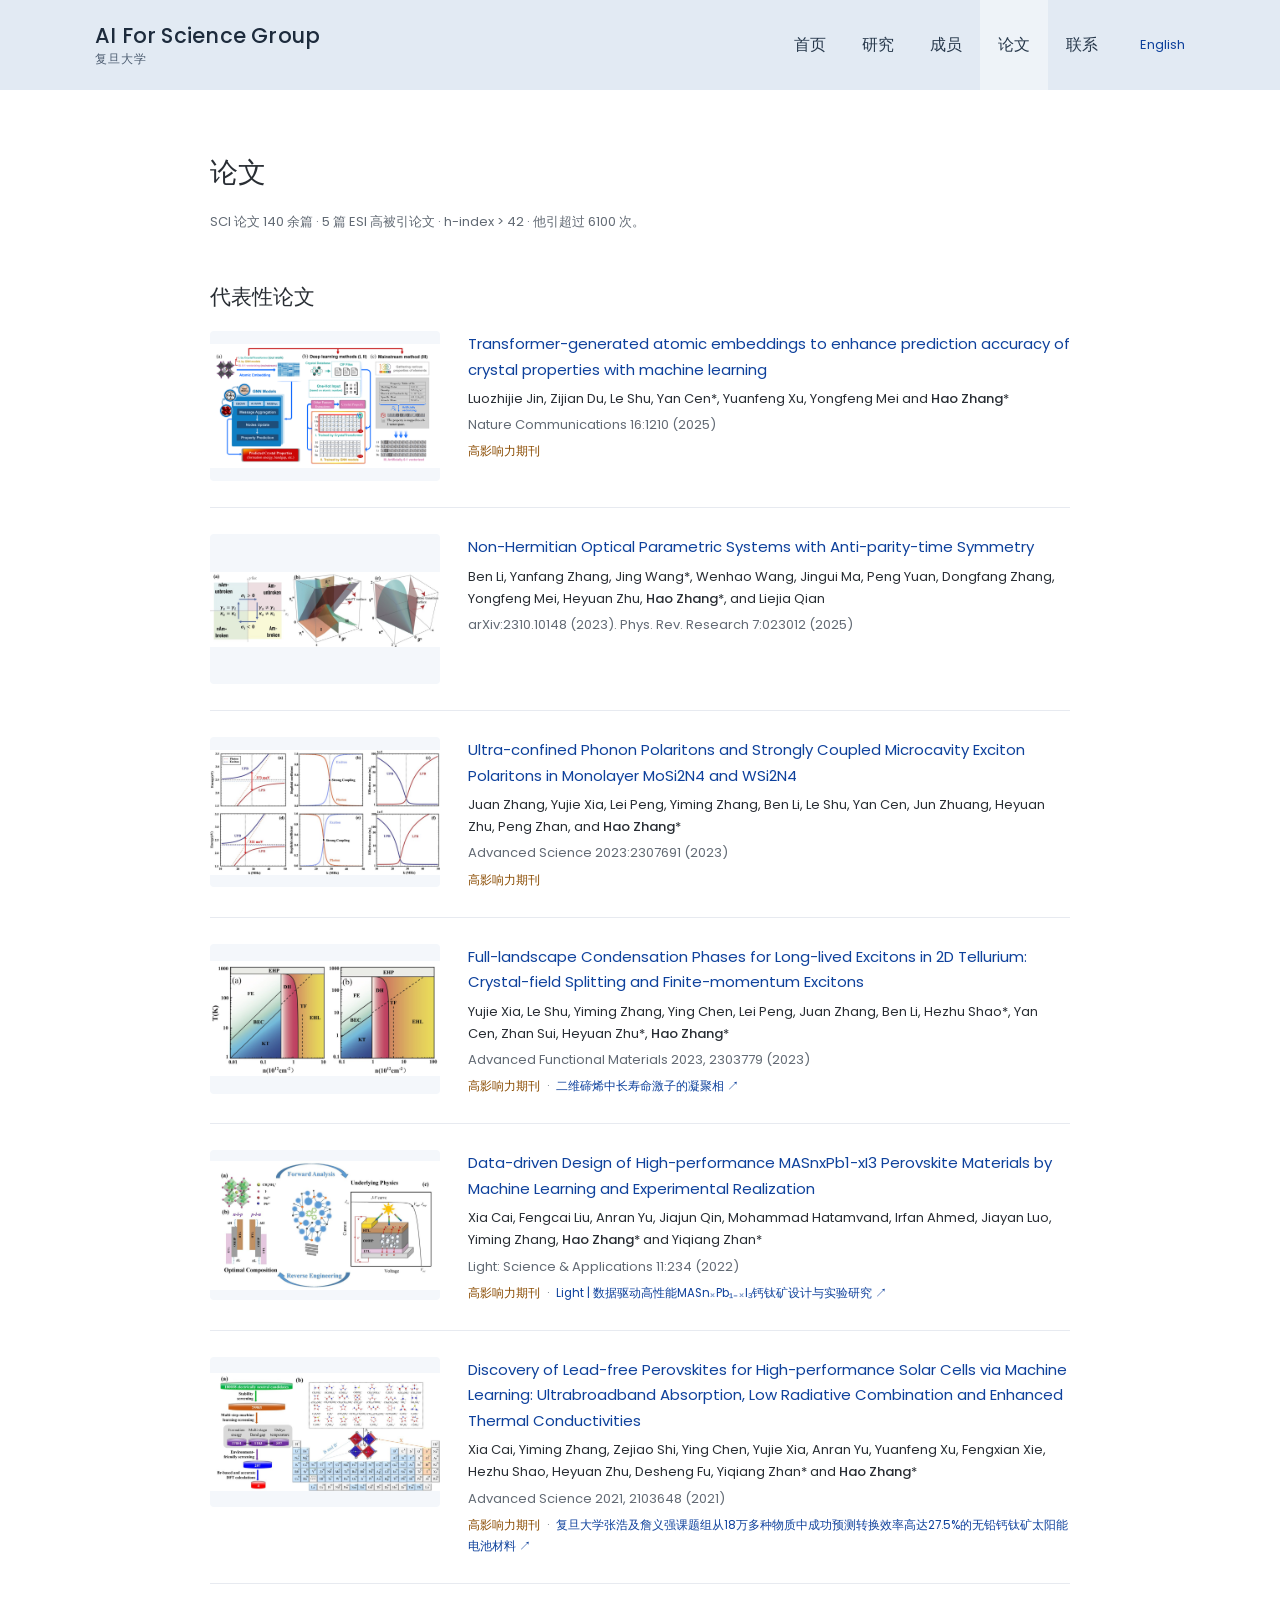
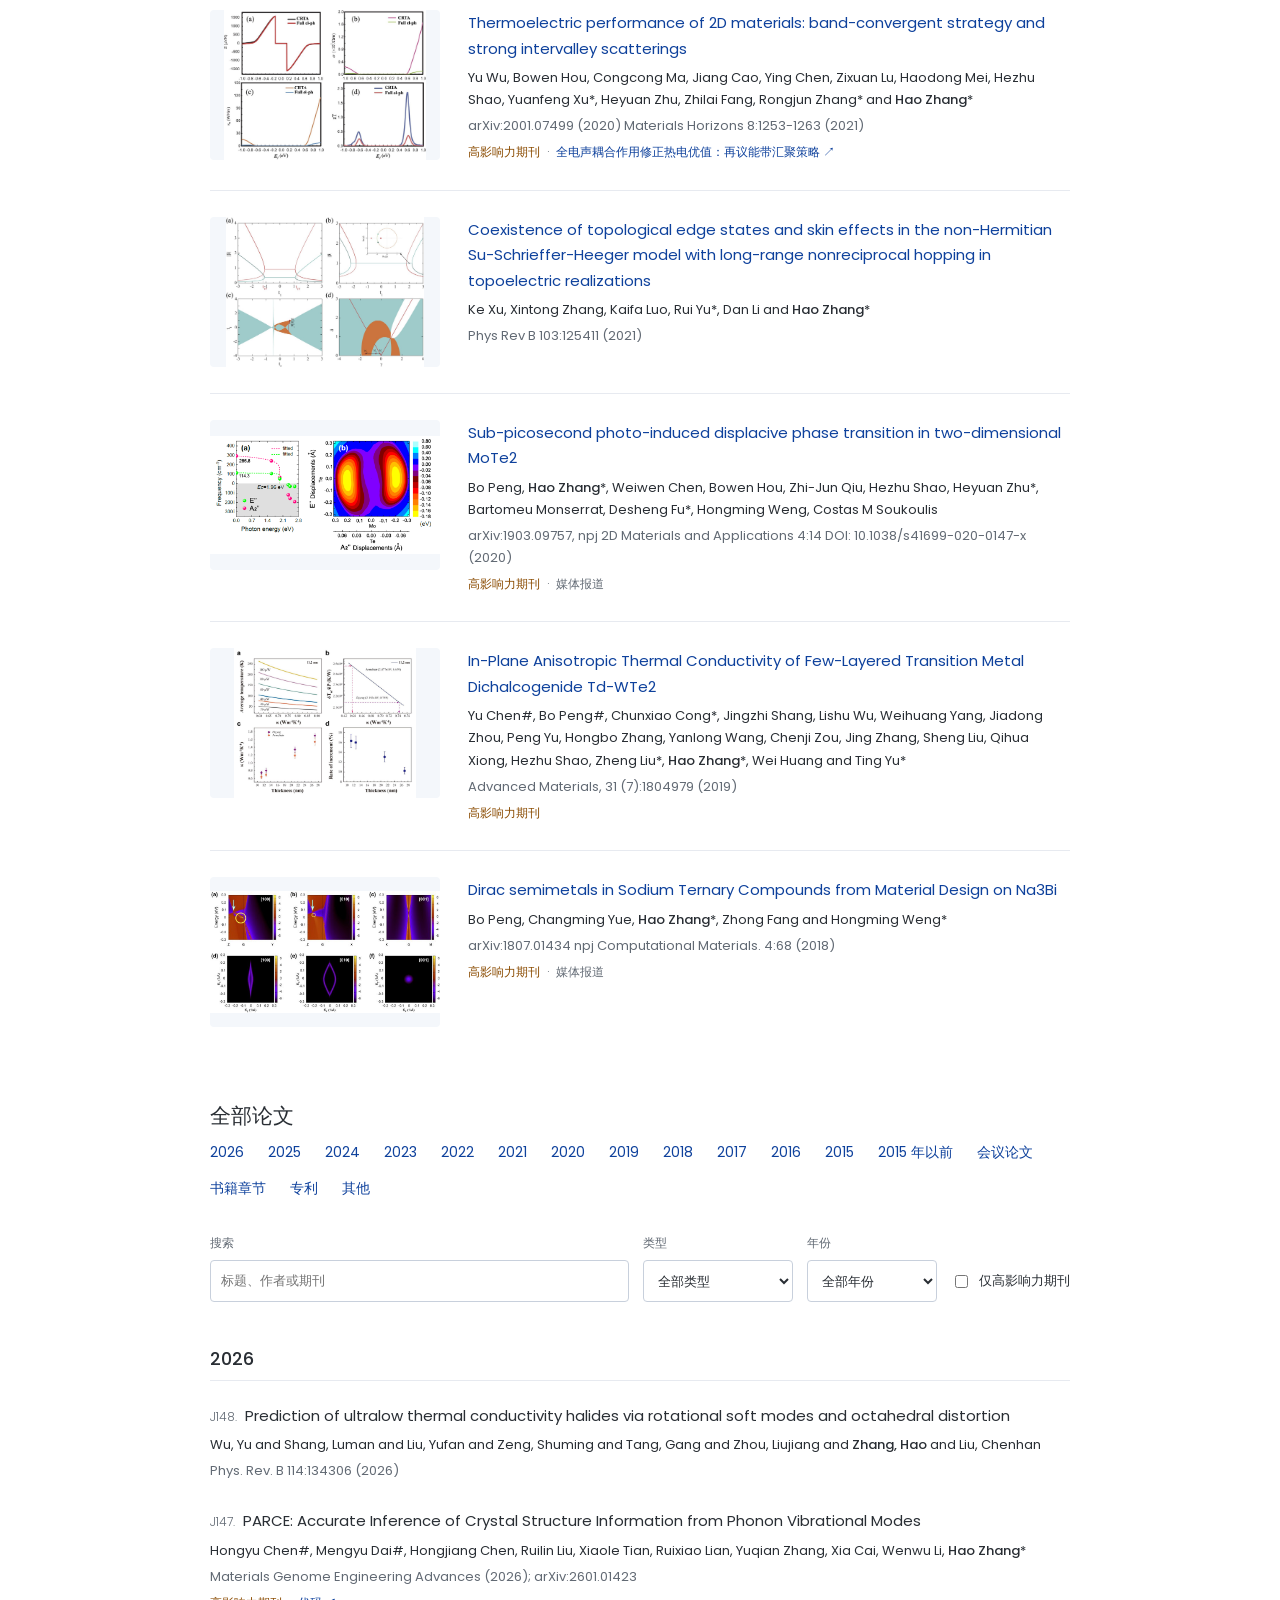
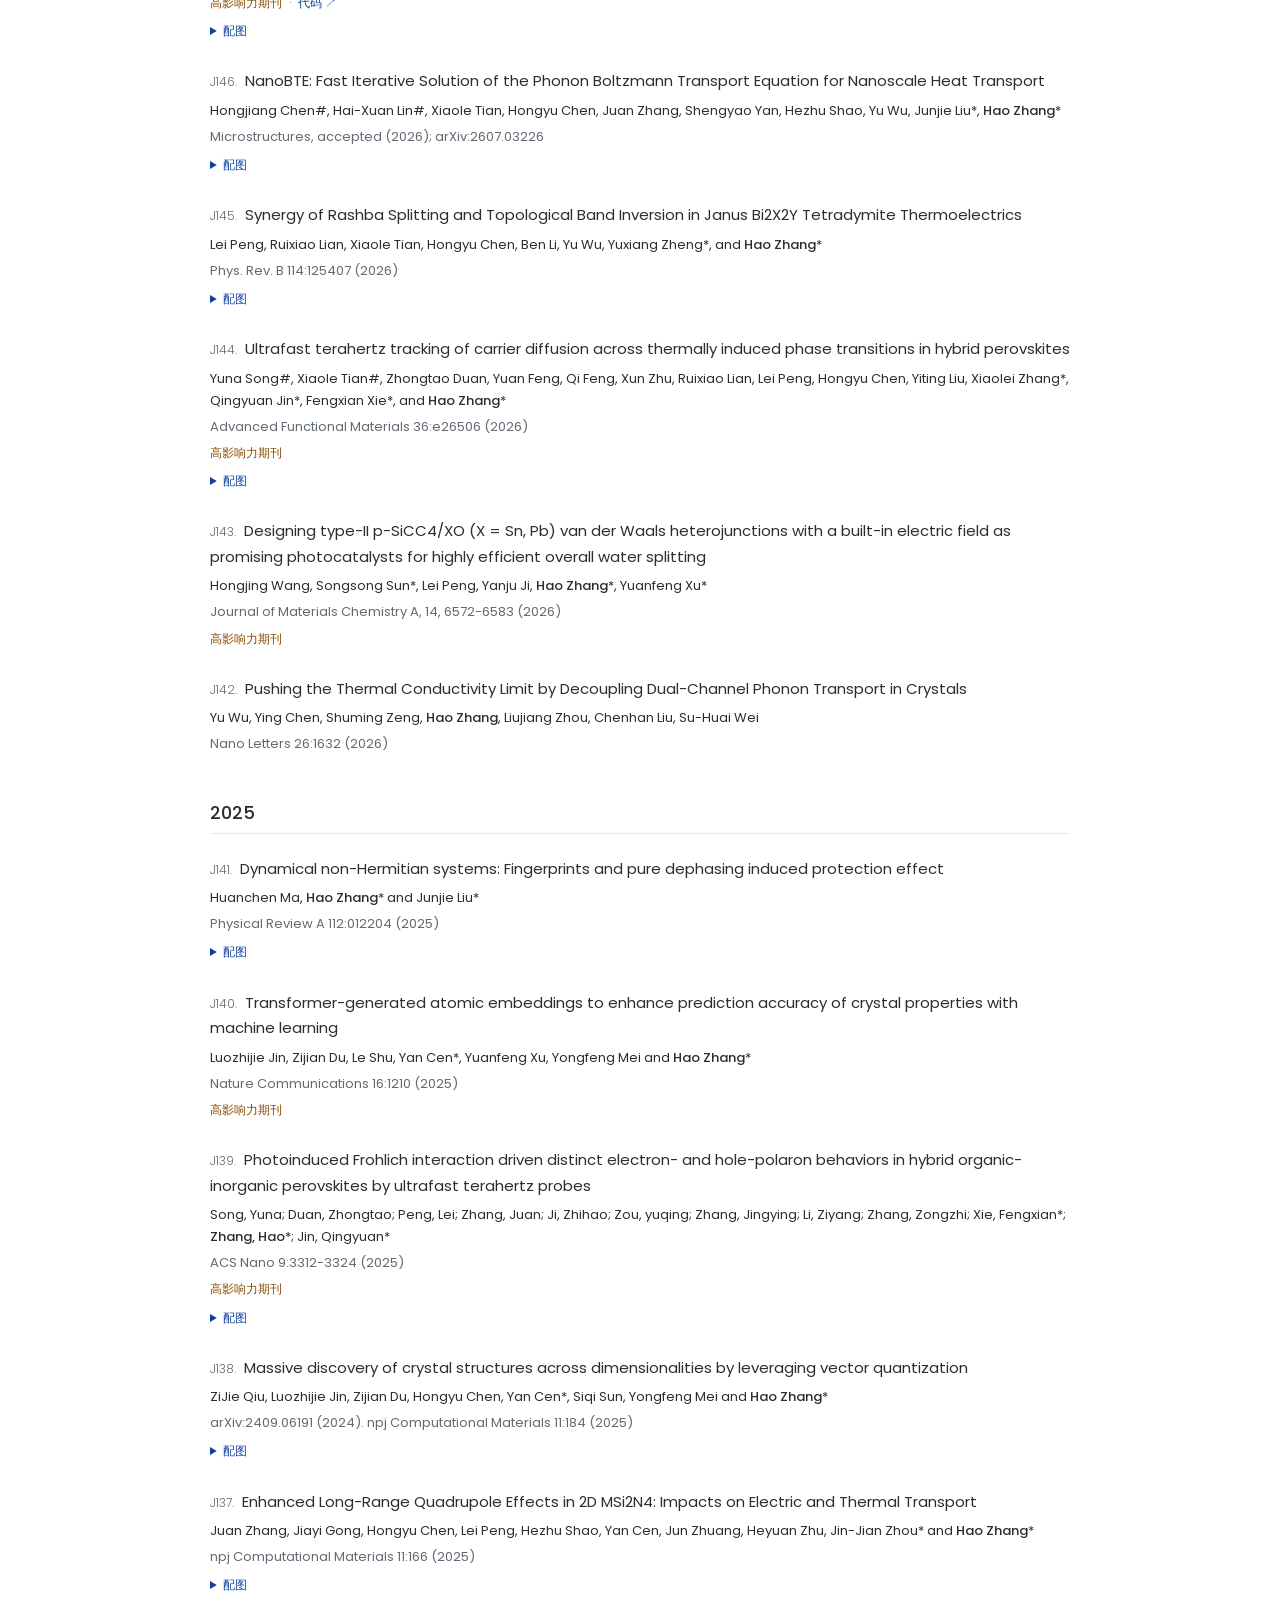
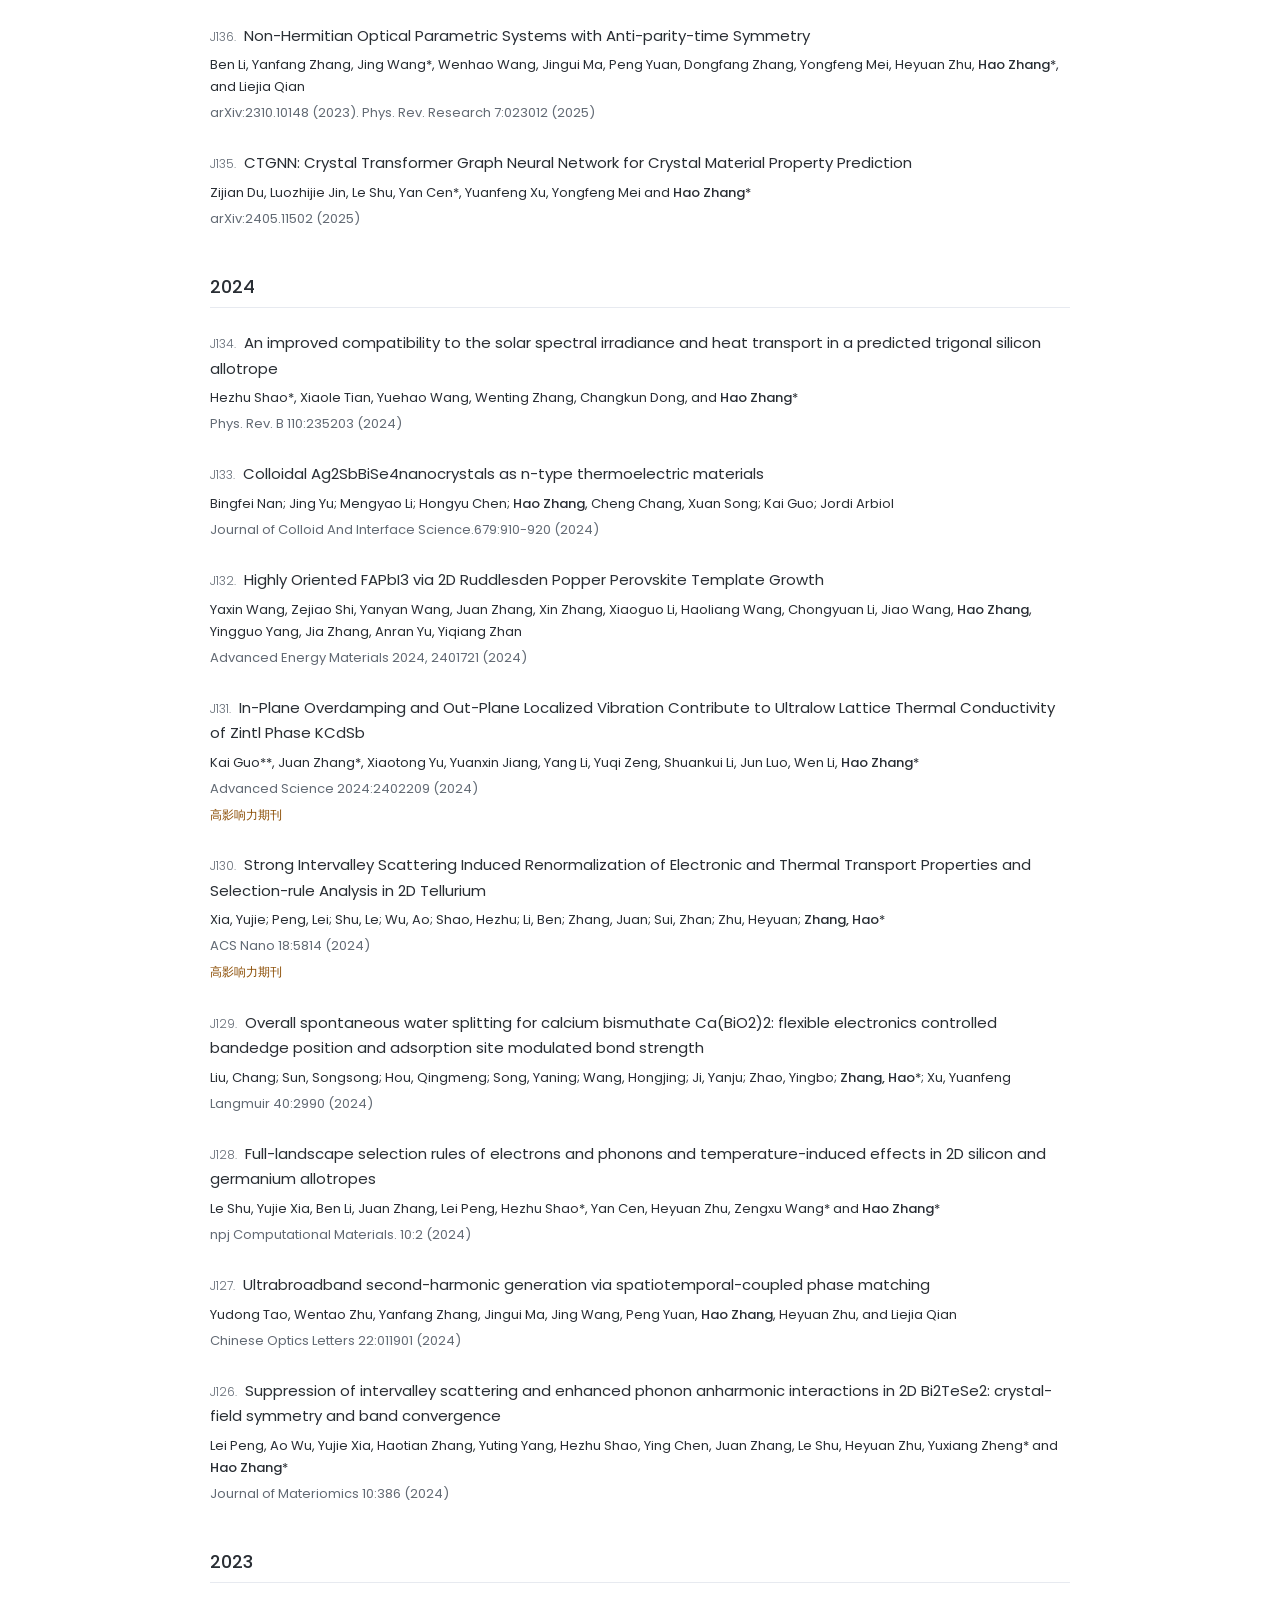
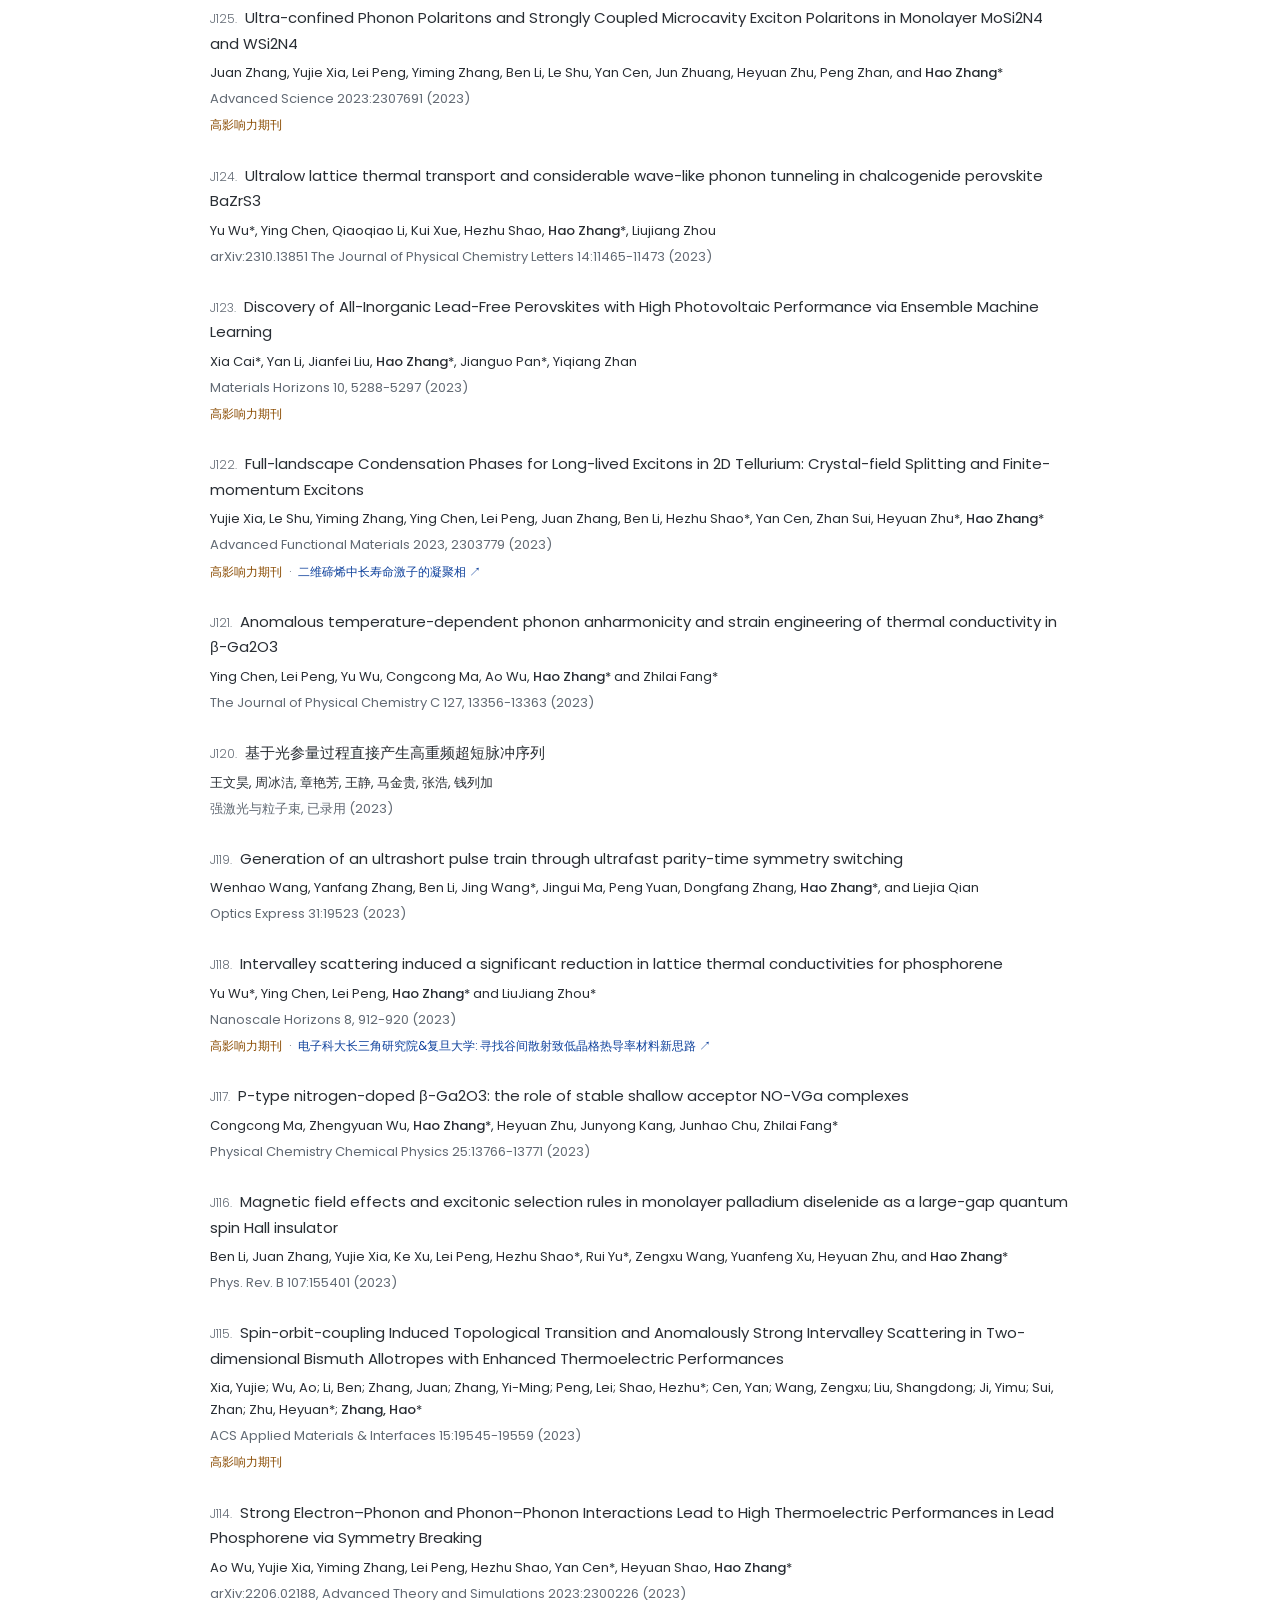
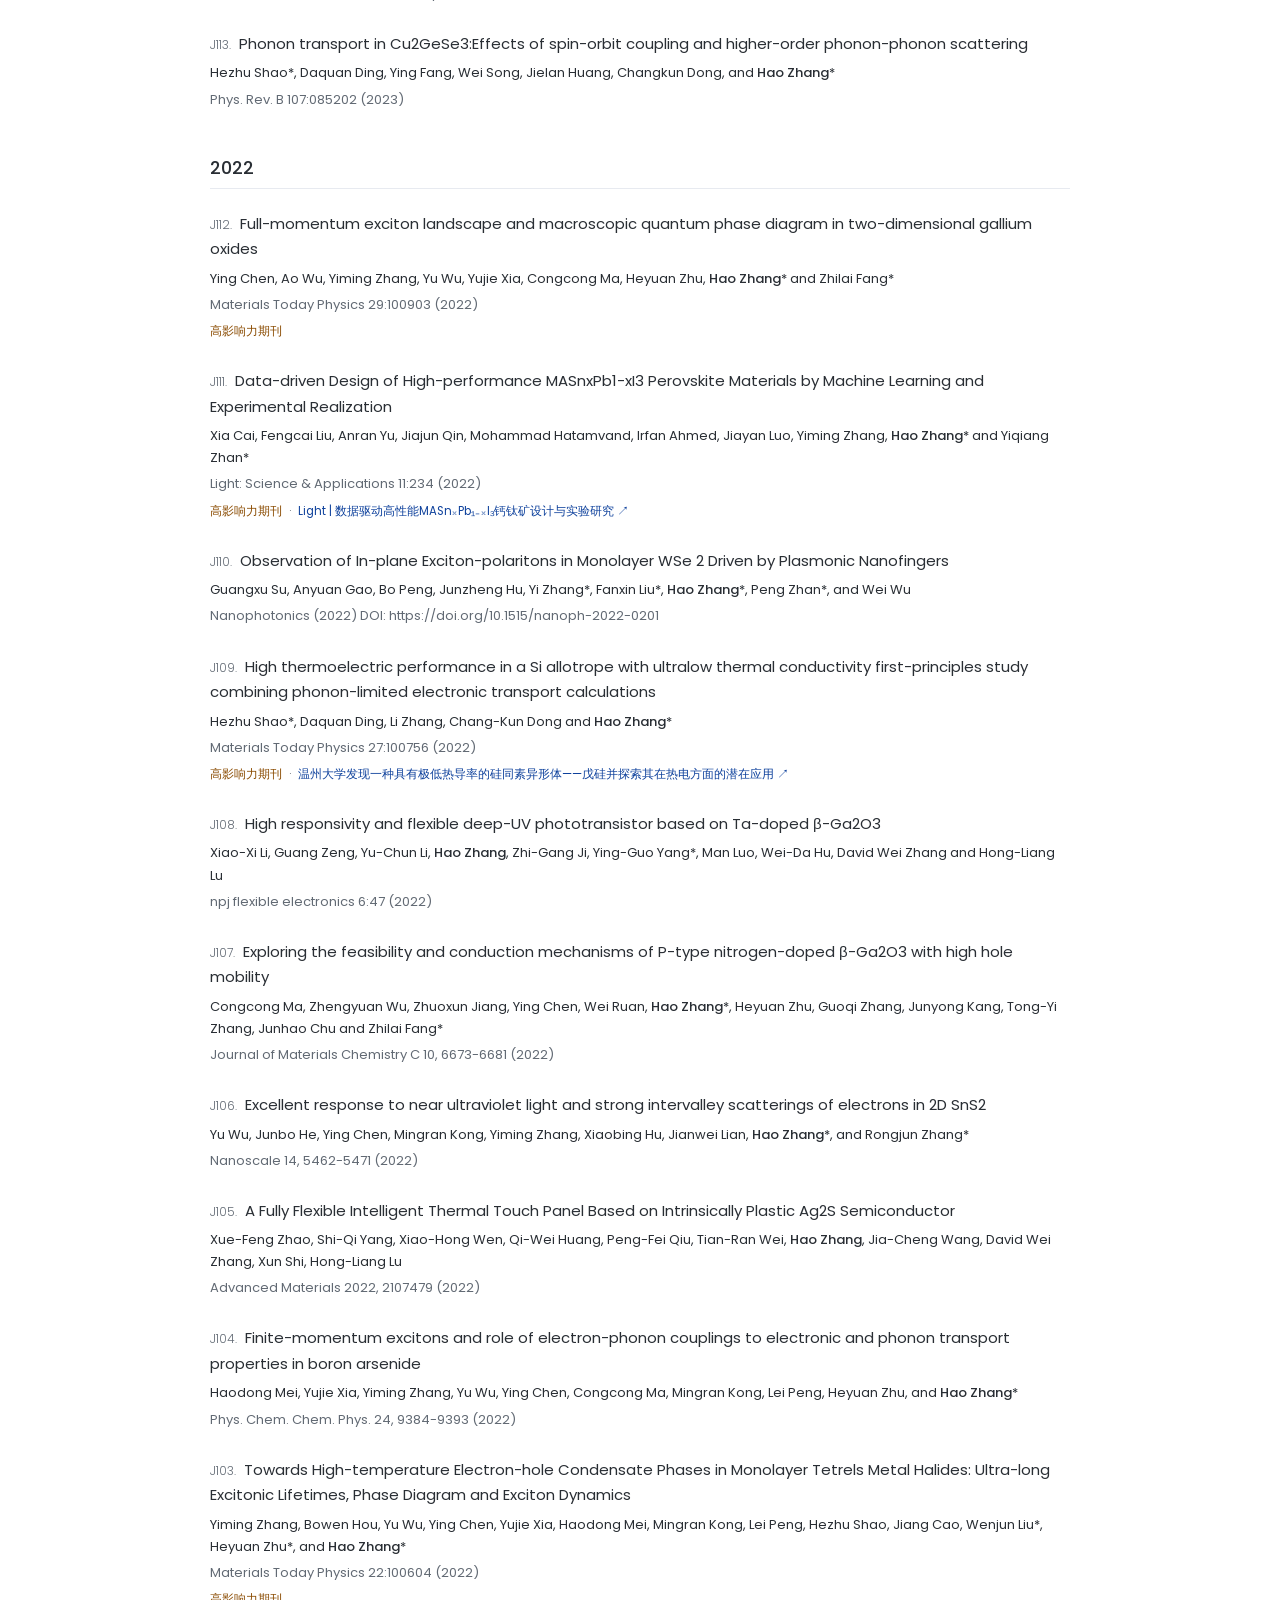
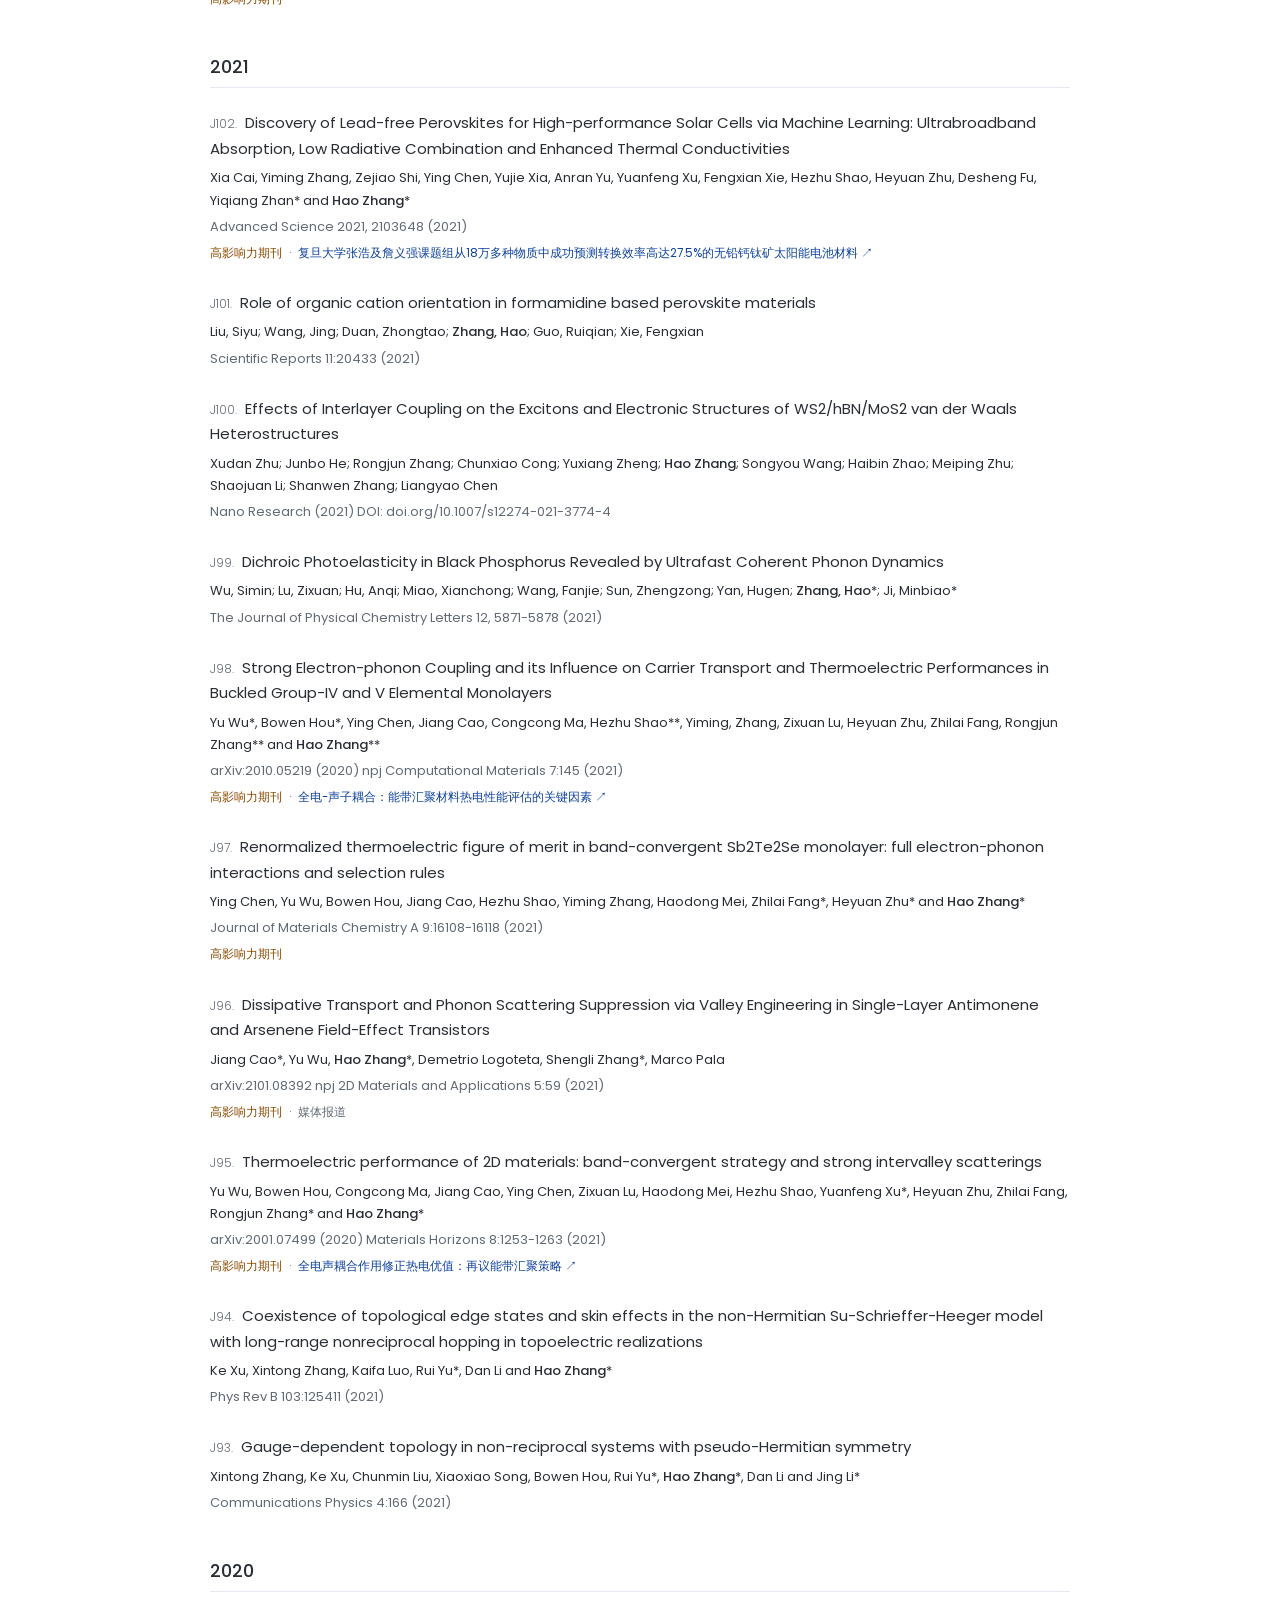
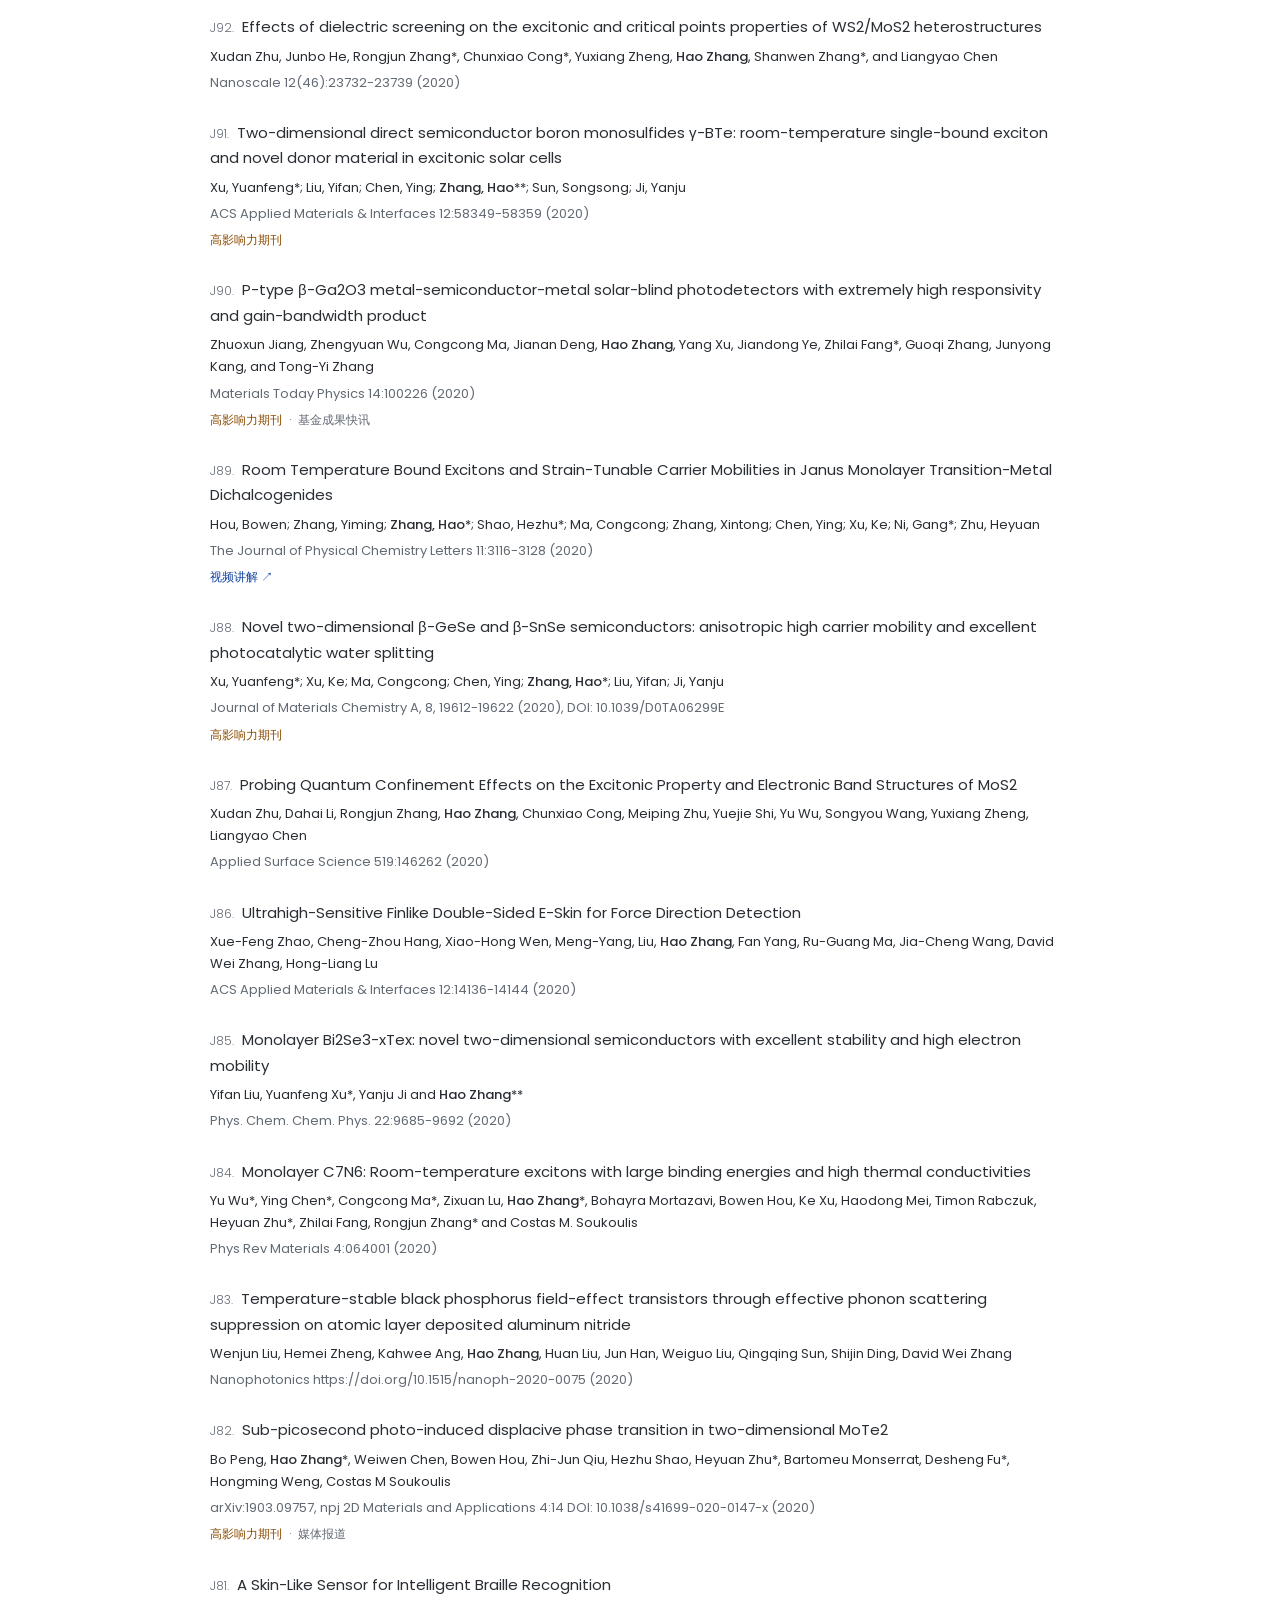
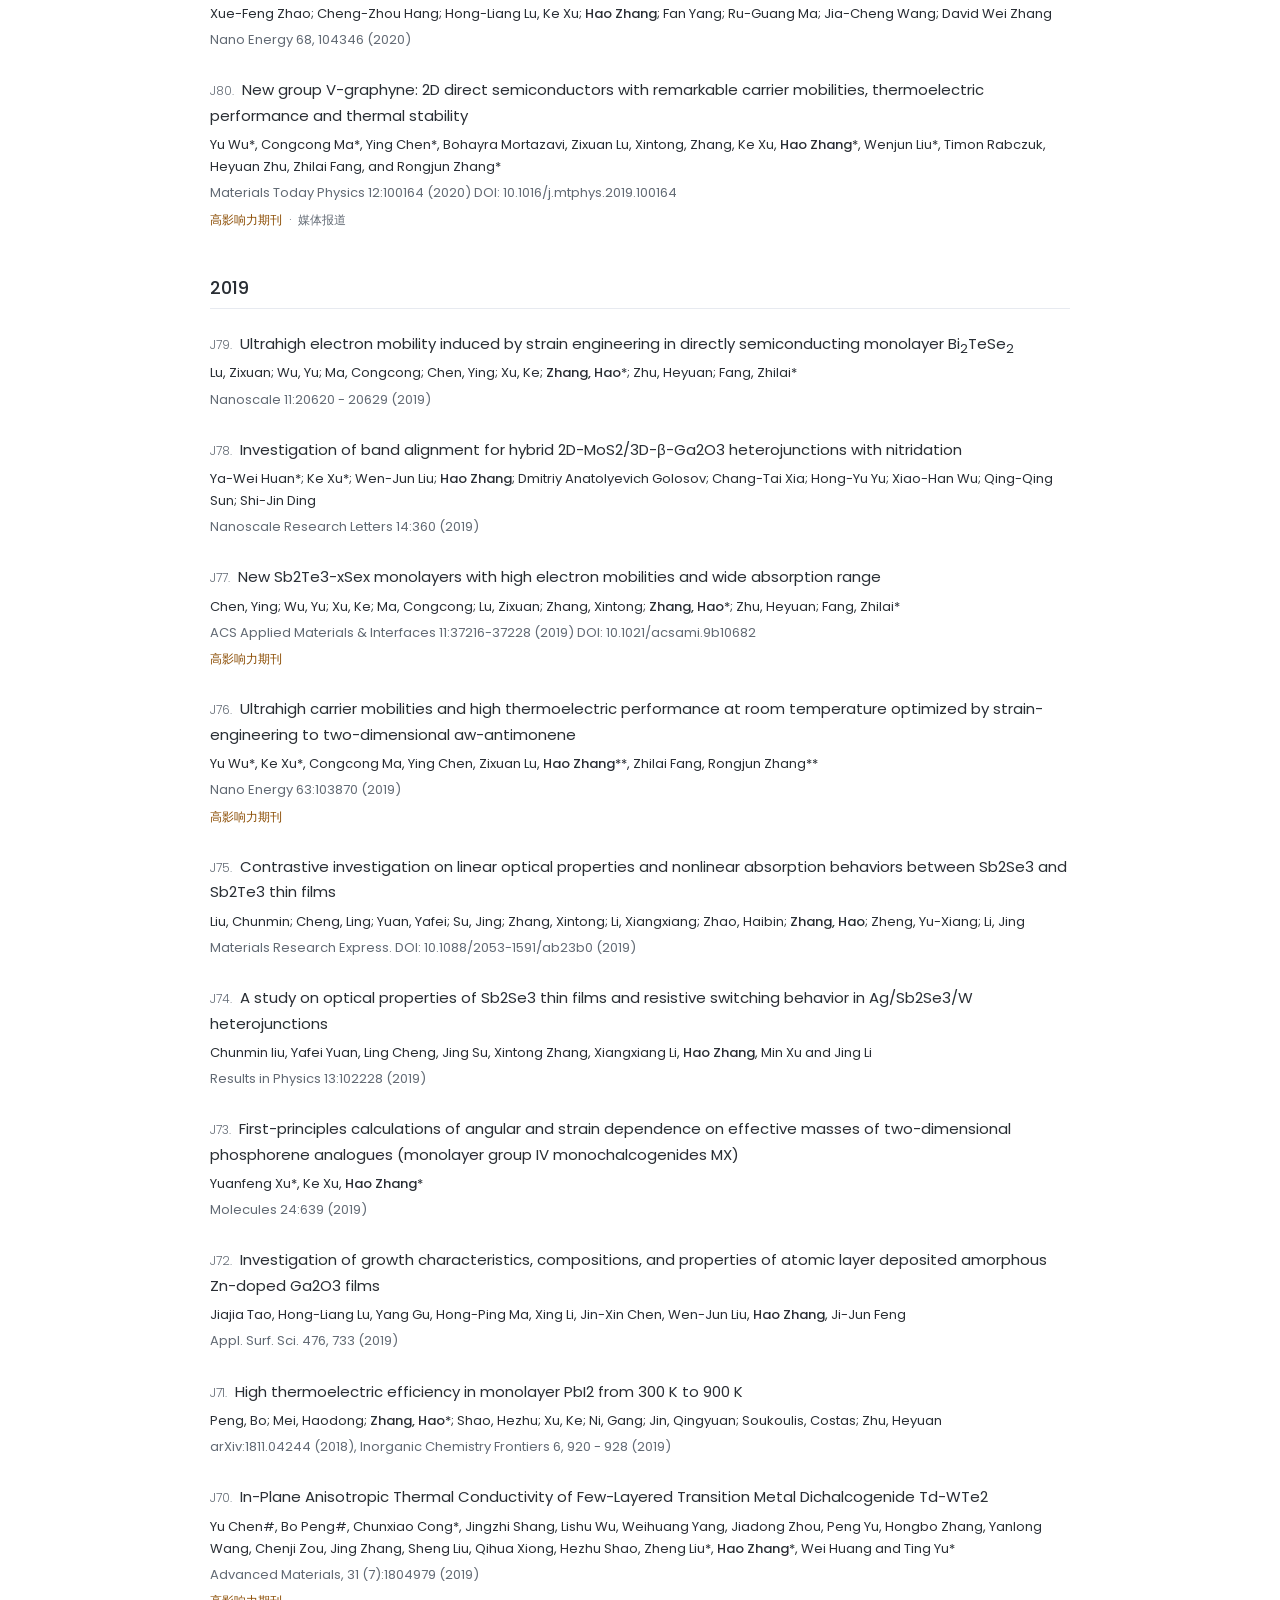
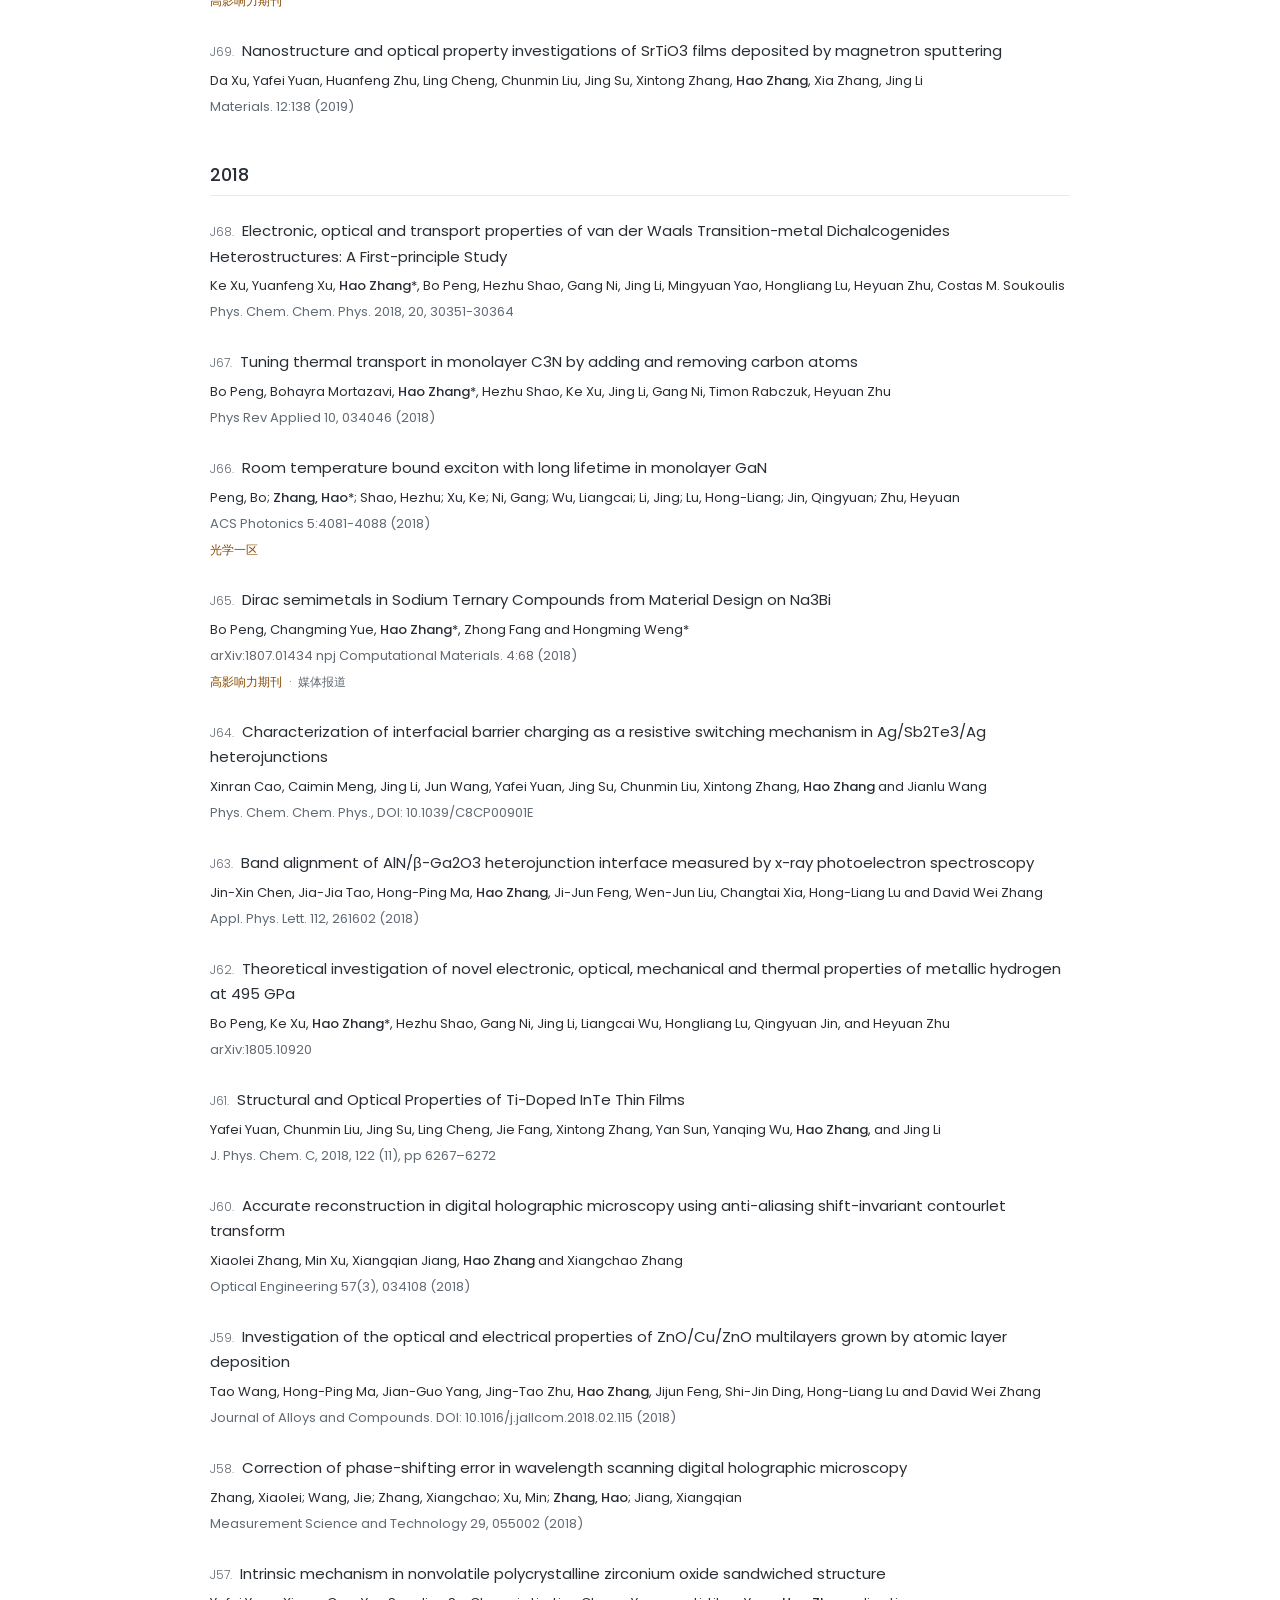
<file: zh/publications/index.html>
<!doctype html>
<html lang="zh-CN">
<head>
  <meta charset="utf-8">
  <meta name="viewport" content="width=device-width, initial-scale=1">
  <title>论文 · 张浩 · 复旦大学</title>
  <meta name="description" content="复旦大学张浩课题组：人工智能赋能材料与半导体、新兴量子材料计算、非厄米光学系统。">
  <meta name="theme-color" content="#e2eaf3">
  <meta property="og:type" content="website">
  <meta property="og:title" content="论文 · 张浩 · 复旦大学">
  <meta property="og:description" content="复旦大学张浩课题组：人工智能赋能材料与半导体、新兴量子材料计算、非厄米光学系统。">
  <link rel="alternate" hreflang="en" href="https://fduai4s.github.io/publications/">
  <link rel="alternate" hreflang="zh-CN" href="https://fduai4s.github.io/zh/publications/">
  <link rel="canonical" href="https://fduai4s.github.io/zh/publications/">
  <meta property="og:url" content="https://fduai4s.github.io/zh/publications/">
  <meta property="og:image" content="https://fduai4s.github.io/images/hero2.png">
  <link rel="icon" href="/favicon.svg" type="image/svg+xml">
  <link rel="stylesheet" href="/assets/css/site.css">
  <script src="/assets/js/site.js" defer></script>
</head>
<body class="page-publications">
  <a class="skip-link" href="#main-content">跳到正文</a>
  <header class="site-header">
    <div class="header-inner">
      <a class="site-identity" href="/zh/">
        <span class="identity-name">AI For Science Group</span>
        <span class="identity-sub">复旦大学</span>
      </a>
      <nav class="primary-navigation" aria-label="主导航">
        <a href="/zh/">首页</a>
        <a href="/zh/research/">研究</a>
        <a href="/zh/member/">成员</a>
        <a href="/zh/publications/" aria-current="page">论文</a>
        <a href="/zh/contact/">联系</a>
      </nav>
      <a class="language-switch" href="/publications/" lang="en" hreflang="en" aria-label="Switch to English">English</a>
    </div>
  </header>

<main id="main-content" class="site-container site-main">
  <h1>论文</h1>
  <p class="publication-intro">SCI 论文 140 余篇 · 5 篇 ESI 高被引论文 · h-index > 42 · 他引超过 6100 次。</p>

  <section aria-labelledby="selected-heading">
  <h2 id="selected-heading">代表性论文</h2>
<div class="selected-entry">
  <a class="selected-thumb" href="#J140"><img src="/images/papers/nc2025.png" alt="Transformer-generated atomic embeddings to enhance prediction accuracy of crystal properties with machine learning"></a>
  <div>
    <h3 class="publication-title"><a href="#J140">Transformer-generated atomic embeddings to enhance prediction accuracy of crystal properties with machine learning</a></h3>
    <p class="publication-authors">Luozhijie Jin, Zijian Du, Le Shu, Yan Cen*, Yuanfeng Xu, Yongfeng Mei and <strong>Hao Zhang</strong>*</p>
    <p class="publication-venue">Nature Communications 16:1210 (2025)</p>
  <ul class="publication-notes"><li class="badge">高影响力期刊</li></ul>
  </div>
</div>
<div class="selected-entry">
  <a class="selected-thumb" href="#J136"><img src="/images/papers/prr2025.jpg" alt="Non-Hermitian Optical Parametric Systems with Anti-parity-time Symmetry"></a>
  <div>
    <h3 class="publication-title"><a href="#J136">Non-Hermitian Optical Parametric Systems with Anti-parity-time Symmetry</a></h3>
    <p class="publication-authors">Ben Li, Yanfang Zhang, Jing Wang*, Wenhao Wang, Jingui Ma, Peng Yuan, Dongfang Zhang, Yongfeng Mei, Heyuan Zhu, <strong>Hao Zhang</strong>*, and Liejia Qian</p>
    <p class="publication-venue">arXiv:2310.10148 (2023). Phys. Rev. Research 7:023012 (2025)</p>
  </div>
</div>
<div class="selected-entry">
  <a class="selected-thumb" href="#J125"><img src="/images/papers/as2023.jpg" alt="Ultra-confined Phonon Polaritons and Strongly Coupled Microcavity Exciton Polaritons in Monolayer MoSi2N4 and WSi2N4"></a>
  <div>
    <h3 class="publication-title"><a href="#J125">Ultra-confined Phonon Polaritons and Strongly Coupled Microcavity Exciton Polaritons in Monolayer MoSi2N4 and WSi2N4</a></h3>
    <p class="publication-authors">Juan Zhang, Yujie Xia, Lei Peng, Yiming Zhang, Ben Li, Le Shu, Yan Cen, Jun Zhuang, Heyuan Zhu, Peng Zhan, and <strong>Hao Zhang</strong>*</p>
    <p class="publication-venue">Advanced Science 2023:2307691 (2023)</p>
  <ul class="publication-notes"><li class="badge">高影响力期刊</li></ul>
  </div>
</div>
<div class="selected-entry">
  <a class="selected-thumb" href="#J122"><img src="/images/papers/afm2023.jpg" alt="Full-landscape Condensation Phases for Long-lived Excitons in 2D Tellurium: Crystal-field Splitting and Finite-momentum Excitons"></a>
  <div>
    <h3 class="publication-title"><a href="#J122">Full-landscape Condensation Phases for Long-lived Excitons in 2D Tellurium: Crystal-field Splitting and Finite-momentum Excitons</a></h3>
    <p class="publication-authors">Yujie Xia, Le Shu, Yiming Zhang, Ying Chen, Lei Peng, Juan Zhang, Ben Li, Hezhu Shao*, Yan Cen, Zhan Sui, Heyuan Zhu*, <strong>Hao Zhang</strong>*</p>
    <p class="publication-venue">Advanced Functional Materials 2023, 2303779 (2023)</p>
  <ul class="publication-notes"><li class="badge">高影响力期刊</li><li><a href="https://mp.weixin.qq.com/s/mNy-kqZZebwa0Ayd3v97WA">二维碲烯中长寿命激子的凝聚相 ↗</a></li></ul>
  </div>
</div>
<div class="selected-entry">
  <a class="selected-thumb" href="#J111"><img src="/images/papers/light2022.jpg" alt="Data-driven Design of High-performance MASnxPb1-xI3 Perovskite Materials by Machine Learning and Experimental Realization"></a>
  <div>
    <h3 class="publication-title"><a href="#J111">Data-driven Design of High-performance MASnxPb1-xI3 Perovskite Materials by Machine Learning and Experimental Realization</a></h3>
    <p class="publication-authors">Xia Cai, Fengcai Liu, Anran Yu, Jiajun Qin, Mohammad Hatamvand, Irfan Ahmed, Jiayan Luo, Yiming Zhang, <strong>Hao Zhang</strong>* and Yiqiang Zhan*</p>
    <p class="publication-venue">Light: Science &amp; Applications 11:234 (2022)</p>
  <ul class="publication-notes"><li class="badge">高影响力期刊</li><li><a href="https://mp.weixin.qq.com/s?__biz=MzA3ODY2MTkxMw==&amp;mid=2651330810&amp;idx=1&amp;sn=afda9083cb0dc0a9688ef4bf10660dc2&amp;chksm=8443e88cb334619ae4e65a49a77ff60645b6822ab940e224279f5fe11c9e63ce614a8cbc93ce&amp;scene=27">Light | 数据驱动高性能MASn᙮Pb₁₋᙮I₃钙钛矿设计与实验研究 ↗</a></li></ul>
  </div>
</div>
<div class="selected-entry">
  <a class="selected-thumb" href="#J102"><img src="/images/papers/advsci2021.jpg" alt="Discovery of Lead-free Perovskites for High-performance Solar Cells via Machine Learning: Ultrabroadband Absorption, Low Radiative Combination and Enhanced Thermal Conductivities"></a>
  <div>
    <h3 class="publication-title"><a href="#J102">Discovery of Lead-free Perovskites for High-performance Solar Cells via Machine Learning: Ultrabroadband Absorption, Low Radiative Combination and Enhanced Thermal Conductivities</a></h3>
    <p class="publication-authors">Xia Cai, Yiming Zhang, Zejiao Shi, Ying Chen, Yujie Xia, Anran Yu, Yuanfeng Xu, Fengxian Xie, Hezhu Shao, Heyuan Zhu, Desheng Fu, Yiqiang Zhan* and <strong>Hao Zhang</strong>*</p>
    <p class="publication-venue">Advanced Science 2021, 2103648 (2021)</p>
  <ul class="publication-notes"><li class="badge">高影响力期刊</li><li><a href="https://mp.weixin.qq.com/s?__biz=MzU0NDgwMjI0MQ==&amp;mid=2247500862&amp;idx=1&amp;sn=6ca523471f144ff0d40f8426919aa8af&amp;chksm=fb741090cc039986731864570eaf406be43a860fedcd35a7cd4a9afcf5e4204f2ab179892716&amp;scene=178&amp;cur_album_id=1649843394766028812#rd">复旦大学张浩及詹义强课题组从18万多种物质中成功预测转换效率高达27.5%的无铅钙钛矿太阳能电池材料 ↗</a></li></ul>
  </div>
</div>
<div class="selected-entry">
  <a class="selected-thumb" href="#J95"><img src="/images/papers/mh2021.jpg" alt="Thermoelectric performance of 2D materials: band-convergent strategy and strong intervalley scatterings"></a>
  <div>
    <h3 class="publication-title"><a href="#J95">Thermoelectric performance of 2D materials: band-convergent strategy and strong intervalley scatterings</a></h3>
    <p class="publication-authors">Yu Wu, Bowen Hou, Congcong Ma, Jiang Cao, Ying Chen, Zixuan Lu, Haodong Mei, Hezhu Shao, Yuanfeng Xu*, Heyuan Zhu, Zhilai Fang, Rongjun Zhang* and <strong>Hao Zhang</strong>*</p>
    <p class="publication-venue">arXiv:2001.07499 (2020) Materials Horizons 8:1253-1263 (2021)</p>
  <ul class="publication-notes"><li class="badge">高影响力期刊</li><li><a href="https://mp.weixin.qq.com/s?__biz=MzU0NDgwMjI0MQ==&amp;mid=2247495344&amp;idx=1&amp;sn=cb9a5e7387dcd109c1e10f7a27b70ca9&amp;chksm=fb743a1ecc03b308114a1f1829f23508e7adc04d4d8d417dd4ab721d8e891581c07ab6e499bd&amp;scene=178&amp;cur_album_id=1649843394766028812#rd">全电声耦合作用修正热电优值：再议能带汇聚策略 ↗</a></li></ul>
  </div>
</div>
<div class="selected-entry">
  <a class="selected-thumb" href="#J94"><img src="/images/papers/prb2021.jpg" alt="Coexistence of topological edge states and skin effects in the non-Hermitian Su-Schrieffer-Heeger model with long-range nonreciprocal hopping in topoelectric realizations"></a>
  <div>
    <h3 class="publication-title"><a href="#J94">Coexistence of topological edge states and skin effects in the non-Hermitian Su-Schrieffer-Heeger model with long-range nonreciprocal hopping in topoelectric realizations</a></h3>
    <p class="publication-authors">Ke Xu, Xintong Zhang, Kaifa Luo, Rui Yu*, Dan Li and <strong>Hao Zhang</strong>*</p>
    <p class="publication-venue">Phys Rev B 103:125411 (2021)</p>
  </div>
</div>
<div class="selected-entry">
  <a class="selected-thumb" href="#J82"><img src="/images/papers/npj2dm2020.png" alt="Sub-picosecond photo-induced displacive phase transition in two-dimensional MoTe2"></a>
  <div>
    <h3 class="publication-title"><a href="#J82">Sub-picosecond photo-induced displacive phase transition in two-dimensional MoTe2</a></h3>
    <p class="publication-authors">Bo Peng, <strong>Hao Zhang</strong>*, Weiwen Chen, Bowen Hou, Zhi-Jun Qiu, Hezhu Shao, Heyuan Zhu*, Bartomeu Monserrat, Desheng Fu*, Hongming Weng, Costas M Soukoulis</p>
    <p class="publication-venue">arXiv:1903.09757, npj 2D Materials and Applications 4:14 DOI: 10.1038/s41699-020-0147-x (2020)</p>
  <ul class="publication-notes"><li class="badge">高影响力期刊</li><li>媒体报道</li></ul>
  </div>
</div>
<div class="selected-entry">
  <a class="selected-thumb" href="#J70"><img src="/images/papers/am2019.jpg" alt="In-Plane Anisotropic Thermal Conductivity of Few-Layered Transition Metal Dichalcogenide Td-WTe2"></a>
  <div>
    <h3 class="publication-title"><a href="#J70">In-Plane Anisotropic Thermal Conductivity of Few-Layered Transition Metal Dichalcogenide Td-WTe2</a></h3>
    <p class="publication-authors">Yu Chen#, Bo Peng#, Chunxiao Cong*, Jingzhi Shang, Lishu Wu, Weihuang Yang, Jiadong Zhou, Peng Yu, Hongbo Zhang, Yanlong Wang, Chenji Zou, Jing Zhang, Sheng Liu, Qihua Xiong, Hezhu Shao, Zheng Liu*, <strong>Hao Zhang</strong>*, Wei Huang and Ting Yu*</p>
    <p class="publication-venue">Advanced Materials, 31 (7):1804979 (2019)</p>
  <ul class="publication-notes"><li class="badge">高影响力期刊</li></ul>
  </div>
</div>
<div class="selected-entry">
  <a class="selected-thumb" href="#J65"><img src="/images/papers/npjcm2018.jpg" alt="Dirac semimetals in Sodium Ternary Compounds from Material Design on Na3Bi"></a>
  <div>
    <h3 class="publication-title"><a href="#J65">Dirac semimetals in Sodium Ternary Compounds from Material Design on Na3Bi</a></h3>
    <p class="publication-authors">Bo Peng, Changming Yue, <strong>Hao Zhang</strong>*, Zhong Fang and Hongming Weng*</p>
    <p class="publication-venue">arXiv:1807.01434 npj Computational Materials. 4:68 (2018)</p>
  <ul class="publication-notes"><li class="badge">高影响力期刊</li><li>媒体报道</li></ul>
  </div>
</div>
  </section>

  <h2 id="all">全部论文</h2>
  <nav class="section-nav" aria-label="年份"><a href="#year-2026">2026</a> <a href="#year-2025">2025</a> <a href="#year-2024">2024</a> <a href="#year-2023">2023</a> <a href="#year-2022">2022</a> <a href="#year-2021">2021</a> <a href="#year-2020">2020</a> <a href="#year-2019">2019</a> <a href="#year-2018">2018</a> <a href="#year-2017">2017</a> <a href="#year-2016">2016</a> <a href="#year-2015">2015</a> <a href="#year-before-2015">2015 年以前</a> <a href="#sec-conference">会议论文</a> <a href="#sec-book">书籍章节</a> <a href="#sec-patent">专利</a> <a href="#sec-other">其他</a></nav>
  <form class="publication-filters" id="publication-filters" role="search" hidden>
    <div class="publication-search">
      <label for="publication-query">搜索</label>
      <input type="search" id="publication-query" name="q" placeholder="标题、作者或期刊" autocomplete="off">
    </div>
    <div>
      <label for="publication-type">类型</label>
      <select id="publication-type" name="type"><option value="">全部类型</option><option value="journal">期刊</option><option value="conference">会议</option><option value="book">书籍章节</option><option value="patent">专利</option><option value="other">其他</option></select>
    </div>
    <div>
      <label for="publication-year">年份</label>
      <select id="publication-year" name="group"><option value="">全部年份</option><option value="2026">2026</option><option value="2025">2025</option><option value="2024">2024</option><option value="2023">2023</option><option value="2022">2022</option><option value="2021">2021</option><option value="2020">2020</option><option value="2019">2019</option><option value="2018">2018</option><option value="2017">2017</option><option value="2016">2016</option><option value="2015">2015</option><option value="Before 2015">2015 年以前</option></select>
    </div>
    <div class="filter-check">
      <input type="checkbox" id="publication-hi" name="hi">
      <label for="publication-hi">仅高影响力期刊</label>
    </div>
  </form>
  <p class="publication-count" id="publication-count" role="status" aria-live="polite" data-template="显示 {n} / {total} 条" hidden></p>
  <p class="publication-empty" id="publication-empty" hidden>没有符合条件的论文。 <button type="button" class="link-button" id="publication-clear">清除筛选</button></p>

  <div id="publication-list">
<section class="pub-section" aria-labelledby="sec-journal">
<h2 class="visually-hidden" id="sec-journal">期刊论文</h2>
<section class="publication-year" data-publication-group aria-labelledby="year-2026">
<h2 id="year-2026">2026</h2>
<article class="publication" id="J148" data-publication data-type="journal" data-group="2026" data-search="J148 Prediction of ultralow thermal conductivity halides via rotational soft modes and octahedral distortion Wu, Yu and Shang, Luman and Liu, Yufan and Zeng, Shuming and Tang, Gang and Zhou, Liujiang and Zhang, Hao and Liu, Chenhan Phys. Rev. B 114:134306 (2026)">
  <h3 class="publication-title"><span class="publication-id">J148.</span> Prediction of ultralow thermal conductivity halides via rotational soft modes and octahedral distortion</h3>
  <p class="publication-authors">Wu, Yu and Shang, Luman and Liu, Yufan and Zeng, Shuming and Tang, Gang and Zhou, Liujiang and <strong>Zhang, Hao</strong> and Liu, Chenhan</p>
  <p class="publication-venue">Phys. Rev. B 114:134306 (2026)</p>
</article>
<article class="publication" id="J147" data-publication data-type="journal" data-group="2026" data-high-impact data-search="J147 PARCE: Accurate Inference of Crystal Structure Information from Phonon Vibrational Modes Hongyu Chen#, Mengyu Dai#, Hongjiang Chen, Ruilin Liu, Xiaole Tian, Ruixiao Lian, Yuqian Zhang, Xia Cai, Wenwu Li, Hao Zhang* Materials Genome Engineering Advances (2026); arXiv:2601.01423">
  <h3 class="publication-title"><span class="publication-id">J147.</span> PARCE: Accurate Inference of Crystal Structure Information from Phonon Vibrational Modes</h3>
  <p class="publication-authors">Hongyu Chen#, Mengyu Dai#, Hongjiang Chen, Ruilin Liu, Xiaole Tian, Ruixiao Lian, Yuqian Zhang, Xia Cai, Wenwu Li, <strong>Hao Zhang</strong>*</p>
  <p class="publication-venue">Materials Genome Engineering Advances (2026); arXiv:2601.01423</p>
  <ul class="publication-notes"><li class="badge">高影响力期刊</li><li><a href="https://github.com/fduai4s/PARCE">代码 ↗</a></li></ul>
  <details class="publication-figure"><summary>配图</summary><img src="/images/papers/parce2026.jpg" alt="PARCE: Accurate Inference of Crystal Structure Information from Phonon Vibrational Modes" loading="lazy"></details>
</article>
<article class="publication" id="J146" data-publication data-type="journal" data-group="2026" data-search="J146 NanoBTE: Fast Iterative Solution of the Phonon Boltzmann Transport Equation for Nanoscale Heat Transport Hongjiang Chen#, Hai-Xuan Lin#, Xiaole Tian, Hongyu Chen, Juan Zhang, Shengyao Yan, Hezhu Shao, Yu Wu, Junjie Liu*, Hao Zhang* Microstructures, accepted (2026); arXiv:2607.03226">
  <h3 class="publication-title"><span class="publication-id">J146.</span> NanoBTE: Fast Iterative Solution of the Phonon Boltzmann Transport Equation for Nanoscale Heat Transport</h3>
  <p class="publication-authors">Hongjiang Chen#, Hai-Xuan Lin#, Xiaole Tian, Hongyu Chen, Juan Zhang, Shengyao Yan, Hezhu Shao, Yu Wu, Junjie Liu*, <strong>Hao Zhang</strong>*</p>
  <p class="publication-venue">Microstructures, accepted (2026); arXiv:2607.03226</p>
  <details class="publication-figure"><summary>配图</summary><img src="/images/papers/nanobte2026.jpg" alt="NanoBTE: Fast Iterative Solution of the Phonon Boltzmann Transport Equation for Nanoscale Heat Transport" loading="lazy"></details>
</article>
<article class="publication" id="J145" data-publication data-type="journal" data-group="2026" data-search="J145 Synergy of Rashba Splitting and Topological Band Inversion in Janus Bi2X2Y Tetradymite Thermoelectrics Lei Peng, Ruixiao Lian, Xiaole Tian, Hongyu Chen, Ben Li, Yu Wu, Yuxiang Zheng*, and Hao Zhang* Phys. Rev. B 114:125407 (2026)">
  <h3 class="publication-title"><span class="publication-id">J145.</span> Synergy of Rashba Splitting and Topological Band Inversion in Janus Bi2X2Y Tetradymite Thermoelectrics</h3>
  <p class="publication-authors">Lei Peng, Ruixiao Lian, Xiaole Tian, Hongyu Chen, Ben Li, Yu Wu, Yuxiang Zheng*, and <strong>Hao Zhang</strong>*</p>
  <p class="publication-venue">Phys. Rev. B 114:125407 (2026)</p>
  <details class="publication-figure"><summary>配图</summary><img src="/images/papers/prb2026.png" alt="Synergy of Rashba Splitting and Topological Band Inversion in Janus Bi2X2Y Tetradymite Thermoelectrics" loading="lazy"></details>
</article>
<article class="publication" id="J144" data-publication data-type="journal" data-group="2026" data-high-impact data-search="J144 Ultrafast terahertz tracking of carrier diffusion across thermally induced phase transitions in hybrid perovskites Yuna Song#, Xiaole Tian#, Zhongtao Duan, Yuan Feng, Qi Feng, Xun Zhu, Ruixiao Lian, Lei Peng, Hongyu Chen, Yiting Liu, Xiaolei Zhang*, Qingyuan Jin*, Fengxian Xie*, and Hao Zhang* Advanced Functional Materials 36:e26506 (2026)">
  <h3 class="publication-title"><span class="publication-id">J144.</span> Ultrafast terahertz tracking of carrier diffusion across thermally induced phase transitions in hybrid perovskites</h3>
  <p class="publication-authors">Yuna Song#, Xiaole Tian#, Zhongtao Duan, Yuan Feng, Qi Feng, Xun Zhu, Ruixiao Lian, Lei Peng, Hongyu Chen, Yiting Liu, Xiaolei Zhang*, Qingyuan Jin*, Fengxian Xie*, and <strong>Hao Zhang</strong>*</p>
  <p class="publication-venue">Advanced Functional Materials 36:e26506 (2026)</p>
  <ul class="publication-notes"><li class="badge">高影响力期刊</li></ul>
  <details class="publication-figure"><summary>配图</summary><img src="/images/papers/afm2026.jpg" alt="Ultrafast terahertz tracking of carrier diffusion across thermally induced phase transitions in hybrid perovskites" loading="lazy"></details>
</article>
<article class="publication" id="J143" data-publication data-type="journal" data-group="2026" data-high-impact data-search="J143 Designing type-II p-SiCC4/XO (X = Sn, Pb) van der Waals heterojunctions with a built-in electric field as promising photocatalysts for highly efficient overall water splitting Hongjing Wang, Songsong Sun*, Lei Peng, Yanju Ji, Hao Zhang*, Yuanfeng Xu* Journal of Materials Chemistry A, 14, 6572-6583 (2026)">
  <h3 class="publication-title"><span class="publication-id">J143.</span> Designing type-II p-SiCC4/XO (X = Sn, Pb) van der Waals heterojunctions with a built-in electric field as promising photocatalysts for highly efficient overall water splitting</h3>
  <p class="publication-authors">Hongjing Wang, Songsong Sun*, Lei Peng, Yanju Ji, <strong>Hao Zhang</strong>*, Yuanfeng Xu*</p>
  <p class="publication-venue">Journal of Materials Chemistry A, 14, 6572-6583 (2026)</p>
  <ul class="publication-notes"><li class="badge">高影响力期刊</li></ul>
</article>
<article class="publication" id="J142" data-publication data-type="journal" data-group="2026" data-search="J142 Pushing the Thermal Conductivity Limit by Decoupling Dual-Channel Phonon Transport in Crystals Yu Wu, Ying Chen, Shuming Zeng, Hao Zhang, Liujiang Zhou, Chenhan Liu, Su-Huai Wei Nano Letters 26:1632 (2026)">
  <h3 class="publication-title"><span class="publication-id">J142.</span> Pushing the Thermal Conductivity Limit by Decoupling Dual-Channel Phonon Transport in Crystals</h3>
  <p class="publication-authors">Yu Wu, Ying Chen, Shuming Zeng, <strong>Hao Zhang</strong>, Liujiang Zhou, Chenhan Liu, Su-Huai Wei</p>
  <p class="publication-venue">Nano Letters 26:1632 (2026)</p>
</article>
</section>
<section class="publication-year" data-publication-group aria-labelledby="year-2025">
<h2 id="year-2025">2025</h2>
<article class="publication" id="J141" data-publication data-type="journal" data-group="2025" data-search="J141 Dynamical non-Hermitian systems: Fingerprints and pure dephasing induced protection effect Huanchen Ma, Hao Zhang* and Junjie Liu* Physical Review A 112:012204 (2025)">
  <h3 class="publication-title"><span class="publication-id">J141.</span> Dynamical non-Hermitian systems: Fingerprints and pure dephasing induced protection effect</h3>
  <p class="publication-authors">Huanchen Ma, <strong>Hao Zhang</strong>* and Junjie Liu*</p>
  <p class="publication-venue">Physical Review A 112:012204 (2025)</p>
  <details class="publication-figure"><summary>配图</summary><img src="/images/papers/pra2025.png" alt="Dynamical non-Hermitian systems: Fingerprints and pure dephasing induced protection effect" loading="lazy"></details>
</article>
<article class="publication" id="J140" data-publication data-type="journal" data-group="2025" data-high-impact data-search="J140 Transformer-generated atomic embeddings to enhance prediction accuracy of crystal properties with machine learning Luozhijie Jin, Zijian Du, Le Shu, Yan Cen*, Yuanfeng Xu, Yongfeng Mei and Hao Zhang* Nature Communications 16:1210 (2025)">
  <h3 class="publication-title"><span class="publication-id">J140.</span> Transformer-generated atomic embeddings to enhance prediction accuracy of crystal properties with machine learning</h3>
  <p class="publication-authors">Luozhijie Jin, Zijian Du, Le Shu, Yan Cen*, Yuanfeng Xu, Yongfeng Mei and <strong>Hao Zhang</strong>*</p>
  <p class="publication-venue">Nature Communications 16:1210 (2025)</p>
  <ul class="publication-notes"><li class="badge">高影响力期刊</li></ul>
</article>
<article class="publication" id="J139" data-publication data-type="journal" data-group="2025" data-high-impact data-search="J139 Photoinduced Frohlich interaction driven distinct electron- and hole-polaron behaviors in hybrid organic-inorganic perovskites by ultrafast terahertz probes Song, Yuna; Duan, Zhongtao; Peng, Lei; Zhang, Juan; Ji, Zhihao; Zou, yuqing; Zhang, Jingying; Li, Ziyang; Zhang, Zongzhi; Xie, Fengxian*; Zhang, Hao*; Jin, Qingyuan* ACS Nano 9:3312-3324 (2025)">
  <h3 class="publication-title"><span class="publication-id">J139.</span> Photoinduced Frohlich interaction driven distinct electron- and hole-polaron behaviors in hybrid organic-inorganic perovskites by ultrafast terahertz probes</h3>
  <p class="publication-authors">Song, Yuna; Duan, Zhongtao; Peng, Lei; Zhang, Juan; Ji, Zhihao; Zou, yuqing; Zhang, Jingying; Li, Ziyang; Zhang, Zongzhi; Xie, Fengxian*; <strong>Zhang, Hao</strong>*; Jin, Qingyuan*</p>
  <p class="publication-venue">ACS Nano 9:3312-3324 (2025)</p>
  <ul class="publication-notes"><li class="badge">高影响力期刊</li></ul>
  <details class="publication-figure"><summary>配图</summary><img src="/images/papers/acsnano2025.jpg" alt="Photoinduced Frohlich interaction driven distinct electron- and hole-polaron behaviors in hybrid organic-inorganic perovskites by ultrafast terahertz probes" loading="lazy"></details>
</article>
<article class="publication" id="J138" data-publication data-type="journal" data-group="2025" data-search="J138 Massive discovery of crystal structures across dimensionalities by leveraging vector quantization ZiJie Qiu, Luozhijie Jin, Zijian Du, Hongyu Chen, Yan Cen*, Siqi Sun, Yongfeng Mei and Hao Zhang* arXiv:2409.06191 (2024). npj Computational Materials 11:184 (2025)">
  <h3 class="publication-title"><span class="publication-id">J138.</span> Massive discovery of crystal structures across dimensionalities by leveraging vector quantization</h3>
  <p class="publication-authors">ZiJie Qiu, Luozhijie Jin, Zijian Du, Hongyu Chen, Yan Cen*, Siqi Sun, Yongfeng Mei and <strong>Hao Zhang</strong>*</p>
  <p class="publication-venue">arXiv:2409.06191 (2024). npj Computational Materials 11:184 (2025)</p>
  <details class="publication-figure"><summary>配图</summary><img src="/images/papers/npjcm2025-vq.jpg" alt="Massive discovery of crystal structures across dimensionalities by leveraging vector quantization" loading="lazy"></details>
</article>
<article class="publication" id="J137" data-publication data-type="journal" data-group="2025" data-search="J137 Enhanced Long-Range Quadrupole Effects in 2D MSi2N4: Impacts on Electric and Thermal Transport Juan Zhang, Jiayi Gong, Hongyu Chen, Lei Peng, Hezhu Shao, Yan Cen, Jun Zhuang, Heyuan Zhu, Jin-Jian Zhou* and Hao Zhang* npj Computational Materials 11:166 (2025)">
  <h3 class="publication-title"><span class="publication-id">J137.</span> Enhanced Long-Range Quadrupole Effects in 2D MSi2N4: Impacts on Electric and Thermal Transport</h3>
  <p class="publication-authors">Juan Zhang, Jiayi Gong, Hongyu Chen, Lei Peng, Hezhu Shao, Yan Cen, Jun Zhuang, Heyuan Zhu, Jin-Jian Zhou* and <strong>Hao Zhang</strong>*</p>
  <p class="publication-venue">npj Computational Materials 11:166 (2025)</p>
  <details class="publication-figure"><summary>配图</summary><img src="/images/papers/npjcm2025-quad.jpg" alt="Enhanced Long-Range Quadrupole Effects in 2D MSi2N4: Impacts on Electric and Thermal Transport" loading="lazy"></details>
</article>
<article class="publication" id="J136" data-publication data-type="journal" data-group="2025" data-search="J136 Non-Hermitian Optical Parametric Systems with Anti-parity-time Symmetry Ben Li, Yanfang Zhang, Jing Wang*, Wenhao Wang, Jingui Ma, Peng Yuan, Dongfang Zhang, Yongfeng Mei, Heyuan Zhu, Hao Zhang*, and Liejia Qian arXiv:2310.10148 (2023). Phys. Rev. Research 7:023012 (2025)">
  <h3 class="publication-title"><span class="publication-id">J136.</span> Non-Hermitian Optical Parametric Systems with Anti-parity-time Symmetry</h3>
  <p class="publication-authors">Ben Li, Yanfang Zhang, Jing Wang*, Wenhao Wang, Jingui Ma, Peng Yuan, Dongfang Zhang, Yongfeng Mei, Heyuan Zhu, <strong>Hao Zhang</strong>*, and Liejia Qian</p>
  <p class="publication-venue">arXiv:2310.10148 (2023). Phys. Rev. Research 7:023012 (2025)</p>
</article>
<article class="publication" id="J135" data-publication data-type="journal" data-group="2025" data-search="J135 CTGNN: Crystal Transformer Graph Neural Network for Crystal Material Property Prediction Zijian Du, Luozhijie Jin, Le Shu, Yan Cen*, Yuanfeng Xu, Yongfeng Mei and Hao Zhang* arXiv:2405.11502 (2025)">
  <h3 class="publication-title"><span class="publication-id">J135.</span> CTGNN: Crystal Transformer Graph Neural Network for Crystal Material Property Prediction</h3>
  <p class="publication-authors">Zijian Du, Luozhijie Jin, Le Shu, Yan Cen*, Yuanfeng Xu, Yongfeng Mei and <strong>Hao Zhang</strong>*</p>
  <p class="publication-venue">arXiv:2405.11502 (2025)</p>
</article>
</section>
<section class="publication-year" data-publication-group aria-labelledby="year-2024">
<h2 id="year-2024">2024</h2>
<article class="publication" id="J134" data-publication data-type="journal" data-group="2024" data-search="J134 An improved compatibility to the solar spectral irradiance and heat transport in a predicted trigonal silicon allotrope Hezhu Shao*, Xiaole Tian, Yuehao Wang, Wenting Zhang, Changkun Dong, and Hao Zhang* Phys. Rev. B 110:235203 (2024)">
  <h3 class="publication-title"><span class="publication-id">J134.</span> An improved compatibility to the solar spectral irradiance and heat transport in a predicted trigonal silicon allotrope</h3>
  <p class="publication-authors">Hezhu Shao*, Xiaole Tian, Yuehao Wang, Wenting Zhang, Changkun Dong, and <strong>Hao Zhang</strong>*</p>
  <p class="publication-venue">Phys. Rev. B 110:235203 (2024)</p>
</article>
<article class="publication" id="J133" data-publication data-type="journal" data-group="2024" data-search="J133 Colloidal Ag2SbBiSe4nanocrystals as n-type thermoelectric materials Bingfei Nan; Jing Yu; Mengyao Li; Hongyu Chen; Hao Zhang, Cheng Chang, Xuan Song; Kai Guo; Jordi Arbiol Journal of Colloid And Interface Science.679:910-920 (2024)">
  <h3 class="publication-title"><span class="publication-id">J133.</span> Colloidal Ag2SbBiSe4nanocrystals as n-type thermoelectric materials</h3>
  <p class="publication-authors">Bingfei Nan; Jing Yu; Mengyao Li; Hongyu Chen; <strong>Hao Zhang</strong>, Cheng Chang, Xuan Song; Kai Guo; Jordi Arbiol</p>
  <p class="publication-venue">Journal of Colloid And Interface Science.679:910-920 (2024)</p>
</article>
<article class="publication" id="J132" data-publication data-type="journal" data-group="2024" data-search="J132 Highly Oriented FAPbI3 via 2D Ruddlesden Popper Perovskite Template Growth Yaxin Wang, Zejiao Shi, Yanyan Wang, Juan Zhang, Xin Zhang, Xiaoguo Li, Haoliang Wang, Chongyuan Li, Jiao Wang, Hao Zhang, Yingguo Yang, Jia Zhang, Anran Yu, Yiqiang Zhan Advanced Energy Materials 2024, 2401721 (2024)">
  <h3 class="publication-title"><span class="publication-id">J132.</span> Highly Oriented FAPbI3 via 2D Ruddlesden Popper Perovskite Template Growth</h3>
  <p class="publication-authors">Yaxin Wang, Zejiao Shi, Yanyan Wang, Juan Zhang, Xin Zhang, Xiaoguo Li, Haoliang Wang, Chongyuan Li, Jiao Wang, <strong>Hao Zhang</strong>, Yingguo Yang, Jia Zhang, Anran Yu, Yiqiang Zhan</p>
  <p class="publication-venue">Advanced Energy Materials 2024, 2401721 (2024)</p>
</article>
<article class="publication" id="J131" data-publication data-type="journal" data-group="2024" data-high-impact data-search="J131 In-Plane Overdamping and Out-Plane Localized Vibration Contribute to Ultralow Lattice Thermal Conductivity of Zintl Phase KCdSb Kai Guo**, Juan Zhang*, Xiaotong Yu, Yuanxin Jiang, Yang Li, Yuqi Zeng, Shuankui Li, Jun Luo, Wen Li, Hao Zhang* Advanced Science 2024:2402209 (2024)">
  <h3 class="publication-title"><span class="publication-id">J131.</span> In-Plane Overdamping and Out-Plane Localized Vibration Contribute to Ultralow Lattice Thermal Conductivity of Zintl Phase KCdSb</h3>
  <p class="publication-authors">Kai Guo**, Juan Zhang*, Xiaotong Yu, Yuanxin Jiang, Yang Li, Yuqi Zeng, Shuankui Li, Jun Luo, Wen Li, <strong>Hao Zhang</strong>*</p>
  <p class="publication-venue">Advanced Science 2024:2402209 (2024)</p>
  <ul class="publication-notes"><li class="badge">高影响力期刊</li></ul>
</article>
<article class="publication" id="J130" data-publication data-type="journal" data-group="2024" data-high-impact data-search="J130 Strong Intervalley Scattering Induced Renormalization of Electronic and Thermal Transport Properties and Selection-rule Analysis in 2D Tellurium Xia, Yujie; Peng, Lei; Shu, Le; Wu, Ao; Shao, Hezhu; Li, Ben; Zhang, Juan; Sui, Zhan; Zhu, Heyuan; Zhang, Hao* ACS Nano 18:5814 (2024)">
  <h3 class="publication-title"><span class="publication-id">J130.</span> Strong Intervalley Scattering Induced Renormalization of Electronic and Thermal Transport Properties and Selection-rule Analysis in 2D Tellurium</h3>
  <p class="publication-authors">Xia, Yujie; Peng, Lei; Shu, Le; Wu, Ao; Shao, Hezhu; Li, Ben; Zhang, Juan; Sui, Zhan; Zhu, Heyuan; <strong>Zhang, Hao</strong>*</p>
  <p class="publication-venue">ACS Nano 18:5814 (2024)</p>
  <ul class="publication-notes"><li class="badge">高影响力期刊</li></ul>
</article>
<article class="publication" id="J129" data-publication data-type="journal" data-group="2024" data-search="J129 Overall spontaneous water splitting for calcium bismuthate Ca(BiO2)2: flexible electronics controlled bandedge position and adsorption site modulated bond strength Liu, Chang; Sun, Songsong; Hou, Qingmeng; Song, Yaning; Wang, Hongjing; Ji, Yanju; Zhao, Yingbo; Zhang, Hao*; Xu, Yuanfeng Langmuir 40:2990 (2024)">
  <h3 class="publication-title"><span class="publication-id">J129.</span> Overall spontaneous water splitting for calcium bismuthate Ca(BiO2)2: flexible electronics controlled bandedge position and adsorption site modulated bond strength</h3>
  <p class="publication-authors">Liu, Chang; Sun, Songsong; Hou, Qingmeng; Song, Yaning; Wang, Hongjing; Ji, Yanju; Zhao, Yingbo; <strong>Zhang, Hao</strong>*; Xu, Yuanfeng</p>
  <p class="publication-venue">Langmuir 40:2990 (2024)</p>
</article>
<article class="publication" id="J128" data-publication data-type="journal" data-group="2024" data-search="J128 Full-landscape selection rules of electrons and phonons and temperature-induced effects in 2D silicon and germanium allotropes Le Shu, Yujie Xia, Ben Li, Juan Zhang, Lei Peng, Hezhu Shao*, Yan Cen, Heyuan Zhu, Zengxu Wang* and Hao Zhang* npj Computational Materials. 10:2 (2024)">
  <h3 class="publication-title"><span class="publication-id">J128.</span> Full-landscape selection rules of electrons and phonons and temperature-induced effects in 2D silicon and germanium allotropes</h3>
  <p class="publication-authors">Le Shu, Yujie Xia, Ben Li, Juan Zhang, Lei Peng, Hezhu Shao*, Yan Cen, Heyuan Zhu, Zengxu Wang* and <strong>Hao Zhang</strong>*</p>
  <p class="publication-venue">npj Computational Materials. 10:2 (2024)</p>
</article>
<article class="publication" id="J127" data-publication data-type="journal" data-group="2024" data-search="J127 Ultrabroadband second-harmonic generation via spatiotemporal-coupled phase matching Yudong Tao, Wentao Zhu, Yanfang Zhang, Jingui Ma, Jing Wang, Peng Yuan, Hao Zhang, Heyuan Zhu, and Liejia Qian Chinese Optics Letters 22:011901 (2024)">
  <h3 class="publication-title"><span class="publication-id">J127.</span> Ultrabroadband second-harmonic generation via spatiotemporal-coupled phase matching</h3>
  <p class="publication-authors">Yudong Tao, Wentao Zhu, Yanfang Zhang, Jingui Ma, Jing Wang, Peng Yuan, <strong>Hao Zhang</strong>, Heyuan Zhu, and Liejia Qian</p>
  <p class="publication-venue">Chinese Optics Letters 22:011901 (2024)</p>
</article>
<article class="publication" id="J126" data-publication data-type="journal" data-group="2024" data-search="J126 Suppression of intervalley scattering and enhanced phonon anharmonic interactions in 2D Bi2TeSe2: crystal-field symmetry and band convergence Lei Peng, Ao Wu, Yujie Xia, Haotian Zhang, Yuting Yang, Hezhu Shao, Ying Chen, Juan Zhang, Le Shu, Heyuan Zhu, Yuxiang Zheng* and Hao Zhang* Journal of Materiomics 10:386 (2024)">
  <h3 class="publication-title"><span class="publication-id">J126.</span> Suppression of intervalley scattering and enhanced phonon anharmonic interactions in 2D Bi2TeSe2: crystal-field symmetry and band convergence</h3>
  <p class="publication-authors">Lei Peng, Ao Wu, Yujie Xia, Haotian Zhang, Yuting Yang, Hezhu Shao, Ying Chen, Juan Zhang, Le Shu, Heyuan Zhu, Yuxiang Zheng* and <strong>Hao Zhang</strong>*</p>
  <p class="publication-venue">Journal of Materiomics 10:386 (2024)</p>
</article>
</section>
<section class="publication-year" data-publication-group aria-labelledby="year-2023">
<h2 id="year-2023">2023</h2>
<article class="publication" id="J125" data-publication data-type="journal" data-group="2023" data-high-impact data-search="J125 Ultra-confined Phonon Polaritons and Strongly Coupled Microcavity Exciton Polaritons in Monolayer MoSi2N4 and WSi2N4 Juan Zhang, Yujie Xia, Lei Peng, Yiming Zhang, Ben Li, Le Shu, Yan Cen, Jun Zhuang, Heyuan Zhu, Peng Zhan, and Hao Zhang* Advanced Science 2023:2307691 (2023)">
  <h3 class="publication-title"><span class="publication-id">J125.</span> Ultra-confined Phonon Polaritons and Strongly Coupled Microcavity Exciton Polaritons in Monolayer MoSi2N4 and WSi2N4</h3>
  <p class="publication-authors">Juan Zhang, Yujie Xia, Lei Peng, Yiming Zhang, Ben Li, Le Shu, Yan Cen, Jun Zhuang, Heyuan Zhu, Peng Zhan, and <strong>Hao Zhang</strong>*</p>
  <p class="publication-venue">Advanced Science 2023:2307691 (2023)</p>
  <ul class="publication-notes"><li class="badge">高影响力期刊</li></ul>
</article>
<article class="publication" id="J124" data-publication data-type="journal" data-group="2023" data-search="J124 Ultralow lattice thermal transport and considerable wave-like phonon tunneling in chalcogenide perovskite BaZrS3 Yu Wu*, Ying Chen, Qiaoqiao Li, Kui Xue, Hezhu Shao, Hao Zhang*, Liujiang Zhou arXiv:2310.13851 The Journal of Physical Chemistry Letters 14:11465-11473 (2023)">
  <h3 class="publication-title"><span class="publication-id">J124.</span> Ultralow lattice thermal transport and considerable wave-like phonon tunneling in chalcogenide perovskite BaZrS3</h3>
  <p class="publication-authors">Yu Wu*, Ying Chen, Qiaoqiao Li, Kui Xue, Hezhu Shao, <strong>Hao Zhang</strong>*, Liujiang Zhou</p>
  <p class="publication-venue">arXiv:2310.13851 The Journal of Physical Chemistry Letters 14:11465-11473 (2023)</p>
</article>
<article class="publication" id="J123" data-publication data-type="journal" data-group="2023" data-high-impact data-search="J123 Discovery of All-Inorganic Lead-Free Perovskites with High Photovoltaic Performance via Ensemble Machine Learning Xia Cai*, Yan Li, Jianfei Liu, Hao Zhang*, Jianguo Pan*, Yiqiang Zhan Materials Horizons 10, 5288-5297 (2023)">
  <h3 class="publication-title"><span class="publication-id">J123.</span> Discovery of All-Inorganic Lead-Free Perovskites with High Photovoltaic Performance via Ensemble Machine Learning</h3>
  <p class="publication-authors">Xia Cai*, Yan Li, Jianfei Liu, <strong>Hao Zhang</strong>*, Jianguo Pan*, Yiqiang Zhan</p>
  <p class="publication-venue">Materials Horizons 10, 5288-5297 (2023)</p>
  <ul class="publication-notes"><li class="badge">高影响力期刊</li></ul>
</article>
<article class="publication" id="J122" data-publication data-type="journal" data-group="2023" data-high-impact data-search="J122 Full-landscape Condensation Phases for Long-lived Excitons in 2D Tellurium: Crystal-field Splitting and Finite-momentum Excitons Yujie Xia, Le Shu, Yiming Zhang, Ying Chen, Lei Peng, Juan Zhang, Ben Li, Hezhu Shao*, Yan Cen, Zhan Sui, Heyuan Zhu*, Hao Zhang* Advanced Functional Materials 2023, 2303779 (2023)">
  <h3 class="publication-title"><span class="publication-id">J122.</span> Full-landscape Condensation Phases for Long-lived Excitons in 2D Tellurium: Crystal-field Splitting and Finite-momentum Excitons</h3>
  <p class="publication-authors">Yujie Xia, Le Shu, Yiming Zhang, Ying Chen, Lei Peng, Juan Zhang, Ben Li, Hezhu Shao*, Yan Cen, Zhan Sui, Heyuan Zhu*, <strong>Hao Zhang</strong>*</p>
  <p class="publication-venue">Advanced Functional Materials 2023, 2303779 (2023)</p>
  <ul class="publication-notes"><li class="badge">高影响力期刊</li><li><a href="https://mp.weixin.qq.com/s/mNy-kqZZebwa0Ayd3v97WA">二维碲烯中长寿命激子的凝聚相 ↗</a></li></ul>
</article>
<article class="publication" id="J121" data-publication data-type="journal" data-group="2023" data-search="J121 Anomalous temperature-dependent phonon anharmonicity and strain engineering of thermal conductivity in β-Ga2O3 Ying Chen, Lei Peng, Yu Wu, Congcong Ma, Ao Wu, Hao Zhang* and Zhilai Fang* The Journal of Physical Chemistry C 127, 13356-13363 (2023)">
  <h3 class="publication-title"><span class="publication-id">J121.</span> Anomalous temperature-dependent phonon anharmonicity and strain engineering of thermal conductivity in β-Ga2O3</h3>
  <p class="publication-authors">Ying Chen, Lei Peng, Yu Wu, Congcong Ma, Ao Wu, <strong>Hao Zhang</strong>* and Zhilai Fang*</p>
  <p class="publication-venue">The Journal of Physical Chemistry C 127, 13356-13363 (2023)</p>
</article>
<article class="publication" id="J120" data-publication data-type="journal" data-group="2023" data-search="J120 基于光参量过程直接产生高重频超短脉冲序列 王文昊, 周冰洁, 章艳芳, 王静, 马金贵, 张浩, 钱列加 强激光与粒子束, 已录用 (2023)">
  <h3 class="publication-title"><span class="publication-id">J120.</span> 基于光参量过程直接产生高重频超短脉冲序列</h3>
  <p class="publication-authors">王文昊, 周冰洁, 章艳芳, 王静, 马金贵, <strong>张浩</strong>, 钱列加</p>
  <p class="publication-venue">强激光与粒子束, 已录用 (2023)</p>
</article>
<article class="publication" id="J119" data-publication data-type="journal" data-group="2023" data-search="J119 Generation of an ultrashort pulse train through ultrafast parity-time symmetry switching Wenhao Wang, Yanfang Zhang, Ben Li, Jing Wang*, Jingui Ma, Peng Yuan, Dongfang Zhang, Hao Zhang*, and Liejia Qian Optics Express 31:19523 (2023)">
  <h3 class="publication-title"><span class="publication-id">J119.</span> Generation of an ultrashort pulse train through ultrafast parity-time symmetry switching</h3>
  <p class="publication-authors">Wenhao Wang, Yanfang Zhang, Ben Li, Jing Wang*, Jingui Ma, Peng Yuan, Dongfang Zhang, <strong>Hao Zhang</strong>*, and Liejia Qian</p>
  <p class="publication-venue">Optics Express 31:19523 (2023)</p>
</article>
<article class="publication" id="J118" data-publication data-type="journal" data-group="2023" data-high-impact data-search="J118 Intervalley scattering induced a significant reduction in lattice thermal conductivities for phosphorene Yu Wu*, Ying Chen, Lei Peng, Hao Zhang* and LiuJiang Zhou* Nanoscale Horizons 8, 912-920 (2023)">
  <h3 class="publication-title"><span class="publication-id">J118.</span> Intervalley scattering induced a significant reduction in lattice thermal conductivities for phosphorene</h3>
  <p class="publication-authors">Yu Wu*, Ying Chen, Lei Peng, <strong>Hao Zhang</strong>* and LiuJiang Zhou*</p>
  <p class="publication-venue">Nanoscale Horizons 8, 912-920 (2023)</p>
  <ul class="publication-notes"><li class="badge">高影响力期刊</li><li><a href="https://mp.weixin.qq.com/s/GvHXCiTitvV9VqpX0Cm10g">电子科大长三角研究院&amp;复旦大学: 寻找谷间散射致低晶格热导率材料新思路 ↗</a></li></ul>
</article>
<article class="publication" id="J117" data-publication data-type="journal" data-group="2023" data-search="J117 P-type nitrogen-doped β-Ga2O3: the role of stable shallow acceptor NO-VGa complexes Congcong Ma, Zhengyuan Wu, Hao Zhang*, Heyuan Zhu, Junyong Kang, Junhao Chu, Zhilai Fang* Physical Chemistry Chemical Physics 25:13766-13771 (2023)">
  <h3 class="publication-title"><span class="publication-id">J117.</span> P-type nitrogen-doped β-Ga2O3: the role of stable shallow acceptor NO-VGa complexes</h3>
  <p class="publication-authors">Congcong Ma, Zhengyuan Wu, <strong>Hao Zhang</strong>*, Heyuan Zhu, Junyong Kang, Junhao Chu, Zhilai Fang*</p>
  <p class="publication-venue">Physical Chemistry Chemical Physics 25:13766-13771 (2023)</p>
</article>
<article class="publication" id="J116" data-publication data-type="journal" data-group="2023" data-search="J116 Magnetic field effects and excitonic selection rules in monolayer palladium diselenide as a large-gap quantum spin Hall insulator Ben Li, Juan Zhang, Yujie Xia, Ke Xu, Lei Peng, Hezhu Shao*, Rui Yu*, Zengxu Wang, Yuanfeng Xu, Heyuan Zhu, and Hao Zhang* Phys. Rev. B 107:155401 (2023)">
  <h3 class="publication-title"><span class="publication-id">J116.</span> Magnetic field effects and excitonic selection rules in monolayer palladium diselenide as a large-gap quantum spin Hall insulator</h3>
  <p class="publication-authors">Ben Li, Juan Zhang, Yujie Xia, Ke Xu, Lei Peng, Hezhu Shao*, Rui Yu*, Zengxu Wang, Yuanfeng Xu, Heyuan Zhu, and <strong>Hao Zhang</strong>*</p>
  <p class="publication-venue">Phys. Rev. B 107:155401 (2023)</p>
</article>
<article class="publication" id="J115" data-publication data-type="journal" data-group="2023" data-high-impact data-search="J115 Spin-orbit-coupling Induced Topological Transition and Anomalously Strong Intervalley Scattering in Two-dimensional Bismuth Allotropes with Enhanced Thermoelectric Performances Xia, Yujie; Wu, Ao; Li, Ben; Zhang, Juan; Zhang, Yi-Ming; Peng, Lei; Shao, Hezhu*; Cen, Yan; Wang, Zengxu; Liu, Shangdong; Ji, Yimu; Sui, Zhan; Zhu, Heyuan*; Zhang, Hao* ACS Applied Materials &amp; Interfaces 15:19545-19559 (2023)">
  <h3 class="publication-title"><span class="publication-id">J115.</span> Spin-orbit-coupling Induced Topological Transition and Anomalously Strong Intervalley Scattering in Two-dimensional Bismuth Allotropes with Enhanced Thermoelectric Performances</h3>
  <p class="publication-authors">Xia, Yujie; Wu, Ao; Li, Ben; Zhang, Juan; Zhang, Yi-Ming; Peng, Lei; Shao, Hezhu*; Cen, Yan; Wang, Zengxu; Liu, Shangdong; Ji, Yimu; Sui, Zhan; Zhu, Heyuan*; <strong>Zhang, Hao</strong>*</p>
  <p class="publication-venue">ACS Applied Materials &amp; Interfaces 15:19545-19559 (2023)</p>
  <ul class="publication-notes"><li class="badge">高影响力期刊</li></ul>
</article>
<article class="publication" id="J114" data-publication data-type="journal" data-group="2023" data-search="J114 Strong Electron–Phonon and Phonon–Phonon Interactions Lead to High Thermoelectric Performances in Lead Phosphorene via Symmetry Breaking Ao Wu, Yujie Xia, Yiming Zhang, Lei Peng, Hezhu Shao, Yan Cen*, Heyuan Shao, Hao Zhang* arXiv:2206.02188, Advanced Theory and Simulations 2023:2300226 (2023)">
  <h3 class="publication-title"><span class="publication-id">J114.</span> Strong Electron–Phonon and Phonon–Phonon Interactions Lead to High Thermoelectric Performances in Lead Phosphorene via Symmetry Breaking</h3>
  <p class="publication-authors">Ao Wu, Yujie Xia, Yiming Zhang, Lei Peng, Hezhu Shao, Yan Cen*, Heyuan Shao, <strong>Hao Zhang</strong>*</p>
  <p class="publication-venue">arXiv:2206.02188, Advanced Theory and Simulations 2023:2300226 (2023)</p>
</article>
<article class="publication" id="J113" data-publication data-type="journal" data-group="2023" data-search="J113 Phonon transport in Cu2GeSe3:Effects of spin-orbit coupling and higher-order phonon-phonon scattering Hezhu Shao*, Daquan Ding, Ying Fang, Wei Song, Jielan Huang, Changkun Dong, and Hao Zhang* Phys. Rev. B 107:085202 (2023)">
  <h3 class="publication-title"><span class="publication-id">J113.</span> Phonon transport in Cu2GeSe3:Effects of spin-orbit coupling and higher-order phonon-phonon scattering</h3>
  <p class="publication-authors">Hezhu Shao*, Daquan Ding, Ying Fang, Wei Song, Jielan Huang, Changkun Dong, and <strong>Hao Zhang</strong>*</p>
  <p class="publication-venue">Phys. Rev. B 107:085202 (2023)</p>
</article>
</section>
<section class="publication-year" data-publication-group aria-labelledby="year-2022">
<h2 id="year-2022">2022</h2>
<article class="publication" id="J112" data-publication data-type="journal" data-group="2022" data-high-impact data-search="J112 Full-momentum exciton landscape and macroscopic quantum phase diagram in two-dimensional gallium oxides Ying Chen, Ao Wu, Yiming Zhang, Yu Wu, Yujie Xia, Congcong Ma, Heyuan Zhu, Hao Zhang* and Zhilai Fang* Materials Today Physics 29:100903 (2022)">
  <h3 class="publication-title"><span class="publication-id">J112.</span> Full-momentum exciton landscape and macroscopic quantum phase diagram in two-dimensional gallium oxides</h3>
  <p class="publication-authors">Ying Chen, Ao Wu, Yiming Zhang, Yu Wu, Yujie Xia, Congcong Ma, Heyuan Zhu, <strong>Hao Zhang</strong>* and Zhilai Fang*</p>
  <p class="publication-venue">Materials Today Physics 29:100903 (2022)</p>
  <ul class="publication-notes"><li class="badge">高影响力期刊</li></ul>
</article>
<article class="publication" id="J111" data-publication data-type="journal" data-group="2022" data-high-impact data-search="J111 Data-driven Design of High-performance MASnxPb1-xI3 Perovskite Materials by Machine Learning and Experimental Realization Xia Cai, Fengcai Liu, Anran Yu, Jiajun Qin, Mohammad Hatamvand, Irfan Ahmed, Jiayan Luo, Yiming Zhang, Hao Zhang* and Yiqiang Zhan* Light: Science &amp; Applications 11:234 (2022)">
  <h3 class="publication-title"><span class="publication-id">J111.</span> Data-driven Design of High-performance MASnxPb1-xI3 Perovskite Materials by Machine Learning and Experimental Realization</h3>
  <p class="publication-authors">Xia Cai, Fengcai Liu, Anran Yu, Jiajun Qin, Mohammad Hatamvand, Irfan Ahmed, Jiayan Luo, Yiming Zhang, <strong>Hao Zhang</strong>* and Yiqiang Zhan*</p>
  <p class="publication-venue">Light: Science &amp; Applications 11:234 (2022)</p>
  <ul class="publication-notes"><li class="badge">高影响力期刊</li><li><a href="https://mp.weixin.qq.com/s?__biz=MzA3ODY2MTkxMw==&amp;mid=2651330810&amp;idx=1&amp;sn=afda9083cb0dc0a9688ef4bf10660dc2&amp;chksm=8443e88cb334619ae4e65a49a77ff60645b6822ab940e224279f5fe11c9e63ce614a8cbc93ce&amp;scene=27">Light | 数据驱动高性能MASn᙮Pb₁₋᙮I₃钙钛矿设计与实验研究 ↗</a></li></ul>
</article>
<article class="publication" id="J110" data-publication data-type="journal" data-group="2022" data-search="J110 Observation of In-plane Exciton-polaritons in Monolayer WSe 2 Driven by Plasmonic Nanofingers Guangxu Su, Anyuan Gao, Bo Peng, Junzheng Hu, Yi Zhang*, Fanxin Liu*, Hao Zhang*, Peng Zhan*, and Wei Wu Nanophotonics (2022) DOI: https://doi.org/10.1515/nanoph-2022-0201">
  <h3 class="publication-title"><span class="publication-id">J110.</span> Observation of In-plane Exciton-polaritons in Monolayer WSe 2 Driven by Plasmonic Nanofingers</h3>
  <p class="publication-authors">Guangxu Su, Anyuan Gao, Bo Peng, Junzheng Hu, Yi Zhang*, Fanxin Liu*, <strong>Hao Zhang</strong>*, Peng Zhan*, and Wei Wu</p>
  <p class="publication-venue">Nanophotonics (2022) DOI: https://doi.org/10.1515/nanoph-2022-0201</p>
</article>
<article class="publication" id="J109" data-publication data-type="journal" data-group="2022" data-high-impact data-search="J109 High thermoelectric performance in a Si allotrope with ultralow thermal conductivity first-principles study combining phonon-limited electronic transport calculations Hezhu Shao*, Daquan Ding, Li Zhang, Chang-Kun Dong and Hao Zhang* Materials Today Physics 27:100756 (2022)">
  <h3 class="publication-title"><span class="publication-id">J109.</span> High thermoelectric performance in a Si allotrope with ultralow thermal conductivity first-principles study combining phonon-limited electronic transport calculations</h3>
  <p class="publication-authors">Hezhu Shao*, Daquan Ding, Li Zhang, Chang-Kun Dong and <strong>Hao Zhang</strong>*</p>
  <p class="publication-venue">Materials Today Physics 27:100756 (2022)</p>
  <ul class="publication-notes"><li class="badge">高影响力期刊</li><li><a href="https://mp.weixin.qq.com/s/fIawouzEHVl-X-MtTNCkwg">温州大学发现一种具有极低热导率的硅同素异形体——戊硅并探索其在热电方面的潜在应用 ↗</a></li></ul>
</article>
<article class="publication" id="J108" data-publication data-type="journal" data-group="2022" data-search="J108 High responsivity and flexible deep-UV phototransistor based on Ta-doped β-Ga2O3 Xiao-Xi Li, Guang Zeng, Yu-Chun Li, Hao Zhang, Zhi-Gang Ji, Ying-Guo Yang*, Man Luo, Wei-Da Hu, David Wei Zhang and Hong-Liang Lu npj flexible electronics 6:47 (2022)">
  <h3 class="publication-title"><span class="publication-id">J108.</span> High responsivity and flexible deep-UV phototransistor based on Ta-doped β-Ga2O3</h3>
  <p class="publication-authors">Xiao-Xi Li, Guang Zeng, Yu-Chun Li, <strong>Hao Zhang</strong>, Zhi-Gang Ji, Ying-Guo Yang*, Man Luo, Wei-Da Hu, David Wei Zhang and Hong-Liang Lu</p>
  <p class="publication-venue">npj flexible electronics 6:47 (2022)</p>
</article>
<article class="publication" id="J107" data-publication data-type="journal" data-group="2022" data-search="J107 Exploring the feasibility and conduction mechanisms of P-type nitrogen-doped β-Ga2O3 with high hole mobility Congcong Ma, Zhengyuan Wu, Zhuoxun Jiang, Ying Chen, Wei Ruan, Hao Zhang*, Heyuan Zhu, Guoqi Zhang, Junyong Kang, Tong-Yi Zhang, Junhao Chu and Zhilai Fang* Journal of Materials Chemistry C 10, 6673-6681 (2022)">
  <h3 class="publication-title"><span class="publication-id">J107.</span> Exploring the feasibility and conduction mechanisms of P-type nitrogen-doped β-Ga2O3 with high hole mobility</h3>
  <p class="publication-authors">Congcong Ma, Zhengyuan Wu, Zhuoxun Jiang, Ying Chen, Wei Ruan, <strong>Hao Zhang</strong>*, Heyuan Zhu, Guoqi Zhang, Junyong Kang, Tong-Yi Zhang, Junhao Chu and Zhilai Fang*</p>
  <p class="publication-venue">Journal of Materials Chemistry C 10, 6673-6681 (2022)</p>
</article>
<article class="publication" id="J106" data-publication data-type="journal" data-group="2022" data-search="J106 Excellent response to near ultraviolet light and strong intervalley scatterings of electrons in 2D SnS2 Yu Wu, Junbo He, Ying Chen, Mingran Kong, Yiming Zhang, Xiaobing Hu, Jianwei Lian, Hao Zhang*, and Rongjun Zhang* Nanoscale 14, 5462-5471 (2022)">
  <h3 class="publication-title"><span class="publication-id">J106.</span> Excellent response to near ultraviolet light and strong intervalley scatterings of electrons in 2D SnS2</h3>
  <p class="publication-authors">Yu Wu, Junbo He, Ying Chen, Mingran Kong, Yiming Zhang, Xiaobing Hu, Jianwei Lian, <strong>Hao Zhang</strong>*, and Rongjun Zhang*</p>
  <p class="publication-venue">Nanoscale 14, 5462-5471 (2022)</p>
</article>
<article class="publication" id="J105" data-publication data-type="journal" data-group="2022" data-search="J105 A Fully Flexible Intelligent Thermal Touch Panel Based on Intrinsically Plastic Ag2S Semiconductor Xue-Feng Zhao, Shi-Qi Yang, Xiao-Hong Wen, Qi-Wei Huang, Peng-Fei Qiu, Tian-Ran Wei, Hao Zhang, Jia-Cheng Wang, David Wei Zhang, Xun Shi, Hong-Liang Lu Advanced Materials 2022, 2107479 (2022)">
  <h3 class="publication-title"><span class="publication-id">J105.</span> A Fully Flexible Intelligent Thermal Touch Panel Based on Intrinsically Plastic Ag2S Semiconductor</h3>
  <p class="publication-authors">Xue-Feng Zhao, Shi-Qi Yang, Xiao-Hong Wen, Qi-Wei Huang, Peng-Fei Qiu, Tian-Ran Wei, <strong>Hao Zhang</strong>, Jia-Cheng Wang, David Wei Zhang, Xun Shi, Hong-Liang Lu</p>
  <p class="publication-venue">Advanced Materials 2022, 2107479 (2022)</p>
</article>
<article class="publication" id="J104" data-publication data-type="journal" data-group="2022" data-search="J104 Finite-momentum excitons and role of electron-phonon couplings to electronic and phonon transport properties in boron arsenide Haodong Mei, Yujie Xia, Yiming Zhang, Yu Wu, Ying Chen, Congcong Ma, Mingran Kong, Lei Peng, Heyuan Zhu, and Hao Zhang* Phys. Chem. Chem. Phys. 24, 9384-9393 (2022)">
  <h3 class="publication-title"><span class="publication-id">J104.</span> Finite-momentum excitons and role of electron-phonon couplings to electronic and phonon transport properties in boron arsenide</h3>
  <p class="publication-authors">Haodong Mei, Yujie Xia, Yiming Zhang, Yu Wu, Ying Chen, Congcong Ma, Mingran Kong, Lei Peng, Heyuan Zhu, and <strong>Hao Zhang</strong>*</p>
  <p class="publication-venue">Phys. Chem. Chem. Phys. 24, 9384-9393 (2022)</p>
</article>
<article class="publication" id="J103" data-publication data-type="journal" data-group="2022" data-high-impact data-search="J103 Towards High-temperature Electron-hole Condensate Phases in Monolayer Tetrels Metal Halides: Ultra-long Excitonic Lifetimes, Phase Diagram and Exciton Dynamics Yiming Zhang, Bowen Hou, Yu Wu, Ying Chen, Yujie Xia, Haodong Mei, Mingran Kong, Lei Peng, Hezhu Shao, Jiang Cao, Wenjun Liu*, Heyuan Zhu*, and Hao Zhang* Materials Today Physics 22:100604 (2022)">
  <h3 class="publication-title"><span class="publication-id">J103.</span> Towards High-temperature Electron-hole Condensate Phases in Monolayer Tetrels Metal Halides: Ultra-long Excitonic Lifetimes, Phase Diagram and Exciton Dynamics</h3>
  <p class="publication-authors">Yiming Zhang, Bowen Hou, Yu Wu, Ying Chen, Yujie Xia, Haodong Mei, Mingran Kong, Lei Peng, Hezhu Shao, Jiang Cao, Wenjun Liu*, Heyuan Zhu*, and <strong>Hao Zhang</strong>*</p>
  <p class="publication-venue">Materials Today Physics 22:100604 (2022)</p>
  <ul class="publication-notes"><li class="badge">高影响力期刊</li></ul>
</article>
</section>
<section class="publication-year" data-publication-group aria-labelledby="year-2021">
<h2 id="year-2021">2021</h2>
<article class="publication" id="J102" data-publication data-type="journal" data-group="2021" data-high-impact data-search="J102 Discovery of Lead-free Perovskites for High-performance Solar Cells via Machine Learning: Ultrabroadband Absorption, Low Radiative Combination and Enhanced Thermal Conductivities Xia Cai, Yiming Zhang, Zejiao Shi, Ying Chen, Yujie Xia, Anran Yu, Yuanfeng Xu, Fengxian Xie, Hezhu Shao, Heyuan Zhu, Desheng Fu, Yiqiang Zhan* and Hao Zhang* Advanced Science 2021, 2103648 (2021)">
  <h3 class="publication-title"><span class="publication-id">J102.</span> Discovery of Lead-free Perovskites for High-performance Solar Cells via Machine Learning: Ultrabroadband Absorption, Low Radiative Combination and Enhanced Thermal Conductivities</h3>
  <p class="publication-authors">Xia Cai, Yiming Zhang, Zejiao Shi, Ying Chen, Yujie Xia, Anran Yu, Yuanfeng Xu, Fengxian Xie, Hezhu Shao, Heyuan Zhu, Desheng Fu, Yiqiang Zhan* and <strong>Hao Zhang</strong>*</p>
  <p class="publication-venue">Advanced Science 2021, 2103648 (2021)</p>
  <ul class="publication-notes"><li class="badge">高影响力期刊</li><li><a href="https://mp.weixin.qq.com/s?__biz=MzU0NDgwMjI0MQ==&amp;mid=2247500862&amp;idx=1&amp;sn=6ca523471f144ff0d40f8426919aa8af&amp;chksm=fb741090cc039986731864570eaf406be43a860fedcd35a7cd4a9afcf5e4204f2ab179892716&amp;scene=178&amp;cur_album_id=1649843394766028812#rd">复旦大学张浩及詹义强课题组从18万多种物质中成功预测转换效率高达27.5%的无铅钙钛矿太阳能电池材料 ↗</a></li></ul>
</article>
<article class="publication" id="J101" data-publication data-type="journal" data-group="2021" data-search="J101 Role of organic cation orientation in formamidine based perovskite materials Liu, Siyu; Wang, Jing; Duan, Zhongtao; Zhang, Hao; Guo, Ruiqian; Xie, Fengxian Scientific Reports 11:20433 (2021)">
  <h3 class="publication-title"><span class="publication-id">J101.</span> Role of organic cation orientation in formamidine based perovskite materials</h3>
  <p class="publication-authors">Liu, Siyu; Wang, Jing; Duan, Zhongtao; <strong>Zhang, Hao</strong>; Guo, Ruiqian; Xie, Fengxian</p>
  <p class="publication-venue">Scientific Reports 11:20433 (2021)</p>
</article>
<article class="publication" id="J100" data-publication data-type="journal" data-group="2021" data-search="J100 Effects of Interlayer Coupling on the Excitons and Electronic Structures of WS2/hBN/MoS2 van der Waals Heterostructures Xudan Zhu; Junbo He; Rongjun Zhang; Chunxiao Cong; Yuxiang Zheng; Hao Zhang; Songyou Wang; Haibin Zhao; Meiping Zhu; Shaojuan Li; Shanwen Zhang; Liangyao Chen Nano Research (2021) DOI: doi.org/10.1007/s12274-021-3774-4">
  <h3 class="publication-title"><span class="publication-id">J100.</span> Effects of Interlayer Coupling on the Excitons and Electronic Structures of WS2/hBN/MoS2 van der Waals Heterostructures</h3>
  <p class="publication-authors">Xudan Zhu; Junbo He; Rongjun Zhang; Chunxiao Cong; Yuxiang Zheng; <strong>Hao Zhang</strong>; Songyou Wang; Haibin Zhao; Meiping Zhu; Shaojuan Li; Shanwen Zhang; Liangyao Chen</p>
  <p class="publication-venue">Nano Research (2021) DOI: doi.org/10.1007/s12274-021-3774-4</p>
</article>
<article class="publication" id="J99" data-publication data-type="journal" data-group="2021" data-search="J99 Dichroic Photoelasticity in Black Phosphorus Revealed by Ultrafast Coherent Phonon Dynamics Wu, Simin; Lu, Zixuan; Hu, Anqi; Miao, Xianchong; Wang, Fanjie; Sun, Zhengzong; Yan, Hugen; Zhang, Hao*; Ji, Minbiao* The Journal of Physical Chemistry Letters 12, 5871-5878 (2021)">
  <h3 class="publication-title"><span class="publication-id">J99.</span> Dichroic Photoelasticity in Black Phosphorus Revealed by Ultrafast Coherent Phonon Dynamics</h3>
  <p class="publication-authors">Wu, Simin; Lu, Zixuan; Hu, Anqi; Miao, Xianchong; Wang, Fanjie; Sun, Zhengzong; Yan, Hugen; <strong>Zhang, Hao</strong>*; Ji, Minbiao*</p>
  <p class="publication-venue">The Journal of Physical Chemistry Letters 12, 5871-5878 (2021)</p>
</article>
<article class="publication" id="J98" data-publication data-type="journal" data-group="2021" data-high-impact data-search="J98 Strong Electron-phonon Coupling and its Influence on Carrier Transport and Thermoelectric Performances in Buckled Group-IV and V Elemental Monolayers Yu Wu*, Bowen Hou*, Ying Chen, Jiang Cao, Congcong Ma, Hezhu Shao**, Yiming, Zhang, Zixuan Lu, Heyuan Zhu, Zhilai Fang, Rongjun Zhang** and Hao Zhang** arXiv:2010.05219 (2020) npj Computational Materials 7:145 (2021)">
  <h3 class="publication-title"><span class="publication-id">J98.</span> Strong Electron-phonon Coupling and its Influence on Carrier Transport and Thermoelectric Performances in Buckled Group-IV and V Elemental Monolayers</h3>
  <p class="publication-authors">Yu Wu*, Bowen Hou*, Ying Chen, Jiang Cao, Congcong Ma, Hezhu Shao**, Yiming, Zhang, Zixuan Lu, Heyuan Zhu, Zhilai Fang, Rongjun Zhang** and <strong>Hao Zhang</strong>**</p>
  <p class="publication-venue">arXiv:2010.05219 (2020) npj Computational Materials 7:145 (2021)</p>
  <ul class="publication-notes"><li class="badge">高影响力期刊</li><li><a href="https://mp.weixin.qq.com/s?__biz=MzU0NDgwMjI0MQ==&amp;mid=2247495344&amp;idx=1&amp;sn=cb9a5e7387dcd109c1e10f7a27b70ca9&amp;chksm=fb743a1ecc03b308114a1f1829f23508e7adc04d4d8d417dd4ab721d8e891581c07ab6e499bd&amp;scene=178&amp;cur_album_id=1649843394766028812#rd">全电-声子耦合：能带汇聚材料热电性能评估的关键因素 ↗</a></li></ul>
</article>
<article class="publication" id="J97" data-publication data-type="journal" data-group="2021" data-high-impact data-search="J97 Renormalized thermoelectric figure of merit in band-convergent Sb2Te2Se monolayer: full electron-phonon interactions and selection rules Ying Chen, Yu Wu, Bowen Hou, Jiang Cao, Hezhu Shao, Yiming Zhang, Haodong Mei, Zhilai Fang*, Heyuan Zhu* and Hao Zhang* Journal of Materials Chemistry A 9:16108-16118 (2021)">
  <h3 class="publication-title"><span class="publication-id">J97.</span> Renormalized thermoelectric figure of merit in band-convergent Sb2Te2Se monolayer: full electron-phonon interactions and selection rules</h3>
  <p class="publication-authors">Ying Chen, Yu Wu, Bowen Hou, Jiang Cao, Hezhu Shao, Yiming Zhang, Haodong Mei, Zhilai Fang*, Heyuan Zhu* and <strong>Hao Zhang</strong>*</p>
  <p class="publication-venue">Journal of Materials Chemistry A 9:16108-16118 (2021)</p>
  <ul class="publication-notes"><li class="badge">高影响力期刊</li></ul>
</article>
<article class="publication" id="J96" data-publication data-type="journal" data-group="2021" data-high-impact data-search="J96 Dissipative Transport and Phonon Scattering Suppression via Valley Engineering in Single-Layer Antimonene and Arsenene Field-Effect Transistors Jiang Cao*, Yu Wu, Hao Zhang*, Demetrio Logoteta, Shengli Zhang*, Marco Pala arXiv:2101.08392 npj 2D Materials and Applications 5:59 (2021)">
  <h3 class="publication-title"><span class="publication-id">J96.</span> Dissipative Transport and Phonon Scattering Suppression via Valley Engineering in Single-Layer Antimonene and Arsenene Field-Effect Transistors</h3>
  <p class="publication-authors">Jiang Cao*, Yu Wu, <strong>Hao Zhang</strong>*, Demetrio Logoteta, Shengli Zhang*, Marco Pala</p>
  <p class="publication-venue">arXiv:2101.08392 npj 2D Materials and Applications 5:59 (2021)</p>
  <ul class="publication-notes"><li class="badge">高影响力期刊</li><li>媒体报道</li></ul>
</article>
<article class="publication" id="J95" data-publication data-type="journal" data-group="2021" data-high-impact data-search="J95 Thermoelectric performance of 2D materials: band-convergent strategy and strong intervalley scatterings Yu Wu, Bowen Hou, Congcong Ma, Jiang Cao, Ying Chen, Zixuan Lu, Haodong Mei, Hezhu Shao, Yuanfeng Xu*, Heyuan Zhu, Zhilai Fang, Rongjun Zhang* and Hao Zhang* arXiv:2001.07499 (2020) Materials Horizons 8:1253-1263 (2021)">
  <h3 class="publication-title"><span class="publication-id">J95.</span> Thermoelectric performance of 2D materials: band-convergent strategy and strong intervalley scatterings</h3>
  <p class="publication-authors">Yu Wu, Bowen Hou, Congcong Ma, Jiang Cao, Ying Chen, Zixuan Lu, Haodong Mei, Hezhu Shao, Yuanfeng Xu*, Heyuan Zhu, Zhilai Fang, Rongjun Zhang* and <strong>Hao Zhang</strong>*</p>
  <p class="publication-venue">arXiv:2001.07499 (2020) Materials Horizons 8:1253-1263 (2021)</p>
  <ul class="publication-notes"><li class="badge">高影响力期刊</li><li><a href="https://mp.weixin.qq.com/s?__biz=MzU0NDgwMjI0MQ==&amp;mid=2247495344&amp;idx=1&amp;sn=cb9a5e7387dcd109c1e10f7a27b70ca9&amp;chksm=fb743a1ecc03b308114a1f1829f23508e7adc04d4d8d417dd4ab721d8e891581c07ab6e499bd&amp;scene=178&amp;cur_album_id=1649843394766028812#rd">全电声耦合作用修正热电优值：再议能带汇聚策略 ↗</a></li></ul>
</article>
<article class="publication" id="J94" data-publication data-type="journal" data-group="2021" data-search="J94 Coexistence of topological edge states and skin effects in the non-Hermitian Su-Schrieffer-Heeger model with long-range nonreciprocal hopping in topoelectric realizations Ke Xu, Xintong Zhang, Kaifa Luo, Rui Yu*, Dan Li and Hao Zhang* Phys Rev B 103:125411 (2021)">
  <h3 class="publication-title"><span class="publication-id">J94.</span> Coexistence of topological edge states and skin effects in the non-Hermitian Su-Schrieffer-Heeger model with long-range nonreciprocal hopping in topoelectric realizations</h3>
  <p class="publication-authors">Ke Xu, Xintong Zhang, Kaifa Luo, Rui Yu*, Dan Li and <strong>Hao Zhang</strong>*</p>
  <p class="publication-venue">Phys Rev B 103:125411 (2021)</p>
</article>
<article class="publication" id="J93" data-publication data-type="journal" data-group="2021" data-search="J93 Gauge-dependent topology in non-reciprocal systems with pseudo-Hermitian symmetry Xintong Zhang, Ke Xu, Chunmin Liu, Xiaoxiao Song, Bowen Hou, Rui Yu*, Hao Zhang*, Dan Li and Jing Li* Communications Physics 4:166 (2021)">
  <h3 class="publication-title"><span class="publication-id">J93.</span> Gauge-dependent topology in non-reciprocal systems with pseudo-Hermitian symmetry</h3>
  <p class="publication-authors">Xintong Zhang, Ke Xu, Chunmin Liu, Xiaoxiao Song, Bowen Hou, Rui Yu*, <strong>Hao Zhang</strong>*, Dan Li and Jing Li*</p>
  <p class="publication-venue">Communications Physics 4:166 (2021)</p>
</article>
</section>
<section class="publication-year" data-publication-group aria-labelledby="year-2020">
<h2 id="year-2020">2020</h2>
<article class="publication" id="J92" data-publication data-type="journal" data-group="2020" data-search="J92 Effects of dielectric screening on the excitonic and critical points properties of WS2/MoS2 heterostructures Xudan Zhu, Junbo He, Rongjun Zhang*, Chunxiao Cong*, Yuxiang Zheng, Hao Zhang, Shanwen Zhang*, and Liangyao Chen Nanoscale 12(46):23732-23739 (2020)">
  <h3 class="publication-title"><span class="publication-id">J92.</span> Effects of dielectric screening on the excitonic and critical points properties of WS2/MoS2 heterostructures</h3>
  <p class="publication-authors">Xudan Zhu, Junbo He, Rongjun Zhang*, Chunxiao Cong*, Yuxiang Zheng, <strong>Hao Zhang</strong>, Shanwen Zhang*, and Liangyao Chen</p>
  <p class="publication-venue">Nanoscale 12(46):23732-23739 (2020)</p>
</article>
<article class="publication" id="J91" data-publication data-type="journal" data-group="2020" data-high-impact data-search="J91 Two-dimensional direct semiconductor boron monosulfides γ-BTe: room-temperature single-bound exciton and novel donor material in excitonic solar cells Xu, Yuanfeng*; Liu, Yifan; Chen, Ying; Zhang, Hao**; Sun, Songsong; Ji, Yanju ACS Applied Materials &amp; Interfaces 12:58349-58359 (2020)">
  <h3 class="publication-title"><span class="publication-id">J91.</span> Two-dimensional direct semiconductor boron monosulfides γ-BTe: room-temperature single-bound exciton and novel donor material in excitonic solar cells</h3>
  <p class="publication-authors">Xu, Yuanfeng*; Liu, Yifan; Chen, Ying; <strong>Zhang, Hao</strong>**; Sun, Songsong; Ji, Yanju</p>
  <p class="publication-venue">ACS Applied Materials &amp; Interfaces 12:58349-58359 (2020)</p>
  <ul class="publication-notes"><li class="badge">高影响力期刊</li></ul>
</article>
<article class="publication" id="J90" data-publication data-type="journal" data-group="2020" data-high-impact data-search="J90 P-type β-Ga2O3 metal-semiconductor-metal solar-blind photodetectors with extremely high responsivity and gain-bandwidth product Zhuoxun Jiang, Zhengyuan Wu, Congcong Ma, Jianan Deng, Hao Zhang, Yang Xu, Jiandong Ye, Zhilai Fang*, Guoqi Zhang, Junyong Kang, and Tong-Yi Zhang Materials Today Physics 14:100226 (2020)">
  <h3 class="publication-title"><span class="publication-id">J90.</span> P-type β-Ga2O3 metal-semiconductor-metal solar-blind photodetectors with extremely high responsivity and gain-bandwidth product</h3>
  <p class="publication-authors">Zhuoxun Jiang, Zhengyuan Wu, Congcong Ma, Jianan Deng, <strong>Hao Zhang</strong>, Yang Xu, Jiandong Ye, Zhilai Fang*, Guoqi Zhang, Junyong Kang, and Tong-Yi Zhang</p>
  <p class="publication-venue">Materials Today Physics 14:100226 (2020)</p>
  <ul class="publication-notes"><li class="badge">高影响力期刊</li><li>基金成果快讯</li></ul>
</article>
<article class="publication" id="J89" data-publication data-type="journal" data-group="2020" data-search="J89 Room Temperature Bound Excitons and Strain-Tunable Carrier Mobilities in Janus Monolayer Transition-Metal Dichalcogenides Hou, Bowen; Zhang, Yiming; Zhang, Hao*; Shao, Hezhu*; Ma, Congcong; Zhang, Xintong; Chen, Ying; Xu, Ke; Ni, Gang*; Zhu, Heyuan The Journal of Physical Chemistry Letters 11:3116-3128 (2020)">
  <h3 class="publication-title"><span class="publication-id">J89.</span> Room Temperature Bound Excitons and Strain-Tunable Carrier Mobilities in Janus Monolayer Transition-Metal Dichalcogenides</h3>
  <p class="publication-authors">Hou, Bowen; Zhang, Yiming; <strong>Zhang, Hao</strong>*; Shao, Hezhu*; Ma, Congcong; Zhang, Xintong; Chen, Ying; Xu, Ke; Ni, Gang*; Zhu, Heyuan</p>
  <p class="publication-venue">The Journal of Physical Chemistry Letters 11:3116-3128 (2020)</p>
  <ul class="publication-notes"><li><a href="https://pubs.acs.org/doi/suppl/10.1021/acs.jpclett.0c00520/suppl_file/jz0c00520_liveslides.mp4">视频讲解 ↗</a></li></ul>
</article>
<article class="publication" id="J88" data-publication data-type="journal" data-group="2020" data-high-impact data-search="J88 Novel two-dimensional $\beta$-GeSe and $\beta$-SnSe semiconductors: anisotropic high carrier mobility and excellent photocatalytic water splitting Xu, Yuanfeng*; Xu, Ke; Ma, Congcong; Chen, Ying; Zhang, Hao*; Liu, Yifan; Ji, Yanju Journal of Materials Chemistry A, 8, 19612-19622 (2020), DOI: 10.1039/D0TA06299E">
  <h3 class="publication-title"><span class="publication-id">J88.</span> Novel two-dimensional β-GeSe and β-SnSe semiconductors: anisotropic high carrier mobility and excellent photocatalytic water splitting</h3>
  <p class="publication-authors">Xu, Yuanfeng*; Xu, Ke; Ma, Congcong; Chen, Ying; <strong>Zhang, Hao</strong>*; Liu, Yifan; Ji, Yanju</p>
  <p class="publication-venue">Journal of Materials Chemistry A, 8, 19612-19622 (2020), DOI: 10.1039/D0TA06299E</p>
  <ul class="publication-notes"><li class="badge">高影响力期刊</li></ul>
</article>
<article class="publication" id="J87" data-publication data-type="journal" data-group="2020" data-search="J87 Probing Quantum Confinement Effects on the Excitonic Property and Electronic Band Structures of MoS2 Xudan Zhu, Dahai Li, Rongjun Zhang, Hao Zhang, Chunxiao Cong, Meiping Zhu, Yuejie Shi, Yu Wu, Songyou Wang, Yuxiang Zheng, Liangyao Chen Applied Surface Science 519:146262 (2020)">
  <h3 class="publication-title"><span class="publication-id">J87.</span> Probing Quantum Confinement Effects on the Excitonic Property and Electronic Band Structures of MoS2</h3>
  <p class="publication-authors">Xudan Zhu, Dahai Li, Rongjun Zhang, <strong>Hao Zhang</strong>, Chunxiao Cong, Meiping Zhu, Yuejie Shi, Yu Wu, Songyou Wang, Yuxiang Zheng, Liangyao Chen</p>
  <p class="publication-venue">Applied Surface Science 519:146262 (2020)</p>
</article>
<article class="publication" id="J86" data-publication data-type="journal" data-group="2020" data-search="J86 Ultrahigh-Sensitive Finlike Double-Sided E-Skin for Force Direction Detection Xue-Feng Zhao, Cheng-Zhou Hang, Xiao-Hong Wen, Meng-Yang, Liu, Hao Zhang, Fan Yang, Ru-Guang Ma, Jia-Cheng Wang, David Wei Zhang, Hong-Liang Lu ACS Applied Materials &amp; Interfaces 12:14136-14144 (2020)">
  <h3 class="publication-title"><span class="publication-id">J86.</span> Ultrahigh-Sensitive Finlike Double-Sided E-Skin for Force Direction Detection</h3>
  <p class="publication-authors">Xue-Feng Zhao, Cheng-Zhou Hang, Xiao-Hong Wen, Meng-Yang, Liu, <strong>Hao Zhang</strong>, Fan Yang, Ru-Guang Ma, Jia-Cheng Wang, David Wei Zhang, Hong-Liang Lu</p>
  <p class="publication-venue">ACS Applied Materials &amp; Interfaces 12:14136-14144 (2020)</p>
</article>
<article class="publication" id="J85" data-publication data-type="journal" data-group="2020" data-search="J85 Monolayer Bi2Se3-xTex: novel two-dimensional semiconductors with excellent stability and high electron mobility Yifan Liu, Yuanfeng Xu*, Yanju Ji and Hao Zhang** Phys. Chem. Chem. Phys. 22:9685-9692 (2020)">
  <h3 class="publication-title"><span class="publication-id">J85.</span> Monolayer Bi2Se3-xTex: novel two-dimensional semiconductors with excellent stability and high electron mobility</h3>
  <p class="publication-authors">Yifan Liu, Yuanfeng Xu*, Yanju Ji and <strong>Hao Zhang</strong>**</p>
  <p class="publication-venue">Phys. Chem. Chem. Phys. 22:9685-9692 (2020)</p>
</article>
<article class="publication" id="J84" data-publication data-type="journal" data-group="2020" data-search="J84 Monolayer C7N6: Room-temperature excitons with large binding energies and high thermal conductivities Yu Wu*, Ying Chen*, Congcong Ma*, Zixuan Lu, Hao Zhang*, Bohayra Mortazavi, Bowen Hou, Ke Xu, Haodong Mei, Timon Rabczuk, Heyuan Zhu*, Zhilai Fang, Rongjun Zhang* and Costas M. Soukoulis Phys Rev Materials 4:064001 (2020)">
  <h3 class="publication-title"><span class="publication-id">J84.</span> Monolayer C7N6: Room-temperature excitons with large binding energies and high thermal conductivities</h3>
  <p class="publication-authors">Yu Wu*, Ying Chen*, Congcong Ma*, Zixuan Lu, <strong>Hao Zhang</strong>*, Bohayra Mortazavi, Bowen Hou, Ke Xu, Haodong Mei, Timon Rabczuk, Heyuan Zhu*, Zhilai Fang, Rongjun Zhang* and Costas M. Soukoulis</p>
  <p class="publication-venue">Phys Rev Materials 4:064001 (2020)</p>
</article>
<article class="publication" id="J83" data-publication data-type="journal" data-group="2020" data-search="J83 Temperature-stable black phosphorus field-effect transistors through effective phonon scattering suppression on atomic layer deposited aluminum nitride Wenjun Liu, Hemei Zheng, Kahwee Ang, Hao Zhang, Huan Liu, Jun Han, Weiguo Liu, Qingqing Sun, Shijin Ding, David Wei Zhang Nanophotonics https://doi.org/10.1515/nanoph-2020-0075 (2020)">
  <h3 class="publication-title"><span class="publication-id">J83.</span> Temperature-stable black phosphorus field-effect transistors through effective phonon scattering suppression on atomic layer deposited aluminum nitride</h3>
  <p class="publication-authors">Wenjun Liu, Hemei Zheng, Kahwee Ang, <strong>Hao Zhang</strong>, Huan Liu, Jun Han, Weiguo Liu, Qingqing Sun, Shijin Ding, David Wei Zhang</p>
  <p class="publication-venue">Nanophotonics https://doi.org/10.1515/nanoph-2020-0075 (2020)</p>
</article>
<article class="publication" id="J82" data-publication data-type="journal" data-group="2020" data-high-impact data-search="J82 Sub-picosecond photo-induced displacive phase transition in two-dimensional MoTe2 Bo Peng, Hao Zhang*, Weiwen Chen, Bowen Hou, Zhi-Jun Qiu, Hezhu Shao, Heyuan Zhu*, Bartomeu Monserrat, Desheng Fu*, Hongming Weng, Costas M Soukoulis arXiv:1903.09757, npj 2D Materials and Applications 4:14 DOI: 10.1038/s41699-020-0147-x (2020)">
  <h3 class="publication-title"><span class="publication-id">J82.</span> Sub-picosecond photo-induced displacive phase transition in two-dimensional MoTe2</h3>
  <p class="publication-authors">Bo Peng, <strong>Hao Zhang</strong>*, Weiwen Chen, Bowen Hou, Zhi-Jun Qiu, Hezhu Shao, Heyuan Zhu*, Bartomeu Monserrat, Desheng Fu*, Hongming Weng, Costas M Soukoulis</p>
  <p class="publication-venue">arXiv:1903.09757, npj 2D Materials and Applications 4:14 DOI: 10.1038/s41699-020-0147-x (2020)</p>
  <ul class="publication-notes"><li class="badge">高影响力期刊</li><li>媒体报道</li></ul>
</article>
<article class="publication" id="J81" data-publication data-type="journal" data-group="2020" data-search="J81 A Skin-Like Sensor for Intelligent Braille Recognition Xue-Feng Zhao; Cheng-Zhou Hang; Hong-Liang Lu, Ke Xu; Hao Zhang; Fan Yang; Ru-Guang Ma; Jia-Cheng Wang; David Wei Zhang Nano Energy 68, 104346 (2020)">
  <h3 class="publication-title"><span class="publication-id">J81.</span> A Skin-Like Sensor for Intelligent Braille Recognition</h3>
  <p class="publication-authors">Xue-Feng Zhao; Cheng-Zhou Hang; Hong-Liang Lu, Ke Xu; <strong>Hao Zhang</strong>; Fan Yang; Ru-Guang Ma; Jia-Cheng Wang; David Wei Zhang</p>
  <p class="publication-venue">Nano Energy 68, 104346 (2020)</p>
</article>
<article class="publication" id="J80" data-publication data-type="journal" data-group="2020" data-high-impact data-search="J80 New group V-graphyne: 2D direct semiconductors with remarkable carrier mobilities, thermoelectric performance and thermal stability Yu Wu*, Congcong Ma*, Ying Chen*, Bohayra Mortazavi, Zixuan Lu, Xintong, Zhang, Ke Xu, Hao Zhang*, Wenjun Liu*, Timon Rabczuk, Heyuan Zhu, Zhilai Fang, and Rongjun Zhang* Materials Today Physics 12:100164 (2020) DOI: 10.1016/j.mtphys.2019.100164">
  <h3 class="publication-title"><span class="publication-id">J80.</span> New group V-graphyne: 2D direct semiconductors with remarkable carrier mobilities, thermoelectric performance and thermal stability</h3>
  <p class="publication-authors">Yu Wu*, Congcong Ma*, Ying Chen*, Bohayra Mortazavi, Zixuan Lu, Xintong, Zhang, Ke Xu, <strong>Hao Zhang</strong>*, Wenjun Liu*, Timon Rabczuk, Heyuan Zhu, Zhilai Fang, and Rongjun Zhang*</p>
  <p class="publication-venue">Materials Today Physics 12:100164 (2020) DOI: 10.1016/j.mtphys.2019.100164</p>
  <ul class="publication-notes"><li class="badge">高影响力期刊</li><li>媒体报道</li></ul>
</article>
</section>
<section class="publication-year" data-publication-group aria-labelledby="year-2019">
<h2 id="year-2019">2019</h2>
<article class="publication" id="J79" data-publication data-type="journal" data-group="2019" data-search="J79 Ultrahigh electron mobility induced by strain engineering in directly semiconducting monolayer Bi$_2$TeSe$_2$ Lu, Zixuan; Wu, Yu; Ma, Congcong; Chen, Ying; Xu, Ke; Zhang, Hao*; Zhu, Heyuan; Fang, Zhilai* Nanoscale 11:20620 - 20629 (2019)">
  <h3 class="publication-title"><span class="publication-id">J79.</span> Ultrahigh electron mobility induced by strain engineering in directly semiconducting monolayer Bi<sub>2</sub>TeSe<sub>2</sub></h3>
  <p class="publication-authors">Lu, Zixuan; Wu, Yu; Ma, Congcong; Chen, Ying; Xu, Ke; <strong>Zhang, Hao</strong>*; Zhu, Heyuan; Fang, Zhilai*</p>
  <p class="publication-venue">Nanoscale 11:20620 - 20629 (2019)</p>
</article>
<article class="publication" id="J78" data-publication data-type="journal" data-group="2019" data-search="J78 Investigation of band alignment for hybrid 2D-MoS2/3D-β-Ga2O3 heterojunctions with nitridation Ya-Wei Huan*; Ke Xu*; Wen-Jun Liu; Hao Zhang; Dmitriy Anatolyevich Golosov; Chang-Tai Xia; Hong-Yu Yu; Xiao-Han Wu; Qing-Qing Sun; Shi-Jin Ding Nanoscale Research Letters 14:360 (2019)">
  <h3 class="publication-title"><span class="publication-id">J78.</span> Investigation of band alignment for hybrid 2D-MoS2/3D-β-Ga2O3 heterojunctions with nitridation</h3>
  <p class="publication-authors">Ya-Wei Huan*; Ke Xu*; Wen-Jun Liu; <strong>Hao Zhang</strong>; Dmitriy Anatolyevich Golosov; Chang-Tai Xia; Hong-Yu Yu; Xiao-Han Wu; Qing-Qing Sun; Shi-Jin Ding</p>
  <p class="publication-venue">Nanoscale Research Letters 14:360 (2019)</p>
</article>
<article class="publication" id="J77" data-publication data-type="journal" data-group="2019" data-high-impact data-search="J77 New Sb2Te3-xSex monolayers with high electron mobilities and wide absorption range Chen, Ying; Wu, Yu; Xu, Ke; Ma, Congcong; Lu, Zixuan; Zhang, Xintong; Zhang, Hao*; Zhu, Heyuan; Fang, Zhilai* ACS Applied Materials &amp; Interfaces 11:37216-37228 (2019) DOI: 10.1021/acsami.9b10682">
  <h3 class="publication-title"><span class="publication-id">J77.</span> New Sb2Te3-xSex monolayers with high electron mobilities and wide absorption range</h3>
  <p class="publication-authors">Chen, Ying; Wu, Yu; Xu, Ke; Ma, Congcong; Lu, Zixuan; Zhang, Xintong; <strong>Zhang, Hao</strong>*; Zhu, Heyuan; Fang, Zhilai*</p>
  <p class="publication-venue">ACS Applied Materials &amp; Interfaces 11:37216-37228 (2019) DOI: 10.1021/acsami.9b10682</p>
  <ul class="publication-notes"><li class="badge">高影响力期刊</li></ul>
</article>
<article class="publication" id="J76" data-publication data-type="journal" data-group="2019" data-high-impact data-search="J76 Ultrahigh carrier mobilities and high thermoelectric performance at room temperature optimized by strain-engineering to two-dimensional aw-antimonene Yu Wu*, Ke Xu*, Congcong Ma, Ying Chen, Zixuan Lu, Hao Zhang**, Zhilai Fang, Rongjun Zhang** Nano Energy 63:103870 (2019)">
  <h3 class="publication-title"><span class="publication-id">J76.</span> Ultrahigh carrier mobilities and high thermoelectric performance at room temperature optimized by strain-engineering to two-dimensional aw-antimonene</h3>
  <p class="publication-authors">Yu Wu*, Ke Xu*, Congcong Ma, Ying Chen, Zixuan Lu, <strong>Hao Zhang</strong>**, Zhilai Fang, Rongjun Zhang**</p>
  <p class="publication-venue">Nano Energy 63:103870 (2019)</p>
  <ul class="publication-notes"><li class="badge">高影响力期刊</li></ul>
</article>
<article class="publication" id="J75" data-publication data-type="journal" data-group="2019" data-search="J75 Contrastive investigation on linear optical properties and nonlinear absorption behaviors between Sb2Se3 and Sb2Te3 thin films Liu, Chunmin; Cheng, Ling; Yuan, Yafei; Su, Jing; Zhang, Xintong; Li, Xiangxiang; Zhao, Haibin; Zhang, Hao; Zheng, Yu-Xiang; Li, Jing Materials Research Express. DOI: 10.1088/2053-1591/ab23b0 (2019)">
  <h3 class="publication-title"><span class="publication-id">J75.</span> Contrastive investigation on linear optical properties and nonlinear absorption behaviors between Sb2Se3 and Sb2Te3 thin films</h3>
  <p class="publication-authors">Liu, Chunmin; Cheng, Ling; Yuan, Yafei; Su, Jing; Zhang, Xintong; Li, Xiangxiang; Zhao, Haibin; <strong>Zhang, Hao</strong>; Zheng, Yu-Xiang; Li, Jing</p>
  <p class="publication-venue">Materials Research Express. DOI: 10.1088/2053-1591/ab23b0 (2019)</p>
</article>
<article class="publication" id="J74" data-publication data-type="journal" data-group="2019" data-search="J74 A study on optical properties of Sb2Se3 thin films and resistive switching behavior in Ag/Sb2Se3/W heterojunctions Chunmin liu, Yafei Yuan, Ling Cheng, Jing Su, Xintong Zhang, Xiangxiang Li, Hao Zhang, Min Xu and Jing Li Results in Physics 13:102228 (2019)">
  <h3 class="publication-title"><span class="publication-id">J74.</span> A study on optical properties of Sb2Se3 thin films and resistive switching behavior in Ag/Sb2Se3/W heterojunctions</h3>
  <p class="publication-authors">Chunmin liu, Yafei Yuan, Ling Cheng, Jing Su, Xintong Zhang, Xiangxiang Li, <strong>Hao Zhang</strong>, Min Xu and Jing Li</p>
  <p class="publication-venue">Results in Physics 13:102228 (2019)</p>
</article>
<article class="publication" id="J73" data-publication data-type="journal" data-group="2019" data-search="J73 First-principles calculations of angular and strain dependence on effective masses of two-dimensional phosphorene analogues (monolayer group IV monochalcogenides MX) Yuanfeng Xu*, Ke Xu, Hao Zhang* Molecules 24:639 (2019)">
  <h3 class="publication-title"><span class="publication-id">J73.</span> First-principles calculations of angular and strain dependence on effective masses of two-dimensional phosphorene analogues (monolayer group IV monochalcogenides MX)</h3>
  <p class="publication-authors">Yuanfeng Xu*, Ke Xu, <strong>Hao Zhang</strong>*</p>
  <p class="publication-venue">Molecules 24:639 (2019)</p>
</article>
<article class="publication" id="J72" data-publication data-type="journal" data-group="2019" data-search="J72 Investigation of growth characteristics, compositions, and properties of atomic layer deposited amorphous Zn-doped Ga2O3 films Jiajia Tao, Hong-Liang Lu, Yang Gu, Hong-Ping Ma, Xing Li, Jin-Xin Chen, Wen-Jun Liu, Hao Zhang, Ji-Jun Feng Appl. Surf. Sci. 476, 733 (2019)">
  <h3 class="publication-title"><span class="publication-id">J72.</span> Investigation of growth characteristics, compositions, and properties of atomic layer deposited amorphous Zn-doped Ga2O3 films</h3>
  <p class="publication-authors">Jiajia Tao, Hong-Liang Lu, Yang Gu, Hong-Ping Ma, Xing Li, Jin-Xin Chen, Wen-Jun Liu, <strong>Hao Zhang</strong>, Ji-Jun Feng</p>
  <p class="publication-venue">Appl. Surf. Sci. 476, 733 (2019)</p>
</article>
<article class="publication" id="J71" data-publication data-type="journal" data-group="2019" data-search="J71 High thermoelectric efficiency in monolayer PbI2 from 300 K to 900 K Peng, Bo; Mei, Haodong; Zhang, Hao*; Shao, Hezhu; Xu, Ke; Ni, Gang; Jin, Qingyuan; Soukoulis, Costas; Zhu, Heyuan arXiv:1811.04244 (2018), Inorganic Chemistry Frontiers 6, 920 - 928 (2019)">
  <h3 class="publication-title"><span class="publication-id">J71.</span> High thermoelectric efficiency in monolayer PbI2 from 300 K to 900 K</h3>
  <p class="publication-authors">Peng, Bo; Mei, Haodong; <strong>Zhang, Hao</strong>*; Shao, Hezhu; Xu, Ke; Ni, Gang; Jin, Qingyuan; Soukoulis, Costas; Zhu, Heyuan</p>
  <p class="publication-venue">arXiv:1811.04244 (2018), Inorganic Chemistry Frontiers 6, 920 - 928 (2019)</p>
</article>
<article class="publication" id="J70" data-publication data-type="journal" data-group="2019" data-high-impact data-search="J70 In-Plane Anisotropic Thermal Conductivity of Few-Layered Transition Metal Dichalcogenide Td-WTe2 Yu Chen#, Bo Peng#, Chunxiao Cong*, Jingzhi Shang, Lishu Wu, Weihuang Yang, Jiadong Zhou, Peng Yu, Hongbo Zhang, Yanlong Wang, Chenji Zou, Jing Zhang, Sheng Liu, Qihua Xiong, Hezhu Shao, Zheng Liu*, Hao Zhang*, Wei Huang and Ting Yu* Advanced Materials, 31 (7):1804979 (2019)">
  <h3 class="publication-title"><span class="publication-id">J70.</span> In-Plane Anisotropic Thermal Conductivity of Few-Layered Transition Metal Dichalcogenide Td-WTe2</h3>
  <p class="publication-authors">Yu Chen#, Bo Peng#, Chunxiao Cong*, Jingzhi Shang, Lishu Wu, Weihuang Yang, Jiadong Zhou, Peng Yu, Hongbo Zhang, Yanlong Wang, Chenji Zou, Jing Zhang, Sheng Liu, Qihua Xiong, Hezhu Shao, Zheng Liu*, <strong>Hao Zhang</strong>*, Wei Huang and Ting Yu*</p>
  <p class="publication-venue">Advanced Materials, 31 (7):1804979 (2019)</p>
  <ul class="publication-notes"><li class="badge">高影响力期刊</li></ul>
</article>
<article class="publication" id="J69" data-publication data-type="journal" data-group="2019" data-search="J69 Nanostructure and optical property investigations of SrTiO3 films deposited by magnetron sputtering Da Xu, Yafei Yuan, Huanfeng Zhu, Ling Cheng, Chunmin Liu, Jing Su, Xintong Zhang, Hao Zhang, Xia Zhang, Jing Li Materials. 12:138 (2019)">
  <h3 class="publication-title"><span class="publication-id">J69.</span> Nanostructure and optical property investigations of SrTiO3 films deposited by magnetron sputtering</h3>
  <p class="publication-authors">Da Xu, Yafei Yuan, Huanfeng Zhu, Ling Cheng, Chunmin Liu, Jing Su, Xintong Zhang, <strong>Hao Zhang</strong>, Xia Zhang, Jing Li</p>
  <p class="publication-venue">Materials. 12:138 (2019)</p>
</article>
</section>
<section class="publication-year" data-publication-group aria-labelledby="year-2018">
<h2 id="year-2018">2018</h2>
<article class="publication" id="J68" data-publication data-type="journal" data-group="2018" data-search="J68 Electronic, optical and transport properties of van der Waals Transition-metal Dichalcogenides Heterostructures: A First-principle Study Ke Xu, Yuanfeng Xu, Hao Zhang*, Bo Peng, Hezhu Shao, Gang Ni, Jing Li, Mingyuan Yao, Hongliang Lu, Heyuan Zhu, Costas M. Soukoulis Phys. Chem. Chem. Phys. 2018, 20, 30351-30364">
  <h3 class="publication-title"><span class="publication-id">J68.</span> Electronic, optical and transport properties of van der Waals Transition-metal Dichalcogenides Heterostructures: A First-principle Study</h3>
  <p class="publication-authors">Ke Xu, Yuanfeng Xu, <strong>Hao Zhang</strong>*, Bo Peng, Hezhu Shao, Gang Ni, Jing Li, Mingyuan Yao, Hongliang Lu, Heyuan Zhu, Costas M. Soukoulis</p>
  <p class="publication-venue">Phys. Chem. Chem. Phys. 2018, 20, 30351-30364</p>
</article>
<article class="publication" id="J67" data-publication data-type="journal" data-group="2018" data-search="J67 Tuning thermal transport in monolayer C3N by adding and removing carbon atoms Bo Peng, Bohayra Mortazavi, Hao Zhang*, Hezhu Shao, Ke Xu, Jing Li, Gang Ni, Timon Rabczuk, Heyuan Zhu Phys Rev Applied 10, 034046 (2018)">
  <h3 class="publication-title"><span class="publication-id">J67.</span> Tuning thermal transport in monolayer C3N by adding and removing carbon atoms</h3>
  <p class="publication-authors">Bo Peng, Bohayra Mortazavi, <strong>Hao Zhang</strong>*, Hezhu Shao, Ke Xu, Jing Li, Gang Ni, Timon Rabczuk, Heyuan Zhu</p>
  <p class="publication-venue">Phys Rev Applied 10, 034046 (2018)</p>
</article>
<article class="publication" id="J66" data-publication data-type="journal" data-group="2018" data-search="J66 Room temperature bound exciton with long lifetime in monolayer GaN Peng, Bo; Zhang, Hao*; Shao, Hezhu; Xu, Ke; Ni, Gang; Wu, Liangcai; Li, Jing; Lu, Hong-Liang; Jin, Qingyuan; Zhu, Heyuan ACS Photonics 5:4081-4088 (2018)">
  <h3 class="publication-title"><span class="publication-id">J66.</span> Room temperature bound exciton with long lifetime in monolayer GaN</h3>
  <p class="publication-authors">Peng, Bo; <strong>Zhang, Hao</strong>*; Shao, Hezhu; Xu, Ke; Ni, Gang; Wu, Liangcai; Li, Jing; Lu, Hong-Liang; Jin, Qingyuan; Zhu, Heyuan</p>
  <p class="publication-venue">ACS Photonics 5:4081-4088 (2018)</p>
  <ul class="publication-notes"><li class="badge">光学一区</li></ul>
</article>
<article class="publication" id="J65" data-publication data-type="journal" data-group="2018" data-high-impact data-search="J65 Dirac semimetals in Sodium Ternary Compounds from Material Design on Na3Bi Bo Peng, Changming Yue, Hao Zhang*, Zhong Fang and Hongming Weng* arXiv:1807.01434 npj Computational Materials. 4:68 (2018)">
  <h3 class="publication-title"><span class="publication-id">J65.</span> Dirac semimetals in Sodium Ternary Compounds from Material Design on Na3Bi</h3>
  <p class="publication-authors">Bo Peng, Changming Yue, <strong>Hao Zhang</strong>*, Zhong Fang and Hongming Weng*</p>
  <p class="publication-venue">arXiv:1807.01434 npj Computational Materials. 4:68 (2018)</p>
  <ul class="publication-notes"><li class="badge">高影响力期刊</li><li>媒体报道</li></ul>
</article>
<article class="publication" id="J64" data-publication data-type="journal" data-group="2018" data-search="J64 Characterization of interfacial barrier charging as a resistive switching mechanism in Ag/Sb2Te3/Ag heterojunctions Xinran Cao, Caimin Meng, Jing Li, Jun Wang, Yafei Yuan, Jing Su, Chunmin Liu, Xintong Zhang, Hao Zhang and Jianlu Wang Phys. Chem. Chem. Phys., DOI: 10.1039/C8CP00901E">
  <h3 class="publication-title"><span class="publication-id">J64.</span> Characterization of interfacial barrier charging as a resistive switching mechanism in Ag/Sb2Te3/Ag heterojunctions</h3>
  <p class="publication-authors">Xinran Cao, Caimin Meng, Jing Li, Jun Wang, Yafei Yuan, Jing Su, Chunmin Liu, Xintong Zhang, <strong>Hao Zhang</strong> and Jianlu Wang</p>
  <p class="publication-venue">Phys. Chem. Chem. Phys., DOI: 10.1039/C8CP00901E</p>
</article>
<article class="publication" id="J63" data-publication data-type="journal" data-group="2018" data-search="J63 Band alignment of AlN/β-Ga2O3 heterojunction interface measured by x-ray photoelectron spectroscopy Jin-Xin Chen, Jia-Jia Tao, Hong-Ping Ma, Hao Zhang, Ji-Jun Feng, Wen-Jun Liu, Changtai Xia, Hong-Liang Lu and David Wei Zhang Appl. Phys. Lett. 112, 261602 (2018)">
  <h3 class="publication-title"><span class="publication-id">J63.</span> Band alignment of AlN/β-Ga2O3 heterojunction interface measured by x-ray photoelectron spectroscopy</h3>
  <p class="publication-authors">Jin-Xin Chen, Jia-Jia Tao, Hong-Ping Ma, <strong>Hao Zhang</strong>, Ji-Jun Feng, Wen-Jun Liu, Changtai Xia, Hong-Liang Lu and David Wei Zhang</p>
  <p class="publication-venue">Appl. Phys. Lett. 112, 261602 (2018)</p>
</article>
<article class="publication" id="J62" data-publication data-type="journal" data-group="2018" data-search="J62 Theoretical investigation of novel electronic, optical, mechanical and thermal properties of metallic hydrogen at 495 GPa Bo Peng, Ke Xu, Hao Zhang*, Hezhu Shao, Gang Ni, Jing Li, Liangcai Wu, Hongliang Lu, Qingyuan Jin, and Heyuan Zhu arXiv:1805.10920">
  <h3 class="publication-title"><span class="publication-id">J62.</span> Theoretical investigation of novel electronic, optical, mechanical and thermal properties of metallic hydrogen at 495 GPa</h3>
  <p class="publication-authors">Bo Peng, Ke Xu, <strong>Hao Zhang</strong>*, Hezhu Shao, Gang Ni, Jing Li, Liangcai Wu, Hongliang Lu, Qingyuan Jin, and Heyuan Zhu</p>
  <p class="publication-venue">arXiv:1805.10920</p>
</article>
<article class="publication" id="J61" data-publication data-type="journal" data-group="2018" data-search="J61 Structural and Optical Properties of Ti-Doped InTe Thin Films Yafei Yuan, Chunmin Liu, Jing Su, Ling Cheng, Jie Fang, Xintong Zhang, Yan Sun, Yanqing Wu, Hao Zhang, and Jing Li J. Phys. Chem. C, 2018, 122 (11), pp 6267–6272">
  <h3 class="publication-title"><span class="publication-id">J61.</span> Structural and Optical Properties of Ti-Doped InTe Thin Films</h3>
  <p class="publication-authors">Yafei Yuan, Chunmin Liu, Jing Su, Ling Cheng, Jie Fang, Xintong Zhang, Yan Sun, Yanqing Wu, <strong>Hao Zhang</strong>, and Jing Li</p>
  <p class="publication-venue">J. Phys. Chem. C, 2018, 122 (11), pp 6267–6272</p>
</article>
<article class="publication" id="J60" data-publication data-type="journal" data-group="2018" data-search="J60 Accurate reconstruction in digital holographic microscopy using anti-aliasing shift-invariant contourlet transform Xiaolei Zhang, Min Xu, Xiangqian Jiang, Hao Zhang and Xiangchao Zhang Optical Engineering 57(3), 034108 (2018)">
  <h3 class="publication-title"><span class="publication-id">J60.</span> Accurate reconstruction in digital holographic microscopy using anti-aliasing shift-invariant contourlet transform</h3>
  <p class="publication-authors">Xiaolei Zhang, Min Xu, Xiangqian Jiang, <strong>Hao Zhang</strong> and Xiangchao Zhang</p>
  <p class="publication-venue">Optical Engineering 57(3), 034108 (2018)</p>
</article>
<article class="publication" id="J59" data-publication data-type="journal" data-group="2018" data-search="J59 Investigation of the optical and electrical properties of ZnO/Cu/ZnO multilayers grown by atomic layer deposition Tao Wang, Hong-Ping Ma, Jian-Guo Yang, Jing-Tao Zhu, Hao Zhang, Jijun Feng, Shi-Jin Ding, Hong-Liang Lu and David Wei Zhang Journal of Alloys and Compounds. DOI: 10.1016/j.jallcom.2018.02.115 (2018)">
  <h3 class="publication-title"><span class="publication-id">J59.</span> Investigation of the optical and electrical properties of ZnO/Cu/ZnO multilayers grown by atomic layer deposition</h3>
  <p class="publication-authors">Tao Wang, Hong-Ping Ma, Jian-Guo Yang, Jing-Tao Zhu, <strong>Hao Zhang</strong>, Jijun Feng, Shi-Jin Ding, Hong-Liang Lu and David Wei Zhang</p>
  <p class="publication-venue">Journal of Alloys and Compounds. DOI: 10.1016/j.jallcom.2018.02.115 (2018)</p>
</article>
<article class="publication" id="J58" data-publication data-type="journal" data-group="2018" data-search="J58 Correction of phase-shifting error in wavelength scanning digital holographic microscopy Zhang, Xiaolei; Wang, Jie; Zhang, Xiangchao; Xu, Min; Zhang, Hao; Jiang, Xiangqian Measurement Science and Technology 29, 055002 (2018)">
  <h3 class="publication-title"><span class="publication-id">J58.</span> Correction of phase-shifting error in wavelength scanning digital holographic microscopy</h3>
  <p class="publication-authors">Zhang, Xiaolei; Wang, Jie; Zhang, Xiangchao; Xu, Min; <strong>Zhang, Hao</strong>; Jiang, Xiangqian</p>
  <p class="publication-venue">Measurement Science and Technology 29, 055002 (2018)</p>
</article>
<article class="publication" id="J57" data-publication data-type="journal" data-group="2018" data-search="J57 Intrinsic mechanism in nonvolatile polycrystalline zirconium oxide sandwiched structure Yafei Yuan, Xinran Cao, Yan Sun, Jing Su, Chunmin Liu, Ling Cheng, Yaopeng Li, Lihua Yuan, Hao Zhang, Jing Li Journal of Materials Science: Materials in Electronics. 29:2301–2306 (2018)">
  <h3 class="publication-title"><span class="publication-id">J57.</span> Intrinsic mechanism in nonvolatile polycrystalline zirconium oxide sandwiched structure</h3>
  <p class="publication-authors">Yafei Yuan, Xinran Cao, Yan Sun, Jing Su, Chunmin Liu, Ling Cheng, Yaopeng Li, Lihua Yuan, <strong>Hao Zhang</strong>, Jing Li</p>
  <p class="publication-venue">Journal of Materials Science: Materials in Electronics. 29:2301–2306 (2018)</p>
</article>
<article class="publication" id="J56" data-publication data-type="journal" data-group="2018" data-search="J56 Transport mechanism in high-efficiency n Si/HNO3-doped graphene solar cell based on advanced interface modelling Zhao, Jing; Ma, Fajun; Ding, Ke; Zhang, Hao; Jie, Jiansheng; Ho-Baillie, Anita; Bremner, Stephen Appl. Surf. Sci. 434, 102-111 (2018)">
  <h3 class="publication-title"><span class="publication-id">J56.</span> Transport mechanism in high-efficiency n Si/HNO3-doped graphene solar cell based on advanced interface modelling</h3>
  <p class="publication-authors">Zhao, Jing; Ma, Fajun; Ding, Ke; <strong>Zhang, Hao</strong>; Jie, Jiansheng; Ho-Baillie, Anita; Bremner, Stephen</p>
  <p class="publication-venue">Appl. Surf. Sci. 434, 102-111 (2018)</p>
</article>
<article class="publication" id="J55" data-publication data-type="journal" data-group="2018" data-high-impact data-search="J55 Chemical intuition for high thermoelectric performance in monolayer black phosphorus, α-arsenene and aW-antimonene Bo Peng, Hao Zhang*, Hezhu Shao, Ke Xu, Gang Ni, Jing Li, Heyuan Zhu and Costas M. Soukoulis J Mater Chem A, 6, 2018-2033 (2018)">
  <h3 class="publication-title"><span class="publication-id">J55.</span> Chemical intuition for high thermoelectric performance in monolayer black phosphorus, α-arsenene and aW-antimonene</h3>
  <p class="publication-authors">Bo Peng, <strong>Hao Zhang</strong>*, Hezhu Shao, Ke Xu, Gang Ni, Jing Li, Heyuan Zhu and Costas M. Soukoulis</p>
  <p class="publication-venue">J Mater Chem A, 6, 2018-2033 (2018)</p>
  <ul class="publication-notes"><li class="badge">高影响力期刊</li></ul>
</article>
<article class="publication" id="J54" data-publication data-type="journal" data-group="2018" data-search="J54 Phase unwrapping in digital holography based on non-subsampled contourlet transform Xiaolei Zhang; Xiangchao Zhang; Min Xu; Hao Zhang; Xiangqian Jiang Opt. Common. 407:367-374 (2018)">
  <h3 class="publication-title"><span class="publication-id">J54.</span> Phase unwrapping in digital holography based on non-subsampled contourlet transform</h3>
  <p class="publication-authors">Xiaolei Zhang; Xiangchao Zhang; Min Xu; <strong>Hao Zhang</strong>; Xiangqian Jiang</p>
  <p class="publication-venue">Opt. Common. 407:367-374 (2018)</p>
</article>
<article class="publication" id="J53" data-publication data-type="journal" data-group="2018" data-search="J53 First-Principles Study of Manipulating the Phonon Transport of Molybdenum Disulfide by Sodium Intercalating Shao, Hezhu; Jin, Min; Peng, Bo; Zhang, Hao*; Tan, Xiaojian; Liu, Guoqiang; Jiang, Haochuan; Jiang, Jun J Phys Chem C, 122, 2632-2640 (2018)">
  <h3 class="publication-title"><span class="publication-id">J53.</span> First-Principles Study of Manipulating the Phonon Transport of Molybdenum Disulfide by Sodium Intercalating</h3>
  <p class="publication-authors">Shao, Hezhu; Jin, Min; Peng, Bo; <strong>Zhang, Hao</strong>*; Tan, Xiaojian; Liu, Guoqiang; Jiang, Haochuan; Jiang, Jun</p>
  <p class="publication-venue">J Phys Chem C, 122, 2632-2640 (2018)</p>
</article>
</section>
<section class="publication-year" data-publication-group aria-labelledby="year-2017">
<h2 id="year-2017">2017</h2>
<article class="publication" id="J52" data-publication data-type="journal" data-group="2017" data-search="J52 Thickness dependence of a giant nonlinear saturable absorption response in GeSb4Te7 thin films Fang, Jie; Wang, Jun; Cao, Xinran; Man, Yixin; Liu, Chunmin; Cheng, Ling; Zhang, Xia; Zhao, Haibin; Zhang, Hao; Li, Jing Journal of Physics Communications. DOI: 10.1088/2399-6528/aaa2f3 (2017)">
  <h3 class="publication-title"><span class="publication-id">J52.</span> Thickness dependence of a giant nonlinear saturable absorption response in GeSb4Te7 thin films</h3>
  <p class="publication-authors">Fang, Jie; Wang, Jun; Cao, Xinran; Man, Yixin; Liu, Chunmin; Cheng, Ling; Zhang, Xia; Zhao, Haibin; <strong>Zhang, Hao</strong>; Li, Jing</p>
  <p class="publication-venue">Journal of Physics Communications. DOI: 10.1088/2399-6528/aaa2f3 (2017)</p>
</article>
<article class="publication" id="J51" data-publication data-type="journal" data-group="2017" data-search="J51 Modeling and analysis of sub-aperture tool influence functions for polishing curved surfaces Songlin Wan, Xiangchao Zhang, Hao Zhang, Min Xu, Xiangqian Jiang Precision Engineering, DOI: doi.org/10.1016/j.precisioneng.2017.09.013 (2017)">
  <h3 class="publication-title"><span class="publication-id">J51.</span> Modeling and analysis of sub-aperture tool influence functions for polishing curved surfaces</h3>
  <p class="publication-authors">Songlin Wan, Xiangchao Zhang, <strong>Hao Zhang</strong>, Min Xu, Xiangqian Jiang</p>
  <p class="publication-venue">Precision Engineering, DOI: doi.org/10.1016/j.precisioneng.2017.09.013 (2017)</p>
</article>
<article class="publication" id="J50" data-publication data-type="journal" data-group="2017" data-search="J50 Memresistive behaviors in In2Se3 asymmetrical hetero-structures Yafei Yuan, Xinran Cao, Yan Sun, Jing Su, Chunmin Liu, Ling Cheng, Lihua Yuan, Hao Zhang and Jing Li RSC Adv. 7, 46431-46435 (2017)">
  <h3 class="publication-title"><span class="publication-id">J50.</span> Memresistive behaviors in In2Se3 asymmetrical hetero-structures</h3>
  <p class="publication-authors">Yafei Yuan, Xinran Cao, Yan Sun, Jing Su, Chunmin Liu, Ling Cheng, Lihua Yuan, <strong>Hao Zhang</strong> and Jing Li</p>
  <p class="publication-venue">RSC Adv. 7, 46431-46435 (2017)</p>
</article>
<article class="publication" id="J49" data-publication data-type="journal" data-group="2017" data-search="J49 Coupling of evanescent waves into propagation channels within two-dimensional random waveguides Dequan Zhang, Yuchen Xu, Ke Xu, Hao Zhang*, Jing Li, Heyuan Zhu, Costas Soukoulis arXiv:1709.03017, submitted to Phys. Rev. B (2017)">
  <h3 class="publication-title"><span class="publication-id">J49.</span> Coupling of evanescent waves into propagation channels within two-dimensional random waveguides</h3>
  <p class="publication-authors">Dequan Zhang, Yuchen Xu, Ke Xu, <strong>Hao Zhang</strong>*, Jing Li, Heyuan Zhu, Costas Soukoulis</p>
  <p class="publication-venue">arXiv:1709.03017, submitted to Phys. Rev. B (2017)</p>
</article>
<article class="publication" id="J48" data-publication data-type="journal" data-group="2017" data-search="J48 Electronic, transport and optical properties of monolayer α and β−GeSe: A first-principles study Yuanfeng Xu, Hao Zhang*, Hezhu Shao, Gang Ni, Jing Li, Hongliang Lu, Rongjun Zhang, Bo Peng, Yongyuan Zhu, Heyuan Zhu and Costas M Soukoulis Phys. Rev. B 96, 245421 (2017)">
  <h3 class="publication-title"><span class="publication-id">J48.</span> Electronic, transport and optical properties of monolayer α and β−GeSe: A first-principles study</h3>
  <p class="publication-authors">Yuanfeng Xu, <strong>Hao Zhang</strong>*, Hezhu Shao, Gang Ni, Jing Li, Hongliang Lu, Rongjun Zhang, Bo Peng, Yongyuan Zhu, Heyuan Zhu and Costas M Soukoulis</p>
  <p class="publication-venue">Phys. Rev. B 96, 245421 (2017)</p>
</article>
<article class="publication" id="J47" data-publication data-type="journal" data-group="2017" data-search="J47 Dielectric functions and critical points of crystalline WS2 ultrathin films with tunable thickness Li, Dahai; Zheng, Hua; Wang, Ziyi; Zhang, Rong-Jun; Zhang, Hao; et al Physical Chemistry Chemical Physics 19:12022-12031 (2017)">
  <h3 class="publication-title"><span class="publication-id">J47.</span> Dielectric functions and critical points of crystalline WS2 ultrathin films with tunable thickness</h3>
  <p class="publication-authors">Li, Dahai; Zheng, Hua; Wang, Ziyi; Zhang, Rong-Jun; <strong>Zhang, Hao</strong>; et al</p>
  <p class="publication-venue">Physical Chemistry Chemical Physics 19:12022-12031 (2017)</p>
</article>
<article class="publication" id="J46" data-publication data-type="journal" data-group="2017" data-search="J46 1D SbSeI, SbSI and SbSBr with high stability and novel properties for microelectronic, optoelectronic, and thermoelectric applications Bo Peng, Ke Xu, Hao Zhang*, Zeyu Ning, Hezhu Shao, Gang Ni, Jing Li, Yongyuan Zhu, Heyuan Zhu and Costas M Soukoulis Advanced Theory and Simulations 1:1700005 (2018)">
  <h3 class="publication-title"><span class="publication-id">J46.</span> 1D SbSeI, SbSI and SbSBr with high stability and novel properties for microelectronic, optoelectronic, and thermoelectric applications</h3>
  <p class="publication-authors">Bo Peng, Ke Xu, <strong>Hao Zhang</strong>*, Zeyu Ning, Hezhu Shao, Gang Ni, Jing Li, Yongyuan Zhu, Heyuan Zhu and Costas M Soukoulis</p>
  <p class="publication-venue">Advanced Theory and Simulations 1:1700005 (2018)</p>
  <ul class="publication-notes"><li class="badge">封面文章</li><li class="badge">高下载论文 (2018-2019)</li></ul>
</article>
<article class="publication" id="J45" data-publication data-type="journal" data-group="2017" data-search="J45 The conflicting role of buckled structure in phonon transport Bo Peng, Dequan Zhang, Hao Zhang*, Hezhu Shao, Gang Ni, Yongyuan Zhu and Heyuan Zhu Nanoscale 9, 7397-7407 (2017)">
  <h3 class="publication-title"><span class="publication-id">J45.</span> The conflicting role of buckled structure in phonon transport</h3>
  <p class="publication-authors">Bo Peng, Dequan Zhang, <strong>Hao Zhang</strong>*, Hezhu Shao, Gang Ni, Yongyuan Zhu and Heyuan Zhu</p>
  <p class="publication-venue">Nanoscale 9, 7397-7407 (2017)</p>
  <ul class="publication-notes"><li class="badge">封底文章</li><li class="badge">ESI 高被引论文 ((July 2018))</li></ul>
</article>
<article class="publication" id="J44" data-publication data-type="journal" data-group="2017" data-search="J44 Feature-preserving filtering for micro-structured surfaces using combined sparse regularizers Yang, Huailiang; Zhang, Xiangchao; Zhang, Hao; He, Xiaoying; Xiao, Hong; Xu, Min Measurement 10.1016/j.measurement.2017.03.034 (2017)">
  <h3 class="publication-title"><span class="publication-id">J44.</span> Feature-preserving filtering for micro-structured surfaces using combined sparse regularizers</h3>
  <p class="publication-authors">Yang, Huailiang; Zhang, Xiangchao; <strong>Zhang, Hao</strong>; He, Xiaoying; Xiao, Hong; Xu, Min</p>
  <p class="publication-venue">Measurement 10.1016/j.measurement.2017.03.034 (2017)</p>
</article>
<article class="publication" id="J43" data-publication data-type="journal" data-group="2017" data-search="J43 Stability and Strength of Atomically Thin Borophene from First Principles Calculations Bo Peng, Hao Zhang*, Hezhu Shao, Zeyu Ning, Yuanfeng Xu, Hongliang Lu, David Wei Zhang and Heyuan Zhu Material Research Letters 5(6):399-407 (2017)">
  <h3 class="publication-title"><span class="publication-id">J43.</span> Stability and Strength of Atomically Thin Borophene from First Principles Calculations</h3>
  <p class="publication-authors">Bo Peng, <strong>Hao Zhang</strong>*, Hezhu Shao, Zeyu Ning, Yuanfeng Xu, Hongliang Lu, David Wei Zhang and Heyuan Zhu</p>
  <p class="publication-venue">Material Research Letters 5(6):399-407 (2017)</p>
</article>
<article class="publication" id="J42" data-publication data-type="journal" data-group="2017" data-search="J42 Light transmission channels in random media with inhomogeneous disorder Yuchen Xu, Hao Zhang*, Yujun Lin, Heyuan Zhu Ann. Phys. (Berlin) 529:1600225 (2017)">
  <h3 class="publication-title"><span class="publication-id">J42.</span> Light transmission channels in random media with inhomogeneous disorder</h3>
  <p class="publication-authors">Yuchen Xu, <strong>Hao Zhang</strong>*, Yujun Lin, Heyuan Zhu</p>
  <p class="publication-venue">Ann. Phys. (Berlin) 529:1600225 (2017)</p>
</article>
<article class="publication" id="J41" data-publication data-type="journal" data-group="2017" data-search="J41 The anisotropic ultrahigh hole mobility in strain-engineering two-dimensional penta-SiC2 Yuanfeng Xu, Zeyu Ning, Hao Zhang*, Gang Ni, Hezhu Shao, Bo Peng, Xiangchao Zhang, Xiaoying He, Yongyuan Zhu and Heyuan Zhu arXiv:1701.03715 (2017) RSC Adv. 7:45705-45713 (2017)">
  <h3 class="publication-title"><span class="publication-id">J41.</span> The anisotropic ultrahigh hole mobility in strain-engineering two-dimensional penta-SiC2</h3>
  <p class="publication-authors">Yuanfeng Xu, Zeyu Ning, <strong>Hao Zhang</strong>*, Gang Ni, Hezhu Shao, Bo Peng, Xiangchao Zhang, Xiaoying He, Yongyuan Zhu and Heyuan Zhu</p>
  <p class="publication-venue">arXiv:1701.03715 (2017) RSC Adv. 7:45705-45713 (2017)</p>
</article>
<article class="publication" id="J40" data-publication data-type="journal" data-group="2017" data-search="J40 First-principle calculations of optical properties of monolayer arsenene and antimonene allotropes Yuanfeng Xu, Bo Peng, Hao Zhang*, Hezhu Shao, Rongjun Zhang and Heyuan Zhu Ann. Phys. (Berlin) 529:1600151 (2017)">
  <h3 class="publication-title"><span class="publication-id">J40.</span> First-principle calculations of optical properties of monolayer arsenene and antimonene allotropes</h3>
  <p class="publication-authors">Yuanfeng Xu, Bo Peng, <strong>Hao Zhang</strong>*, Hezhu Shao, Rongjun Zhang and Heyuan Zhu</p>
  <p class="publication-venue">Ann. Phys. (Berlin) 529:1600151 (2017)</p>
  <ul class="publication-notes"><li class="badge">封底文章</li></ul>
</article>
<article class="publication" id="J39" data-publication data-type="journal" data-group="2017" data-search="J39 Optical properties of thickness-controlled MoS2 thin films studied by spectroscopic ellipsometry Li, Dahai; Song, Xiongfei; Xu, Jiping; Wang, Ziyi; Zhang, Rong-Jun; Zhou, Peng; Zhang, Hao; Wang, Songyou; Zheng, Yuxiang; Zhang, David Wei; Chen, Liangyao Appl. Surf. Sci. 421:884-890 (2017)">
  <h3 class="publication-title"><span class="publication-id">J39.</span> Optical properties of thickness-controlled MoS2 thin films studied by spectroscopic ellipsometry</h3>
  <p class="publication-authors">Li, Dahai; Song, Xiongfei; Xu, Jiping; Wang, Ziyi; Zhang, Rong-Jun; Zhou, Peng; <strong>Zhang, Hao</strong>; Wang, Songyou; Zheng, Yuxiang; Zhang, David Wei; Chen, Liangyao</p>
  <p class="publication-venue">Appl. Surf. Sci. 421:884-890 (2017)</p>
</article>
</section>
<section class="publication-year" data-publication-group aria-labelledby="year-2016">
<h2 id="year-2016">2016</h2>
<article class="publication" id="J38" data-publication data-type="journal" data-group="2016" data-search="J38 Beyond Perturbation: Role of Vacancy-Induced Localized Phonon States in Thermal Transport of Monolayer MoS2 Bo Peng, Zeyu Ning, Hao Zhang*, Hezhu Shao, Yuanfeng Xu, Gang Ni and Heyuan Zhu J Phys Chem C 120 (51): 29324–29331 (2016)">
  <h3 class="publication-title"><span class="publication-id">J38.</span> Beyond Perturbation: Role of Vacancy-Induced Localized Phonon States in Thermal Transport of Monolayer MoS2</h3>
  <p class="publication-authors">Bo Peng, Zeyu Ning, <strong>Hao Zhang</strong>*, Hezhu Shao, Yuanfeng Xu, Gang Ni and Heyuan Zhu</p>
  <p class="publication-venue">J Phys Chem C 120 (51): 29324–29331 (2016)</p>
</article>
<article class="publication" id="J37" data-publication data-type="journal" data-group="2016" data-search="J37 Realizing a facile and environmental-friendly fabrication of high-performance multicrystalline silicon solar cells by employing ZnO nanostructures and an Al2O3 passivation layer Chen, Hong-Yan; Lu, Hong-Liang; Sun, Long; Ren, Qing-Hua; Zhang, Hao; Ji, Xin-Ming; Liu, Wen-Jun; Ding, Shi-Jin; Zhang, David Wei Sci. Rep. 6:38486 (2016)">
  <h3 class="publication-title"><span class="publication-id">J37.</span> Realizing a facile and environmental-friendly fabrication of high-performance multicrystalline silicon solar cells by employing ZnO nanostructures and an Al2O3 passivation layer</h3>
  <p class="publication-authors">Chen, Hong-Yan; Lu, Hong-Liang; Sun, Long; Ren, Qing-Hua; <strong>Zhang, Hao</strong>; Ji, Xin-Ming; Liu, Wen-Jun; Ding, Shi-Jin; Zhang, David Wei</p>
  <p class="publication-venue">Sci. Rep. 6:38486 (2016)</p>
</article>
<article class="publication" id="J36" data-publication data-type="journal" data-group="2016" data-high-impact data-search="J36 High thermoelectric performance of Weyl semimetal TaAs Bo Peng, Hao Zhang*, Hezhu Shao, Hongliang Lu, David Wei Zhang and Heyuan Zhu Nano Energy 30, 225-234 (2016)">
  <h3 class="publication-title"><span class="publication-id">J36.</span> High thermoelectric performance of Weyl semimetal TaAs</h3>
  <p class="publication-authors">Bo Peng, <strong>Hao Zhang</strong>*, Hezhu Shao, Hongliang Lu, David Wei Zhang and Heyuan Zhu</p>
  <p class="publication-venue">Nano Energy 30, 225-234 (2016)</p>
  <ul class="publication-notes"><li class="badge">高影响力期刊</li></ul>
</article>
<article class="publication" id="J35" data-publication data-type="journal" data-group="2016" data-search="J35 First-principles study on the intrinsic phonon transport of Cu(2)GeSe(3) Hezhu Shao, Hao Zhang, Bo Peng, Xiaojian Tan, Guo-Qiang Liu, Jun Jiang and Haochuan Jiang EPL, 115 26002 (2016)">
  <h3 class="publication-title"><span class="publication-id">J35.</span> First-principles study on the intrinsic phonon transport of Cu(2)GeSe(3)</h3>
  <p class="publication-authors">Hezhu Shao, <strong>Hao Zhang</strong>, Bo Peng, Xiaojian Tan, Guo-Qiang Liu, Jun Jiang and Haochuan Jiang</p>
  <p class="publication-venue">EPL, 115 26002 (2016)</p>
</article>
<article class="publication" id="J34" data-publication data-type="journal" data-group="2016" data-search="J34 Photoluminescence enhancement of ZnO nanowire arrays with atomic layer deposited ZrO2 coatings and thermal annealing Yuan Zhang, Hong-Liang Lu, Tao Wang, Qing-Hua Ren, Hong-Yan Chen, Hao Zhang, Wen-Jun Liu, Shi-Jin Ding and David Wei Zhang Physical Chemistry Chemical Physics, 18, 16377 (2016)">
  <h3 class="publication-title"><span class="publication-id">J34.</span> Photoluminescence enhancement of ZnO nanowire arrays with atomic layer deposited ZrO2 coatings and thermal annealing</h3>
  <p class="publication-authors">Yuan Zhang, Hong-Liang Lu, Tao Wang, Qing-Hua Ren, Hong-Yan Chen, <strong>Hao Zhang</strong>, Wen-Jun Liu, Shi-Jin Ding and David Wei Zhang</p>
  <p class="publication-venue">Physical Chemistry Chemical Physics, 18, 16377 (2016)</p>
</article>
<article class="publication" id="J33" data-publication data-type="journal" data-group="2016" data-high-impact data-search="J33 First-principles prediction of ultralow lattice thermal conductivity of dumbbell silicene: A comparison with low-buckled silicene Bo Peng, Hao Zhang*, Hezhu Shao, Yuanfeng Xu, Rongjun Zhang, Hongliang Lu, David Wei Zhang and Heyuan Zhu ACS Applied Materials &amp; Interfaces, 8, 20977−20985 (2016)">
  <h3 class="publication-title"><span class="publication-id">J33.</span> First-principles prediction of ultralow lattice thermal conductivity of dumbbell silicene: A comparison with low-buckled silicene</h3>
  <p class="publication-authors">Bo Peng, <strong>Hao Zhang</strong>*, Hezhu Shao, Yuanfeng Xu, Rongjun Zhang, Hongliang Lu, David Wei Zhang and Heyuan Zhu</p>
  <p class="publication-venue">ACS Applied Materials &amp; Interfaces, 8, 20977−20985 (2016)</p>
  <ul class="publication-notes"><li class="badge">高影响力期刊</li></ul>
</article>
<article class="publication" id="J32" data-publication data-type="journal" data-group="2016" data-search="J32 Ab initio study of phonon-transport properties of two-dimensional group-IV materials Bo Peng, Hao Zhang*, Hezhu Shao, Yuanfeng Xu, Gang Ni, Rongjun Zhang and Heyuan Zhu Phys. Rev. B 94, 245420 (2016)">
  <h3 class="publication-title"><span class="publication-id">J32.</span> Ab initio study of phonon-transport properties of two-dimensional group-IV materials</h3>
  <p class="publication-authors">Bo Peng, <strong>Hao Zhang</strong>*, Hezhu Shao, Yuanfeng Xu, Gang Ni, Rongjun Zhang and Heyuan Zhu</p>
  <p class="publication-venue">Phys. Rev. B 94, 245420 (2016)</p>
</article>
<article class="publication" id="J31" data-publication data-type="journal" data-group="2016" data-search="J31 First-principles calculations of electronic, optical, and thermodynamic properties of borophene Bo Peng, Hao Zhang*, Hezhu Shao, Yuanfeng Xu, Rongjun Zhang, Heyuan Zhu J Mater Chem C, 4, 3592 - 3598 (2016)">
  <h3 class="publication-title"><span class="publication-id">J31.</span> First-principles calculations of electronic, optical, and thermodynamic properties of borophene</h3>
  <p class="publication-authors">Bo Peng, <strong>Hao Zhang</strong>*, Hezhu Shao, Yuanfeng Xu, Rongjun Zhang, Heyuan Zhu</p>
  <p class="publication-venue">J Mater Chem C, 4, 3592 - 3598 (2016)</p>
  <ul class="publication-notes"><li class="badge">ESI 高被引论文 ((Jul/Aug 2016) in Materials)</li></ul>
</article>
<article class="publication" id="J30" data-publication data-type="journal" data-group="2016" data-search="J30 Light transport behaviours in quasi-1D disordered waveguides composed of random photonic lattices Yuchen Xu, Hao Zhang*, Yujun Lin, Heyuan Zhu arXiv:1512.06489 J Mod Opt 64:1215 (2017)">
  <h3 class="publication-title"><span class="publication-id">J30.</span> Light transport behaviours in quasi-1D disordered waveguides composed of random photonic lattices</h3>
  <p class="publication-authors">Yuchen Xu, <strong>Hao Zhang</strong>*, Yujun Lin, Heyuan Zhu</p>
  <p class="publication-venue">arXiv:1512.06489 J Mod Opt 64:1215 (2017)</p>
</article>
<article class="publication" id="J29" data-publication data-type="journal" data-group="2016" data-search="J29 Thermal conductivity of monolayer MoS2, MoSe2, and WS2: Interplay of mass effect, interatomic bonding and anharmonicity Bo Peng, Hao Zhang*, Hezhu Shao, Yuchen Xu, Xiangchao Zhang, Heyuan Zhu RSC Adv. 6:5767-5773 (2016)">
  <h3 class="publication-title"><span class="publication-id">J29.</span> Thermal conductivity of monolayer MoS2, MoSe2, and WS2: Interplay of mass effect, interatomic bonding and anharmonicity</h3>
  <p class="publication-authors">Bo Peng, <strong>Hao Zhang</strong>*, Hezhu Shao, Yuchen Xu, Xiangchao Zhang, Heyuan Zhu</p>
  <p class="publication-venue">RSC Adv. 6:5767-5773 (2016)</p>
  <ul class="publication-notes"><li class="badge">ESI 高被引论文 ((Mar 2017) in Materials)</li></ul>
</article>
<article class="publication" id="J28" data-publication data-type="journal" data-group="2016" data-search="J28 Towards intrinsic phonon transport in single-layer MoS2 Bo Peng, Hao Zhang*, Hezhu Shao, Yuanfeng Xu, Xiangchao Zhang, Heyuan Zhu Ann. Phys. (Berlin), 528(6):504-511 (2016)">
  <h3 class="publication-title"><span class="publication-id">J28.</span> Towards intrinsic phonon transport in single-layer MoS2</h3>
  <p class="publication-authors">Bo Peng, <strong>Hao Zhang</strong>*, Hezhu Shao, Yuanfeng Xu, Xiangchao Zhang, Heyuan Zhu</p>
  <p class="publication-venue">Ann. Phys. (Berlin), 528(6):504-511 (2016)</p>
  <ul class="publication-notes"><li class="badge">封底文章</li></ul>
</article>
<article class="publication" id="J27" data-publication data-type="journal" data-group="2016" data-search="J27 Low Lattice Thermal Conductivity in Stanene Bo Peng, Hao Zhang*, Hezhu Shao, Yuchen Xu, Xiangchao Zhang, Heyuan Zhu Sci. Rep. 6:20225 (2016)">
  <h3 class="publication-title"><span class="publication-id">J27.</span> Low Lattice Thermal Conductivity in Stanene</h3>
  <p class="publication-authors">Bo Peng, <strong>Hao Zhang</strong>*, Hezhu Shao, Yuchen Xu, Xiangchao Zhang, Heyuan Zhu</p>
  <p class="publication-venue">Sci. Rep. 6:20225 (2016)</p>
  <ul class="publication-notes"><li class="badge">ESI 高被引论文 ((Jul/Aug 2016) in Physics)</li></ul>
</article>
<article class="publication" id="J26" data-publication data-type="journal" data-group="2016" data-search="J26 A tutorial intruduction to graphene-microfibre waveguide and its applications X He, M Xu, X Zhang and H Zhang Front. Optoelect. 9 (4), 535-543 (2016)">
  <h3 class="publication-title"><span class="publication-id">J26.</span> A tutorial intruduction to graphene-microfibre waveguide and its applications</h3>
  <p class="publication-authors">X He, M Xu, X Zhang and <strong>H Zhang</strong></p>
  <p class="publication-venue">Front. Optoelect. 9 (4), 535-543 (2016)</p>
</article>
</section>
<section class="publication-year" data-publication-group aria-labelledby="year-2015">
<h2 id="year-2015">2015</h2>
<article class="publication" id="J25" data-publication data-type="journal" data-group="2015" data-search="J25 Feature extraction of non-stochastic surfaces using curvelets L Li, X Zhang, H Zhang, X He and M Xu Prec. Eng., 2015; 39:212-219">
  <h3 class="publication-title"><span class="publication-id">J25.</span> Feature extraction of non-stochastic surfaces using curvelets</h3>
  <p class="publication-authors">L Li, X Zhang, <strong>H Zhang</strong>, X He and M Xu</p>
  <p class="publication-venue">Prec. Eng., 2015; 39:212-219</p>
</article>
<article class="publication" id="J24" data-publication data-type="journal" data-group="2015" data-search="J24 Fast evaluation of minimum zone form errors of NURBS surfaces X Zhang, H Zhang, X He and M Xu Proc. CIRP, 2015; 27:23-28">
  <h3 class="publication-title"><span class="publication-id">J24.</span> Fast evaluation of minimum zone form errors of NURBS surfaces</h3>
  <p class="publication-authors">X Zhang, <strong>H Zhang</strong>, X He and M Xu</p>
  <p class="publication-venue">Proc. CIRP, 2015; 27:23-28</p>
</article>
<article class="publication" id="J23" data-publication data-type="journal" data-group="2015" data-search="J23 Representation and focusing properties of higher-order radially polarized Laguerre-Gaussian beams Xin Jin, Hao Zhang*, Yuchen Xu, Xiangchao Zhang and Heyuan Zhu J. Mod. Opt. 62(8):626-632 (2015)">
  <h3 class="publication-title"><span class="publication-id">J23.</span> Representation and focusing properties of higher-order radially polarized Laguerre-Gaussian beams</h3>
  <p class="publication-authors">Xin Jin, <strong>Hao Zhang</strong>*, Yuchen Xu, Xiangchao Zhang and Heyuan Zhu</p>
  <p class="publication-venue">J. Mod. Opt. 62(8):626-632 (2015)</p>
</article>
</section>
<section class="publication-year" data-publication-group aria-labelledby="year-before-2015">
<h2 id="year-before-2015">2015 年以前</h2>
<article class="publication" id="J22" data-publication data-type="journal" data-group="Before 2015" data-search="J22 Multiscale Analysis of Surface Morphologies by Curvelet and Contourlet Transforms Linfu Li, Xiangchao Zhang, Hao Zhang, Xiaoying He and Min Xu Surf. Topogr.: Metrol. Prop. 3:015003 (2015)">
  <h3 class="publication-title"><span class="publication-id">J22.</span> Multiscale Analysis of Surface Morphologies by Curvelet and Contourlet Transforms</h3>
  <p class="publication-authors">Linfu Li, Xiangchao Zhang, <strong>Hao Zhang</strong>, Xiaoying He and Min Xu</p>
  <p class="publication-venue">Surf. Topogr.: Metrol. Prop. 3:015003 (2015)</p>
</article>
<article class="publication" id="J21" data-publication data-type="journal" data-group="Before 2015" data-search="J21 Transport properties of random media composed of core-shell spheres Yuchen Xu, Hao Zhang*, Xiangchao Zhang, Yongqiang Shen, Heyuan Zhu, Ming Lei, Min Xu Appl. Phys. A. 114:1223–1231 (2014)">
  <h3 class="publication-title"><span class="publication-id">J21.</span> Transport properties of random media composed of core-shell spheres</h3>
  <p class="publication-authors">Yuchen Xu, <strong>Hao Zhang</strong>*, Xiangchao Zhang, Yongqiang Shen, Heyuan Zhu, Ming Lei, Min Xu</p>
  <p class="publication-venue">Appl. Phys. A. 114:1223–1231 (2014)</p>
</article>
<article class="publication" id="J20" data-publication data-type="journal" data-group="Before 2015" data-search="J20 Bias in parameter estimation of form errors Xiangchao Zhang, Hao Zhang, Xiaoying He and Min Xu Surf. Topogr. 2:035006 (2014)">
  <h3 class="publication-title"><span class="publication-id">J20.</span> Bias in parameter estimation of form errors</h3>
  <p class="publication-authors">Xiangchao Zhang, <strong>Hao Zhang</strong>, Xiaoying He and Min Xu</p>
  <p class="publication-venue">Surf. Topogr. 2:035006 (2014)</p>
</article>
<article class="publication" id="J19" data-publication data-type="journal" data-group="Before 2015" data-search="J19 透镜阵列模压加压过程型腔充型率的有限元仿真 卢景红, 徐敏, 张浩 激光与光电子学进展, 2014(2):186-191 (2014)">
  <h3 class="publication-title"><span class="publication-id">J19.</span> 透镜阵列模压加压过程型腔充型率的有限元仿真</h3>
  <p class="publication-authors">卢景红, 徐敏, <strong>张浩</strong></p>
  <p class="publication-venue">激光与光电子学进展, 2014(2):186-191 (2014)</p>
</article>
<article class="publication" id="J18" data-publication data-type="journal" data-group="Before 2015" data-search="J18 Abnormal Behaviors of Goos-Hänchen Shift in Hyperbolic Metamaterials Made of AZO Materials Jing Zhao, Hao Zhang*, Xiangchao Zhang, Dahai Li, Hongliang Lu and Min Xu Photon. Res. 1(4):160-163 (2013)">
  <h3 class="publication-title"><span class="publication-id">J18.</span> Abnormal Behaviors of Goos-Hänchen Shift in Hyperbolic Metamaterials Made of AZO Materials</h3>
  <p class="publication-authors">Jing Zhao, <strong>Hao Zhang</strong>*, Xiangchao Zhang, Dahai Li, Hongliang Lu and Min Xu</p>
  <p class="publication-venue">Photon. Res. 1(4):160-163 (2013)</p>
</article>
<article class="publication" id="J17" data-publication data-type="journal" data-group="Before 2015" data-search="J17 Effective medium theory for two-dimensional random media composed of core-shell cylinders Hao Zhang, Yongqiang Shen, Yuchen Xu, Heyuan Zhu, Ming Lei, Xiangchao Zhang, Min Xu Opt. Commun., 306:9-16 (2013)">
  <h3 class="publication-title"><span class="publication-id">J17.</span> Effective medium theory for two-dimensional random media composed of core-shell cylinders</h3>
  <p class="publication-authors"><strong>Hao Zhang</strong>, Yongqiang Shen, Yuchen Xu, Heyuan Zhu, Ming Lei, Xiangchao Zhang, Min Xu</p>
  <p class="publication-venue">Opt. Commun., 306:9-16 (2013)</p>
</article>
<article class="publication" id="J16" data-publication data-type="journal" data-group="Before 2015" data-search="J16 Chebyshev fitting of complex surfaces for precision metrology X Zhang, M Xu, H Zhang, X He and X Jiang Measurement 46(9):3720-3724 (2013)">
  <h3 class="publication-title"><span class="publication-id">J16.</span> Chebyshev fitting of complex surfaces for precision metrology</h3>
  <p class="publication-authors">X Zhang, M Xu, <strong>H Zhang</strong>, X He and X Jiang</p>
  <p class="publication-venue">Measurement 46(9):3720-3724 (2013)</p>
</article>
<article class="publication" id="J15" data-publication data-type="journal" data-group="Before 2015" data-search="J15 Investigation of Error Separation for Three Dimensional Rotary Profile Measuring System B Chen, X Zhang, H Zhang, X He and M Xu Measurement. 47:627–632 (2013)">
  <h3 class="publication-title"><span class="publication-id">J15.</span> Investigation of Error Separation for Three Dimensional Rotary Profile Measuring System</h3>
  <p class="publication-authors">B Chen, X Zhang, <strong>H Zhang</strong>, X He and M Xu</p>
  <p class="publication-venue">Measurement. 47:627–632 (2013)</p>
</article>
<article class="publication" id="J14" data-publication data-type="journal" data-group="Before 2015" data-search="J14 Graphene Covered on Microfiber Exhibiting Polarization and Polarization-dependent Saturable Absorption Xiaoying He, Xiangchao Zhang, Hao Zhang and Min Xu IEEE J. Sel. Top. Quant. Elect., 20(1):4500107 (2013)">
  <h3 class="publication-title"><span class="publication-id">J14.</span> Graphene Covered on Microfiber Exhibiting Polarization and Polarization-dependent Saturable Absorption</h3>
  <p class="publication-authors">Xiaoying He, Xiangchao Zhang, <strong>Hao Zhang</strong> and Min Xu</p>
  <p class="publication-venue">IEEE J. Sel. Top. Quant. Elect., 20(1):4500107 (2013)</p>
</article>
<article class="publication" id="J13" data-publication data-type="journal" data-group="Before 2015" data-search="J13 Effective medium theory for random media composed of two-layered spheres Hao Zhang, Pengfei Zhu, Yuchen Xu, Heyuan Zhu and Min Xu J. Opt. Soc. Am. A 28(11):2292-2297 (2011)">
  <h3 class="publication-title"><span class="publication-id">J13.</span> Effective medium theory for random media composed of two-layered spheres</h3>
  <p class="publication-authors"><strong>Hao Zhang</strong>, Pengfei Zhu, Yuchen Xu, Heyuan Zhu and Min Xu</p>
  <p class="publication-venue">J. Opt. Soc. Am. A 28(11):2292-2297 (2011)</p>
  <ul class="publication-notes"><li>入选 Virtual Journal for Biomedical Optics</li></ul>
</article>
<article class="publication" id="J12" data-publication data-type="journal" data-group="Before 2015" data-search="J12 Modelling the optical properties of lossless multilayered spheres Hao Zhang, Pengfei Zhu, Yuchen Xu, Heyuan Zhu and Min Xu J. Opt. 13:095704 (5pp) (2011)">
  <h3 class="publication-title"><span class="publication-id">J12.</span> Modelling the optical properties of lossless multilayered spheres</h3>
  <p class="publication-authors"><strong>Hao Zhang</strong>, Pengfei Zhu, Yuchen Xu, Heyuan Zhu and Min Xu</p>
  <p class="publication-venue">J. Opt. 13:095704 (5pp) (2011)</p>
</article>
<article class="publication" id="J11" data-publication data-type="journal" data-group="Before 2015" data-search="J11 Transport Properties of Light in Disordered Medium Composed of Two-layered Dispersive Spheres H. Zhang, H.Y. Zhu and M. Xu Opt. Expr. 19(4):2928–2940 (2011)">
  <h3 class="publication-title"><span class="publication-id">J11.</span> Transport Properties of Light in Disordered Medium Composed of Two-layered Dispersive Spheres</h3>
  <p class="publication-authors"><strong>H. Zhang</strong>, H.Y. Zhu and M. Xu</p>
  <p class="publication-venue">Opt. Expr. 19(4):2928–2940 (2011)</p>
  <ul class="publication-notes"><li>入选 Virtual Journal for Biomedical Optics</li></ul>
</article>
<article class="publication" id="J10" data-publication data-type="journal" data-group="Before 2015" data-search="J10 Full-Angle Collimations of Two-Dimensional Photonic Crystals with Ultrahigh-Index Materials Hao Zhang, Yan Cen, Lifan Chen, Heyuan Zhu, Liejia Qian and Dianyuan Fan J. Opt. 12:045103-045107 (2010)">
  <h3 class="publication-title"><span class="publication-id">J10.</span> Full-Angle Collimations of Two-Dimensional Photonic Crystals with Ultrahigh-Index Materials</h3>
  <p class="publication-authors"><strong>Hao Zhang</strong>, Yan Cen, Lifan Chen, Heyuan Zhu, Liejia Qian and Dianyuan Fan</p>
  <p class="publication-venue">J. Opt. 12:045103-045107 (2010)</p>
</article>
<article class="publication" id="J9" data-publication data-type="journal" data-group="Before 2015" data-search="J9 Optical properties of a square-lattice photonic crystal within the partial bandgap Zhixiang Tang, Runwu Peng, Yunxia Ye, Chujun Zhao and Dianyuan Fan, Hao Zhang and Shuangchun Wen J. Opt. Soc. Am. A, 24 (2): 379~384 (2007)">
  <h3 class="publication-title"><span class="publication-id">J9.</span> Optical properties of a square-lattice photonic crystal within the partial bandgap</h3>
  <p class="publication-authors">Zhixiang Tang, Runwu Peng, Yunxia Ye, Chujun Zhao and Dianyuan Fan, <strong>Hao Zhang</strong> and Shuangchun Wen</p>
  <p class="publication-venue">J. Opt. Soc. Am. A, 24 (2): 379~384 (2007)</p>
</article>
<article class="publication" id="J8" data-publication data-type="journal" data-group="Before 2015" data-search="J8 Collimations and negative refractions by slabs of 2D photonic crystals with periodically-aligned tube-type air holes Zhang, H., Zhu, H., Qian, L., and Fan, D Opt. Expr. 15(6):3519–3530 (2007)">
  <h3 class="publication-title"><span class="publication-id">J8.</span> Collimations and negative refractions by slabs of 2D photonic crystals with periodically-aligned tube-type air holes</h3>
  <p class="publication-authors"><strong>Zhang, H.</strong>, Zhu, H., Qian, L., and Fan, D</p>
  <p class="publication-venue">Opt. Expr. 15(6):3519–3530 (2007)</p>
</article>
<article class="publication" id="J7" data-publication data-type="journal" data-group="Before 2015" data-search="J7 Negative refraction in a honeycomb-lattice photonic crystal Tang, Z., Zhang, H., Ye, Y., Zhao, C., Peng, R., Wen, S., and Fan, D Sol. Stat. Commun. 141(4):183–187 (2007)">
  <h3 class="publication-title"><span class="publication-id">J7.</span> Negative refraction in a honeycomb-lattice photonic crystal</h3>
  <p class="publication-authors">Tang, Z., <strong>Zhang, H.</strong>, Ye, Y., Zhao, C., Peng, R., Wen, S., and Fan, D</p>
  <p class="publication-venue">Sol. Stat. Commun. 141(4):183–187 (2007)</p>
</article>
<article class="publication" id="J6" data-publication data-type="journal" data-group="Before 2015" data-search="J6 Subwavelength imaging with two symmetrical interfaces by dielectric-tube photonic crystals Tang, Z., Zhang, H., Peng, R., Ye, Y., Zhao, C., Wen, S., and Fan, D Appl. Phys. A. 87(2):223–225 (2007)">
  <h3 class="publication-title"><span class="publication-id">J6.</span> Subwavelength imaging with two symmetrical interfaces by dielectric-tube photonic crystals</h3>
  <p class="publication-authors">Tang, Z., <strong>Zhang, H.</strong>, Peng, R., Ye, Y., Zhao, C., Wen, S., and Fan, D</p>
  <p class="publication-venue">Appl. Phys. A. 87(2):223–225 (2007)</p>
</article>
<article class="publication" id="J5" data-publication data-type="journal" data-group="Before 2015" data-search="J5 Subwavelength imaging by a dielectric-tube photonic crystal Tang, Z., Zhang, H., Peng, R., Ye, Y., Zhao, C., Wen, S., and Fan, D J. Opt. A-Pur. and Appl. Opt. 8(10):831–834 (2006)">
  <h3 class="publication-title"><span class="publication-id">J5.</span> Subwavelength imaging by a dielectric-tube photonic crystal</h3>
  <p class="publication-authors">Tang, Z., <strong>Zhang, H.</strong>, Peng, R., Ye, Y., Zhao, C., Wen, S., and Fan, D</p>
  <p class="publication-venue">J. Opt. A-Pur. and Appl. Opt. 8(10):831–834 (2006)</p>
</article>
<article class="publication" id="J4" data-publication data-type="journal" data-group="Before 2015" data-search="J4 Scattering by two degenerate anisotropic modes in square-lattice dielectric photonic crystals Tang, Z., Zhang, H., Peng, R., Ye, Y., Shen, L., Wen, S., and Fan, D Phys. Rev. B, 73(23):235103-235106 (2006)">
  <h3 class="publication-title"><span class="publication-id">J4.</span> Scattering by two degenerate anisotropic modes in square-lattice dielectric photonic crystals</h3>
  <p class="publication-authors">Tang, Z., <strong>Zhang, H.</strong>, Peng, R., Ye, Y., Shen, L., Wen, S., and Fan, D</p>
  <p class="publication-venue">Phys. Rev. B, 73(23):235103-235106 (2006)</p>
</article>
<article class="publication" id="J3" data-publication data-type="journal" data-group="Before 2015" data-search="J3 Analysis of leaky modes of photonic crystal slabs with deeply patterned lattice Zhang, H., Zhu, H., Qian, L., and Fan, D J. Opt. A-Pur. and Appl. Opt. 8(5):483–488 (2006)">
  <h3 class="publication-title"><span class="publication-id">J3.</span> Analysis of leaky modes of photonic crystal slabs with deeply patterned lattice</h3>
  <p class="publication-authors"><strong>Zhang, H.</strong>, Zhu, H., Qian, L., and Fan, D</p>
  <p class="publication-venue">J. Opt. A-Pur. and Appl. Opt. 8(5):483–488 (2006)</p>
</article>
<article class="publication" id="J2" data-publication data-type="journal" data-group="Before 2015" data-search="J2 Absolute left-handed behaviors in a triangular elliptical-rod photonic crystal Tang, Z., Peng, R., Fan, D., Wen, S., Zhang, H., and Qian, L Opt. Expr. 13(24): 9796–9803 (2005)">
  <h3 class="publication-title"><span class="publication-id">J2.</span> Absolute left-handed behaviors in a triangular elliptical-rod photonic crystal</h3>
  <p class="publication-authors">Tang, Z., Peng, R., Fan, D., Wen, S., <strong>Zhang, H.</strong>, and Qian, L</p>
  <p class="publication-venue">Opt. Expr. 13(24): 9796–9803 (2005)</p>
</article>
<article class="publication" id="J1" data-publication data-type="journal" data-group="Before 2015" data-search="J1 The classification of the general Fibonacci optical superlattices Hao Zhang and Yongyuan Zhu J. NanJing Univ. (nat. Sci.). [jnv2004] (2004)">
  <h3 class="publication-title"><span class="publication-id">J1.</span> The classification of the general Fibonacci optical superlattices</h3>
  <p class="publication-authors"><strong>Hao Zhang</strong> and Yongyuan Zhu</p>
  <p class="publication-venue">J. NanJing Univ. (nat. Sci.). [jnv2004] (2004)</p>
</article>
</section>
</section>
<section class="pub-section" data-publication-group aria-labelledby="sec-conference">
<h2 id="sec-conference">会议论文</h2>
<article class="publication" id="C9" data-publication data-type="conference" data-group="2016" data-search="C9 Uncertainty estmation in form error evaluation of freeform surfaces for precision engineering X Zhang, H Xiao, H Zhang, X He and M Xu Proc. SPIE 9903:99031G (2016)">
  <h3 class="publication-title"><span class="publication-id">C9.</span> Uncertainty estmation in form error evaluation of freeform surfaces for precision engineering</h3>
  <p class="publication-authors">X Zhang, H Xiao, <strong>H Zhang</strong>, X He and M Xu</p>
  <p class="publication-venue">Proc. SPIE 9903:99031G (2016)</p>
</article>
<article class="publication" id="C8" data-publication data-type="conference" data-group="Before 2015" data-search="C8 A long cavity graphene-based mode-locked fiber laser for high pulse energy output X He, T Chen, DN Wang, X Zhang, H Zhang, M Xu Asia Communications and Photonics Conference, ATh3A. 77 (2014)">
  <h3 class="publication-title"><span class="publication-id">C8.</span> A long cavity graphene-based mode-locked fiber laser for high pulse energy output</h3>
  <p class="publication-authors">X He, T Chen, DN Wang, X Zhang, <strong>H Zhang</strong>, M Xu</p>
  <p class="publication-venue">Asia Communications and Photonics Conference, ATh3A. 77 (2014)</p>
</article>
<article class="publication" id="C7" data-publication data-type="conference" data-group="Before 2015" data-search="C7 High pulse energy, Q-switched fiber laser based on graphene X He, D Wang, X Zhang, H Zhang, M Xu Optoelectronic Devices and Integration, JF2A. 13 (2014)">
  <h3 class="publication-title"><span class="publication-id">C7.</span> High pulse energy, Q-switched fiber laser based on graphene</h3>
  <p class="publication-authors">X He, D Wang, X Zhang, <strong>H Zhang</strong>, M Xu</p>
  <p class="publication-venue">Optoelectronic Devices and Integration, JF2A. 13 (2014)</p>
</article>
<article class="publication" id="C6" data-publication data-type="conference" data-group="Before 2015" data-search="C6 Fast filtering of surface topography of micro-optics using non-local means X Zhang, H Zhang, X He and M Xu Proc SPIE, 8916:891620 (2013)">
  <h3 class="publication-title"><span class="publication-id">C6.</span> Fast filtering of surface topography of micro-optics using non-local means</h3>
  <p class="publication-authors">X Zhang, <strong>H Zhang</strong>, X He and M Xu</p>
  <p class="publication-venue">Proc SPIE, 8916:891620 (2013)</p>
</article>
<article class="publication" id="C5" data-publication data-type="conference" data-group="Before 2015" data-search="C5 Uncertainty evaluation for a three dimensional rotary measuring system by a Markov chain Monte Carlo method B Chen, X Zhang, H Zhang, X He and M Xu Proc SPIE, 8916:891621 (2013)">
  <h3 class="publication-title"><span class="publication-id">C5.</span> Uncertainty evaluation for a three dimensional rotary measuring system by a Markov chain Monte Carlo method</h3>
  <p class="publication-authors">B Chen, X Zhang, <strong>H Zhang</strong>, X He and M Xu</p>
  <p class="publication-venue">Proc SPIE, 8916:891621 (2013)</p>
</article>
<article class="publication" id="C4" data-publication data-type="conference" data-group="Before 2015" data-search="C4 Influence of under-bump metallurgy and solder alloys on the crack in the wafer level chip scale packaging JH Lu, JH Wang, M Xu, H Zhang*, et. al ISTP (2012)">
  <h3 class="publication-title"><span class="publication-id">C4.</span> Influence of under-bump metallurgy and solder alloys on the crack in the wafer level chip scale packaging</h3>
  <p class="publication-authors">JH Lu, JH Wang, M Xu, <strong>H Zhang</strong>*, et. al</p>
  <p class="publication-venue">ISTP (2012)</p>
</article>
<article class="publication" id="C3" data-publication data-type="conference" data-group="Before 2015" data-search="C3 Optimum parameters for precision compression molding of spherical glass-lens arrays Jinghong Lu, Junhua Wang, Min Xu and Hao Zhang* Proc. SPIE 8416:84160Q (2012)">
  <h3 class="publication-title"><span class="publication-id">C3.</span> Optimum parameters for precision compression molding of spherical glass-lens arrays</h3>
  <p class="publication-authors">Jinghong Lu, Junhua Wang, Min Xu and <strong>Hao Zhang</strong>*</p>
  <p class="publication-venue">Proc. SPIE 8416:84160Q (2012)</p>
</article>
<article class="publication" id="C2" data-publication data-type="conference" data-group="Before 2015" data-search="C2 Optical properties of leaky modes of photonic crystal waveguides Zhang, H., Zhu, H., Qian, L., Fan, D., and Fu, X J. Kor. Phys. Soc. 49(5, Part 1 Sp. Iss. SI):2118–2123 (2006)">
  <h3 class="publication-title"><span class="publication-id">C2.</span> Optical properties of leaky modes of photonic crystal waveguides</h3>
  <p class="publication-authors"><strong>Zhang, H.</strong>, Zhu, H., Qian, L., Fan, D., and Fu, X</p>
  <p class="publication-venue">J. Kor. Phys. Soc. 49(5, Part 1 Sp. Iss. SI):2118–2123 (2006)</p>
</article>
<article class="publication" id="C1" data-publication data-type="conference" data-group="Before 2015" data-search="C1 Low-pass spatial filtering using optically thinner left-handed photonic crystals Tang Z, Zhang H., Ye Y., Zhao C., Wen S., and Fan D International Symposium on Biophotonics, Nanophotonics and Metamaterials. 488-491 (IEEE) (2006)">
  <h3 class="publication-title"><span class="publication-id">C1.</span> Low-pass spatial filtering using optically thinner left-handed photonic crystals</h3>
  <p class="publication-authors">Tang Z, <strong>Zhang H.</strong>, Ye Y., Zhao C., Wen S., and Fan D</p>
  <p class="publication-venue">International Symposium on Biophotonics, Nanophotonics and Metamaterials. 488-491 (IEEE) (2006)</p>
</article>
</section>
<section class="pub-section" data-publication-group aria-labelledby="sec-book">
<h2 id="sec-book">书籍章节</h2>
<article class="publication" id="B1" data-publication data-type="book" data-group="2022" data-search="B1 Photo-induced displacive phase transition in two-dimensional MoTe2 from first-principle calculations Yiming Zhang, Yuanfeng Xu*, Yujie Xia, Juan Zhang, Hao Zhang* and Desheng Fu* Phase Change Materials - Technology and Applications, ISBN 978-1-80356-474-6 (2022)">
  <h3 class="publication-title"><span class="publication-id">B1.</span> Photo-induced displacive phase transition in two-dimensional MoTe2 from first-principle calculations</h3>
  <p class="publication-authors">Yiming Zhang, Yuanfeng Xu*, Yujie Xia, Juan Zhang, <strong>Hao Zhang</strong>* and Desheng Fu*</p>
  <p class="publication-venue">Phase Change Materials - Technology and Applications, ISBN 978-1-80356-474-6 (2022)</p>
</article>
</section>
<section class="pub-section" data-publication-group aria-labelledby="sec-patent">
<h2 id="sec-patent">专利</h2>
<article class="publication" id="P2" data-publication data-type="patent" data-group="2024" data-search="P2 基于向量量化算法的晶体材料预测模型、方法、电子设备、存储介质及计算机程序产品 邱子杰, 金罗智杰, 张浩, 岑剡, 陈虹玉, 陈鸿江 申请号 / Application No. 202411417703.4">
  <h3 class="publication-title"><span class="publication-id">P2.</span> 基于向量量化算法的晶体材料预测模型、方法、电子设备、存储介质及计算机程序产品</h3>
  <p class="publication-authors">邱子杰, 金罗智杰, <strong>张浩</strong>, 岑剡, 陈虹玉, 陈鸿江</p>
  <p class="publication-venue">申请号 / Application No. 202411417703.4</p>
</article>
<article class="publication" id="P1" data-publication data-type="patent" data-group="" data-search="P1 一种检测UV胶水固化过程动态光学特性的方法 李大海, 张浩, 徐敏 授权号 / Patent No. CN103969220B">
  <h3 class="publication-title"><span class="publication-id">P1.</span> 一种检测UV胶水固化过程动态光学特性的方法</h3>
  <p class="publication-authors">李大海, <strong>张浩</strong>, 徐敏</p>
  <p class="publication-venue">授权号 / Patent No. CN103969220B</p>
</article>
</section>
<section class="pub-section" data-publication-group aria-labelledby="sec-other">
<h2 id="sec-other">其他</h2>
<article class="publication" id="O1" data-publication data-type="other" data-group="Before 2015" data-search="O1 信鸽归巢之谜无终解 张浩 中国社会科学报, Vol. 251 (2011)">
  <h3 class="publication-title"><span class="publication-id">O1.</span> 信鸽归巢之谜无终解</h3>
  <p class="publication-authors"><strong>张浩</strong></p>
  <p class="publication-venue">中国社会科学报, Vol. 251 (2011)</p>
</article>
</section>
  </div>
</main>

  <footer class="site-footer">
    <div class="footer-meta">
      <span>© 2026 张浩课题组 · 复旦大学</span>
      <div class="visit-counter" aria-label="访问次数统计">
        <span id="vercount_container_site_pv" style="display: none">总访问 <span id="vercount_value_site_pv"></span></span>
        <span id="vercount_container_page_pv" style="display: none">本页访问 <span id="vercount_value_page_pv"></span></span>
      </div>
    </div>
    <nav aria-label="更多信息">
      <a href="/zh/teaching/">教学</a>
      <a href="/zh/member/#honors">学生获奖</a>
      <a href="https://optics.fudan.edu.cn/2a/11/c39771a469521/page.htm">复旦教师主页 ↗</a>
      <a href="https://github.com/fduai4s">GitHub ↗</a>
    </nav>
  </footer>
  <script defer src="https://events.vercount.one/js"></script>
</body>
</html>
</file>
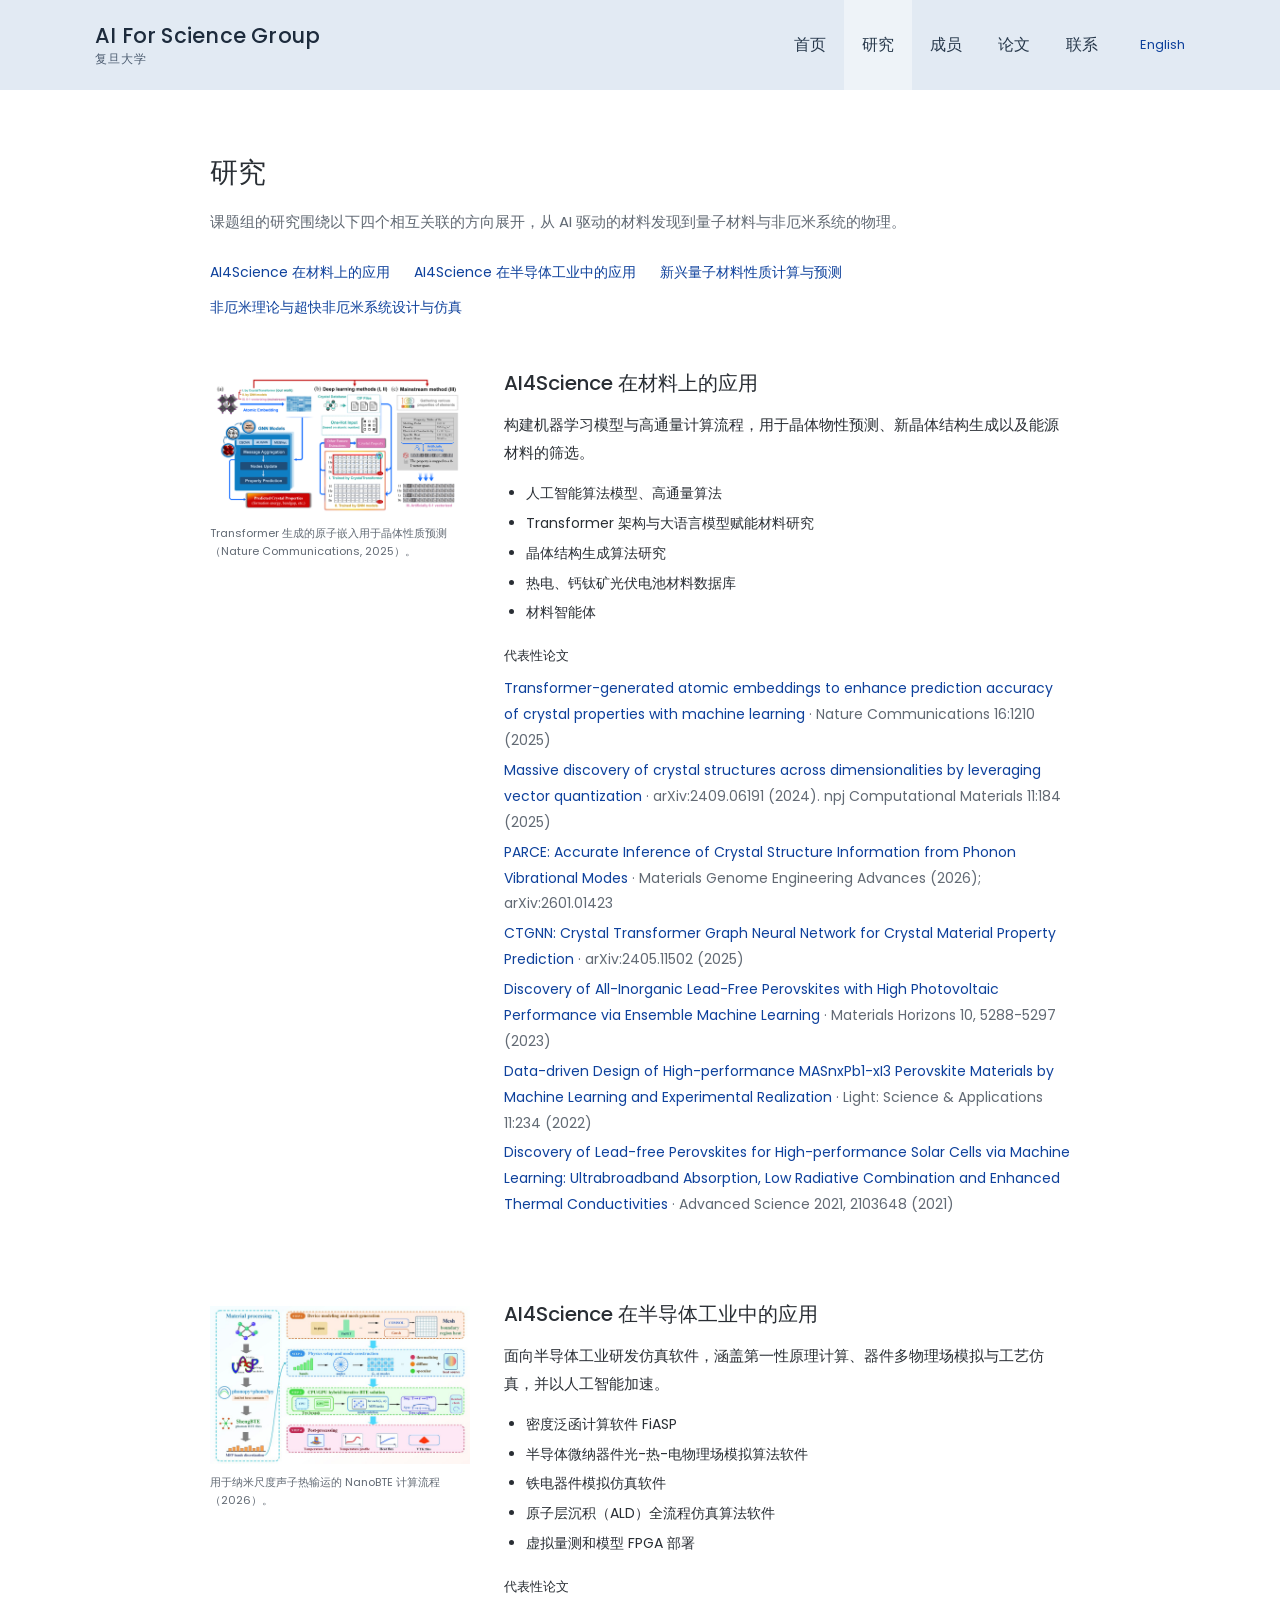
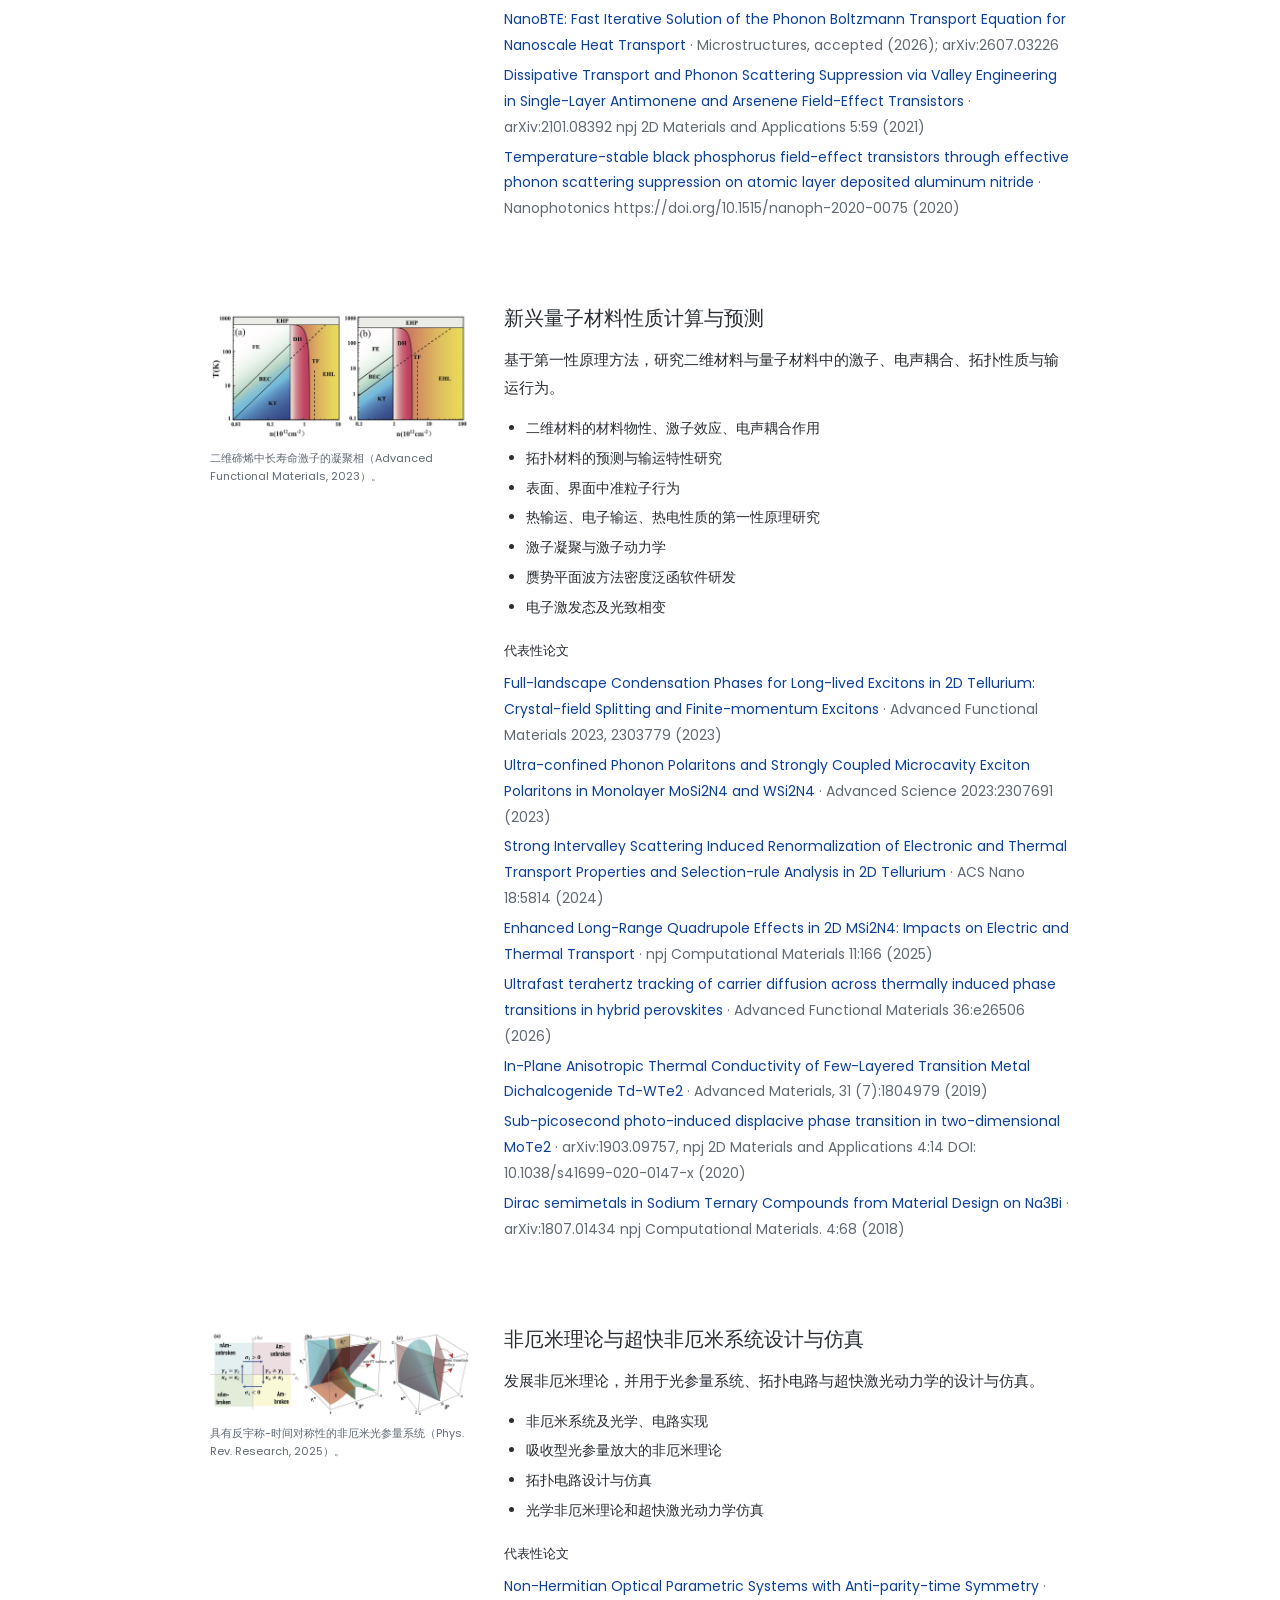
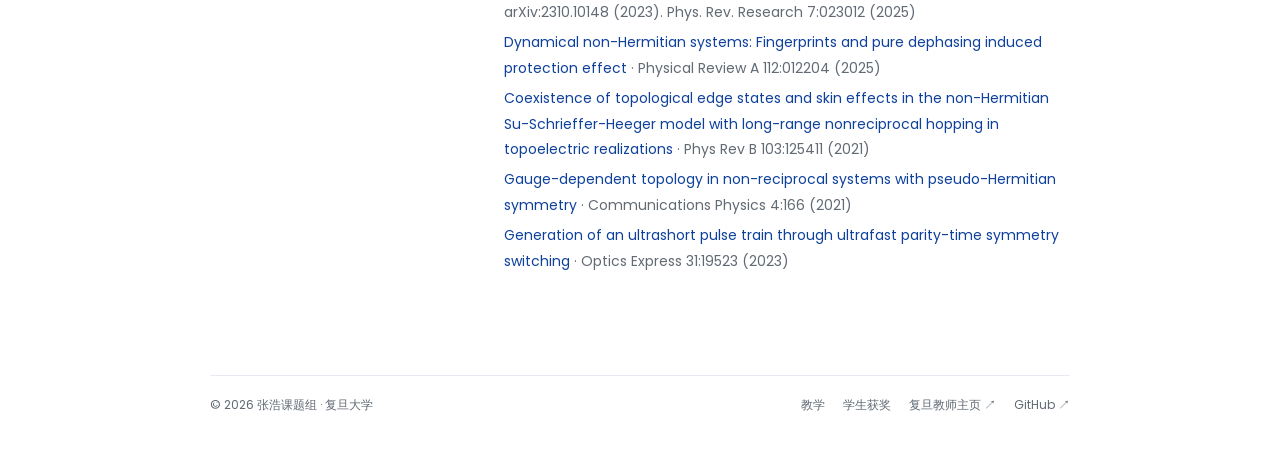
<file: zh/research/index.html>
<!doctype html>
<html lang="zh-CN">
<head>
  <meta charset="utf-8">
  <meta name="viewport" content="width=device-width, initial-scale=1">
  <title>研究 · 张浩 · 复旦大学</title>
  <meta name="description" content="复旦大学张浩课题组：人工智能赋能材料与半导体、新兴量子材料计算、非厄米光学系统。">
  <meta name="theme-color" content="#e2eaf3">
  <meta property="og:type" content="website">
  <meta property="og:title" content="研究 · 张浩 · 复旦大学">
  <meta property="og:description" content="复旦大学张浩课题组：人工智能赋能材料与半导体、新兴量子材料计算、非厄米光学系统。">
  <link rel="alternate" hreflang="en" href="https://fduai4s.github.io/research/">
  <link rel="alternate" hreflang="zh-CN" href="https://fduai4s.github.io/zh/research/">
  <link rel="canonical" href="https://fduai4s.github.io/zh/research/">
  <meta property="og:url" content="https://fduai4s.github.io/zh/research/">
  <meta property="og:image" content="https://fduai4s.github.io/images/hero2.png">
  <link rel="icon" href="/favicon.svg" type="image/svg+xml">
  <link rel="stylesheet" href="/assets/css/site.css">
</head>
<body class="page-research">
  <a class="skip-link" href="#main-content">跳到正文</a>
  <header class="site-header">
    <div class="header-inner">
      <a class="site-identity" href="/zh/">
        <span class="identity-name">AI For Science Group</span>
        <span class="identity-sub">复旦大学</span>
      </a>
      <nav class="primary-navigation" aria-label="主导航">
        <a href="/zh/">首页</a>
        <a href="/zh/research/" aria-current="page">研究</a>
        <a href="/zh/member/">成员</a>
        <a href="/zh/publications/">论文</a>
        <a href="/zh/contact/">联系</a>
      </nav>
      <a class="language-switch" href="/research/" lang="en" hreflang="en" aria-label="Switch to English">English</a>
    </div>
  </header>

<main id="main-content" class="site-container site-main">
  <h1>研究</h1>
  <p class="page-description">课题组的研究围绕以下四个相互关联的方向展开，从 AI 驱动的材料发现到量子材料与非厄米系统的物理。</p>
  <nav class="section-nav" aria-label="研究"><a href="#ai-materials">AI4Science 在材料上的应用</a> <a href="#ai-semiconductors">AI4Science 在半导体工业中的应用</a> <a href="#quantum-materials">新兴量子材料性质计算与预测</a> <a href="#non-hermitian">非厄米理论与超快非厄米系统设计与仿真</a></nav>
  <section class="research-area" id="ai-materials">
    <figure>
      <img src="/images/papers/nc2025.png" alt="Transformer 生成的原子嵌入用于晶体性质预测（Nature Communications, 2025）。">
      <figcaption>Transformer 生成的原子嵌入用于晶体性质预测（Nature Communications, 2025）。</figcaption>
    </figure>
    <div>
      <h2>AI4Science 在材料上的应用</h2>
      <p class="lead">构建机器学习模型与高通量计算流程，用于晶体物性预测、新晶体结构生成以及能源材料的筛选。</p>
      <ul>
      <li>人工智能算法模型、高通量算法</li>
      <li>Transformer 架构与大语言模型赋能材料研究</li>
      <li>晶体结构生成算法研究</li>
      <li>热电、钙钛矿光伏电池材料数据库</li>
      <li>材料智能体</li>
      </ul>
      <p class="work-heading">代表性论文</p>
      <ul class="work-list">
        <li><a href="/zh/publications/#J140">Transformer-generated atomic embeddings to enhance prediction accuracy of crystal properties with machine learning</a> <span>· Nature Communications 16:1210 (2025)</span></li>
        <li><a href="/zh/publications/#J138">Massive discovery of crystal structures across dimensionalities by leveraging vector quantization</a> <span>· arXiv:2409.06191 (2024). npj Computational Materials 11:184 (2025)</span></li>
        <li><a href="/zh/publications/#J147">PARCE: Accurate Inference of Crystal Structure Information from Phonon Vibrational Modes</a> <span>· Materials Genome Engineering Advances (2026); arXiv:2601.01423</span></li>
        <li><a href="/zh/publications/#J135">CTGNN: Crystal Transformer Graph Neural Network for Crystal Material Property Prediction</a> <span>· arXiv:2405.11502 (2025)</span></li>
        <li><a href="/zh/publications/#J123">Discovery of All-Inorganic Lead-Free Perovskites with High Photovoltaic Performance via Ensemble Machine Learning</a> <span>· Materials Horizons 10, 5288-5297 (2023)</span></li>
        <li><a href="/zh/publications/#J111">Data-driven Design of High-performance MASnxPb1-xI3 Perovskite Materials by Machine Learning and Experimental Realization</a> <span>· Light: Science &amp; Applications 11:234 (2022)</span></li>
        <li><a href="/zh/publications/#J102">Discovery of Lead-free Perovskites for High-performance Solar Cells via Machine Learning: Ultrabroadband Absorption, Low Radiative Combination and Enhanced Thermal Conductivities</a> <span>· Advanced Science 2021, 2103648 (2021)</span></li>
      </ul>
    </div>
  </section>
  <section class="research-area" id="ai-semiconductors">
    <figure>
      <img src="/images/papers/nanobte2026.jpg" alt="用于纳米尺度声子热输运的 NanoBTE 计算流程（2026）。">
      <figcaption>用于纳米尺度声子热输运的 NanoBTE 计算流程（2026）。</figcaption>
    </figure>
    <div>
      <h2>AI4Science 在半导体工业中的应用</h2>
      <p class="lead">面向半导体工业研发仿真软件，涵盖第一性原理计算、器件多物理场模拟与工艺仿真，并以人工智能加速。</p>
      <ul>
      <li>密度泛函计算软件 FiASP</li>
      <li>半导体微纳器件光-热-电物理场模拟算法软件</li>
      <li>铁电器件模拟仿真软件</li>
      <li>原子层沉积（ALD）全流程仿真算法软件</li>
      <li>虚拟量测和模型 FPGA 部署</li>
      </ul>
      <p class="work-heading">代表性论文</p>
      <ul class="work-list">
        <li><a href="/zh/publications/#J146">NanoBTE: Fast Iterative Solution of the Phonon Boltzmann Transport Equation for Nanoscale Heat Transport</a> <span>· Microstructures, accepted (2026); arXiv:2607.03226</span></li>
        <li><a href="/zh/publications/#J96">Dissipative Transport and Phonon Scattering Suppression via Valley Engineering in Single-Layer Antimonene and Arsenene Field-Effect Transistors</a> <span>· arXiv:2101.08392 npj 2D Materials and Applications 5:59 (2021)</span></li>
        <li><a href="/zh/publications/#J83">Temperature-stable black phosphorus field-effect transistors through effective phonon scattering suppression on atomic layer deposited aluminum nitride</a> <span>· Nanophotonics https://doi.org/10.1515/nanoph-2020-0075 (2020)</span></li>
      </ul>
    </div>
  </section>
  <section class="research-area" id="quantum-materials">
    <figure>
      <img src="/images/papers/afm2023.jpg" alt="二维碲烯中长寿命激子的凝聚相（Advanced Functional Materials, 2023）。">
      <figcaption>二维碲烯中长寿命激子的凝聚相（Advanced Functional Materials, 2023）。</figcaption>
    </figure>
    <div>
      <h2>新兴量子材料性质计算与预测</h2>
      <p class="lead">基于第一性原理方法，研究二维材料与量子材料中的激子、电声耦合、拓扑性质与输运行为。</p>
      <ul>
      <li>二维材料的材料物性、激子效应、电声耦合作用</li>
      <li>拓扑材料的预测与输运特性研究</li>
      <li>表面、界面中准粒子行为</li>
      <li>热输运、电子输运、热电性质的第一性原理研究</li>
      <li>激子凝聚与激子动力学</li>
      <li>赝势平面波方法密度泛函软件研发</li>
      <li>电子激发态及光致相变</li>
      </ul>
      <p class="work-heading">代表性论文</p>
      <ul class="work-list">
        <li><a href="/zh/publications/#J122">Full-landscape Condensation Phases for Long-lived Excitons in 2D Tellurium: Crystal-field Splitting and Finite-momentum Excitons</a> <span>· Advanced Functional Materials 2023, 2303779 (2023)</span></li>
        <li><a href="/zh/publications/#J125">Ultra-confined Phonon Polaritons and Strongly Coupled Microcavity Exciton Polaritons in Monolayer MoSi2N4 and WSi2N4</a> <span>· Advanced Science 2023:2307691 (2023)</span></li>
        <li><a href="/zh/publications/#J130">Strong Intervalley Scattering Induced Renormalization of Electronic and Thermal Transport Properties and Selection-rule Analysis in 2D Tellurium</a> <span>· ACS Nano 18:5814 (2024)</span></li>
        <li><a href="/zh/publications/#J137">Enhanced Long-Range Quadrupole Effects in 2D MSi2N4: Impacts on Electric and Thermal Transport</a> <span>· npj Computational Materials 11:166 (2025)</span></li>
        <li><a href="/zh/publications/#J144">Ultrafast terahertz tracking of carrier diffusion across thermally induced phase transitions in hybrid perovskites</a> <span>· Advanced Functional Materials 36:e26506 (2026)</span></li>
        <li><a href="/zh/publications/#J70">In-Plane Anisotropic Thermal Conductivity of Few-Layered Transition Metal Dichalcogenide Td-WTe2</a> <span>· Advanced Materials, 31 (7):1804979 (2019)</span></li>
        <li><a href="/zh/publications/#J82">Sub-picosecond photo-induced displacive phase transition in two-dimensional MoTe2</a> <span>· arXiv:1903.09757, npj 2D Materials and Applications 4:14 DOI: 10.1038/s41699-020-0147-x (2020)</span></li>
        <li><a href="/zh/publications/#J65">Dirac semimetals in Sodium Ternary Compounds from Material Design on Na3Bi</a> <span>· arXiv:1807.01434 npj Computational Materials. 4:68 (2018)</span></li>
      </ul>
    </div>
  </section>
  <section class="research-area" id="non-hermitian">
    <figure>
      <img src="/images/papers/prr2025.jpg" alt="具有反宇称-时间对称性的非厄米光参量系统（Phys. Rev. Research, 2025）。">
      <figcaption>具有反宇称-时间对称性的非厄米光参量系统（Phys. Rev. Research, 2025）。</figcaption>
    </figure>
    <div>
      <h2>非厄米理论与超快非厄米系统设计与仿真</h2>
      <p class="lead">发展非厄米理论，并用于光参量系统、拓扑电路与超快激光动力学的设计与仿真。</p>
      <ul>
      <li>非厄米系统及光学、电路实现</li>
      <li>吸收型光参量放大的非厄米理论</li>
      <li>拓扑电路设计与仿真</li>
      <li>光学非厄米理论和超快激光动力学仿真</li>
      </ul>
      <p class="work-heading">代表性论文</p>
      <ul class="work-list">
        <li><a href="/zh/publications/#J136">Non-Hermitian Optical Parametric Systems with Anti-parity-time Symmetry</a> <span>· arXiv:2310.10148 (2023). Phys. Rev. Research 7:023012 (2025)</span></li>
        <li><a href="/zh/publications/#J141">Dynamical non-Hermitian systems: Fingerprints and pure dephasing induced protection effect</a> <span>· Physical Review A 112:012204 (2025)</span></li>
        <li><a href="/zh/publications/#J94">Coexistence of topological edge states and skin effects in the non-Hermitian Su-Schrieffer-Heeger model with long-range nonreciprocal hopping in topoelectric realizations</a> <span>· Phys Rev B 103:125411 (2021)</span></li>
        <li><a href="/zh/publications/#J93">Gauge-dependent topology in non-reciprocal systems with pseudo-Hermitian symmetry</a> <span>· Communications Physics 4:166 (2021)</span></li>
        <li><a href="/zh/publications/#J119">Generation of an ultrashort pulse train through ultrafast parity-time symmetry switching</a> <span>· Optics Express 31:19523 (2023)</span></li>
      </ul>
    </div>
  </section>
</main>

  <footer class="site-footer">
    <div class="footer-meta">
      <span>© 2026 张浩课题组 · 复旦大学</span>
      <div class="visit-counter" aria-label="访问次数统计">
        <span id="vercount_container_site_pv" style="display: none">总访问 <span id="vercount_value_site_pv"></span></span>
        <span id="vercount_container_page_pv" style="display: none">本页访问 <span id="vercount_value_page_pv"></span></span>
      </div>
    </div>
    <nav aria-label="更多信息">
      <a href="/zh/teaching/">教学</a>
      <a href="/zh/member/#honors">学生获奖</a>
      <a href="https://optics.fudan.edu.cn/2a/11/c39771a469521/page.htm">复旦教师主页 ↗</a>
      <a href="https://github.com/fduai4s">GitHub ↗</a>
    </nav>
  </footer>
  <script defer src="https://events.vercount.one/js"></script>
</body>
</html>
</file>
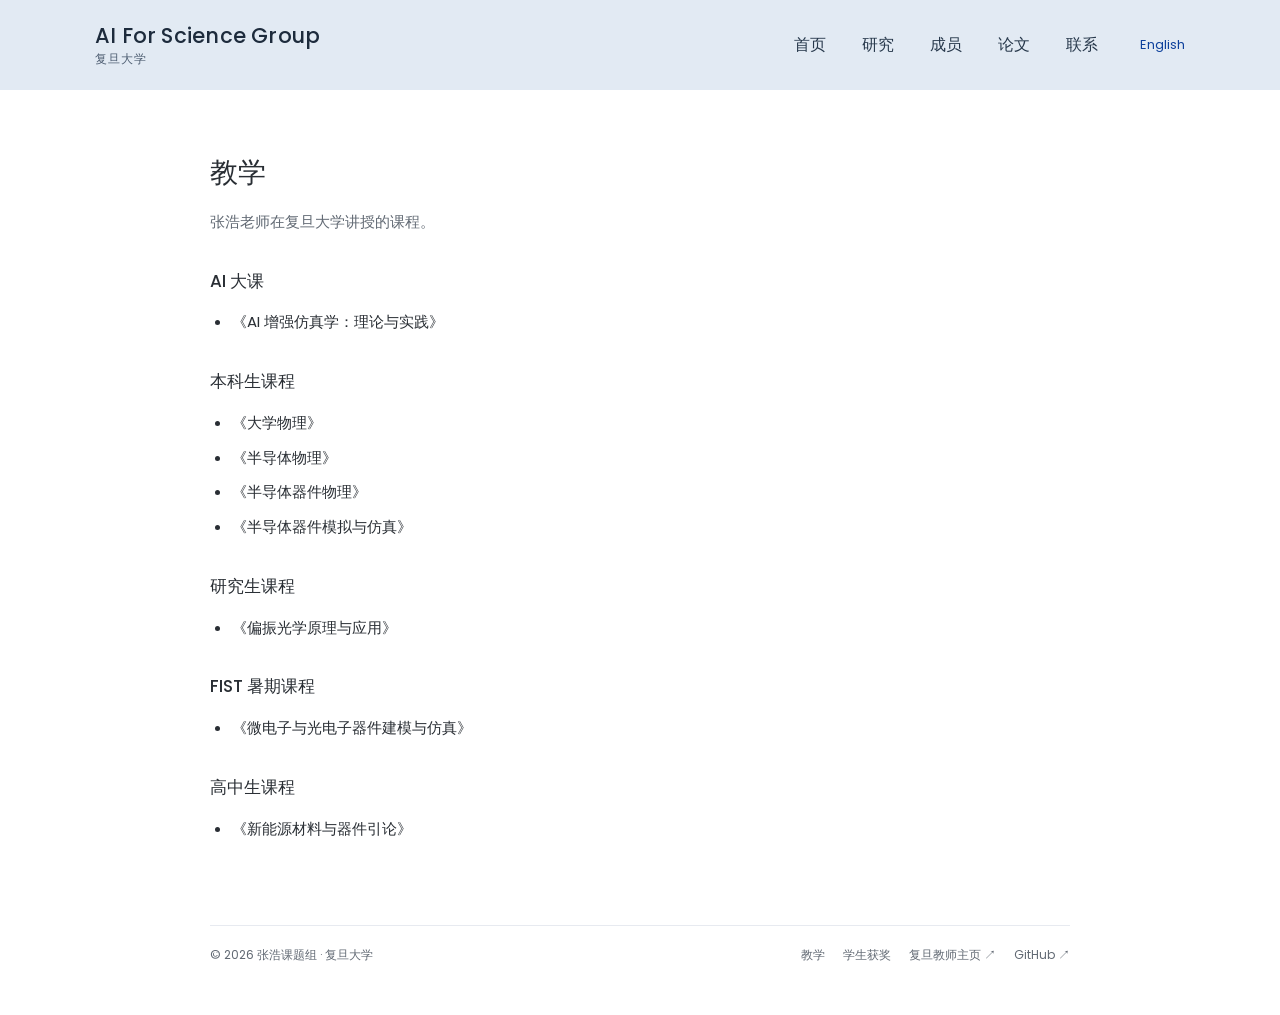
<file: zh/teaching/index.html>
<!doctype html>
<html lang="zh-CN">
<head>
  <meta charset="utf-8">
  <meta name="viewport" content="width=device-width, initial-scale=1">
  <title>教学 · 张浩 · 复旦大学</title>
  <meta name="description" content="复旦大学张浩课题组：人工智能赋能材料与半导体、新兴量子材料计算、非厄米光学系统。">
  <meta name="theme-color" content="#e2eaf3">
  <meta property="og:type" content="website">
  <meta property="og:title" content="教学 · 张浩 · 复旦大学">
  <meta property="og:description" content="复旦大学张浩课题组：人工智能赋能材料与半导体、新兴量子材料计算、非厄米光学系统。">
  <link rel="alternate" hreflang="en" href="https://fduai4s.github.io/teaching/">
  <link rel="alternate" hreflang="zh-CN" href="https://fduai4s.github.io/zh/teaching/">
  <link rel="canonical" href="https://fduai4s.github.io/zh/teaching/">
  <meta property="og:url" content="https://fduai4s.github.io/zh/teaching/">
  <meta property="og:image" content="https://fduai4s.github.io/images/hero2.png">
  <link rel="icon" href="/favicon.svg" type="image/svg+xml">
  <link rel="stylesheet" href="/assets/css/site.css">
</head>
<body class="page-teaching">
  <a class="skip-link" href="#main-content">跳到正文</a>
  <header class="site-header">
    <div class="header-inner">
      <a class="site-identity" href="/zh/">
        <span class="identity-name">AI For Science Group</span>
        <span class="identity-sub">复旦大学</span>
      </a>
      <nav class="primary-navigation" aria-label="主导航">
        <a href="/zh/">首页</a>
        <a href="/zh/research/">研究</a>
        <a href="/zh/member/">成员</a>
        <a href="/zh/publications/">论文</a>
        <a href="/zh/contact/">联系</a>
      </nav>
      <a class="language-switch" href="/teaching/" lang="en" hreflang="en" aria-label="Switch to English">English</a>
    </div>
  </header>

<main id="main-content" class="site-container site-main">
  <h1>教学</h1>
  <p class="page-description">张浩老师在复旦大学讲授的课程。</p>
  <section class="course-group">
  <h2>AI 大课</h2>
  <ul>
    <li>《AI 增强仿真学：理论与实践》</li>
  </ul>
  </section>
  <section class="course-group">
  <h2>本科生课程</h2>
  <ul>
    <li>《大学物理》</li>
    <li>《半导体物理》</li>
    <li>《半导体器件物理》</li>
    <li>《半导体器件模拟与仿真》</li>
  </ul>
  </section>
  <section class="course-group">
  <h2>研究生课程</h2>
  <ul>
    <li>《偏振光学原理与应用》</li>
  </ul>
  </section>
  <section class="course-group">
  <h2>FIST 暑期课程</h2>
  <ul>
    <li>《微电子与光电子器件建模与仿真》</li>
  </ul>
  </section>
  <section class="course-group">
  <h2>高中生课程</h2>
  <ul>
    <li>《新能源材料与器件引论》</li>
  </ul>
  </section>
</main>

  <footer class="site-footer">
    <div class="footer-meta">
      <span>© 2026 张浩课题组 · 复旦大学</span>
      <div class="visit-counter" aria-label="访问次数统计">
        <span id="vercount_container_site_pv" style="display: none">总访问 <span id="vercount_value_site_pv"></span></span>
        <span id="vercount_container_page_pv" style="display: none">本页访问 <span id="vercount_value_page_pv"></span></span>
      </div>
    </div>
    <nav aria-label="更多信息">
      <a href="/zh/teaching/">教学</a>
      <a href="/zh/member/#honors">学生获奖</a>
      <a href="https://optics.fudan.edu.cn/2a/11/c39771a469521/page.htm">复旦教师主页 ↗</a>
      <a href="https://github.com/fduai4s">GitHub ↗</a>
    </nav>
  </footer>
  <script defer src="https://events.vercount.one/js"></script>
</body>
</html>
</file>
<file: assets/css/site.css>
@font-face {
  font-family: Poppins; font-style: normal; font-weight: 300; font-display: swap;
  src: url("../fonts/poppins-light.woff2") format("woff2");
}
@font-face {
  font-family: Poppins; font-style: normal; font-weight: 400; font-display: swap;
  src: url("../fonts/poppins-regular.woff2") format("woff2");
}
@font-face {
  font-family: Poppins; font-style: normal; font-weight: 500 800; font-display: swap;
  src: url("../fonts/poppins-medium.woff2") format("woff2");
}

:root {
  --blue: #0e419c; --ink: #292e34; --muted: #626a74;
  --header: #e2eaf3; --line: #e7eaf0; --tint: #f4f7fb;
}
* { box-sizing: border-box; }
html { scroll-padding-top: 24px; }
body {
  margin: 0; background: #fff; color: var(--ink);
  font-family: Poppins, "Helvetica Neue", Arial, "PingFang SC", "Microsoft YaHei", sans-serif;
  font-size: 15px; font-weight: 300; line-height: 1.65;
  -webkit-font-smoothing: antialiased;
}
html[lang="zh-CN"] body {
  font-family: Poppins, "PingFang SC", "Hiragino Sans GB", "Microsoft YaHei", "Noto Sans CJK SC", sans-serif;
  font-weight: 400; line-height: 1.85;
}
a { color: var(--blue); text-decoration: none; }
a:hover { text-decoration: underline; text-underline-offset: 3px; }
a:focus-visible, button:focus-visible, input:focus-visible, select:focus-visible, summary:focus-visible {
  outline: 2px solid var(--blue); outline-offset: 4px;
}
img { max-width: 100%; height: auto; }
button, input, select { font: inherit; }
h1, h2, h3, strong, b { font-weight: 500; }
h1 { font-size: 28px; line-height: 1.35; margin: 0 0 34px; }
h2 { font-size: 21px; line-height: 1.4; margin: 48px 0 20px; }
h3 { font-size: 16px; line-height: 1.5; margin: 28px 0 12px; }
p { margin: 0 0 20px; }
ul, ol { padding-left: 22px; }
li { margin-bottom: 7px; }
sub { line-height: 0; }

/* Header */
.site-header { background: var(--header); }
.header-inner {
  max-width: 1090px; min-height: 90px; margin: 0 auto;
  display: flex; align-items: center; justify-content: space-between; gap: 24px;
}
.site-identity { display: flex; flex-direction: column; justify-content: center; color: #1d2b3c; line-height: 1.25; }
.site-identity:hover { text-decoration: none; }
.identity-name { font-size: 21px; font-weight: 500; letter-spacing: .01em; }
.identity-name span { margin-left: 8px; font-weight: 400; color: #3b4c61; }
.identity-sub { margin-top: 3px; font-size: 11.5px; color: #4d5d71; letter-spacing: .04em; text-transform: uppercase; }
html[lang="zh-CN"] .identity-sub { text-transform: none; letter-spacing: .08em; }
.primary-navigation { display: flex; align-items: stretch; align-self: stretch; margin-left: auto; }
.primary-navigation a {
  display: flex; align-items: center; padding: 0 18px;
  color: #27384b; font-size: 16px; font-weight: 400;
}
.primary-navigation a:hover { background: #ffffff38; text-decoration: none; }
.primary-navigation a[aria-current="page"] { background: #ffffff66; }
.language-switch { flex: 0 0 auto; color: var(--blue); font-size: 13px; white-space: nowrap; }

/* Layout */
.site-container { width: min(860px, calc(100% - 48px)); margin: 0 auto; }
.site-main { padding-top: 64px; }
.page-description { color: var(--muted); margin-top: -18px; margin-bottom: 34px; }
.site-footer {
  width: min(860px, calc(100% - 48px)); margin: 82px auto 28px;
  padding-top: 18px; border-top: 1px solid var(--line);
  display: flex; justify-content: space-between; gap: 16px;
  color: var(--muted); font-size: 12px;
}
.site-footer nav { display: flex; flex-wrap: wrap; gap: 18px; }
.site-footer a { color: var(--muted); }
.visit-counter {
  min-height: 1.6em; margin-top: 4px; font-size: 11px; font-weight: 400;
  line-height: 1.6; font-variant-numeric: tabular-nums;
}
.visit-counter > span { white-space: nowrap; }
.visit-counter > span + span::before { content: " · "; white-space: pre; }

/* Home */
.home-hero { margin: 0 0 38px; }
.home-hero img { display: block; width: 100%; height: auto; }
.home-introduction p { margin-bottom: 21px; }
.home-introduction p:last-child { margin-top: 30px; }
.home-news { margin-top: 46px; }
.home-news h2 { margin: 0 0 22px; }
.news-list { list-style: none; margin: 0; padding: 0; }
.news-item { display: grid; grid-template-columns: 90px minmax(0, 1fr); gap: 22px; margin: 0 0 16px; }
.news-date { padding-top: 2px; color: var(--muted); font-size: 12px; white-space: nowrap; }
.news-text { min-width: 0; font-size: 14px; line-height: 1.8; overflow-wrap: break-word; }
.more-link { display: inline-block; margin-top: 6px; font-size: 12px; }

/* Research */
.research-area { display: grid; grid-template-columns: 260px minmax(0, 1fr); gap: 34px; margin: 48px 0 64px; align-items: start; scroll-margin-top: 24px; }
.research-area figure { margin: 6px 0 0; }
.research-area figure img { display: block; width: 100%; max-height: 240px; object-fit: contain; }
.research-area figcaption { margin-top: 10px; font-size: 11px; line-height: 1.6; color: var(--muted); }
.research-area h2 { font-size: 20px; margin: 0 0 14px; }
.research-area .lead { margin-bottom: 14px; }
.research-area ul { margin: 0 0 18px; font-size: 14px; }
.research-area ul li { margin-bottom: 4px; }
.work-list { margin: 0; padding: 0; list-style: none; font-size: 13px; }
.work-list li { margin-bottom: 7px; }
.work-list span { color: var(--muted); }
.work-heading { margin: 0 0 8px; font-size: 13px; font-weight: 500; }
.section-nav { display: flex; flex-wrap: wrap; gap: 10px 24px; margin: -10px 0 30px; font-size: 14px; }

/* Member */
.person-header { display: grid; grid-template-columns: 180px minmax(0, 1fr); gap: 32px; align-items: center; margin-bottom: 32px; }
.person-photo { display: block; width: 180px; height: 180px; object-fit: cover; border-radius: 6px; }
.person-heading h1 { margin: 0 0 9px; font-size: 27px; }
.person-name-zh { display: inline-block; margin-left: 8px; font-size: 19px; font-weight: 300; }
.person-heading p { margin: 0 0 4px; font-size: 13px; }
.person-affiliation { color: var(--muted); }
.person-links { display: flex; flex-wrap: wrap; gap: 4px 18px; margin-top: 10px; font-size: 12.5px; }
.person-bio { max-width: 760px; }
.plain-list { list-style: none; padding: 0; font-size: 13.5px; }
.plain-list li { display: grid; grid-template-columns: 52px minmax(0, 1fr); gap: 14px; margin-bottom: 9px; }
.plain-list .year { color: var(--muted); font-size: 12px; padding-top: 1px; }
.summary-list { margin: 0 0 30px; padding: 18px 22px 12px 40px; background: var(--tint); border-radius: 6px; font-size: 13.5px; }
.summary-list li { margin-bottom: 6px; }
.timeline-year { margin: 30px 0 12px; font-size: 15px; color: var(--ink); }
.member-section > h2 { margin-top: 64px; padding-bottom: 8px; border-bottom: 1px solid var(--line); }
.people-grid { display: grid; grid-template-columns: repeat(4, minmax(0, 1fr)); gap: 20px 22px; margin-bottom: 8px; }
.member-card { padding: 14px 16px; border: 1px solid var(--line); border-radius: 6px; }
.member-card h4 { margin: 0 0 2px; font-size: 14px; font-weight: 400; }
.member-card h4 span { margin-left: 6px; color: var(--muted); font-weight: 300; }
.member-card p { margin: 0; font-size: 11.5px; line-height: 1.6; color: var(--muted); }
.table-scroll { overflow-x: auto; }
table { width: 100%; border-collapse: collapse; font-size: 13px; }
th, td { text-align: left; padding: 10px 10px; border-bottom: 1px solid var(--line); vertical-align: top; }
th { font-weight: 500; font-size: 12px; color: var(--muted); }
td.name { white-space: nowrap; }
td.name span { display: block; color: var(--muted); font-size: 12px; }
td ul { margin: 0; padding: 0; list-style: none; }
td li { margin: 0 0 2px; }

/* Publications */
.publication-intro { margin: -16px 0 30px; color: var(--muted); font-size: 13px; }
.selected-entry { display: grid; grid-template-columns: 230px minmax(0, 1fr); gap: 28px; align-items: start; padding: 0 0 26px; margin-bottom: 26px; border-bottom: 1px solid var(--line); }
.selected-entry:last-child { border-bottom: 0; }
.selected-thumb img { display: block; width: 100%; height: 150px; object-fit: contain; background: var(--tint); border-radius: 4px; }
.publication-filters { display: grid; grid-template-columns: minmax(160px, 1fr) 150px 130px auto; align-items: end; gap: 14px; margin-top: 10px; }
.publication-filters label { display: block; margin-bottom: 6px; color: var(--muted); font-size: 12px; }
.publication-filters input[type="search"], .publication-filters select {
  width: 100%; min-width: 0; height: 42px; padding: 8px 10px;
  border: 1px solid #c8d0dc; border-radius: 4px; background: #fff; color: var(--ink); font-size: 13px;
}
.filter-check { display: flex; align-items: center; gap: 8px; height: 42px; font-size: 13px; white-space: nowrap; }
.filter-check label { margin: 0; color: var(--ink); font-size: 13px; }
.publication-count { margin: 14px 0 10px; color: var(--muted); font-size: 12px; }
.publication-empty { margin: 34px 0 64px; }
.pub-section > h2, .publication-year > h2 { margin: 44px 0 22px; padding-bottom: 8px; border-bottom: 1px solid var(--line); font-size: 21px; }
.publication-year > h2 { font-size: 18px; }
.publication { margin-bottom: 26px; scroll-margin-top: 24px; }
.publication-title { margin: 0 0 6px; font-size: 15px; line-height: 1.6; font-weight: 400; }
.publication-id { color: var(--muted); font-size: 12px; font-weight: 300; margin-right: 4px; }
.publication-authors, .publication-venue { margin: 0 0 4px; font-size: 13px; line-height: 1.7; }
.publication-authors strong { font-weight: 500; }
.publication-venue { color: var(--muted); }
.publication-notes { list-style: none; padding: 0; margin: 5px 0 0; font-size: 11.5px; color: var(--muted); }
.publication-notes li { display: inline; margin: 0; }
.publication-notes li + li::before { content: " · "; padding-inline: 4px; }
.publication-notes .badge { color: #8a4b00; }
.publication-figure { margin-top: 6px; font-size: 12px; }
.publication-figure summary { cursor: pointer; color: var(--blue); }
.publication-figure img { display: block; max-width: min(520px, 100%); max-height: 360px; object-fit: contain; margin: 12px 0 4px; }
html[lang="zh-CN"] .publication-title, html[lang="zh-CN"] .publication-authors, html[lang="zh-CN"] .publication-venue { line-height: 1.7; }

/* Contact & teaching */
.contact-list { margin: 0 0 36px; }
.contact-list dt { margin-top: 20px; font-size: 12px; color: var(--muted); }
.contact-list dd { margin: 4px 0 0; }
.course-group h2 { font-size: 17px; margin: 34px 0 10px; }

/* Utilities */
.visually-hidden, .skip-link:not(:focus) {
  position: absolute; width: 1px; height: 1px; padding: 0; margin: -1px;
  overflow: hidden; clip: rect(0, 0, 0, 0); white-space: nowrap; border: 0;
}
.skip-link:focus { display: block; padding: 10px 20px; background: #fff; }
[hidden] { display: none !important; }

@media (max-width: 1150px) { .header-inner { margin-inline: 32px; } }
@media (max-width: 900px) { .people-grid { grid-template-columns: repeat(3, minmax(0, 1fr)); } }
@media (min-width: 761px) and (max-width: 980px) {
  .header-inner { margin-inline: 24px; gap: 12px; }
  .primary-navigation a { padding-inline: 10px; font-size: 14px; }
  .identity-name { font-size: 19px; }
}
@media (max-width: 760px) {
  .header-inner { min-height: 72px; margin-inline: 24px; gap: 10px; flex-wrap: wrap; padding-top: 14px; }
  .site-identity { order: 0; margin-right: auto; }
  .language-switch { order: 1; }
  .primary-navigation { order: 2; width: 100%; margin-left: -14px; padding-bottom: 8px; flex-wrap: wrap; }
  .primary-navigation a { padding: 9px 14px; font-size: 14px; }
  .site-main { padding-top: 32px; }
  h1 { font-size: 25px; margin-bottom: 28px; }
  h2 { font-size: 20px; }
  .research-area { grid-template-columns: 1fr; gap: 20px; margin: 38px 0 50px; }
  .research-area figure { max-width: 360px; }
  .selected-entry { grid-template-columns: 1fr; gap: 14px; }
  .selected-thumb img { height: auto; max-height: 200px; }
  .site-footer { margin-top: 54px; flex-direction: column; gap: 10px; }
  .publication-filters { grid-template-columns: 1fr 1fr; gap: 10px; }
  .publication-search { grid-column: 1 / -1; }
}
@media (max-width: 540px) {
  .news-item { grid-template-columns: 66px minmax(0, 1fr); gap: 14px; margin-bottom: 18px; }
  .news-date { font-size: 11px; padding-top: 3px; }
  .news-text { font-size: 13px; }
  .people-grid { grid-template-columns: repeat(2, minmax(0, 1fr)); gap: 12px; }
  .person-header { grid-template-columns: 110px minmax(0, 1fr); gap: 20px; align-items: start; }
  .person-photo { width: 110px; height: 110px; }
  .person-heading h1 { font-size: 22px; }
  .person-name-zh { font-size: 16px; margin-left: 0; display: block; }
}
@media (max-width: 420px) {
  .site-container, .site-footer { width: calc(100% - 36px); }
  .header-inner { margin-inline: 18px; }
}
.link-button { border: 0; padding: 0; color: var(--blue); background: none; cursor: pointer; text-decoration: underline; }
</file>
